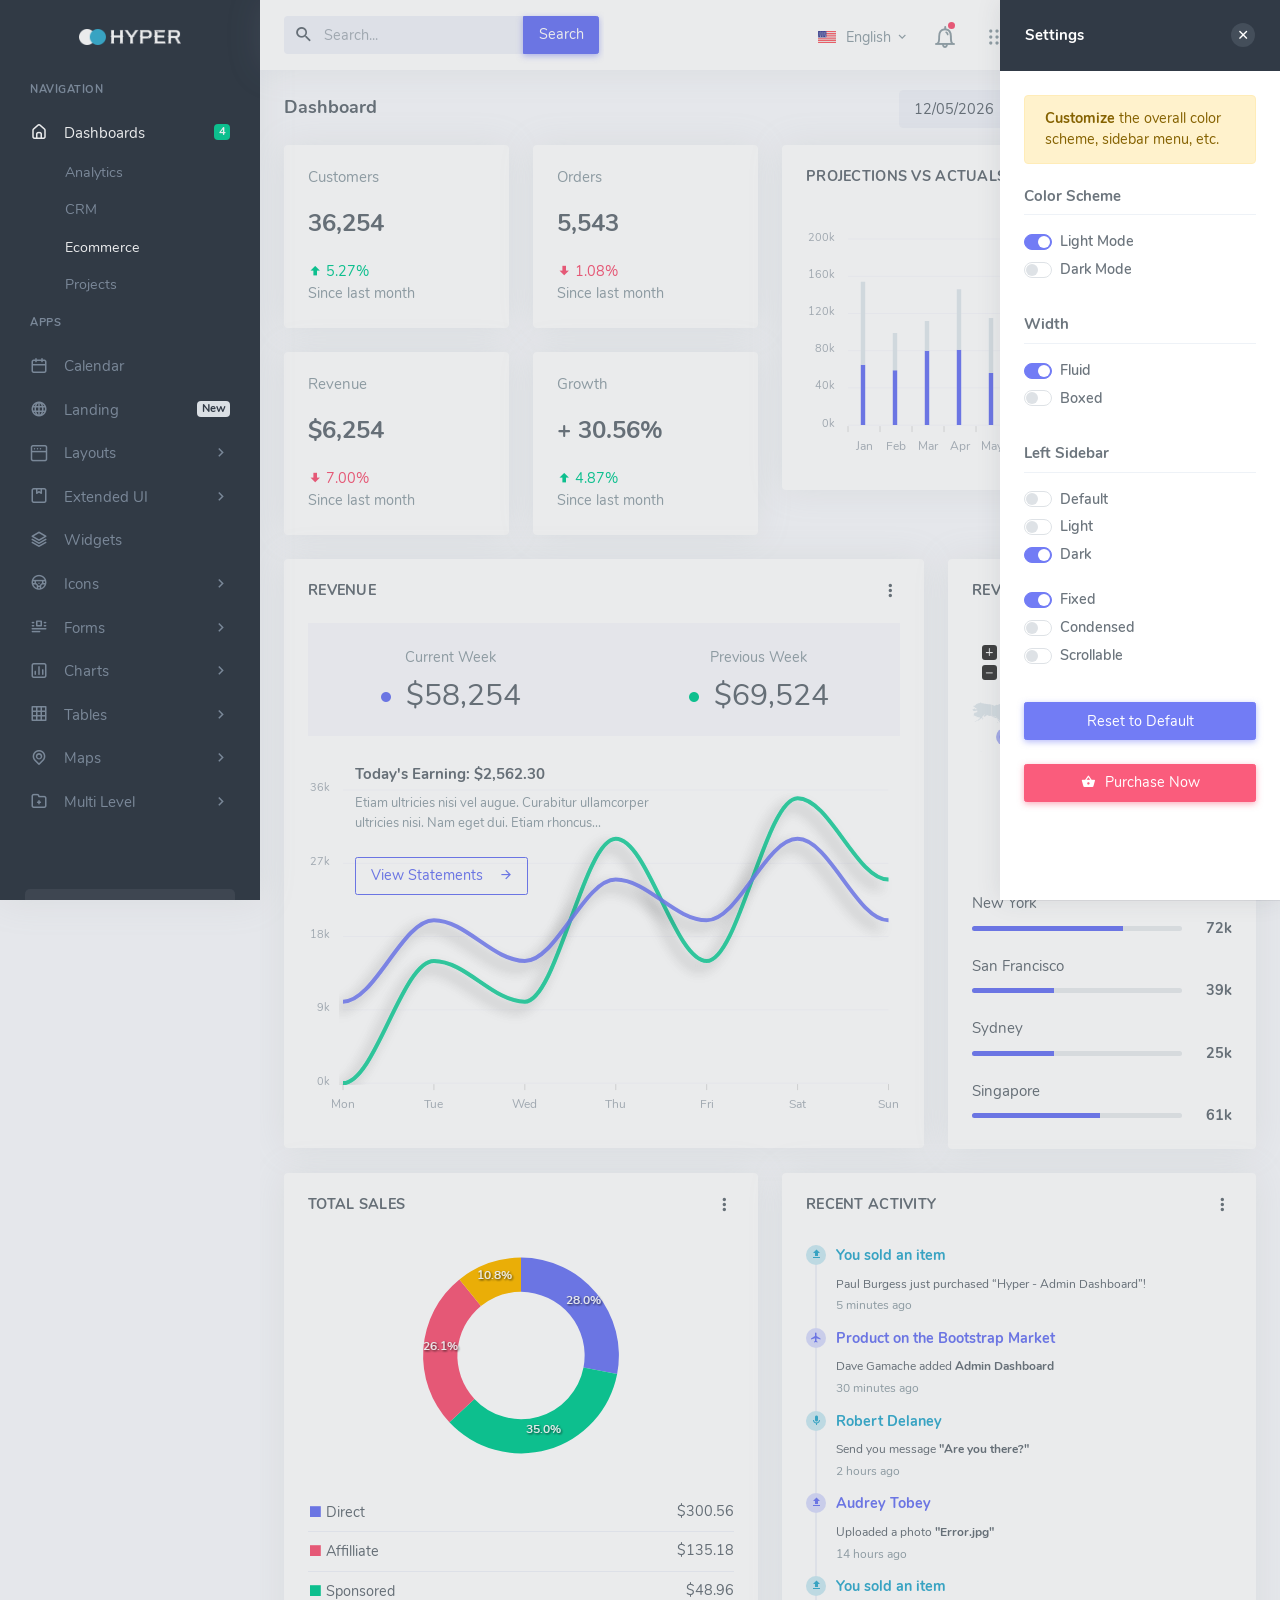
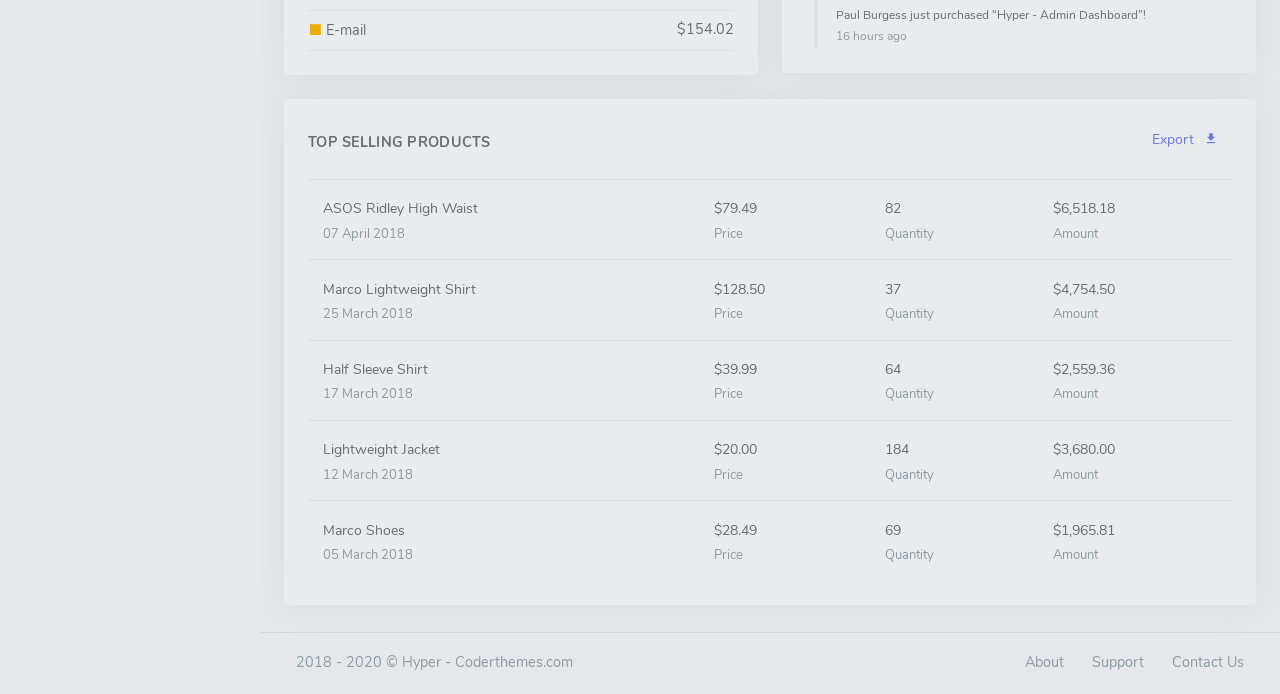
<file: index.html>
<!DOCTYPE html>
    <html lang="en">

    <head>
        <meta charset="utf-8" />
        <title>Hyper - Responsive Bootstrap 4 Admin Dashboard</title>
        <meta name="viewport" content="width=device-width, initial-scale=1.0">
        <meta content="A fully featured admin theme which can be used to build CRM, CMS, etc." name="description" />
        <meta content="Coderthemes" name="author" />
        <!-- App favicon -->
        <link rel="shortcut icon" href="assets/images/favicon.ico">

        <!-- third party css -->
        <link href="assets/css/vendor/jquery-jvectormap-1.2.2.css" rel="stylesheet" type="text/css" />
        <!-- third party css end -->

        <!-- App css -->
        <link href="assets/css/icons.min.css" rel="stylesheet" type="text/css" />
        <link href="assets/css/app.min.css" rel="stylesheet" type="text/css" id="light-style" />
        <link href="assets/css/app-dark.min.css" rel="stylesheet" type="text/css" id="dark-style" />

    </head>

    <body class="loading" data-layout-config='{"leftSideBarTheme":"dark","layoutBoxed":false, "leftSidebarCondensed":false, "leftSidebarScrollable":false,"darkMode":false, "showRightSidebarOnStart": true}'>
        <!-- Begin page -->
        <div class="wrapper">
            <!-- ========== Left Sidebar Start ========== -->
            <div class="left-side-menu">
    
                <!-- LOGO -->
                <a href="index.html" class="logo text-center logo-light">
                    <span class="logo-lg">
                        <img src="assets/images/logo.png" alt="" height="16">
                    </span>
                    <span class="logo-sm">
                        <img src="assets/images/logo_sm.png" alt="" height="16">
                    </span>
                </a>

                <!-- LOGO -->
                <a href="index.html" class="logo text-center logo-dark">
                    <span class="logo-lg">
                        <img src="assets/images/logo-dark.png" alt="" height="16">
                    </span>
                    <span class="logo-sm">
                        <img src="assets/images/logo_sm_dark.png" alt="" height="16">
                    </span>
                </a>
    
                <div class="h-100" id="left-side-menu-container" data-simplebar>

                    <!--- Sidemenu -->
                    <ul class="metismenu side-nav">

                        <li class="side-nav-title side-nav-item">Navigation</li>

                        <li class="side-nav-item">
                            <a href="javascript: void(0);" class="side-nav-link">
                                <i class="uil-home-alt"></i>
                                <span class="badge badge-success float-right">4</span>
                                <span> Dashboards </span>
                            </a>
                            <ul class="side-nav-second-level" aria-expanded="false">
                                <li>
                                    <a href="dashboard-analytics.html">Analytics</a>
                                </li>
                                <li>
                                    <a href="dashboard-crm.html">CRM</a>
                                </li>
                                <li>
                                    <a href="index.html">Ecommerce</a>
                                </li>
                                <li>
                                    <a href="dashboard-projects.html">Projects</a>
                                </li>
                            </ul>
                        </li>

                        <li class="side-nav-title side-nav-item">Apps</li>

                        <li class="side-nav-item">
                            <a href="apps-calendar.html" class="side-nav-link">
                                <i class="uil-calender"></i>
                                <span> Calendar </span>
                            </a>
                        </li>

                        <li class="side-nav-item">
                            <a href="landing.html" target="_blank" class="side-nav-link">
                                <i class="uil-globe"></i>
                                <span class="badge badge-light float-right">New</span>
                                <span> Landing </span>
                            </a>
                        </li>

                        <li class="side-nav-item">
                            <a href="javascript: void(0);" class="side-nav-link">
                                <i class="uil-window"></i>
                                <span> Layouts </span>
                                <span class="menu-arrow"></span>
                            </a>
                            <ul class="side-nav-second-level" aria-expanded="false">
                                <li>
                                    <a href="layouts-horizontal.html">Horizontal</a>
                                </li>
                                <li>
                                    <a href="layouts-detached.html">Detached</a>
                                </li>
                            </ul>
                        </li>
             
            
                        <li class="side-nav-item">
                            <a href="javascript: void(0);" class="side-nav-link">
                                <i class="uil-package"></i>
                                <span> Extended UI </span>
                                <span class="menu-arrow"></span>
                            </a>
                            <ul class="side-nav-second-level" aria-expanded="false">
                                <li>
                                    <a href="extended-dragula.html">Dragula</a>
                                </li>
                                <li>
                                    <a href="extended-range-slider.html">Range Slider</a>
                                </li>
                                <li>
                                    <a href="extended-ratings.html">Ratings</a>
                                </li>
                                <li>
                                    <a href="extended-scrollbar.html">Scrollbar</a>
                                </li>
                                <li>
                                    <a href="extended-scrollspy.html">Scrollspy</a>
                                </li>
                            </ul>
                        </li>

                        <li class="side-nav-item">
                            <a href="widgets.html" class="side-nav-link">
                                <i class="uil-layer-group"></i>
                                <span> Widgets </span>
                            </a>
                        </li>

                        <li class="side-nav-item">
                            <a href="javascript: void(0);" class="side-nav-link">
                                <i class="uil-streering"></i>
                                <span> Icons </span>
                                <span class="menu-arrow"></span>
                            </a>
                            <ul class="side-nav-second-level" aria-expanded="false">
                                <li>
                                    <a href="icons-dripicons.html">Dripicons</a>
                                </li>
                                <li>
                                    <a href="icons-mdi.html">Material Design</a>
                                </li>
                                <li>
                                    <a href="icons-unicons.html">Unicons</a>
                                </li>
                            </ul>
                        </li>

                        <li class="side-nav-item">
                            <a href="javascript: void(0);" class="side-nav-link">
                                <i class="uil-document-layout-center"></i>
                                <span> Forms </span>
                                <span class="menu-arrow"></span>
                            </a>
                            <ul class="side-nav-second-level" aria-expanded="false">
                                <li>
                                    <a href="form-elements.html">Basic Elements</a>
                                </li>
                                <li>
                                    <a href="form-advanced.html">Form Advanced</a>
                                </li>
                                <li>
                                    <a href="form-validation.html">Validation</a>
                                </li>
                                <li>
                                    <a href="form-wizard.html">Wizard</a>
                                </li>
                                <li>
                                    <a href="form-fileuploads.html">File Uploads</a>
                                </li>
                                <li>
                                    <a href="form-editors.html">Editors</a>
                                </li>
                            </ul>
                        </li>

                        <li class="side-nav-item">
                            <a href="javascript: void(0);" class="side-nav-link">
                                <i class="uil-chart"></i>
                                <span> Charts </span>
                                <span class="menu-arrow"></span>
                            </a>
                            <ul class="side-nav-second-level" aria-expanded="false">
                                <li class="side-nav-item">
                                    <a href="javascript: void(0);" aria-expanded="false">Apex Charts
                                        <span class="menu-arrow"></span>
                                    </a>
                                    <ul class="side-nav-third-level" aria-expanded="false">
                                        <li>
                                            <a href="charts-apex-area.html">Area</a>
                                        </li>
                                        <li>
                                            <a href="charts-apex-bar.html">Bar</a>
                                        </li>
                                        <li>
                                            <a href="charts-apex-bubble.html">Bubble</a>
                                        </li>
                                        <li>
                                            <a href="charts-apex-candlestick.html">Candlestick</a>
                                        </li>
                                        <li>
                                            <a href="charts-apex-column.html">Column</a>
                                        </li>
                                        <li>
                                            <a href="charts-apex-heatmap.html">Heatmap</a>
                                        </li>
                                        <li>
                                            <a href="charts-apex-line.html">Line</a>
                                        </li>
                                        <li>
                                            <a href="charts-apex-mixed.html">Mixed</a>
                                        </li>
                                        <li>
                                            <a href="charts-apex-pie.html">Pie</a>
                                        </li>
                                        <li>
                                            <a href="charts-apex-radar.html">Radar</a>
                                        </li>
                                        <li>
                                            <a href="charts-apex-radialbar.html">RadialBar</a>
                                        </li>
                                        <li>
                                            <a href="charts-apex-scatter.html">Scatter</a>
                                        </li>
                                        <li>
                                            <a href="charts-apex-sparklines.html">Sparklines</a>
                                        </li>
                            
                                    </ul>
                                </li>
                                <li>
                                    <a href="charts-brite.html">Britecharts</a>
                                </li>
                                <li>
                                    <a href="charts-chartjs.html">Chartjs</a>
                                </li>
                                <li>
                                    <a href="charts-sparkline.html">Sparklines</a>
                                </li>
                            </ul>
                        </li>

                        <li class="side-nav-item">
                            <a href="javascript: void(0);" class="side-nav-link">
                                <i class="uil-table"></i>
                                <span> Tables </span>
                                <span class="menu-arrow"></span>
                            </a>
                            <ul class="side-nav-second-level" aria-expanded="false">
                                <li>
                                    <a href="tables-basic.html">Basic Tables</a>
                                </li>
                                <li>
                                    <a href="tables-datatable.html">Data Tables</a>
                                </li>
                            </ul>
                        </li>

                        <li class="side-nav-item">
                            <a href="javascript: void(0);" class="side-nav-link">
                                <i class="uil-location-point"></i>
                                <span> Maps </span>
                                <span class="menu-arrow"></span>
                            </a>
                            <ul class="side-nav-second-level" aria-expanded="false">
                                <li>
                                    <a href="maps-google.html">Google Maps</a>
                                </li>
                                <li>
                                    <a href="maps-vector.html">Vector Maps</a>
                                </li>
                            </ul>
                        </li>

                        <li class="side-nav-item">
                            <a href="javascript: void(0);" class="side-nav-link">
                                <i class="uil-folder-plus"></i>
                                <span> Multi Level </span>
                                <span class="menu-arrow"></span>
                            </a>
                            <ul class="side-nav-second-level" aria-expanded="false">
                                <li class="side-nav-item">
                                    <a href="javascript: void(0);" aria-expanded="false">Second Level
                                        <span class="menu-arrow"></span>
                                    </a>
                                    <ul class="side-nav-third-level" aria-expanded="false">
                                        <li>
                                            <a href="javascript: void(0);">Item 1</a>
                                        </li>
                                        <li>
                                            <a href="javascript: void(0);">Item 2</a>
                                        </li>
                                    </ul>
                                </li>
                                <li class="side-nav-item">
                                    <a href="javascript: void(0);" aria-expanded="false">Third Level
                                        <span class="menu-arrow"></span>
                                    </a>
                                    <ul class="side-nav-third-level" aria-expanded="false">
                                        <li>
                                            <a href="javascript: void(0);">Item 1</a>
                                        </li>
                                        <li class="side-nav-item">
                                            <a href="javascript: void(0);" aria-expanded="false">Item 2
                                                <span class="menu-arrow"></span>
                                            </a>
                                            <ul class="side-nav-forth-level" aria-expanded="false">
                                                <li>
                                                    <a href="javascript: void(0);">Item 2.1</a>
                                                </li>
                                                <li>
                                                    <a href="javascript: void(0);">Item 2.2</a>
                                                </li>
                                            </ul>
                                        </li>
                                    </ul>
                                </li>
                            </ul>
                        </li>
            
                    </ul>

                    <!-- Help Box -->
                    <div class="help-box text-white text-center">
                        <a href="javascript: void(0);" class="float-right close-btn text-white">
                            <i class="mdi mdi-close"></i>
                        </a>
                        <img src="assets/images/help-icon.svg" height="90" alt="Helper Icon Image" />
                        <h5 class="mt-3">Unlimited Access</h5>
                        <p class="mb-3">Upgrade to plan to get access to unlimited reports</p>
                        <a href="javascript: void(0);" class="btn btn-outline-light btn-sm">Upgrade</a>
                    </div>
                    <!-- end Help Box -->
                    <!-- End Sidebar -->

                    <div class="clearfix"></div>

                </div>
                <!-- Sidebar -left -->

            </div>
            <!-- Left Sidebar End -->

            <!-- ============================================================== -->
            <!-- Start Page Content here -->
            <!-- ============================================================== -->

            <div class="content-page">
                <div class="content">
                    <!-- Topbar Start -->
                    <div class="navbar-custom">
                        <ul class="list-unstyled topbar-right-menu float-right mb-0">
                            <li class="dropdown notification-list d-lg-none">
                                <a class="nav-link dropdown-toggle arrow-none" data-toggle="dropdown" href="#" role="button" aria-haspopup="false" aria-expanded="false">
                                    <i class="dripicons-search noti-icon"></i>
                                </a>
                                <div class="dropdown-menu dropdown-menu-animated dropdown-lg p-0">
                                    <form class="p-3">
                                        <input type="text" class="form-control" placeholder="Search ..." aria-label="Recipient's username">
                                    </form>
                                </div>
                            </li>
                            <li class="dropdown notification-list topbar-dropdown">
                                <a class="nav-link dropdown-toggle arrow-none" data-toggle="dropdown" href="#" role="button" aria-haspopup="false" aria-expanded="false">
                                    <img src="assets/images/flags/us.jpg" alt="user-image" class="mr-0 mr-sm-1" height="12"> 
                                    <span class="align-middle d-none d-sm-inline-block">English</span> <i class="mdi mdi-chevron-down d-none d-sm-inline-block align-middle"></i>
                                </a>
                                <div class="dropdown-menu dropdown-menu-right dropdown-menu-animated topbar-dropdown-menu">

                                    <!-- item-->
                                    <a href="javascript:void(0);" class="dropdown-item notify-item">
                                        <img src="assets/images/flags/germany.jpg" alt="user-image" class="mr-1" height="12"> <span class="align-middle">German</span>
                                    </a>

                                    <!-- item-->
                                    <a href="javascript:void(0);" class="dropdown-item notify-item">
                                        <img src="assets/images/flags/italy.jpg" alt="user-image" class="mr-1" height="12"> <span class="align-middle">Italian</span>
                                    </a>
                
                                    <!-- item-->
                                    <a href="javascript:void(0);" class="dropdown-item notify-item">
                                        <img src="assets/images/flags/spain.jpg" alt="user-image" class="mr-1" height="12"> <span class="align-middle">Spanish</span>
                                    </a>

                                    <!-- item-->
                                    <a href="javascript:void(0);" class="dropdown-item notify-item">
                                        <img src="assets/images/flags/russia.jpg" alt="user-image" class="mr-1" height="12"> <span class="align-middle">Russian</span>
                                    </a>

                                </div>
                            </li>

                            <li class="dropdown notification-list">
                                <a class="nav-link dropdown-toggle arrow-none" data-toggle="dropdown" href="#" role="button" aria-haspopup="false" aria-expanded="false">
                                    <i class="dripicons-bell noti-icon"></i>
                                    <span class="noti-icon-badge"></span>
                                </a>
                                <div class="dropdown-menu dropdown-menu-right dropdown-menu-animated dropdown-lg">

                                    <!-- item-->
                                    <div class="dropdown-item noti-title">
                                        <h5 class="m-0">
                                            <span class="float-right">
                                                <a href="javascript: void(0);" class="text-dark">
                                                    <small>Clear All</small>
                                                </a>
                                            </span>Notification
                                        </h5>
                                    </div>

                                    <div style="max-height: 230px;" data-simplebar>
                                        <!-- item-->
                                        <a href="javascript:void(0);" class="dropdown-item notify-item">
                                            <div class="notify-icon bg-primary">
                                                <i class="mdi mdi-comment-account-outline"></i>
                                            </div>
                                            <p class="notify-details">Caleb Flakelar commented on Admin
                                                <small class="text-muted">1 min ago</small>
                                            </p>
                                        </a>

                                        <!-- item-->
                                        <a href="javascript:void(0);" class="dropdown-item notify-item">
                                            <div class="notify-icon bg-info">
                                                <i class="mdi mdi-account-plus"></i>
                                            </div>
                                            <p class="notify-details">New user registered.
                                                <small class="text-muted">5 hours ago</small>
                                            </p>
                                        </a>

                                        <!-- item-->
                                        <a href="javascript:void(0);" class="dropdown-item notify-item">
                                            <div class="notify-icon">
                                                <img src="assets/images/users/avatar-2.jpg" class="img-fluid rounded-circle" alt="" /> </div>
                                            <p class="notify-details">Cristina Pride</p>
                                            <p class="text-muted mb-0 user-msg">
                                                <small>Hi, How are you? What about our next meeting</small>
                                            </p>
                                        </a>

                                        <!-- item-->
                                        <a href="javascript:void(0);" class="dropdown-item notify-item">
                                            <div class="notify-icon bg-primary">
                                                <i class="mdi mdi-comment-account-outline"></i>
                                            </div>
                                            <p class="notify-details">Caleb Flakelar commented on Admin
                                                <small class="text-muted">4 days ago</small>
                                            </p>
                                        </a>

                                        <!-- item-->
                                        <a href="javascript:void(0);" class="dropdown-item notify-item">
                                            <div class="notify-icon">
                                                <img src="assets/images/users/avatar-4.jpg" class="img-fluid rounded-circle" alt="" /> </div>
                                            <p class="notify-details">Karen Robinson</p>
                                            <p class="text-muted mb-0 user-msg">
                                                <small>Wow ! this admin looks good and awesome design</small>
                                            </p>
                                        </a>

                                        <!-- item-->
                                        <a href="javascript:void(0);" class="dropdown-item notify-item">
                                            <div class="notify-icon bg-info">
                                                <i class="mdi mdi-heart"></i>
                                            </div>
                                            <p class="notify-details">Carlos Crouch liked
                                                <b>Admin</b>
                                                <small class="text-muted">13 days ago</small>
                                            </p>
                                        </a>
                                    </div>

                                    <!-- All-->
                                    <a href="javascript:void(0);" class="dropdown-item text-center text-primary notify-item notify-all">
                                        View All
                                    </a>

                                </div>
                            </li>

                            <li class="dropdown notification-list d-none d-sm-inline-block">
                                <a class="nav-link dropdown-toggle arrow-none" data-toggle="dropdown" href="#" role="button" aria-haspopup="false" aria-expanded="false">
                                    <i class="dripicons-view-apps noti-icon"></i>
                                </a>
                                <div class="dropdown-menu dropdown-menu-right dropdown-menu-animated dropdown-lg p-0">

                                    <div class="p-2">
                                        <div class="row no-gutters">
                                            <div class="col">
                                                <a class="dropdown-icon-item" href="#">
                                                    <img src="assets/images/brands/slack.png" alt="slack">
                                                    <span>Slack</span>
                                                </a>
                                            </div>
                                            <div class="col">
                                                <a class="dropdown-icon-item" href="#">
                                                    <img src="assets/images/brands/github.png" alt="Github">
                                                    <span>GitHub</span>
                                                </a>
                                            </div>
                                            <div class="col">
                                                <a class="dropdown-icon-item" href="#">
                                                    <img src="assets/images/brands/dribbble.png" alt="dribbble">
                                                    <span>Dribbble</span>
                                                </a>
                                            </div>
                                        </div>

                                        <div class="row no-gutters">
                                            <div class="col">
                                                <a class="dropdown-icon-item" href="#">
                                                    <img src="assets/images/brands/bitbucket.png" alt="bitbucket">
                                                    <span>Bitbucket</span>
                                                </a>
                                            </div>
                                            <div class="col">
                                                <a class="dropdown-icon-item" href="#">
                                                    <img src="assets/images/brands/dropbox.png" alt="dropbox">
                                                    <span>Dropbox</span>
                                                </a>
                                            </div>
                                            <div class="col">
                                                <a class="dropdown-icon-item" href="#">
                                                    <img src="assets/images/brands/g-suite.png" alt="G Suite">
                                                    <span>G Suite</span>
                                                </a>
                                            </div>
            
                                        </div>
                                    </div>

                                </div>
                            </li>

                            <li class="notification-list">
                                <a class="nav-link right-bar-toggle" href="javascript: void(0);">
                                    <i class="dripicons-gear noti-icon"></i>
                                </a>
                            </li>

                            <li class="dropdown notification-list">
                                <a class="nav-link dropdown-toggle nav-user arrow-none mr-0" data-toggle="dropdown" href="#" role="button" aria-haspopup="false"
                                    aria-expanded="false">
                                    <span class="account-user-avatar"> 
                                        <img src="assets/images/users/avatar-1.jpg" alt="user-image" class="rounded-circle">
                                    </span>
                                    <span>
                                        <span class="account-user-name">Dominic Keller</span>
                                        <span class="account-position">Founder</span>
                                    </span>
                                </a>
                                <div class="dropdown-menu dropdown-menu-right dropdown-menu-animated topbar-dropdown-menu profile-dropdown">
                                    <!-- item-->
                                    <div class=" dropdown-header noti-title">
                                        <h6 class="text-overflow m-0">Welcome !</h6>
                                    </div>

                                    <!-- item-->
                                    <a href="javascript:void(0);" class="dropdown-item notify-item">
                                        <i class="mdi mdi-account-circle mr-1"></i>
                                        <span>My Account</span>
                                    </a>

                                    <!-- item-->
                                    <a href="javascript:void(0);" class="dropdown-item notify-item">
                                        <i class="mdi mdi-account-edit mr-1"></i>
                                        <span>Settings</span>
                                    </a>

                                    <!-- item-->
                                    <a href="javascript:void(0);" class="dropdown-item notify-item">
                                        <i class="mdi mdi-lifebuoy mr-1"></i>
                                        <span>Support</span>
                                    </a>

                                    <!-- item-->
                                    <a href="javascript:void(0);" class="dropdown-item notify-item">
                                        <i class="mdi mdi-lock-outline mr-1"></i>
                                        <span>Lock Screen</span>
                                    </a>

                                    <!-- item-->
                                    <a href="javascript:void(0);" class="dropdown-item notify-item">
                                        <i class="mdi mdi-logout mr-1"></i>
                                        <span>Logout</span>
                                    </a>

                                </div>
                            </li>

                        </ul>
                        <button class="button-menu-mobile open-left disable-btn">
                            <i class="mdi mdi-menu"></i>
                        </button>
                        <div class="app-search dropdown d-none d-lg-block">
                            <form>
                                <div class="input-group">
                                    <input type="text" class="form-control dropdown-toggle" placeholder="Search..." id="top-search">
                                    <span class="mdi mdi-magnify search-icon"></span>
                                    <div class="input-group-append">
                                        <button class="btn btn-primary" type="submit">Search</button>
                                    </div>
                                </div>
             
                            </form>

                            <div class="dropdown-menu dropdown-menu-animated dropdown-lg" id="search-dropdown">
                                <!-- item-->
                                <div class="dropdown-header noti-title">
                                    <h5 class="text-overflow mb-2">Found <span class="text-danger">17</span> results</h5>
                                </div>

                                <!-- item-->
                                <a href="javascript:void(0);" class="dropdown-item notify-item">
                                    <i class="uil-notes font-16 mr-1"></i>
                                    <span>Analytics Report</span>
                                </a>

                                <!-- item-->
                                <a href="javascript:void(0);" class="dropdown-item notify-item">
                                    <i class="uil-life-ring font-16 mr-1"></i>
                                    <span>How can I help you?</span>
                                </a>

                                <!-- item-->
                                <a href="javascript:void(0);" class="dropdown-item notify-item">
                                    <i class="uil-cog font-16 mr-1"></i>
                                    <span>User profile settings</span>
                                </a>

                                <!-- item-->
                                <div class="dropdown-header noti-title">
                                    <h6 class="text-overflow mb-2 text-uppercase">Users</h6>
                                </div>

                                <div class="notification-list">
                                    <!-- item-->
                                    <a href="javascript:void(0);" class="dropdown-item notify-item">
                                        <div class="media">
                                            <img class="d-flex mr-2 rounded-circle" src="assets/images/users/avatar-2.jpg" alt="Generic placeholder image" height="32">
                                            <div class="media-body">
                                                <h5 class="m-0 font-14">Erwin Brown</h5>
                                                <span class="font-12 mb-0">UI Designer</span>
                                            </div>
                                        </div>
                                    </a>

                                    <!-- item-->
                                    <a href="javascript:void(0);" class="dropdown-item notify-item">
                                        <div class="media">
                                            <img class="d-flex mr-2 rounded-circle" src="assets/images/users/avatar-5.jpg" alt="Generic placeholder image" height="32">
                                            <div class="media-body">
                                                <h5 class="m-0 font-14">Jacob Deo</h5>
                                                <span class="font-12 mb-0">Developer</span>
                                            </div>
                                        </div>
                                    </a>
                                </div>
                            </div>
                        </div>
                    </div>
                    <!-- end Topbar -->
                    
                    <!-- Start Content-->
                    <div class="container-fluid">

                        <!-- start page title -->
                        <div class="row">
                            <div class="col-12">
                                <div class="page-title-box">
                                    <div class="page-title-right">
                                        <form class="form-inline">
                                            <div class="form-group">
                                                <div class="input-group">
                                                    <input type="text" class="form-control form-control-light" id="dash-daterange">
                                                    <div class="input-group-append">
                                                        <span class="input-group-text bg-primary border-primary text-white">
                                                            <i class="mdi mdi-calendar-range font-13"></i>
                                                        </span>
                                                    </div>
                                                </div>
                                            </div>
                                            <a href="javascript: void(0);" class="btn btn-primary ml-2">
                                                <i class="mdi mdi-autorenew"></i>
                                            </a>
                                            <a href="javascript: void(0);" class="btn btn-primary ml-1">
                                                <i class="mdi mdi-filter-variant"></i>
                                            </a>
                                        </form>
                                    </div>
                                    <h4 class="page-title">Dashboard</h4>
                                </div>
                            </div>
                        </div>
                        <!-- end page title -->

                        <div class="row">
                            <div class="col-xl-5 col-lg-6">

                                <div class="row">
                                    <div class="col-lg-6">
                                        <div class="card widget-flat">
                                            <div class="card-body">
                                                <div class="float-right">
                                                    <i class="mdi mdi-account-multiple widget-icon"></i>
                                                </div>
                                                <h5 class="text-muted font-weight-normal mt-0" title="Number of Customers">Customers</h5>
                                                <h3 class="mt-3 mb-3">36,254</h3>
                                                <p class="mb-0 text-muted">
                                                    <span class="text-success mr-2"><i class="mdi mdi-arrow-up-bold"></i> 5.27%</span>
                                                    <span class="text-nowrap">Since last month</span>  
                                                </p>
                                            </div> <!-- end card-body-->
                                        </div> <!-- end card-->
                                    </div> <!-- end col-->

                                    <div class="col-lg-6">
                                        <div class="card widget-flat">
                                            <div class="card-body">
                                                <div class="float-right">
                                                    <i class="mdi mdi-cart-plus widget-icon"></i>
                                                </div>
                                                <h5 class="text-muted font-weight-normal mt-0" title="Number of Orders">Orders</h5>
                                                <h3 class="mt-3 mb-3">5,543</h3>
                                                <p class="mb-0 text-muted">
                                                    <span class="text-danger mr-2"><i class="mdi mdi-arrow-down-bold"></i> 1.08%</span>
                                                    <span class="text-nowrap">Since last month</span>
                                                </p>
                                            </div> <!-- end card-body-->
                                        </div> <!-- end card-->
                                    </div> <!-- end col-->
                                </div> <!-- end row -->

                                <div class="row">
                                    <div class="col-lg-6">
                                        <div class="card widget-flat">
                                            <div class="card-body">
                                                <div class="float-right">
                                                    <i class="mdi mdi-currency-usd widget-icon"></i>
                                                </div>
                                                <h5 class="text-muted font-weight-normal mt-0" title="Average Revenue">Revenue</h5>
                                                <h3 class="mt-3 mb-3">$6,254</h3>
                                                <p class="mb-0 text-muted">
                                                    <span class="text-danger mr-2"><i class="mdi mdi-arrow-down-bold"></i> 7.00%</span>
                                                    <span class="text-nowrap">Since last month</span>
                                                </p>
                                            </div> <!-- end card-body-->
                                        </div> <!-- end card-->
                                    </div> <!-- end col-->

                                    <div class="col-lg-6">
                                        <div class="card widget-flat">
                                            <div class="card-body">
                                                <div class="float-right">
                                                    <i class="mdi mdi-pulse widget-icon"></i>
                                                </div>
                                                <h5 class="text-muted font-weight-normal mt-0" title="Growth">Growth</h5>
                                                <h3 class="mt-3 mb-3">+ 30.56%</h3>
                                                <p class="mb-0 text-muted">
                                                    <span class="text-success mr-2"><i class="mdi mdi-arrow-up-bold"></i> 4.87%</span>
                                                    <span class="text-nowrap">Since last month</span>
                                                </p>
                                            </div> <!-- end card-body-->
                                        </div> <!-- end card-->
                                    </div> <!-- end col-->
                                </div> <!-- end row -->

                            </div> <!-- end col -->

                            <div class="col-xl-7  col-lg-6">
                                <div class="card">
                                    <div class="card-body">
                                        <div class="dropdown float-right">
                                            <a href="#" class="dropdown-toggle arrow-none card-drop" data-toggle="dropdown" aria-expanded="false">
                                                <i class="mdi mdi-dots-vertical"></i>
                                            </a>
                                            <div class="dropdown-menu dropdown-menu-right">
                                                <!-- item-->
                                                <a href="javascript:void(0);" class="dropdown-item">Sales Report</a>
                                                <!-- item-->
                                                <a href="javascript:void(0);" class="dropdown-item">Export Report</a>
                                                <!-- item-->
                                                <a href="javascript:void(0);" class="dropdown-item">Profit</a>
                                                <!-- item-->
                                                <a href="javascript:void(0);" class="dropdown-item">Action</a>
                                            </div>
                                        </div>
                                        <h4 class="header-title mb-3">Projections Vs Actuals</h4>

                                        <div id="high-performing-product" class="apex-charts"
                                            data-colors="#727cf5,#e3eaef"></div>
                                            
                                    </div> <!-- end card-body-->
                                </div> <!-- end card-->

                            </div> <!-- end col -->
                        </div>
                        <!-- end row -->

                        <div class="row">
                            <div class="col-lg-8">
                                <div class="card">
                                    <div class="card-body">
                                        <div class="dropdown float-right">
                                            <a href="#" class="dropdown-toggle arrow-none card-drop" data-toggle="dropdown" aria-expanded="false">
                                                <i class="mdi mdi-dots-vertical"></i>
                                            </a>
                                            <div class="dropdown-menu dropdown-menu-right">
                                                <!-- item-->
                                                <a href="javascript:void(0);" class="dropdown-item">Sales Report</a>
                                                <!-- item-->
                                                <a href="javascript:void(0);" class="dropdown-item">Export Report</a>
                                                <!-- item-->
                                                <a href="javascript:void(0);" class="dropdown-item">Profit</a>
                                                <!-- item-->
                                                <a href="javascript:void(0);" class="dropdown-item">Action</a>
                                            </div>
                                        </div>
                                        <h4 class="header-title mb-3">Revenue</h4>

                                        <div class="chart-content-bg">
                                            <div class="row text-center">
                                                <div class="col-md-6">
                                                    <p class="text-muted mb-0 mt-3">Current Week</p>
                                                    <h2 class="font-weight-normal mb-3">
                                                        <small class="mdi mdi-checkbox-blank-circle text-primary align-middle mr-1"></small>
                                                        <span>$58,254</span>
                                                    </h2>
                                                </div>
                                                <div class="col-md-6">
                                                    <p class="text-muted mb-0 mt-3">Previous Week</p>
                                                    <h2 class="font-weight-normal mb-3">
                                                        <small class="mdi mdi-checkbox-blank-circle text-success align-middle mr-1"></small>
                                                        <span>$69,524</span>
                                                    </h2>
                                                </div>
                                            </div>
                                        </div>

                                        <div class="dash-item-overlay d-none d-md-block">
                                            <h5>Today's Earning: $2,562.30</h5>
                                            <p class="text-muted font-13 mb-3 mt-2">Etiam ultricies nisi vel augue. Curabitur ullamcorper ultricies nisi. Nam eget dui.
                                                Etiam rhoncus...</p>
                                            <a href="javascript: void(0);" class="btn btn-outline-primary">View Statements
                                                <i class="mdi mdi-arrow-right ml-2"></i>
                                            </a>
                                        </div>

                                        <div id="revenue-chart" class="apex-charts mt-3" 
                                            data-colors="#727cf5,#0acf97"></div>
                                    </div> <!-- end card-body-->
                                </div> <!-- end card-->
                            </div> <!-- end col-->

                            <div class="col-lg-4">
                                <div class="card">
                                    <div class="card-body">
                                        <div class="dropdown float-right">
                                            <a href="#" class="dropdown-toggle arrow-none card-drop" data-toggle="dropdown" aria-expanded="false">
                                                <i class="mdi mdi-dots-vertical"></i>
                                            </a>
                                            <div class="dropdown-menu dropdown-menu-right">
                                                <!-- item-->
                                                <a href="javascript:void(0);" class="dropdown-item">Sales Report</a>
                                                <!-- item-->
                                                <a href="javascript:void(0);" class="dropdown-item">Export Report</a>
                                                <!-- item-->
                                                <a href="javascript:void(0);" class="dropdown-item">Profit</a>
                                                <!-- item-->
                                                <a href="javascript:void(0);" class="dropdown-item">Action</a>
                                            </div>
                                        </div>
                                        <h4 class="header-title">Revenue By Location</h4>
                                        <div class="mb-4 mt-4">
                                            <div id="world-map-markers" style="height: 224px"></div>
                                        </div>

                                        <h5 class="mb-1 mt-0 font-weight-normal">New York</h5>
                                        <div class="progress-w-percent">
                                            <span class="progress-value font-weight-bold">72k </span>
                                            <div class="progress progress-sm">
                                                <div class="progress-bar" role="progressbar" style="width: 72%;" aria-valuenow="72" aria-valuemin="0" aria-valuemax="100"></div>
                                            </div>
                                        </div>

                                        <h5 class="mb-1 mt-0 font-weight-normal">San Francisco</h5>
                                        <div class="progress-w-percent">
                                            <span class="progress-value font-weight-bold">39k </span>
                                            <div class="progress progress-sm">
                                                <div class="progress-bar" role="progressbar" style="width: 39%;" aria-valuenow="39" aria-valuemin="0" aria-valuemax="100"></div>
                                            </div>
                                        </div>

                                        <h5 class="mb-1 mt-0 font-weight-normal">Sydney</h5>
                                        <div class="progress-w-percent">
                                            <span class="progress-value font-weight-bold">25k </span>
                                            <div class="progress progress-sm">
                                                <div class="progress-bar" role="progressbar" style="width: 39%;" aria-valuenow="39" aria-valuemin="0" aria-valuemax="100"></div>
                                            </div>
                                        </div>

                                        <h5 class="mb-1 mt-0 font-weight-normal">Singapore</h5>
                                        <div class="progress-w-percent mb-0">
                                            <span class="progress-value font-weight-bold">61k </span>
                                            <div class="progress progress-sm">
                                                <div class="progress-bar" role="progressbar" style="width: 61%;" aria-valuenow="61" aria-valuemin="0" aria-valuemax="100"></div>
                                            </div>
                                        </div>
                                    </div> <!-- end card-body-->
                                </div> <!-- end card-->
                            </div> <!-- end col-->
                        </div>
                        <!-- end row -->


                        <div class="row">
                            <div class="col-xl-6 col-lg-12 order-lg-2 order-xl-1">
                                <div class="card">
                                    <div class="card-body">
                                        <a href="" class="btn btn-sm btn-link float-right mb-3">Export
                                            <i class="mdi mdi-download ml-1"></i>
                                        </a>
                                        <h4 class="header-title mt-2">Top Selling Products</h4>

                                        <div class="table-responsive">
                                            <table class="table table-centered table-nowrap table-hover mb-0">
                                                <tbody>
                                                    <tr>
                                                        <td>
                                                            <h5 class="font-14 my-1 font-weight-normal">ASOS Ridley High Waist</h5>
                                                            <span class="text-muted font-13">07 April 2018</span>
                                                        </td>
                                                        <td>
                                                            <h5 class="font-14 my-1 font-weight-normal">$79.49</h5>
                                                            <span class="text-muted font-13">Price</span>
                                                        </td>
                                                        <td>
                                                            <h5 class="font-14 my-1 font-weight-normal">82</h5>
                                                            <span class="text-muted font-13">Quantity</span>
                                                        </td>
                                                        <td>
                                                            <h5 class="font-14 my-1 font-weight-normal">$6,518.18</h5>
                                                            <span class="text-muted font-13">Amount</span>
                                                        </td>
                                                    </tr>
                                                    <tr>
                                                        <td>
                                                            <h5 class="font-14 my-1 font-weight-normal">Marco Lightweight Shirt</h5>
                                                            <span class="text-muted font-13">25 March 2018</span>
                                                        </td>
                                                        <td>
                                                            <h5 class="font-14 my-1 font-weight-normal">$128.50</h5>
                                                            <span class="text-muted font-13">Price</span>
                                                        </td>
                                                        <td>
                                                            <h5 class="font-14 my-1 font-weight-normal">37</h5>
                                                            <span class="text-muted font-13">Quantity</span>
                                                        </td>
                                                        <td>
                                                            <h5 class="font-14 my-1 font-weight-normal">$4,754.50</h5>
                                                            <span class="text-muted font-13">Amount</span>
                                                        </td>
                                                    </tr>
                                                    <tr>
                                                        <td>
                                                            <h5 class="font-14 my-1 font-weight-normal">Half Sleeve Shirt</h5>
                                                            <span class="text-muted font-13">17 March 2018</span>
                                                        </td>
                                                        <td>
                                                            <h5 class="font-14 my-1 font-weight-normal">$39.99</h5>
                                                            <span class="text-muted font-13">Price</span>
                                                        </td>
                                                        <td>
                                                            <h5 class="font-14 my-1 font-weight-normal">64</h5>
                                                            <span class="text-muted font-13">Quantity</span>
                                                        </td>
                                                        <td>
                                                            <h5 class="font-14 my-1 font-weight-normal">$2,559.36</h5>
                                                            <span class="text-muted font-13">Amount</span>
                                                        </td>
                                                    </tr>
                                                    <tr>
                                                        <td>
                                                            <h5 class="font-14 my-1 font-weight-normal">Lightweight Jacket</h5>
                                                            <span class="text-muted font-13">12 March 2018</span>
                                                        </td>
                                                        <td>
                                                            <h5 class="font-14 my-1 font-weight-normal">$20.00</h5>
                                                            <span class="text-muted font-13">Price</span>
                                                        </td>
                                                        <td>
                                                            <h5 class="font-14 my-1 font-weight-normal">184</h5>
                                                            <span class="text-muted font-13">Quantity</span>
                                                        </td>
                                                        <td>
                                                            <h5 class="font-14 my-1 font-weight-normal">$3,680.00</h5>
                                                            <span class="text-muted font-13">Amount</span>
                                                        </td>
                                                    </tr>
                                                    <tr>
                                                        <td>
                                                            <h5 class="font-14 my-1 font-weight-normal">Marco Shoes</h5>
                                                            <span class="text-muted font-13">05 March 2018</span>
                                                        </td>
                                                        <td>
                                                            <h5 class="font-14 my-1 font-weight-normal">$28.49</h5>
                                                            <span class="text-muted font-13">Price</span>
                                                        </td>
                                                        <td>
                                                            <h5 class="font-14 my-1 font-weight-normal">69</h5>
                                                            <span class="text-muted font-13">Quantity</span>
                                                        </td>
                                                        <td>
                                                            <h5 class="font-14 my-1 font-weight-normal">$1,965.81</h5>
                                                            <span class="text-muted font-13">Amount</span>
                                                        </td>
                                                    </tr>

                                                </tbody>
                                            </table>
                                        </div> <!-- end table-responsive-->
                                    </div> <!-- end card-body-->
                                </div> <!-- end card-->
                            </div> <!-- end col-->

                            <div class="col-xl-3 col-lg-6 order-lg-1">
                                <div class="card">
                                    <div class="card-body">
                                        <div class="dropdown float-right">
                                            <a href="#" class="dropdown-toggle arrow-none card-drop" data-toggle="dropdown" aria-expanded="false">
                                                <i class="mdi mdi-dots-vertical"></i>
                                            </a>
                                            <div class="dropdown-menu dropdown-menu-right">
                                                <!-- item-->
                                                <a href="javascript:void(0);" class="dropdown-item">Sales Report</a>
                                                <!-- item-->
                                                <a href="javascript:void(0);" class="dropdown-item">Export Report</a>
                                                <!-- item-->
                                                <a href="javascript:void(0);" class="dropdown-item">Profit</a>
                                                <!-- item-->
                                                <a href="javascript:void(0);" class="dropdown-item">Action</a>
                                            </div>
                                        </div>
                                        <h4 class="header-title">Total Sales</h4>

                                        <div id="average-sales" class="apex-charts mb-4 mt-4"
                                            data-colors="#727cf5,#0acf97,#fa5c7c,#ffbc00"></div>
                                       

                                        <div class="chart-widget-list">
                                            <p>
                                                <i class="mdi mdi-square text-primary"></i> Direct
                                                <span class="float-right">$300.56</span>
                                            </p>
                                            <p>
                                                <i class="mdi mdi-square text-danger"></i> Affilliate
                                                <span class="float-right">$135.18</span>
                                            </p>
                                            <p>
                                                <i class="mdi mdi-square text-success"></i> Sponsored
                                                <span class="float-right">$48.96</span>
                                            </p>
                                            <p class="mb-0">
                                                <i class="mdi mdi-square text-warning"></i> E-mail
                                                <span class="float-right">$154.02</span>
                                            </p>
                                        </div>
                                    </div> <!-- end card-body-->
                                </div> <!-- end card-->
                            </div> <!-- end col-->

                            <div class="col-xl-3 col-lg-6 order-lg-1">
                                <div class="card">
                                    <div class="card-body">
                                        <div class="dropdown float-right">
                                            <a href="#" class="dropdown-toggle arrow-none card-drop" data-toggle="dropdown" aria-expanded="false">
                                                <i class="mdi mdi-dots-vertical"></i>
                                            </a>
                                            <div class="dropdown-menu dropdown-menu-right">
                                                <!-- item-->
                                                <a href="javascript:void(0);" class="dropdown-item">Sales Report</a>
                                                <!-- item-->
                                                <a href="javascript:void(0);" class="dropdown-item">Export Report</a>
                                                <!-- item-->
                                                <a href="javascript:void(0);" class="dropdown-item">Profit</a>
                                                <!-- item-->
                                                <a href="javascript:void(0);" class="dropdown-item">Action</a>
                                            </div>
                                        </div>
                                        <h4 class="header-title mb-2">Recent Activity</h4>

                                        <div data-simplebar style="max-height: 424px;">
                                            <div class="timeline-alt pb-0">
                                                <div class="timeline-item">
                                                    <i class="mdi mdi-upload bg-info-lighten text-info timeline-icon"></i>
                                                    <div class="timeline-item-info">
                                                        <a href="#" class="text-info font-weight-bold mb-1 d-block">You sold an item</a>
                                                        <small>Paul Burgess just purchased “Hyper - Admin Dashboard”!</small>
                                                        <p class="mb-0 pb-2">
                                                            <small class="text-muted">5 minutes ago</small>
                                                        </p>
                                                    </div>
                                                </div>

                                                <div class="timeline-item">
                                                    <i class="mdi mdi-airplane bg-primary-lighten text-primary timeline-icon"></i>
                                                    <div class="timeline-item-info">
                                                        <a href="#" class="text-primary font-weight-bold mb-1 d-block">Product on the Bootstrap Market</a>
                                                        <small>Dave Gamache added
                                                            <span class="font-weight-bold">Admin Dashboard</span>
                                                        </small>
                                                        <p class="mb-0 pb-2">
                                                            <small class="text-muted">30 minutes ago</small>
                                                        </p>
                                                    </div>
                                                </div>

                                                <div class="timeline-item">
                                                    <i class="mdi mdi-microphone bg-info-lighten text-info timeline-icon"></i>
                                                    <div class="timeline-item-info">
                                                        <a href="#" class="text-info font-weight-bold mb-1 d-block">Robert Delaney</a>
                                                        <small>Send you message
                                                            <span class="font-weight-bold">"Are you there?"</span>
                                                        </small>
                                                        <p class="mb-0 pb-2">
                                                            <small class="text-muted">2 hours ago</small>
                                                        </p>
                                                    </div>
                                                </div>

                                                <div class="timeline-item">
                                                    <i class="mdi mdi-upload bg-primary-lighten text-primary timeline-icon"></i>
                                                    <div class="timeline-item-info">
                                                        <a href="#" class="text-primary font-weight-bold mb-1 d-block">Audrey Tobey</a>
                                                        <small>Uploaded a photo
                                                            <span class="font-weight-bold">"Error.jpg"</span>
                                                        </small>
                                                        <p class="mb-0 pb-2">
                                                            <small class="text-muted">14 hours ago</small>
                                                        </p>
                                                    </div>
                                                </div>

                                                <div class="timeline-item">
                                                    <i class="mdi mdi-upload bg-info-lighten text-info timeline-icon"></i>
                                                    <div class="timeline-item-info">
                                                        <a href="#" class="text-info font-weight-bold mb-1 d-block">You sold an item</a>
                                                        <small>Paul Burgess just purchased “Hyper - Admin Dashboard”!</small>
                                                        <p class="mb-0 pb-2">
                                                            <small class="text-muted">16 hours ago</small>
                                                        </p>
                                                    </div>
                                                </div>

                                                <div class="timeline-item">
                                                    <i class="mdi mdi-airplane bg-primary-lighten text-primary timeline-icon"></i>
                                                    <div class="timeline-item-info">
                                                        <a href="#" class="text-primary font-weight-bold mb-1 d-block">Product on the Bootstrap Market</a>
                                                        <small>Dave Gamache added
                                                            <span class="font-weight-bold">Admin Dashboard</span>
                                                        </small>
                                                        <p class="mb-0 pb-2">
                                                            <small class="text-muted">22 hours ago</small>
                                                        </p>
                                                    </div>
                                                </div>

                                                <div class="timeline-item">
                                                    <i class="mdi mdi-microphone bg-info-lighten text-info timeline-icon"></i>
                                                    <div class="timeline-item-info">
                                                        <a href="#" class="text-info font-weight-bold mb-1 d-block">Robert Delaney</a>
                                                        <small>Send you message
                                                            <span class="font-weight-bold">"Are you there?"</span>
                                                        </small>
                                                        <p class="mb-0 pb-2">
                                                            <small class="text-muted">2 days ago</small>
                                                        </p>
                                                    </div>
                                                </div>
                                            </div>
                                            <!-- end timeline -->
                                        </div> <!-- end slimscroll -->
                                    </div>
                                    <!-- end card-body -->
                                </div>
                                <!-- end card-->
                            </div>
                            <!-- end col -->

                        </div>
                        <!-- end row -->

                    </div>
                    <!-- container -->

                </div>
                <!-- content -->

                <!-- Footer Start -->
                <footer class="footer">
                    <div class="container-fluid">
                        <div class="row">
                            <div class="col-md-6">
                                2018 - 2020 © Hyper - Coderthemes.com
                            </div>
                            <div class="col-md-6">
                                <div class="text-md-right footer-links d-none d-md-block">
                                    <a href="javascript: void(0);">About</a>
                                    <a href="javascript: void(0);">Support</a>
                                    <a href="javascript: void(0);">Contact Us</a>
                                </div>
                            </div>
                        </div>
                    </div>
                </footer>
                <!-- end Footer -->

            </div>

            <!-- ============================================================== -->
            <!-- End Page content -->
            <!-- ============================================================== -->


        </div>
        <!-- END wrapper -->

        <!-- Right Sidebar -->
        <div class="right-bar">

            <div class="rightbar-title">
                <a href="javascript:void(0);" class="right-bar-toggle float-right">
                    <i class="dripicons-cross noti-icon"></i>
                </a>
                <h5 class="m-0">Settings</h5>
            </div>

            <div class="rightbar-content h-100" data-simplebar>

                <div class="p-3">
                    <div class="alert alert-warning" role="alert">
                        <strong>Customize </strong> the overall color scheme, sidebar menu, etc.
                    </div>

                    <!-- Settings -->
                    <h5 class="mt-3">Color Scheme</h5>
                    <hr class="mt-1" />

                    <div class="custom-control custom-switch mb-1">
                        <input type="radio" class="custom-control-input" name="color-scheme-mode" value="light"
                            id="light-mode-check" checked />
                        <label class="custom-control-label" for="light-mode-check">Light Mode</label>
                    </div>

                    <div class="custom-control custom-switch mb-1">
                        <input type="radio" class="custom-control-input" name="color-scheme-mode" value="dark"
                            id="dark-mode-check" />
                        <label class="custom-control-label" for="dark-mode-check">Dark Mode</label>
                    </div>

                    <!-- Width -->
                    <h5 class="mt-4">Width</h5>
                    <hr class="mt-1" />
                    <div class="custom-control custom-switch mb-1">
                        <input type="radio" class="custom-control-input" name="width" value="fluid" id="fluid-check" checked />
                        <label class="custom-control-label" for="fluid-check">Fluid</label>
                    </div>
                    <div class="custom-control custom-switch mb-1">
                        <input type="radio" class="custom-control-input" name="width" value="boxed" id="boxed-check" />
                        <label class="custom-control-label" for="boxed-check">Boxed</label>
                    </div>

                    <!-- Left Sidebar-->
                    <h5 class="mt-4">Left Sidebar</h5>
                    <hr class="mt-1" />
                    <div class="custom-control custom-switch mb-1">
                        <input type="radio" class="custom-control-input" name="theme" value="default" id="default-check"
                            checked />
                        <label class="custom-control-label" for="default-check">Default</label>
                    </div>

                    <div class="custom-control custom-switch mb-1">
                        <input type="radio" class="custom-control-input" name="theme" value="light" id="light-check" />
                        <label class="custom-control-label" for="light-check">Light</label>
                    </div>

                    <div class="custom-control custom-switch mb-3">
                        <input type="radio" class="custom-control-input" name="theme" value="dark" id="dark-check" />
                        <label class="custom-control-label" for="dark-check">Dark</label>
                    </div>

                    <div class="custom-control custom-switch mb-1">
                        <input type="radio" class="custom-control-input" name="compact" value="fixed" id="fixed-check"
                            checked />
                        <label class="custom-control-label" for="fixed-check">Fixed</label>
                    </div>

                    <div class="custom-control custom-switch mb-1">
                        <input type="radio" class="custom-control-input" name="compact" value="condensed"
                            id="condensed-check" />
                        <label class="custom-control-label" for="condensed-check">Condensed</label>
                    </div>

                    <div class="custom-control custom-switch mb-1">
                        <input type="radio" class="custom-control-input" name="compact" value="scrollable"
                            id="scrollable-check" />
                        <label class="custom-control-label" for="scrollable-check">Scrollable</label>
                    </div>

                    <button class="btn btn-primary btn-block mt-4" id="resetBtn">Reset to Default</button>

                    <a href="https://themes.getbootstrap.com/product/hyper-responsive-admin-dashboard-template/"
                        class="btn btn-danger btn-block mt-3" target="_blank"><i class="mdi mdi-basket mr-1"></i> Purchase Now</a>
                </div> <!-- end padding-->

            </div>
        </div>

        <div class="rightbar-overlay"></div>
        <!-- /Right-bar -->

        <!-- bundle -->
        <script src="assets/js/vendor.min.js"></script>
        <script src="assets/js/app.min.js"></script>

        <!-- third party js -->
        <script src="assets/js/vendor/apexcharts.min.js"></script>
        <script src="assets/js/vendor/jquery-jvectormap-1.2.2.min.js"></script>
        <script src="assets/js/vendor/jquery-jvectormap-world-mill-en.js"></script>
        <!-- third party js ends -->

        <!-- demo app -->
        <script src="assets/js/pages/demo.dashboard.js"></script>
        <!-- end demo js-->
    </body>
</html>
</file>
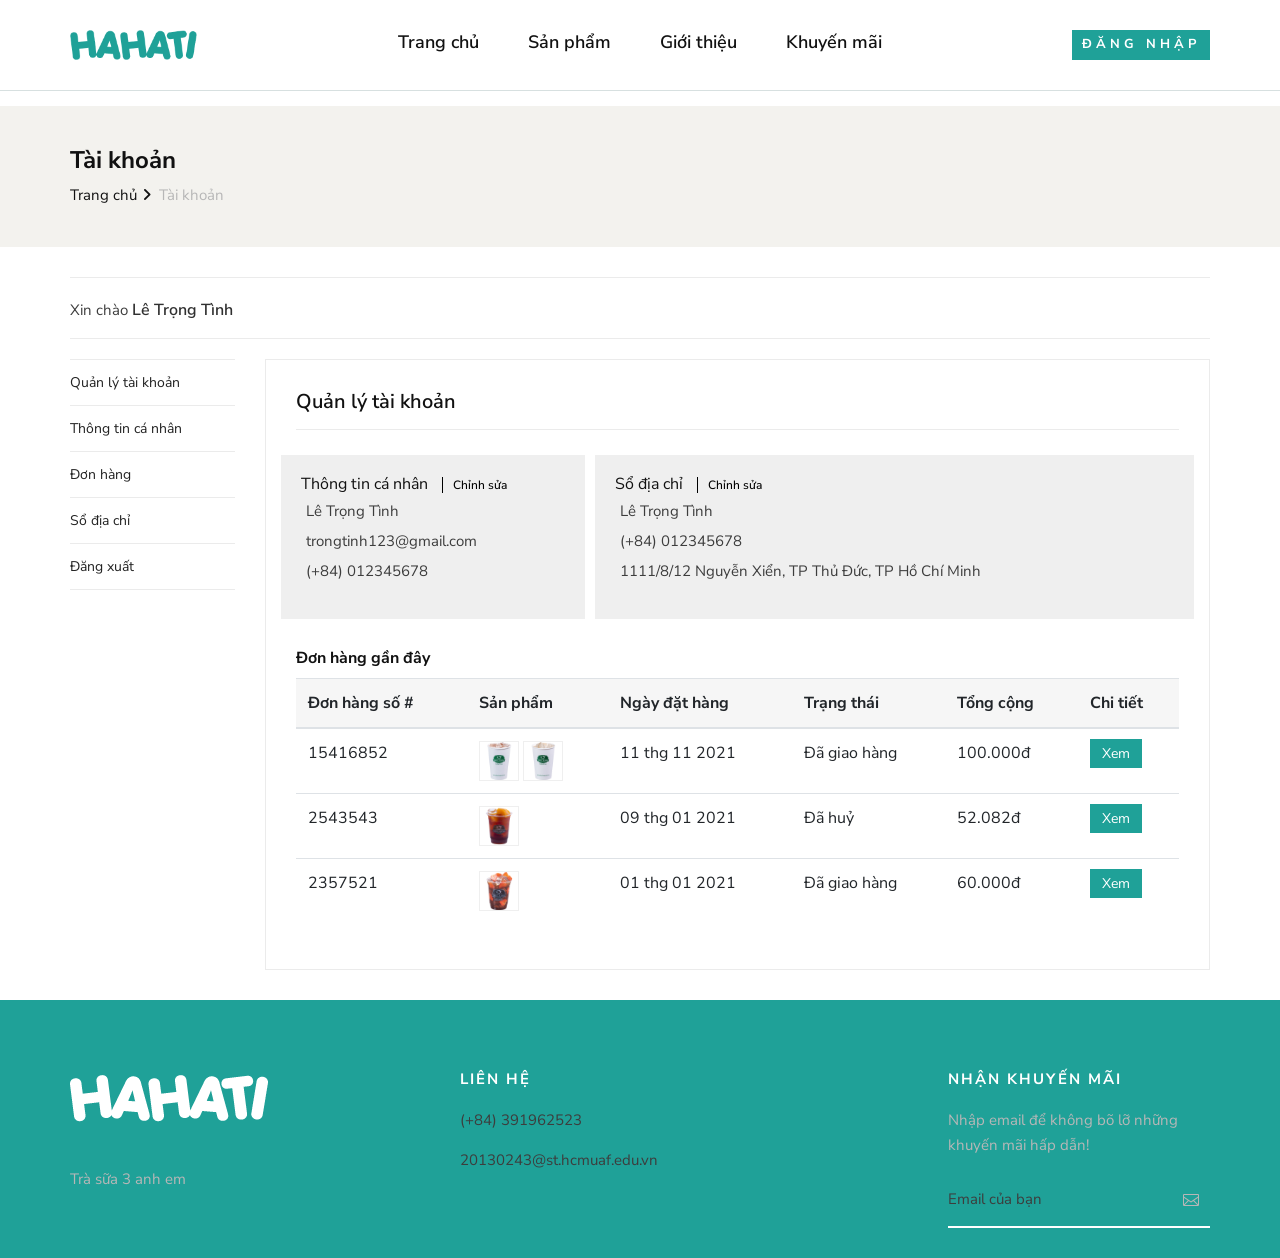
<file: account.html>
<!DOCTYPE html>
<html lang="zxx">
  <head>
    <meta charset="UTF-8" />
    <meta name="description" content="Male_Fashion Template" />
    <meta name="keywords" content="Male_Fashion, unica, creative, html" />
    <meta name="viewport" content="width=device-width, initial-scale=1.0" />
    <meta http-equiv="X-UA-Compatible" content="ie=edge" />
    <title>HAHATI | Tài khoản</title>

    <!-- Google Font -->
    <link
      href="https://fonts.googleapis.com/css2?family=Nunito+Sans:wght@300;400;600;700;800;900&display=swap"
      rel="stylesheet"
    />

    <!-- Css Styles -->
    <link rel="stylesheet" href="css/bootstrap.min.css" type="text/css" />
    <link rel="stylesheet" href="css/font-awesome.min.css" type="text/css" />
    <link
      rel="stylesheet"
      href="https://cdnjs.cloudflare.com/ajax/libs/font-awesome/6.2.0/css/all.min.css"
      integrity="sha512-xh6O/CkQoPOWDdYTDqeRdPCVd1SpvCA9XXcUnZS2FmJNp1coAFzvtCN9BmamE+4aHK8yyUHUSCcJHgXloTyT2A=="
      crossorigin="anonymous"
      referrerpolicy="no-referrer"
    />
    <link rel="stylesheet" href="css/elegant-icons.css" type="text/css" />
    <link rel="stylesheet" href="css/magnific-popup.css" type="text/css" />
    <link rel="stylesheet" href="css/nice-select.css" type="text/css" />
    <link rel="stylesheet" href="css/owl.carousel.min.css" type="text/css" />
    <link rel="stylesheet" href="css/slicknav.min.css" type="text/css" />
    <link rel="stylesheet" href="css/style.css" type="text/css" />
    <link rel="stylesheet" href="css/account.css" type="text/css" />
  </head>

  <body>
    <!-- Page Preloder -->
    <div id="preloder">
      <div class="loader"></div>
    </div>

    <!-- Offcanvas Menu Begin -->
    <div class="offcanvas-menu-overlay"></div>
    <div class="offcanvas-menu-wrapper">
      <div class="offcanvas__option">
        <div class="offcanvas__links">
          <a href="#">Sign in</a>
        </div>
      </div>
      <div class="offcanvas__nav__option">
        <a href="#" class="search-switch"
          ><img src="img/icon/search.png" alt=""
        /></a>
        <a href="#"><img src="img/icon/heart.png" alt="" /></a>
        <a href="#"><img src="img/icon/cart.png" alt="" /> <span>0</span></a>
        <div class="price">$0.00</div>
      </div>
      <div id="mobile-menu-wrap"></div>
    </div>
    <!-- Offcanvas Menu End -->

    <!-- Header Section Begin -->
    <header class="header">
      <div class="container">
        <div class="row">
          <div class="col-lg-3 col-md-3">
            <div class="header__logo">
              <a href="./index.html"
                ><img class="logo-small" src="img/logo.png" alt=""
              /></a>
            </div>
          </div>
          <div class="col-lg-6 col-md-6">
            <nav class="header__menu mobile-menu">
              <ul>
                <li><a href="./index.html">Trang chủ</a></li>
                <li class=""><a href="./shop.html">Sản phẩm</a></li>
                <li class=""><a href="#">Giới thiệu</a></li>
                <li class=""><a href="./blog.html">Khuyến mãi</a></li>
              </ul>
            </nav>
          </div>
          <div class="col-lg-3 col-md-3">
            <div class="header__nav__option">
              <a href="login-register.html" class="primary-btn login-btn"
                >Đăng nhập</a
              >
            </div>
          </div>
        </div>
        <div class="canvas__open"><i class="fa fa-bars"></i></div>
      </div>
    </header>
    <!-- Header Section End -->

    <!-- Breadcrumb Section Begin -->
    <section class="breadcrumb-option">
      <div class="container">
        <div class="row">
          <div class="col-lg-12">
            <div class="breadcrumb__text">
              <h4>Tài khoản</h4>
              <div class="breadcrumb__links">
                <a href="./index.html">Trang chủ</a>
                <span>Tài khoản</span>
              </div>
            </div>
          </div>
        </div>
      </div>
    </section>
    <!-- Breadcrumb Section End -->

    <!-- Shopping Cart Section Begin -->
    <section class="account">
      <div class="main-wrapper">
        <div
          class="main-content-wrap section-ptb my-account-page"
          style="padding: 30px 0"
        >
          <div class="container">
            <div class="row">
              <div class="col-12">
                <div class="account-dashboard">
                  <div class="dashboard-upper-info">
                    <div class="row align-items-center no-gutters">
                      <div class="col-lg-3 col-md-12">
                        <div
                          class="d-single-info"
                          style="height: 60px; padding: 20px 0 20px"
                        >
                          <p class="user-name">
                            Xin chào <span>Lê Trọng Tình</span>
                          </p>
                        </div>
                      </div>
                    </div>
                  </div>
                  <div class="row">
                    <div class="col-md-12 col-lg-2">
                      <ul role="tablist" class="nav flex-column dashboard-list">
                        <li>
                          <a
                            href="#dashboard"
                            data-bs-toggle="tab"
                            class="nav-link active"
                            >Quản lý tài khoản</a
                          >
                        </li>
                        <li>
                          <a
                            href="#account-details"
                            data-bs-toggle="tab"
                            class="nav-link"
                            >Thông tin cá nhân</a
                          >
                        </li>
                        <li>
                          <a
                            href="#orders"
                            data-bs-toggle="tab"
                            class="nav-link"
                            >Đơn hàng</a
                          >
                        </li>
                        <li>
                          <a
                            href="#address"
                            data-bs-toggle="tab"
                            class="nav-link"
                            >Sổ địa chỉ</a
                          >
                        </li>
                        <li>
                          <a href="#" class="nav-link">Đăng xuất</a>
                        </li>
                      </ul>
                    </div>
                    <div class="col-md-12 col-lg-10">
                      <!-- Tab panes -->
                      <div class="tab-content dashboard-content">
                        <!-- quản lí tài khoản -->
                        <div class="tab-pane active" id="dashboard">
                          <h3>Quản lý tài khoản</h3>
                          <div class="row">
                            <div class="d111 col-md-4">
                              <h6>
                                Thông tin cá nhân
                                <span class="sp111"
                                  ><a class="btn__edit" href="#"
                                    >Chỉnh sửa</a
                                  ></span
                                >
                              </h6>
                              <p>Lê Trọng Tình</p>
                              <p>trongtinh123@gmail.com</p>
                              <p>(+84) 012345678</p>
                            </div>
                            <div
                              class="d111 col-md-8"
                              style="border-left: rgb(255, 255, 255) 10px solid"
                            >
                              <h6>
                                Sổ địa chỉ
                                <span class="sp111"
                                  ><a class="btn__edit" href="#"
                                    >Chỉnh sửa</a
                                  ></span
                                >
                              </h6>
                              <p>Lê Trọng Tình</p>
                              <p>(+84) 012345678</p>
                              <p>
                                1111/8/12 Nguyễn Xiển, TP Thủ Đức, TP Hồ Chí
                                Minh
                              </p>
                            </div>
                          </div>
                          <div class="table-responsive d222">
                            <h5>Đơn hàng gần đây</h5>
                            <table class="table">
                              <thead>
                                <tr>
                                  <th>Đơn hàng số #</th>
                                  <th>Sản phẩm</th>
                                  <th>Ngày đặt hàng</th>
                                  <th>Trạng thái</th>
                                  <th>Tổng cộng</th>
                                  <th>Chi tiết</th>
                                </tr>
                              </thead>
                              <tbody>
                                <tr>
                                  <td>15416852</td>
                                  <td>
                                    <img
                                      class="img111"
                                      src="img/product/product-detail/product1.png"
                                      alt=""
                                    />
                                    <img
                                      class="img111"
                                      src="img/product/product-detail/product2.png"
                                      alt=""
                                    />
                                  </td>
                                  <td>11 thg 11 2021</td>
                                  <td>Đã giao hàng</td>
                                  <td>100.000đ</td>
                                  <td>
                                    <a href="#" class="view">Xem</a>
                                  </td>
                                </tr>
                                <tr>
                                  <td>2543543</td>
                                  <td>
                                    <img
                                      class="img111"
                                      src="img/product/product-detail/product3.png"
                                      alt=""
                                    />
                                  </td>
                                  <td>09 thg 01 2021</td>
                                  <td>Đã huỷ</td>
                                  <td>52.082đ</td>
                                  <td>
                                    <a href="#" class="view">Xem</a>
                                  </td>
                                </tr>
                                <tr>
                                  <td>2357521</td>
                                  <td>
                                    <img
                                      class="img111"
                                      src="img/product/product-detail/product4.png"
                                      alt=""
                                    />
                                  </td>
                                  <td>01 thg 01 2021</td>
                                  <td>Đã giao hàng</td>
                                  <td>60.000đ</td>
                                  <td>
                                    <a href="#" class="view">Xem</a>
                                  </td>
                                </tr>
                              </tbody>
                            </table>
                          </div>
                        </div>
                        <!-- thông tin cá nhân -->
                        <div class="tab-pane fade" id="account-details">
                          <h3>Thông tin cá nhân</h3>
                          <div
                            class="login"
                            id="edit_111"
                            style="display: none"
                          >
                            <div class="login-form-container">
                              <div class="account-login-form">
                                <form action="#">
                                  <div class="account-input-box">
                                    <label>Họ và tên</label>
                                    <input
                                      type="text"
                                      name="first-name"
                                      value="Lê Trọng Tình"
                                    />
                                    <label>Email</label>
                                    <input
                                      type="text"
                                      name="email-name"
                                      value="trongtinh123@gmail.com"
                                    />
                                    <label>Số điện thoại</label>
                                    <input
                                      type="text"
                                      name="user-number"
                                      value="012345678"
                                    />
                                    <label>Giới tính</label>
                                    <div>
                                      <label style="display: inline">Nam</label>
                                      <input
                                        type="radio"
                                        value="Nam"
                                        name="id_gender"
                                        style="width: 5%"
                                        checked
                                      />
                                      <label style="display: inline">Nữ</label>
                                      <input
                                        type="radio"
                                        value="Nữ"
                                        name="id_gender"
                                        style="width: 5%"
                                      />
                                    </div>
                                    <label>Ngày sinh</label>
                                    <input
                                      type="date"
                                      placeholder="MM/DD/YYYY"
                                      value="2002-07-27"
                                      name="birthday"
                                    />
                                  </div>
                                  <div class="example">(Vd: 31/05/1970)</div>
                                  <div class="button-box">
                                    <button
                                      class="btn default-btn"
                                      type="submit"
                                      id="submit_111"
                                    >
                                      lưu thông tin
                                    </button>
                                  </div>
                                </form>
                              </div>
                            </div>
                          </div>
                          <div id="save_111">
                            <div class="row">
                              <div class="col-3">
                                <p class="p441">Họ và tên</p>
                                <p>Lê Trọng Tình</p>
                              </div>
                              <div class="col-3">
                                <p class="p441">Email</p>
                                <p>trongtinh123@gmail.com</p>
                              </div>
                              <div class="col">
                                <p class="p441">Số điện thoại</p>
                                <p>(+84) 01245678</p>
                              </div>
                            </div>
                            <div class="row">
                              <div class="col-3">
                                <p class="p441">Giới tính</p>
                                <p>Nam</p>
                              </div>
                              <div class="col-3">
                                <p class="p441">Ngày sinh</p>
                                <p>27/07/2002</p>
                              </div>
                            </div>
                            <div class="button-box" style="padding-top: 20px">
                              <button class="btn default-btn" id="btn_edit_111">
                                Chỉnh sửa
                              </button>
                            </div>
                          </div>
                        </div>
                        <!-- đơn hàng -->
                        <div class="tab-pane fade" id="orders">
                          <h3>Đơn hàng</h3>
                          <div class="table-responsive">
                            <table class="table">
                              <thead>
                                <tr>
                                  <th>Đơn hàng số #</th>
                                  <th>Sản phẩm</th>
                                  <th>Ngày đặt hàng</th>
                                  <th>Trạng thái</th>
                                  <th>Tổng cộng</th>
                                  <th>Chi tiết</th>
                                </tr>
                              </thead>
                              <tbody>
                                <tr>
                                  <td>15416852</td>
                                  <td>
                                    <img
                                      class="img111"
                                      src="img/product/product-detail/product1.png"
                                      alt=""
                                    />
                                    <img
                                      class="img111"
                                      src="img/product/product-detail/product5.png"
                                      alt=""
                                    />
                                  </td>
                                  <td>11 thg 11 2021</td>
                                  <td>Đã giao hàng</td>
                                  <td>60.000đ</td>
                                  <td>
                                    <a href="#" class="view">Xem</a>
                                  </td>
                                </tr>
                                <tr>
                                  <td>2543543</td>
                                  <td>
                                    <img
                                      class="img111"
                                      src="img/product/product-detail/product3.png"
                                      alt=""
                                    />
                                  </td>
                                  <td>09 thg 01 2021</td>
                                  <td>Đã huỷ</td>
                                  <td>2.552.082đ</td>
                                  <td>
                                    <a href="#" class="view">Xem</a>
                                  </td>
                                </tr>
                                <tr>
                                  <td>2357521</td>
                                  <td>
                                    <img
                                      class="img111"
                                      src="img/product/product-detail/product5.png"
                                      alt=""
                                    />
                                  </td>
                                  <td>01 thg 01 2021</td>
                                  <td>Đã giao hàng</td>
                                  <td>60.000đ</td>
                                  <td>
                                    <a href="#" class="view">Xem</a>
                                  </td>
                                </tr>
                                <tr>
                                  <td>1358277</td>
                                  <td>
                                    <img
                                      class="img111"
                                      src="img/product/product-detail/product2.png"
                                      alt=""
                                    />
                                    <img
                                      class="img111"
                                      src="img/product/product-detail/product3.png"
                                      alt=""
                                    />
                                  </td>
                                  <td>10 thg 12 2020</td>
                                  <td>Đã huỷ</td>
                                  <td>70.000đ</td>
                                  <td>
                                    <a href="#" class="view">Xem</a>
                                  </td>
                                </tr>
                                <tr>
                                  <td>1541682</td>
                                  <td>
                                    <img
                                      class="img111"
                                      src="img/product/product-detail/product1.png"
                                      alt=""
                                    />
                                    <img
                                      class="img111"
                                      src="img/product/product-detail/product2.png"
                                      alt=""
                                    />
                                  </td>
                                  <td>31 thg 08 2019</td>
                                  <td>Đã giao hàng</td>
                                  <td>90.000đ</td>
                                  <td>
                                    <a href="#" class="view">Xem</a>
                                  </td>
                                </tr>
                              </tbody>
                            </table>
                          </div>
                        </div>
                        <!-- địa chỉ -->
                        <div class="tab-pane" id="address">
                          <h3>Sổ địa chỉ</h3>
                          <div
                            class="login"
                            id="edit_address"
                            style="display: block"
                          >
                            <div class="login-form-container" id="edit_address__form" style="display: none">
                              <div class="account-login-form">
                                <form action="#">
                                  <div class="account-input-box">
                                    <label>Họ và tên</label>
                                    <input
                                      type="text"
                                      name="first-name"
                                      value="Lê Trọng Tình"
                                    />
                                    <label>Số điện thoại</label>
                                    <input
                                      type="text"
                                      name="user-number"
                                      value="012345678"
                                    />
                                    <label>Địa chỉ</label>
                                    <input
                                      type="text"
                                      name="email-name"
                                      value="1111/8/12 Nguyễn Xiển, TP Thủ Đức, TP Hồ Chí Minh"
                                    />
                                  <div class="button-box">
                                    <button
                                      class="btn default-btn"
                                      type="submit"
                                      id="submit_save__adress"
                                    >
                                      lưu địa chỉ
                                    </button>
                                  </div>
                                </form>
                              </div>
                            </div>
                          </div>
                          <div id="address-save">
                            <div class="d331">
                              <div class="row">
                                <div class="col-2">
                                  <div class="row d332 text-end">
                                    <p>Họ và tên</p>
                                  </div>
                                  <div class="row d332 text-end">
                                    <p>Số điện thoại</p>
                                  </div>
                                  <div class="row d332 text-end">
                                    <p>Địa chỉ</p>
                                  </div>
                                </div>
                                <div class="col-8">
                                  <div class="row d333">
                                    <p>
                                      Lê Trọng Tình
                                      <span class="sp333">Mặc định</span>
                                    </p>
                                  </div>
                                  <div class="row d333">
                                    <p>(+84) 012345678</p>
                                  </div>
                                  <div class="row d333">
                                    <p>
                                      1111/8/12 Nguyễn Xiển, TP Thủ Đức, TP Hồ
                                      Chí Minh
                                    </p>
                                  </div>
                                </div>
                                <div class="col-2">
                                  <div class="row">
                                    <div class="container address">
                                      <button
                                        class="view b333"
                                        style="border: none"
                                        id="save-address"
                                      >
                                        Chỉnh sửa
                                      </button>
                                      <a href="#" class="view b333">Xoá</a>
                                    </div>
                                  </div>
                                </div>
                              </div>
                            </div>
                          </div>
                        </div>
                      </div>
                    </div>
                  </div>
                </div>
              </div>
            </div>
          </div>
        </div>
      </div>
    </section>
    <footer class="footer">
      <div class="container">
        <div class="row">
          <div class="col-lg-3 col-md-6 col-sm-6">
            <div class="footer__about">
              <div class="footer__logo">
                <a href="#"><img src="img/footer-logo.png" alt="" /></a>
              </div>
              <p>Trà sữa 3 anh em</p>
            </div>
          </div>
          <div class="col-lg-2 offset-lg-1 col-md-3 col-sm-6">
            <div class="footer__widget">
              <h6>Liên hệ</h6>
              <ul>
                <li>
                  <p>(+84) 391962523</p>
                </li>
                <li>
                  <p>20130243@st.hcmuaf.edu.vn</p>
                </li>
              </ul>
            </div>
          </div>
          <div class="col-lg-2 col-md-3 col-sm-6">
            <div class="footer__widget"></div>
          </div>
          <div class="col-lg-3 offset-lg-1 col-md-6 col-sm-6">
            <div class="footer__widget">
              <h6>Nhận khuyến mãi</h6>
              <div class="footer__newslatter">
                <p>Nhập email để không bõ lỡ những khuyến mãi hấp dẫn!</p>
                <form action="#">
                  <input type="text" placeholder="Email của bạn" />
                  <button type="submit">
                    <span class="icon_mail_alt"></span>
                  </button>
                </form>
              </div>
            </div>
          </div>
        </div>
      </div>
    </footer>
    <!-- Footer Section End -->

    <!-- Search Begin -->
    <div class="search-model">
      <div class="h-100 d-flex align-items-center justify-content-center">
        <div class="search-close-switch">+</div>
        <form class="search-model-form">
          <input type="text" id="search-input" placeholder="Search here....." />
        </form>
      </div>
    </div>
    <!-- Search End -->

    <!-- Js Plugins -->
    <script src="js/jquery-3.3.1.min.js"></script>
    <script src="js/jquery.nice-select.min.js"></script>
    <script src="js/jquery.nicescroll.min.js"></script>
    <script src="js/jquery.magnific-popup.min.js"></script>
    <script src="js/jquery.countdown.min.js"></script>
    <script src="js/jquery.slicknav.js"></script>
    <script src="js/mixitup.min.js"></script>
    <script src="js/owl.carousel.min.js"></script>
    <script src="js/main.js"></script>
    <script src="js/account/bootstrap.min.js"></script>
    <script src="assets/js/vendor/jquery-3.5.1.min.js"></script>

    <script src="assets/js/vendor/account/js/vendor/jquery-3.5.1.min.js"></script>
    <script src="assets/js/vendor/account/js/vendor/modernizr-3.6.0.min.js"></script>
    <script src="assets/js/vendor/account/js/vendor/popper.min.js"></script>
    <script src="assets/js/vendor/account/js/vendor/jquery-migrate-3.3.0.min.js"></script>
    <script src="assets/js/vendor/account/js/vendor/bootstrap.min.js"></script>
    <script src="assets/js/vendor/account/js/plugins/slick.min.js"></script>
    <script src="assets/js/vendor/account/js/plugins/jquery.nice-select.min.js"></script>

    <script src="assets/js/vendor/account/js/plugins/countdown.min.js"></script>
    <script src="assets/js/vendor/account/js/plugins/image-zoom.min.js"></script>
    <script src="assets/js/vendor/account/js/plugins/fancybox.js"></script>
    <script src="assets/js/vendor/account/js/plugins/scrollup.min.js"></script>
    <script src="assets/js/vendor/account/js/plugins/jqueryui.min.js"></script>
    <script src="assets/js/vendor/account/js/plugins/ajax-contact.js"></script>
    <script src="assets/js/vendor/account/js/main.js"></script>
  </body>
</html>
</file>
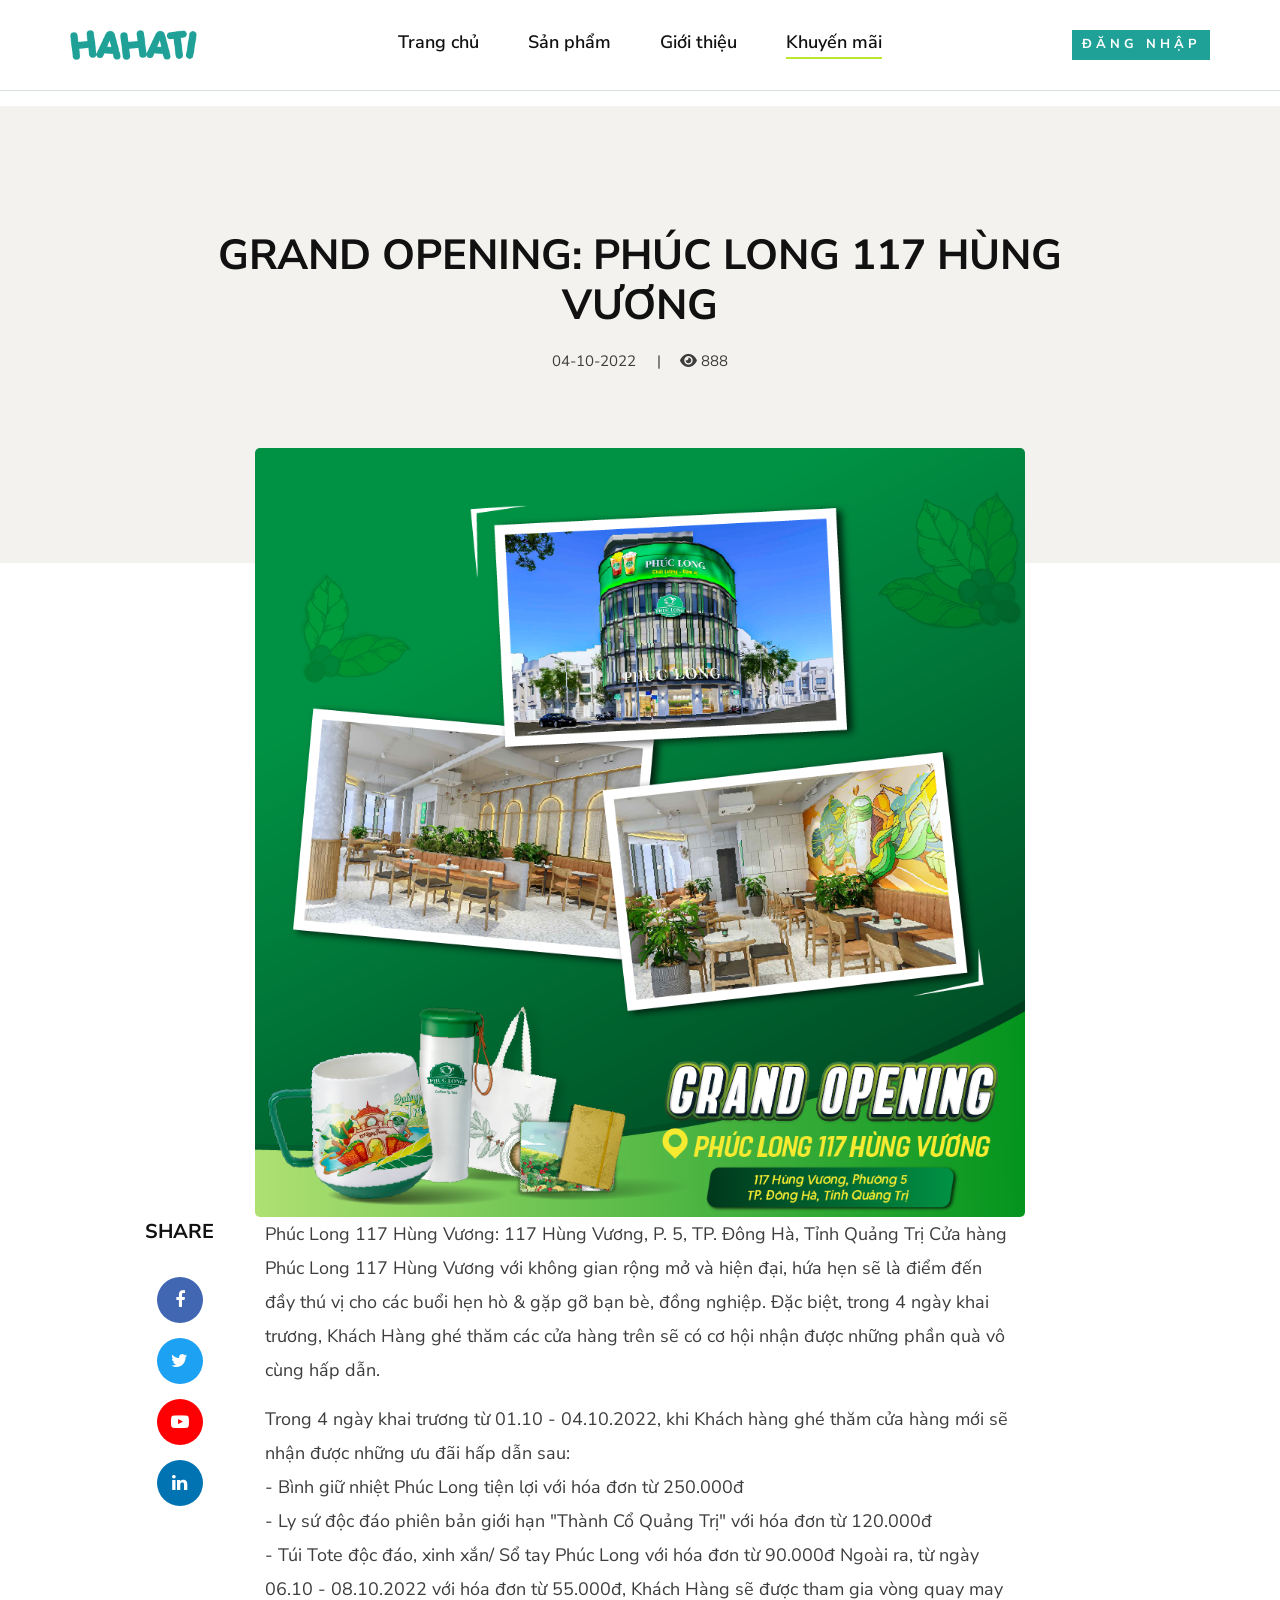
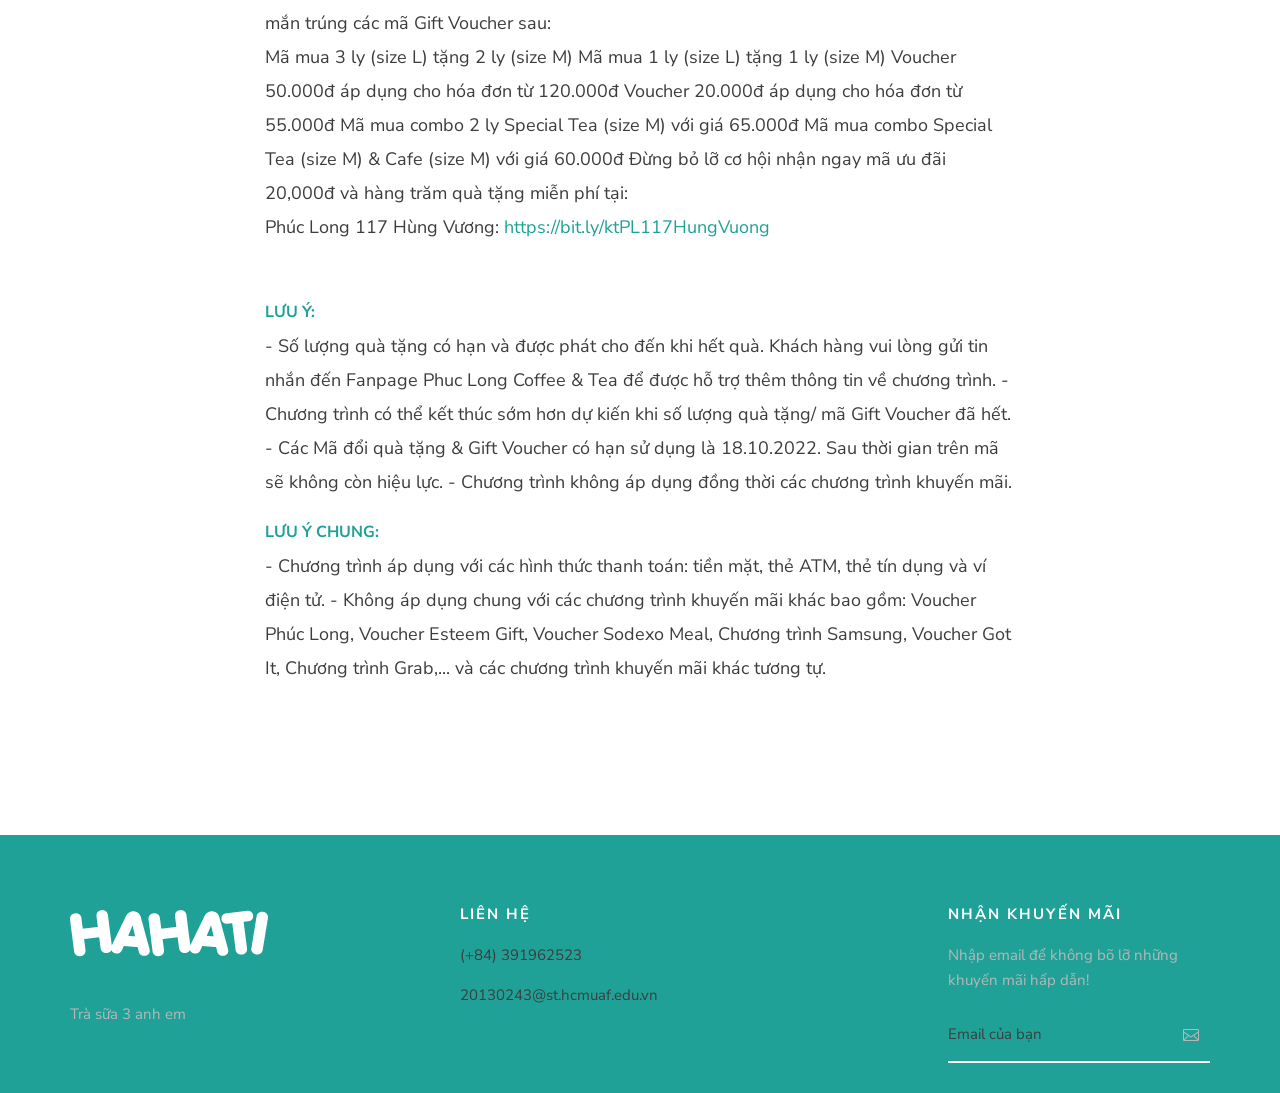
<file: blog-details.html>
<!DOCTYPE html>
<html lang="zxx">
  <head>
    <meta charset="UTF-8" />
    <meta name="description" content="Male_Fashion Template" />
    <meta name="keywords" content="Male_Fashion, unica, creative, html" />
    <meta name="viewport" content="width=device-width, initial-scale=1.0" />
    <meta http-equiv="X-UA-Compatible" content="ie=edge" />
    <title>Male-Fashion | Template</title>

    <!-- Google Font -->
    <link
      href="https://fonts.googleapis.com/css2?family=Nunito+Sans:wght@300;400;600;700;800;900&display=swap"
      rel="stylesheet"
    />

    <!-- Css Styles -->
    <link rel="stylesheet" href="css/bootstrap.min.css" type="text/css" />
    <link
      rel="stylesheet"
      href="https://cdnjs.cloudflare.com/ajax/libs/font-awesome/6.2.0/css/all.min.css"
      integrity="sha512-xh6O/CkQoPOWDdYTDqeRdPCVd1SpvCA9XXcUnZS2FmJNp1coAFzvtCN9BmamE+4aHK8yyUHUSCcJHgXloTyT2A=="
      crossorigin="anonymous"
      referrerpolicy="no-referrer"
    />
    <link rel="stylesheet" href="css/font-awesome.min.css" type="text/css" />
    <link rel="stylesheet" href="css/elegant-icons.css" type="text/css" />
    <link rel="stylesheet" href="css/magnific-popup.css" type="text/css" />
    <link rel="stylesheet" href="css/nice-select.css" type="text/css" />
    <link rel="stylesheet" href="css/owl.carousel.min.css" type="text/css" />
    <link rel="stylesheet" href="css/slicknav.min.css" type="text/css" />
    <link rel="stylesheet" href="css/style.css" type="text/css" />
    <link rel="stylesheet" href="css/blog-details.css" type="text/css" />
  </head>

  <body>
    <!-- Page Preloder -->
    <div id="preloder">
      <div class="loader"></div>
    </div>

    <!-- Offcanvas Menu Begin -->
    <div class="offcanvas-menu-overlay"></div>
    <div class="offcanvas-menu-wrapper">
      <div class="offcanvas__option">
        <div class="offcanvas__links">
          <a href="#">Sign in</a>
          <a href="#">FAQs</a>
        </div>
        <div class="offcanvas__top__hover">
          <span>Usd <i class="arrow_carrot-down"></i></span>
          <ul>
            <li>USD</li>
            <li>EUR</li>
            <li>USD</li>
          </ul>
        </div>
      </div>
      <div class="offcanvas__nav__option">
        <a href="#" class="search-switch"
          ><img src="img/icon/search.png" alt=""
        /></a>
        <a href="#"><img src="img/icon/heart.png" alt="" /></a>
        <a href="#"><img src="img/icon/cart.png" alt="" /> <span>0</span></a>
        <div class="price">$0.00</div>
      </div>
      <div id="mobile-menu-wrap"></div>
      <div class="offcanvas__text">
        <p>Free shipping, 30-day return or refund guarantee.</p>
      </div>
    </div>
    <!-- Offcanvas Menu End -->

    <!-- Header Section Begin -->
    <header class="header">
      <div class="container">
        <div class="row">
          <div class="col-lg-3 col-md-3">
            <div class="header__logo">
              <a href="./index.html"
                ><img class="logo-small" src="img/logo.png" alt=""
              /></a>
            </div>
          </div>
          <div class="col-lg-6 col-md-6">
            <nav class="header__menu mobile-menu">
              <ul>
                <li><a href="./index.html">Trang chủ</a></li>
                <li class=""><a href="./shop.html">Sản phẩm</a></li>
                <li class=""><a href="#">Giới thiệu</a></li>
                <li class="active"><a href="./blog.html">Khuyến mãi</a></li>
              </ul>
            </nav>
          </div>
          <div class="col-lg-3 col-md-3">
            <div class="header__nav__option">
              <a href="#" class="primary-btn login-btn">Đăng nhập</a>
            </div>
          </div>
        </div>
        <div class="canvas__open"><i class="fa fa-bars"></i></div>
      </div>
    </header>
    <!-- Header Section End -->

    <!-- Blog Details Hero Begin -->
    <section class="blog-hero spad">
      <div class="container">
        <div class="row d-flex justify-content-center">
          <div class="col-lg-9 text-center">
            <div class="blog__hero__text">
              <h2>GRAND OPENING: PHÚC LONG 117 HÙNG VƯƠNG</h2>
              <ul>
                <li>04-10-2022</li>
                <li><i class="fa-solid fa-eye"></i> 888</li>
              </ul>
            </div>
          </div>
        </div>
      </div>
    </section>
    <!-- Blog Details Hero End -->

    <!-- Blog Details Section Begin -->
    <section class="blog-details spad">
      <div class="container">
        <div class="row d-flex justify-content-center">
          <div class="col-lg-12">
            <div class="blog__details__pic">
              <img src="img/blog/blog-1.jpg" alt="" />
            </div>
          </div>
          <div class="col-lg-8">
            <div class="blog__details__content">
              <div class="blog__details__share">
                <span>share</span>
                <ul>
                  <li>
                    <a href="#"><i class="fa fa-facebook"></i></a>
                  </li>
                  <li>
                    <a href="#" class="twitter"
                      ><i class="fa fa-twitter"></i
                    ></a>
                  </li>
                  <li>
                    <a href="#" class="youtube"
                      ><i class="fa fa-youtube-play"></i
                    ></a>
                  </li>
                  <li>
                    <a href="#" class="linkedin"
                      ><i class="fa fa-linkedin"></i
                    ></a>
                  </li>
                </ul>
              </div>
              <div class="blog__details__text">
                <p>
                  Phúc Long 117 Hùng Vương: 117 Hùng Vương, P. 5, TP. Đông Hà,
                  Tỉnh Quảng Trị Cửa hàng Phúc Long 117 Hùng Vương với không
                  gian rộng mở và hiện đại, hứa hẹn sẽ là điểm đến đầy thú vị
                  cho các buổi hẹn hò & gặp gỡ bạn bè, đồng nghiệp. Đặc biệt,
                  trong 4 ngày khai trương, Khách Hàng ghé thăm các cửa hàng
                  trên sẽ có cơ hội nhận được những phần quà vô cùng hấp dẫn.
                  <br />
                </p>
                <p>
                  Trong 4 ngày khai trương từ 01.10 - 04.10.2022, khi Khách hàng
                  ghé thăm cửa hàng mới sẽ nhận được những ưu đãi hấp dẫn sau:
                  <br />
                  - Bình giữ nhiệt Phúc Long tiện lợi với hóa đơn từ 250.000đ
                  <br />
                  - Ly sứ độc đáo phiên bản giới hạn "Thành Cổ Quảng Trị" với
                  hóa đơn từ 120.000đ <br />
                  - Túi Tote độc đáo, xinh xắn/ Sổ tay Phúc Long với hóa đơn từ
                  90.000đ Ngoài ra, từ ngày 06.10 - 08.10.2022 với hóa đơn từ
                  55.000đ, Khách Hàng sẽ được tham gia vòng quay may mắn trúng
                  các mã Gift Voucher sau: <br />
                  Mã mua 3 ly (size L) tặng 2 ly (size M) Mã mua 1 ly (size L)
                  tặng 1 ly (size M) Voucher 50.000đ áp dụng cho hóa đơn từ
                  120.000đ Voucher 20.000đ áp dụng cho hóa đơn từ 55.000đ Mã mua
                  combo 2 ly Special Tea (size M) với giá 65.000đ Mã mua combo
                  Special Tea (size M) & Cafe (size M) với giá 60.000đ Đừng bỏ
                  lỡ cơ hội nhận ngay mã ưu đãi 20,000đ và hàng trăm quà tặng
                  miễn phí tại: <br />
                  Phúc Long 117 Hùng Vương:
                  <a href="#" class="blog-link"
                    >https://bit.ly/ktPL117HungVuong</a
                  >
                </p>
              </div>
              <div class="blog__details__text">
                <p>
                  <span
                    style="color: #1fa198; font-size: 16px; font-weight: bold"
                  >
                    LƯU Ý: <br
                  /></span>
                  - Số lượng quà tặng có hạn và được phát cho đến khi hết quà.
                  Khách hàng vui lòng gửi tin nhắn đến Fanpage Phuc Long Coffee
                  & Tea để được hỗ trợ thêm thông tin về chương trình. - Chương
                  trình có thể kết thúc sớm hơn dự kiến khi số lượng quà tặng/
                  mã Gift Voucher đã hết. - Các Mã đổi quà tặng & Gift Voucher
                  có hạn sử dụng là 18.10.2022. Sau thời gian trên mã sẽ không
                  còn hiệu lực. - Chương trình không áp dụng đồng thời các
                  chương trình khuyến mãi.
                </p>
                <p>
                  <span
                    style="color: #1fa198; font-size: 16px; font-weight: bold"
                  >
                    LƯU Ý CHUNG: <br /></span
                  >- Chương trình áp dụng với các hình thức thanh toán: tiền
                  mặt, thẻ ATM, thẻ tín dụng và ví điện tử. - Không áp dụng
                  chung với các chương trình khuyến mãi khác bao gồm: Voucher
                  Phúc Long, Voucher Esteem Gift, Voucher Sodexo Meal, Chương
                  trình Samsung, Voucher Got It, Chương trình Grab,... và các
                  chương trình khuyến mãi khác tương tự.
                </p>
              </div>
            </div>
          </div>
        </div>
      </div>
    </section>
    <!-- Blog Details Section End -->

    <!-- Footer Section Begin -->
    <footer class="footer">
      <div class="container">
        <div class="row">
          <div class="col-lg-3 col-md-6 col-sm-6">
            <div class="footer__about">
              <div class="footer__logo">
                <a href="#"><img src="img/footer-logo.png" alt="" /></a>
              </div>
              <p>Trà sữa 3 anh em</p>
            </div>
          </div>
          <div class="col-lg-2 offset-lg-1 col-md-3 col-sm-6">
            <div class="footer__widget">
              <h6>Liên hệ</h6>
              <ul>
                <li>
                  <p>(+84) 391962523</p>
                </li>
                <li>
                  <p>20130243@st.hcmuaf.edu.vn</p>
                </li>
              </ul>
            </div>
          </div>
          <div class="col-lg-2 col-md-3 col-sm-6">
            <div class="footer__widget"></div>
          </div>
          <div class="col-lg-3 offset-lg-1 col-md-6 col-sm-6">
            <div class="footer__widget">
              <h6>Nhận khuyến mãi</h6>
              <div class="footer__newslatter">
                <p>Nhập email để không bõ lỡ những khuyến mãi hấp dẫn!</p>
                <form action="#">
                  <input type="text" placeholder="Email của bạn" />
                  <button type="submit">
                    <span class="icon_mail_alt"></span>
                  </button>
                </form>
              </div>
            </div>
          </div>
        </div>
      </div>
    </footer>
    <!-- Footer Section End -->

    <!-- Search Begin -->
    <div class="search-model">
      <div class="h-100 d-flex align-items-center justify-content-center">
        <div class="search-close-switch">+</div>
        <form class="search-model-form">
          <input type="text" id="search-input" placeholder="Search here....." />
        </form>
      </div>
    </div>
    <!-- Search End -->

    <!-- Js Plugins -->
    <script src="js/jquery-3.3.1.min.js"></script>
    <script src="js/bootstrap.min.js"></script>
    <script src="js/jquery.nice-select.min.js"></script>
    <script src="js/jquery.nicescroll.min.js"></script>
    <script src="js/jquery.magnific-popup.min.js"></script>
    <script src="js/jquery.countdown.min.js"></script>
    <script src="js/jquery.slicknav.js"></script>
    <script src="js/mixitup.min.js"></script>
    <script src="js/owl.carousel.min.js"></script>
    <script src="js/main.js"></script>
  </body>
</html>
</file>
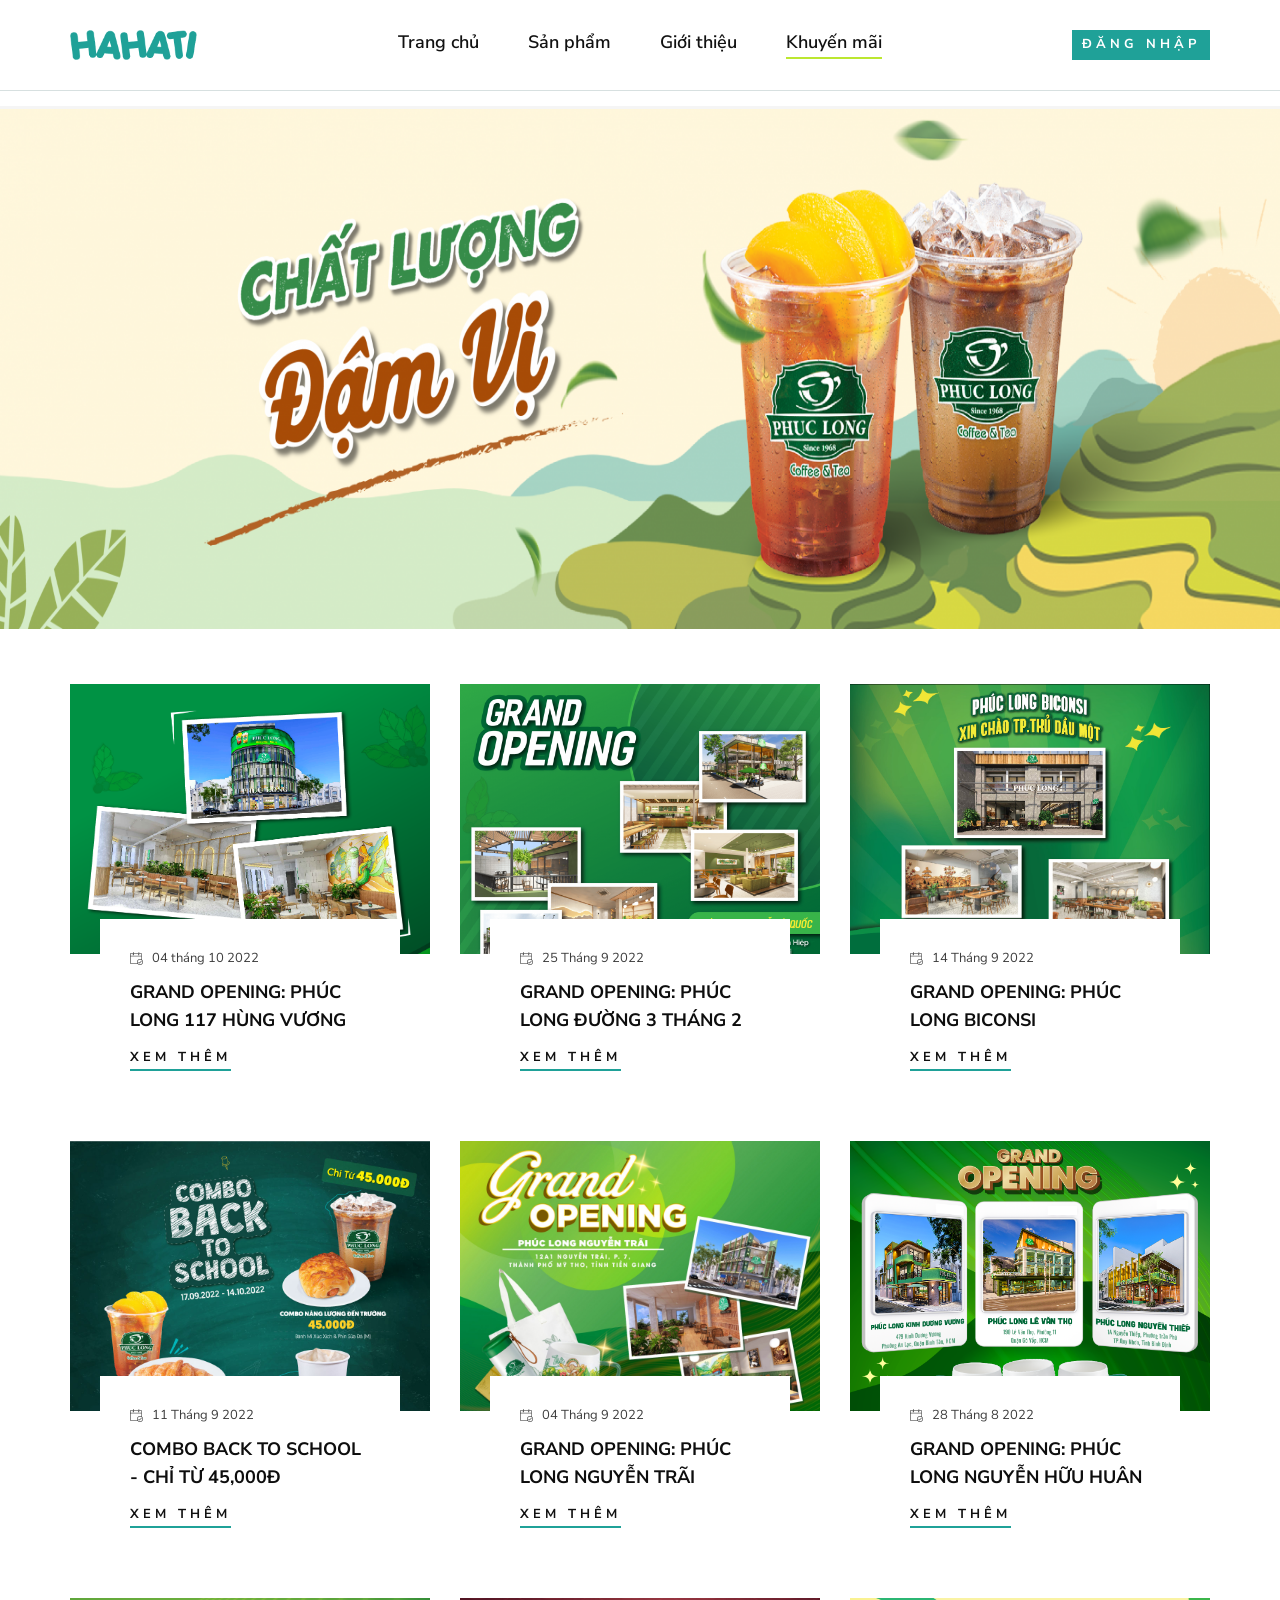
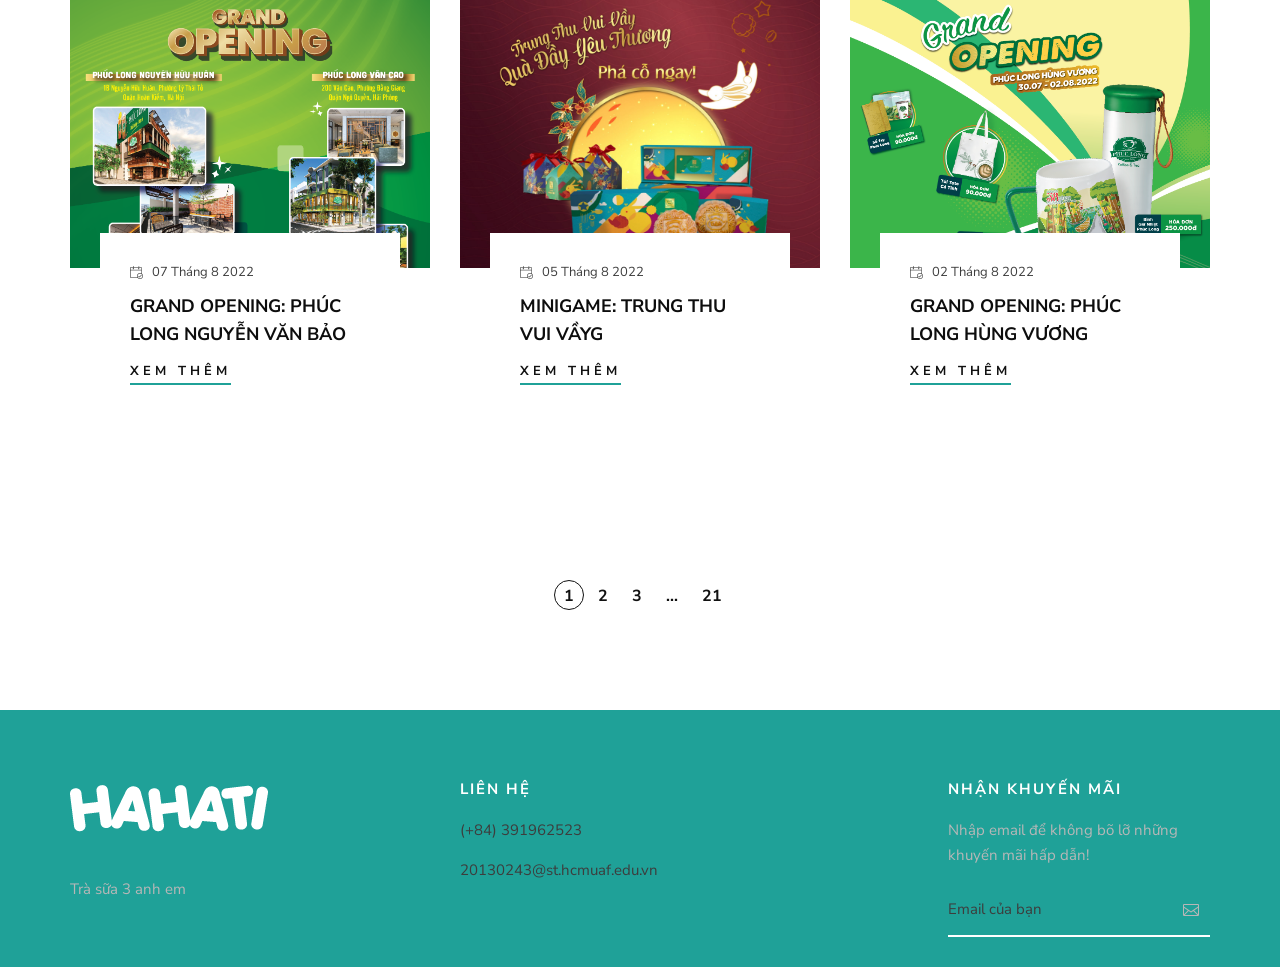
<file: blog.html>
<!DOCTYPE html>
<html lang="zxx">
  <head>
    <meta charset="UTF-8" />
    <meta name="description" content="Male_Fashion Template" />
    <meta name="keywords" content="Male_Fashion, unica, creative, html" />
    <meta name="viewport" content="width=device-width, initial-scale=1.0" />
    <meta http-equiv="X-UA-Compatible" content="ie=edge" />
    <title>HAHATI | Khuyến mãi</title>

    <!-- Google Font -->
    <link
      href="https://fonts.googleapis.com/css2?family=Nunito+Sans:wght@300;400;600;700;800;900&display=swap"
      rel="stylesheet"
    />

    <!-- Css Styles -->
    <link rel="stylesheet" href="css/bootstrap.min.css" type="text/css" />
    <link rel="stylesheet" href="css/font-awesome.min.css" type="text/css" />
    <link
      rel="stylesheet"
      href="https://cdnjs.cloudflare.com/ajax/libs/font-awesome/6.2.0/css/all.min.css"
      integrity="sha512-xh6O/CkQoPOWDdYTDqeRdPCVd1SpvCA9XXcUnZS2FmJNp1coAFzvtCN9BmamE+4aHK8yyUHUSCcJHgXloTyT2A=="
      crossorigin="anonymous"
      referrerpolicy="no-referrer"
    />
    <link rel="stylesheet" href="css/elegant-icons.css" type="text/css" />
    <link rel="stylesheet" href="css/magnific-popup.css" type="text/css" />
    <link rel="stylesheet" href="css/nice-select.css" type="text/css" />
    <link rel="stylesheet" href="css/owl.carousel.min.css" type="text/css" />
    <link rel="stylesheet" href="css/slicknav.min.css" type="text/css" />
    <link rel="stylesheet" href="css/style.css" type="text/css" />
    <link rel="stylesheet" href="css/blog.css">
  </head>

  <body>
    <!-- Page Preloder -->
    <div id="preloder">
      <div class="loader"></div>
    </div>

    <!-- Offcanvas Menu Begin -->
    <div class="offcanvas-menu-overlay"></div>
    <div class="offcanvas-menu-wrapper">
      <div class="offcanvas__option">
        <div class="offcanvas__links">
          <a href="#">Sign in</a>
        </div>
      </div>
      <div class="offcanvas__nav__option">
        <a href="#" class="search-switch"
          ><img src="img/icon/search.png" alt=""
        /></a>
        <a href="#"><img src="img/icon/heart.png" alt="" /></a>
        <a href="#"><img src="img/icon/cart.png" alt="" /> <span>0</span></a>
        <div class="price">$0.00</div>
      </div>
      <div id="mobile-menu-wrap"></div>
    </div>
    <!-- Offcanvas Menu End -->

    <!-- Header Section Begin -->
    <header class="header">
      <div class="container">
        <div class="row">
          <div class="col-lg-3 col-md-3">
            <div class="header__logo">
              <a href="./index.html"
                ><img class="logo-small" src="img/logo.png" alt=""
              /></a>
            </div>
          </div>
          <div class="col-lg-6 col-md-6">
            <nav class="header__menu mobile-menu">
              <ul>
                <li><a href="./index.html">Trang chủ</a></li>
                <li class=""><a href="./shop.html">Sản phẩm</a></li>
                <li class=""><a href="#">Giới thiệu</a></li>
                <li class="active"><a href="./blog.html">Khuyến mãi</a></li>
              </ul>
            </nav>
          </div>
          <div class="col-lg-3 col-md-3">
            <div class="header__nav__option">
              <a href="#" class="primary-btn login-btn">Đăng nhập</a>
            </div>
          </div>
        </div>
        <div class="canvas__open"><i class="fa fa-bars"></i></div>
      </div>
    </header>
    <!-- Header Section End -->

    <!-- Breadcrumb Section Begin -->
    <!-- <section class="breadcrumb-option">
      <div class="container">
        <div class="row">
          <div class="col-lg-12">
            <div class="breadcrumb__text">
              <h4>Khuyến mãi</h4>
              <div class="breadcrumb__links">
                <a href="./index.html">Trang chủ</a>
                <span>Khuyến mãi</span>
              </div>
            </div>
          </div>
        </div>
      </div>
    </section> -->
    <!-- <section class="breadcrumb-blog set-bg" data-setbg="img/banner-matcha.jpg">
      <div class="container">
          <div class="row">
              <div class="col-lg-12">
                  <h2>Our Blog</h2>
              </div>
          </div>
      </div>
  </section> -->
    <!-- Breadcrumb Section End -->
  <div class="thumbCover">
    <img src="./img/banner-matcha.jpg" alt="">
  </div>
    <!-- Shopping Cart Section Begin -->
    <section class="blog">
      <div class="container">
        <div class="row">
            <div class="col-lg-4 col-md-6 col-sm-6">
                <div class="blog__item">
                    <div class="blog__item__pic set-bg" data-setbg="img/blog/blog-1.jpg"></div>
                    <div class="blog__item__text">
                        <span><img src="img/icon/calendar.png" alt=""> 04 tháng 10 2022</span>
                        <h5>GRAND OPENING: PHÚC LONG 117 HÙNG VƯƠNG</h5>
                        <a href="./blog-details.html">Xem Thêm<main></main></a>
                    </div>
                </div>
            </div>
            <div class="col-lg-4 col-md-6 col-sm-6">
                <div class="blog__item">
                    <div class="blog__item__pic set-bg" data-setbg="img/blog/blog-2.jpg"></div>
                    <div class="blog__item__text">
                        <span><img src="img/icon/calendar.png" alt=""> 25 Tháng 9 2022</span>
                        <h5>GRAND OPENING: PHÚC LONG ĐƯỜNG 3 THÁNG 2</h5>
                        <a href="./blog-details.html">Xem Thêm<main></main></a>
                    </div>
                </div>
            </div>
            <div class="col-lg-4 col-md-6 col-sm-6">
                <div class="blog__item">
                    <div class="blog__item__pic set-bg" data-setbg="img/blog/blog-3.jpg"></div>
                    <div class="blog__item__text">
                        <span><img src="img/icon/calendar.png" alt=""> 14 Tháng 9 2022</span>
                        <h5>GRAND OPENING: PHÚC LONG BICONSI</h5>
                        <a href="./blog-details.html">Xem Thêm<main></main></a>
                    </div>
                </div>
            </div>
            <div class="col-lg-4 col-md-6 col-sm-6">
                <div class="blog__item">
                    <div class="blog__item__pic set-bg" data-setbg="img/blog/blog-4.jpg"></div>
                    <div class="blog__item__text">
                        <span><img src="img/icon/calendar.png" alt=""> 11 Tháng 9 2022</span>
                        <h5>COMBO BACK TO SCHOOL - CHỈ TỪ 45,000Đ</h5>
                        <a href="./blog-details.html">Xem Thêm<main></main></a>
                    </div>
                </div>
            </div>
            <div class="col-lg-4 col-md-6 col-sm-6">
                <div class="blog__item">
                    <div class="blog__item__pic set-bg" data-setbg="img/blog/blog-5.jpg"></div>
                    <div class="blog__item__text">
                        <span><img src="img/icon/calendar.png" alt=""> 04 Tháng 9 2022</span>
                        <h5>GRAND OPENING: PHÚC LONG NGUYỄN TRÃI</h5>
                        <a href="./blog-details.html">Xem Thêm<main></main></a>
                    </div>
                </div>
            </div>
            <div class="col-lg-4 col-md-6 col-sm-6">
                <div class="blog__item">
                    <div class="blog__item__pic set-bg" data-setbg="img/blog/blog-6.jpg"></div>
                    <div class="blog__item__text">
                        <span><img src="img/icon/calendar.png" alt=""> 28 Tháng 8 2022</span>
                        <h5>GRAND OPENING: PHÚC LONG NGUYỄN HỮU HUÂN</h5>
                        <a href="./blog-details.html">Xem Thêm<main></main></a>
                    </div>
                </div>
            </div>
            <div class="col-lg-4 col-md-6 col-sm-6">
                <div class="blog__item">
                    <div class="blog__item__pic set-bg" data-setbg="img/blog/blog-7.jpg"></div>
                    <div class="blog__item__text">
                        <span><img src="img/icon/calendar.png" alt=""> 07 Tháng 8 2022</span>
                        <h5>GRAND OPENING: PHÚC LONG NGUYỄN VĂN BẢO</h5>
                        <a href="./blog-details.html">Xem Thêm<main></main></a>
                    </div>
                </div>
            </div>
            <div class="col-lg-4 col-md-6 col-sm-6">
                <div class="blog__item">
                    <div class="blog__item__pic set-bg" data-setbg="img/blog/blog-8.jpg"></div>
                    <div class="blog__item__text">
                        <span><img src="img/icon/calendar.png" alt=""> 05 Tháng 8 2022</span>
                        <h5>MINIGAME: TRUNG THU VUI VẦYG</h5>
                        <a href="./blog-details.html">Xem Thêm<main></main></a>
                    </div>
                </div>
            </div>
            <div class="col-lg-4 col-md-6 col-sm-6">
                <div class="blog__item">
                    <div class="blog__item__pic set-bg" data-setbg="img/blog/blog-9.jpg"></div>
                    <div class="blog__item__text">
                        <span><img src="img/icon/calendar.png" alt=""> 02 Tháng 8 2022</span>
                        <h5>GRAND OPENING: PHÚC LONG HÙNG VƯƠNG</h5>
                        <a href="./blog-details.html">Xem Thêm<main></main></a>
                    </div>
                </div>
            </div>
        </div>
        <div class="row spad">
          <div class="col-lg-12">
              <div class="product__pagination">
                  <a class="active" href="#">1</a>
                  <a href="#">2</a>
                  <a href="#">3</a>
                  <span>...</span>
                  <a href="#">21</a>
              </div>
          </div>
      </div>
    </div>
    </section>
    <footer class="footer">
      <div class="container">
        <div class="row">
          <div class="col-lg-3 col-md-6 col-sm-6">
            <div class="footer__about">
              <div class="footer__logo">
                <a href="#"><img src="img/footer-logo.png" alt="" /></a>
              </div>
              <p>Trà sữa 3 anh em</p>
            </div>
          </div>
          <div class="col-lg-2 offset-lg-1 col-md-3 col-sm-6">
            <div class="footer__widget">
              <h6>Liên hệ</h6>
              <ul>
                <li>
                  <p>(+84) 391962523</p>
                </li>
                <li>
                  <p>20130243@st.hcmuaf.edu.vn</p>
                </li>
              </ul>
            </div>
          </div>
          <div class="col-lg-2 col-md-3 col-sm-6">
            <div class="footer__widget"></div>
          </div>
          <div class="col-lg-3 offset-lg-1 col-md-6 col-sm-6">
            <div class="footer__widget">
              <h6>Nhận khuyến mãi</h6>
              <div class="footer__newslatter">
                <p>Nhập email để không bõ lỡ những khuyến mãi hấp dẫn!</p>
                <form action="#">
                  <input type="text" placeholder="Email của bạn" />
                  <button type="submit">
                    <span class="icon_mail_alt"></span>
                  </button>
                </form>
              </div>
            </div>
          </div>
          
        </div>
      </div>
    </footer>
    <!-- Footer Section End -->

    <!-- Search Begin -->
    <div class="search-model">
      <div class="h-100 d-flex align-items-center justify-content-center">
        <div class="search-close-switch">+</div>
        <form class="search-model-form">
          <input type="text" id="search-input" placeholder="Search here....." />
        </form>
      </div>
    </div>
    <!-- Search End -->

    <!-- Js Plugins -->
    <script src="js/jquery-3.3.1.min.js"></script>
    <script src="js/jquery.nice-select.min.js"></script>
    <script src="js/jquery.nicescroll.min.js"></script>
    <script src="js/jquery.magnific-popup.min.js"></script>
    <script src="js/jquery.countdown.min.js"></script>
    <script src="js/jquery.slicknav.js"></script>
    <script src="js/mixitup.min.js"></script>
    <script src="js/owl.carousel.min.js"></script>
    <script src="js/main.js"></script>
    <script src="js/account/bootstrap.min.js"></script>
    <script src="assets/js/vendor/jquery-3.5.1.min.js"></script>

  </body>
</html>
</file>
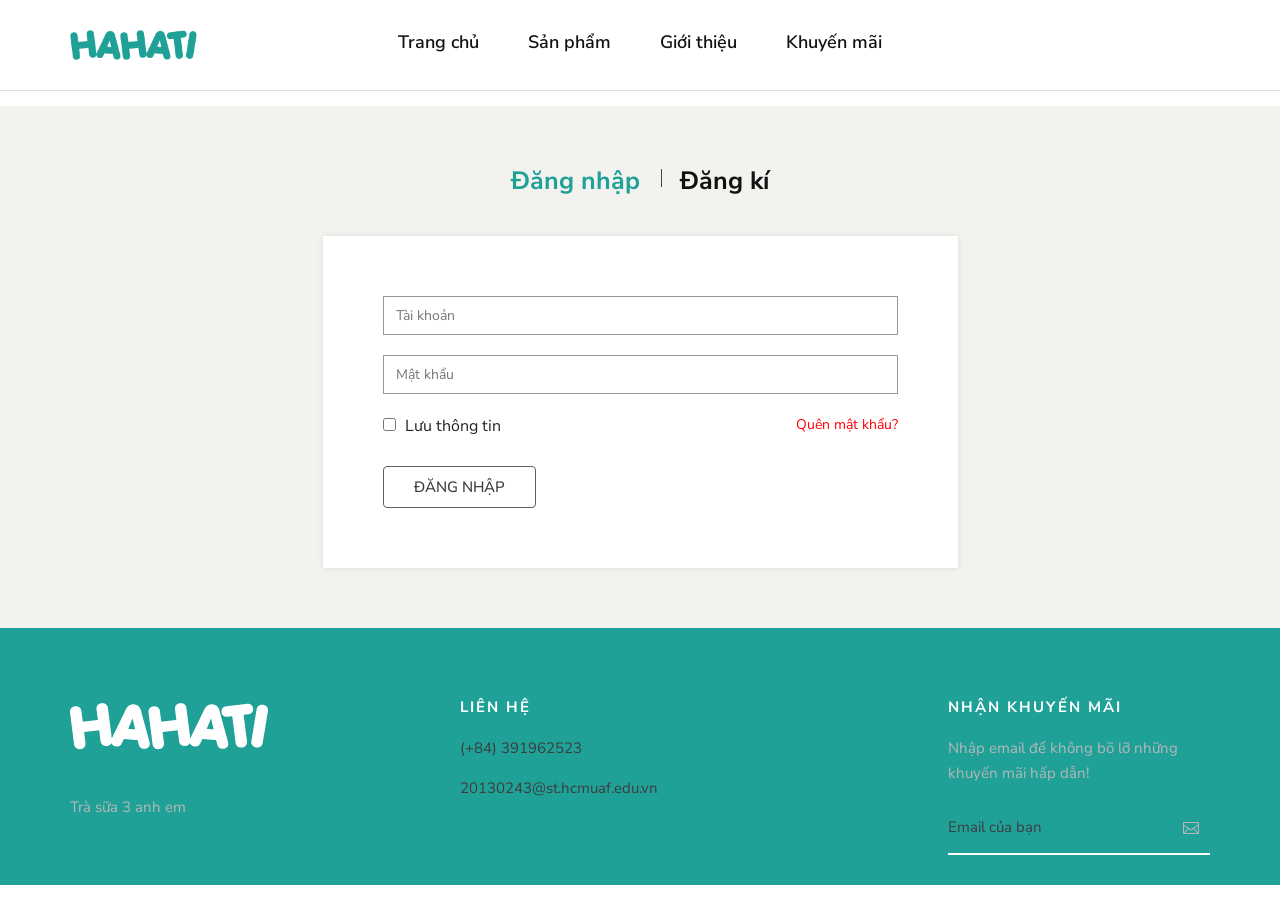
<file: login-register.html>
<!DOCTYPE html>
<html lang="zxx">
  <head>
    <meta charset="UTF-8" />
    <meta name="description" content="Male_Fashion Template" />
    <meta name="keywords" content="Male_Fashion, unica, creative, html" />
    <meta name="viewport" content="width=device-width, initial-scale=1.0" />
    <meta http-equiv="X-UA-Compatible" content="ie=edge" />
    <title>HAHATI | Tài khoản</title>

    <!-- Google Font -->
    <link
      href="https://fonts.googleapis.com/css2?family=Nunito+Sans:wght@300;400;600;700;800;900&display=swap"
      rel="stylesheet"
    />

    <!-- Css Styles -->
    <link rel="stylesheet" href="css/bootstrap.min.css" type="text/css" />
    <link rel="stylesheet" href="css/font-awesome.min.css" type="text/css" />
    <link
      rel="stylesheet"
      href="https://cdnjs.cloudflare.com/ajax/libs/font-awesome/6.2.0/css/all.min.css"
      integrity="sha512-xh6O/CkQoPOWDdYTDqeRdPCVd1SpvCA9XXcUnZS2FmJNp1coAFzvtCN9BmamE+4aHK8yyUHUSCcJHgXloTyT2A=="
      crossorigin="anonymous"
      referrerpolicy="no-referrer"
    />
    <link rel="stylesheet" href="css/elegant-icons.css" type="text/css" />
    <link rel="stylesheet" href="css/magnific-popup.css" type="text/css" />
    <link rel="stylesheet" href="css/nice-select.css" type="text/css" />
    <link rel="stylesheet" href="css/owl.carousel.min.css" type="text/css" />
    <link rel="stylesheet" href="css/slicknav.min.css" type="text/css" />
    <link rel="stylesheet" href="css/style.css" type="text/css" />
    <link rel="stylesheet" href="css/account.css" type="text/css" />
  </head>

  <body>
    <!-- Page Preloder -->
    <div id="preloder">
      <div class="loader"></div>
    </div>

    <!-- Offcanvas Menu Begin -->
    <div class="offcanvas-menu-overlay"></div>
    <div class="offcanvas-menu-wrapper">
      <div class="offcanvas__option">
        <div class="offcanvas__links">
          <a href="#">Sign in</a>
        </div>
      </div>
      <div class="offcanvas__nav__option">
        <a href="#" class="search-switch"
          ><img src="img/icon/search.png" alt=""
        /></a>
        <a href="#"><img src="img/icon/heart.png" alt="" /></a>
        <a href="#"><img src="img/icon/cart.png" alt="" /> <span>0</span></a>
        <div class="price">$0.00</div>
      </div>
      <div id="mobile-menu-wrap"></div>
    </div>
    <!-- Offcanvas Menu End -->

    <!-- Header Section Begin -->
    <header class="header">
      <div class="container">
        <div class="row">
          <div class="col-lg-3 col-md-3">
            <div class="header__logo">
              <a href="./index.html"
                ><img class="logo-small" src="img/logo.png" alt=""
              /></a>
            </div>
          </div>
          <div class="col-lg-6 col-md-6">
            <nav class="header__menu mobile-menu">
              <ul>
                <li><a href="./index.html">Trang chủ</a></li>
                <li class=""><a href="./shop.html">Sản phẩm</a></li>
                <li class=""><a href="#">Giới thiệu</a></li>
                <li class=""><a href="./blog.html">Khuyến mãi</a></li>
              </ul>
            </nav>
          </div>
        </div>
        <div class="canvas__open"><i class="fa fa-bars"></i></div>
      </div>
    </header>
    <!-- Header Section End -->

    <!-- Shopping Cart Section Begin -->
    <section class="login-register">
      <div class="container">
        <div class="main-content-wrap section-ptb lagin-and-register-page">
          <div class="container">
            <div class="row">
              <div class="col-lg-7 col-md-12 m-auto">
                <div class="login-register-wrapper">
                  <!-- login-register-tab-list start -->
                  <div class="login-register-tab-list nav">
                    <a class="active" data-bs-toggle="tab" href="#lg1">
                      <h4>Đăng nhập</h4>
                    </a>
                    <a data-bs-toggle="tab" href="#lg2">
                      <h4>Đăng kí</h4>
                    </a>
                  </div>
                  <!-- login-register-tab-list end -->
                  <div class="tab-content">
                    <div id="lg1" class="tab-pane active">
                      <div class="login-form-container">
                        <div class="login-register-form">
                          <form action="#" method="post">
                            <div class="login-input-box">
                              <input
                                type="text"
                                name="user-name"
                                placeholder="Tài khoản"
                              />
                              <input
                                type="password"
                                name="user-password"
                                placeholder="Mật khẩu"
                              />
                            </div>
                            <div class="button-box">
                              <div class="login-toggle-btn">
                                <input type="checkbox" />
                                <label>Lưu thông tin</label>
                                <a href="forgotPass.html">Quên mật khẩu?</a>
                              </div>
                              <div class="button-box">
                                <button class="login-btn btn" type="submit">
                                  <span>Đăng nhập</span>
                                </button>
                              </div>
                            </div>
                          </form>
                        </div>
                      </div>
                    </div>
                    <div id="lg2" class="tab-pane">
                      <div class="login-form-container">
                        <div class="login-register-form">
                          <form action="#" method="post">
                            <div class="login-input-box">
                              <input
                                type="text"
                                name="user-name"
                                placeholder="Tài khoản"
                              />
                              <input
                                name="user-email"
                                placeholder="Email"
                                type="email"
                              />
                              <input
                                type="password"
                                name="user-password"
                                placeholder="Mật nhẩu "
                              />
                              <input
                                type="password"
                                name="user-password"
                                placeholder="Nhập lại mật nhẩu "
                              />
                            </div>
                            <div class="login-toggle-btn">
                              <input type="checkbox" />
                              <label
                                >Đồng ý với các
                                <span
                                  ><a
                                    href="#"
                                    style="
                                      float: none;
                                      color: blue;
                                      text-decoration: underline;
                                    "
                                  >
                                    điều khoản</a
                                  ></span
                                >
                                của chúng tôi.</label
                              >
                            </div>
                            <div class="button-box">
                              <button class="register-btn btn" type="submit">
                                <span>Đăng kí</span>
                              </button>
                            </div>
                          </form>
                        </div>
                      </div>
                    </div>
                  </div>
                </div>
              </div>
            </div>
          </div>
        </div>
      </div>
    </section>

    <footer class="footer">
      <div class="container">
        <div class="row">
          <div class="col-lg-3 col-md-6 col-sm-6">
            <div class="footer__about">
              <div class="footer__logo">
                <a href="#"><img src="img/footer-logo.png" alt="" /></a>
              </div>
              <p>Trà sữa 3 anh em</p>
            </div>
          </div>
          <div class="col-lg-2 offset-lg-1 col-md-3 col-sm-6">
            <div class="footer__widget">
              <h6>Liên hệ</h6>
              <ul>
                <li>
                  <p>(+84) 391962523</p>
                </li>
                <li>
                  <p>20130243@st.hcmuaf.edu.vn</p>
                </li>
              </ul>
            </div>
          </div>
          <div class="col-lg-2 col-md-3 col-sm-6">
            <div class="footer__widget"></div>
          </div>
          <div class="col-lg-3 offset-lg-1 col-md-6 col-sm-6">
            <div class="footer__widget">
              <h6>Nhận khuyến mãi</h6>
              <div class="footer__newslatter">
                <p>Nhập email để không bõ lỡ những khuyến mãi hấp dẫn!</p>
                <form action="#">
                  <input type="text" placeholder="Email của bạn" />
                  <button type="submit">
                    <span class="icon_mail_alt"></span>
                  </button>
                </form>
              </div>
            </div>
          </div>
        </div>
      </div>
    </footer>
    <!-- Footer Section End -->

    <!-- Search Begin -->
    <div class="search-model">
      <div class="h-100 d-flex align-items-center justify-content-center">
        <div class="search-close-switch">+</div>
        <form class="search-model-form">
          <input type="text" id="search-input" placeholder="Search here....." />
        </form>
      </div>
    </div>
    <!-- Search End -->

    <!-- Js Plugins -->
    <script src="js/jquery-3.3.1.min.js"></script>
    <script src="js/jquery.nice-select.min.js"></script>
    <script src="js/jquery.nicescroll.min.js"></script>
    <script src="js/jquery.magnific-popup.min.js"></script>
    <script src="js/jquery.countdown.min.js"></script>
    <script src="js/jquery.slicknav.js"></script>
    <script src="js/mixitup.min.js"></script>
    <script src="js/owl.carousel.min.js"></script>
    <script src="js/main.js"></script>
    <script src="js/account/bootstrap.min.js"></script>
    <script src="assets/js/vendor/jquery-3.5.1.min.js"></script>

    <script src="assets/js/vendor/account/js/vendor/jquery-3.5.1.min.js"></script>
    <script src="assets/js/vendor/account/js/vendor/modernizr-3.6.0.min.js"></script>
    <script src="assets/js/vendor/account/js/vendor/popper.min.js"></script>
    <script src="assets/js/vendor/account/js/vendor/jquery-migrate-3.3.0.min.js"></script>
    <script src="assets/js/vendor/account/js/vendor/bootstrap.min.js"></script>
    <script src="assets/js/vendor/account/js/plugins/slick.min.js"></script>
    <script src="assets/js/vendor/account/js/plugins/jquery.nice-select.min.js"></script>

    <script src="assets/js/vendor/account/js/plugins/countdown.min.js"></script>
    <script src="assets/js/vendor/account/js/plugins/image-zoom.min.js"></script>
    <script src="assets/js/vendor/account/js/plugins/fancybox.js"></script>
    <script src="assets/js/vendor/account/js/plugins/scrollup.min.js"></script>
    <script src="assets/js/vendor/account/js/plugins/jqueryui.min.js"></script>
    <script src="assets/js/vendor/account/js/plugins/ajax-contact.js"></script>
    <script src="assets/js/vendor/account/js/main.js"></script>
  </body>
</html>
</file>
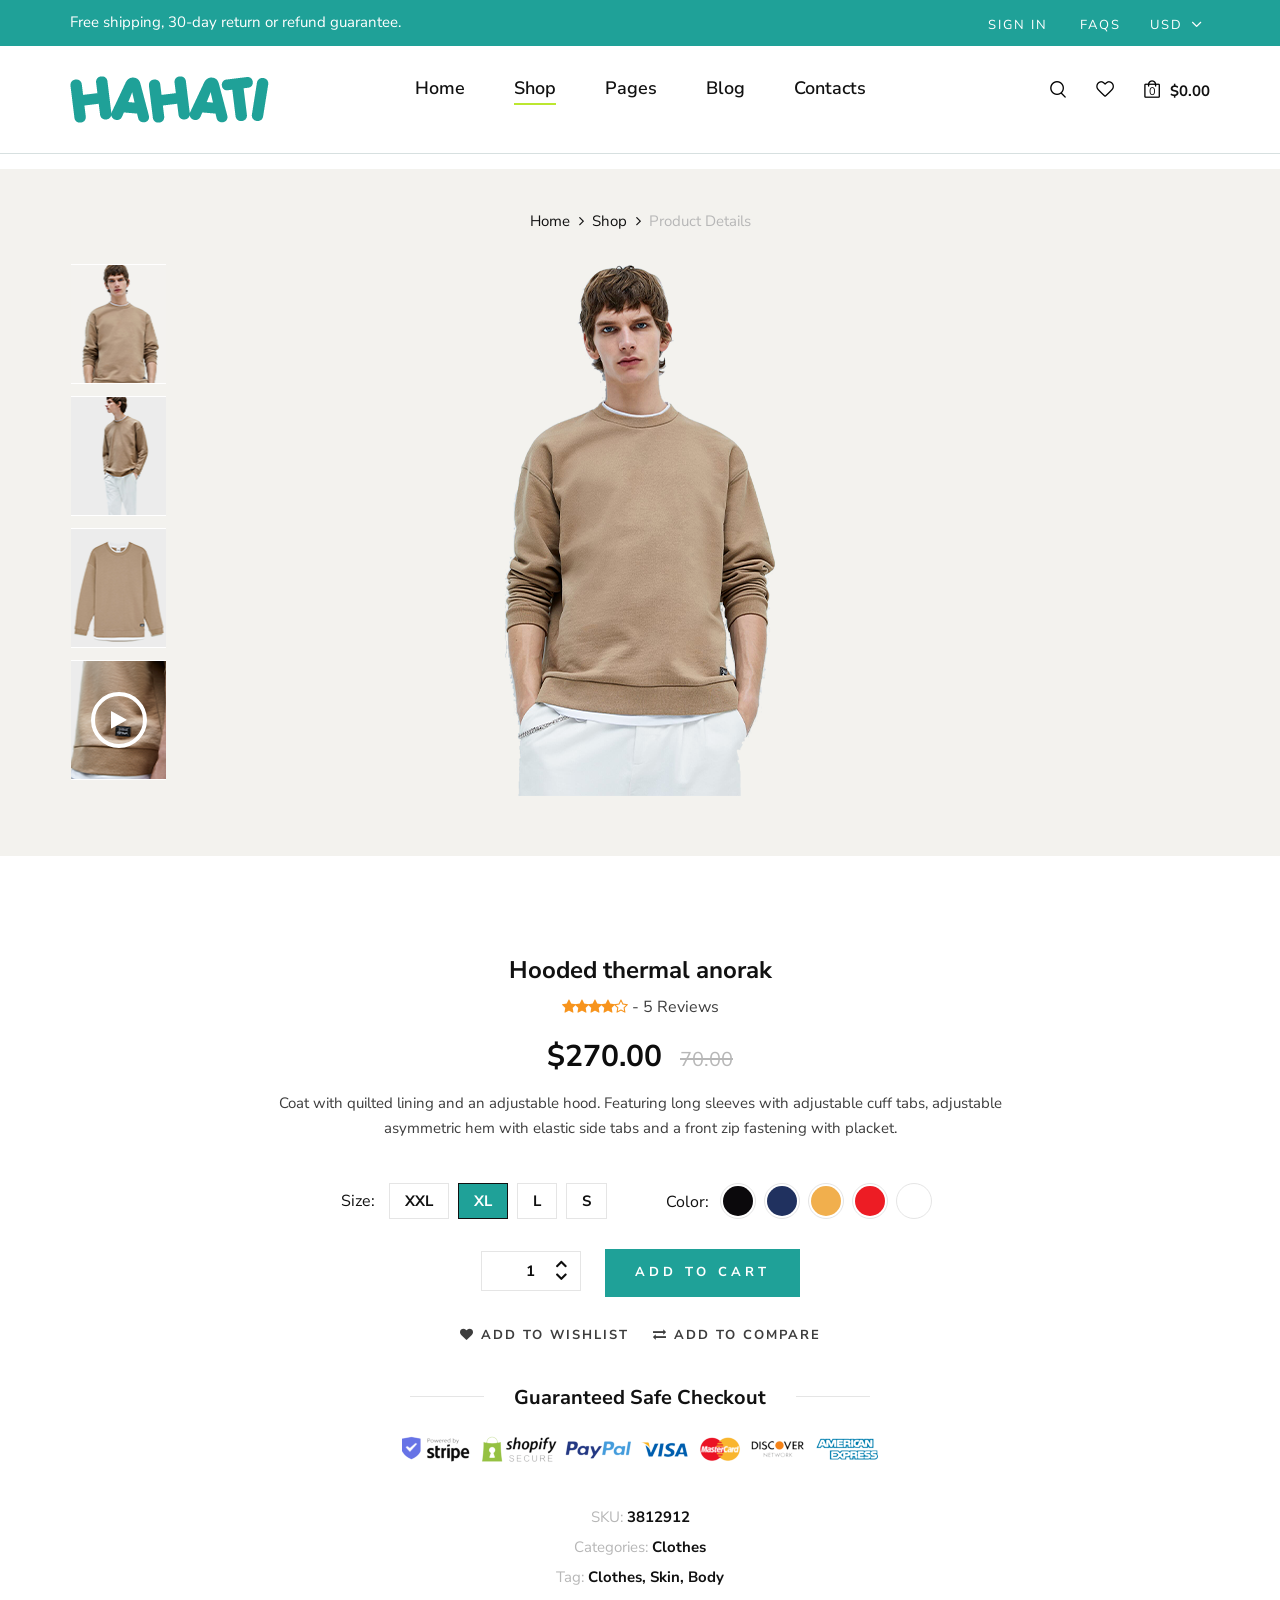
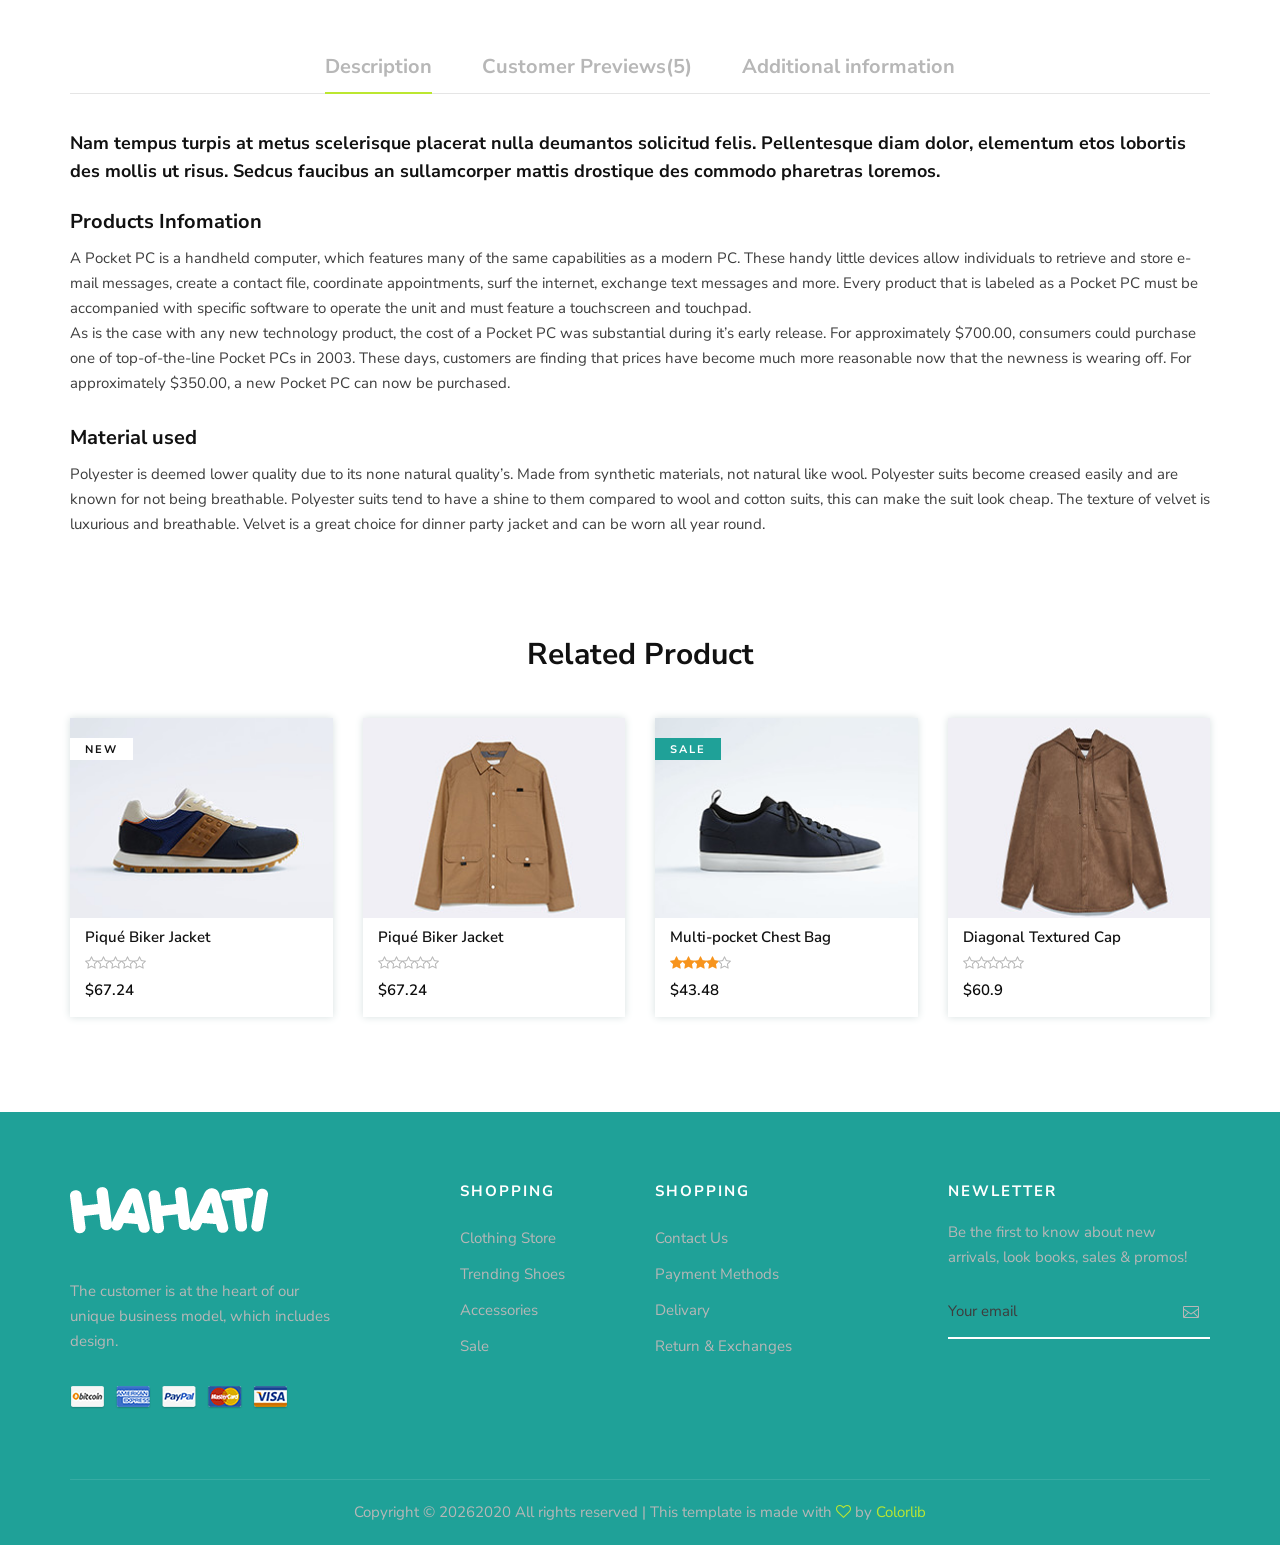
<file: shop-details.html>
<!DOCTYPE html>
<html lang="zxx">

<head>
    <meta charset="UTF-8">
    <meta name="description" content="Male_Fashion Template">
    <meta name="keywords" content="Male_Fashion, unica, creative, html">
    <meta name="viewport" content="width=device-width, initial-scale=1.0">
    <meta http-equiv="X-UA-Compatible" content="ie=edge">
    <title>Male-Fashion | Template</title>

    <!-- Google Font -->
    <link href="https://fonts.googleapis.com/css2?family=Nunito+Sans:wght@300;400;600;700;800;900&display=swap"
    rel="stylesheet">

    <!-- Css Styles -->
    <link rel="stylesheet" href="css/bootstrap.min.css" type="text/css">
    <link rel="stylesheet" href="css/font-awesome.min.css" type="text/css">
    <link rel="stylesheet" href="css/elegant-icons.css" type="text/css">
    <link rel="stylesheet" href="css/magnific-popup.css" type="text/css">
    <link rel="stylesheet" href="css/nice-select.css" type="text/css">
    <link rel="stylesheet" href="css/owl.carousel.min.css" type="text/css">
    <link rel="stylesheet" href="css/slicknav.min.css" type="text/css">
    <link rel="stylesheet" href="css/style.css" type="text/css">
</head>

<body>
    <!-- Page Preloder -->
    <div id="preloder">
        <div class="loader"></div>
    </div>

    <!-- Offcanvas Menu Begin -->
    <div class="offcanvas-menu-overlay"></div>
    <div class="offcanvas-menu-wrapper">
        <div class="offcanvas__option">
            <div class="offcanvas__links">
                <a href="#">Sign in</a>
                <a href="#">FAQs</a>
            </div>
            <div class="offcanvas__top__hover">
                <span>Usd <i class="arrow_carrot-down"></i></span>
                <ul>
                    <li>USD</li>
                    <li>EUR</li>
                    <li>USD</li>
                </ul>
            </div>
        </div>
        <div class="offcanvas__nav__option">
            <a href="#" class="search-switch"><img src="img/icon/search.png" alt=""></a>
            <a href="#"><img src="img/icon/heart.png" alt=""></a>
            <a href="#"><img src="img/icon/cart.png" alt=""> <span>0</span></a>
            <div class="price">$0.00</div>
        </div>
        <div id="mobile-menu-wrap"></div>
        <div class="offcanvas__text">
            <p>Free shipping, 30-day return or refund guarantee.</p>
        </div>
    </div>
    <!-- Offcanvas Menu End -->

    <!-- Header Section Begin -->
    <header class="header">
        <div class="header__top">
            <div class="container">
                <div class="row">
                    <div class="col-lg-6 col-md-7">
                        <div class="header__top__left">
                            <p>Free shipping, 30-day return or refund guarantee.</p>
                        </div>
                    </div>
                    <div class="col-lg-6 col-md-5">
                        <div class="header__top__right">
                            <div class="header__top__links">
                                <a href="#">Sign in</a>
                                <a href="#">FAQs</a>
                            </div>
                            <div class="header__top__hover">
                                <span>Usd <i class="arrow_carrot-down"></i></span>
                                <ul>
                                    <li>USD</li>
                                    <li>EUR</li>
                                    <li>USD</li>
                                </ul>
                            </div>
                        </div>
                    </div>
                </div>
            </div>
        </div>
        <div class="container">
            <div class="row">
                <div class="col-lg-3 col-md-3">
                    <div class="header__logo">
                        <a href="./inex.html"><img src="img/logo.png" alt=""></a>
                    </div>
                </div>
                <div class="col-lg-6 col-md-6">
                    <nav class="header__menu mobile-menu">
                        <ul>
                            <li><a href="./inex.html">Home</a></li>
                            <li class="active"><a href="./shop.html">Shop</a></li>
                            <li><a href="#">Pages</a>
                                <ul class="dropdown">
                                    <li><a href="./about.html">About Us</a></li>
                                    <li><a href="./shop-details.html">Shop Details</a></li>
                                    <li><a href="./shopping-cart.html">Shopping Cart</a></li>
                                    <li><a href="./checkout.html">Check Out</a></li>
                                    <li><a href="./blog-details.html">Blog Details</a></li>
                                </ul>
                            </li>
                            <li><a href="./blog.html">Blog</a></li>
                            <li><a href="./contact.html">Contacts</a></li>
                        </ul>
                    </nav>
                </div>
                <div class="col-lg-3 col-md-3">
                    <div class="header__nav__option">
                        <a href="#" class="search-switch"><img src="img/icon/search.png" alt=""></a>
                        <a href="#"><img src="img/icon/heart.png" alt=""></a>
                        <a href="#"><img src="img/icon/cart.png" alt=""> <span>0</span></a>
                        <div class="price">$0.00</div>
                    </div>
                </div>
            </div>
            <div class="canvas__open"><i class="fa fa-bars"></i></div>
        </div>
    </header>
    <!-- Header Section End -->

    <!-- Shop Details Section Begin -->
    <section class="shop-details">
        <div class="product__details__pic">
            <div class="container">
                <div class="row">
                    <div class="col-lg-12">
                        <div class="product__details__breadcrumb">
                            <a href="./index.html">Home</a>
                            <a href="./shop.html">Shop</a>
                            <span>Product Details</span>
                        </div>
                    </div>
                </div>
                <div class="row">
                    <div class="col-lg-3 col-md-3">
                        <ul class="nav nav-tabs" role="tablist">
                            <li class="nav-item">
                                <a class="nav-link active" data-toggle="tab" href="#tabs-1" role="tab">
                                    <div class="product__thumb__pic set-bg" data-setbg="img/shop-details/thumb-1.png">
                                    </div>
                                </a>
                            </li>
                            <li class="nav-item">
                                <a class="nav-link" data-toggle="tab" href="#tabs-2" role="tab">
                                    <div class="product__thumb__pic set-bg" data-setbg="img/shop-details/thumb-2.png">
                                    </div>
                                </a>
                            </li>
                            <li class="nav-item">
                                <a class="nav-link" data-toggle="tab" href="#tabs-3" role="tab">
                                    <div class="product__thumb__pic set-bg" data-setbg="img/shop-details/thumb-3.png">
                                    </div>
                                </a>
                            </li>
                            <li class="nav-item">
                                <a class="nav-link" data-toggle="tab" href="#tabs-4" role="tab">
                                    <div class="product__thumb__pic set-bg" data-setbg="img/shop-details/thumb-4.png">
                                        <i class="fa fa-play"></i>
                                    </div>
                                </a>
                            </li>
                        </ul>
                    </div>
                    <div class="col-lg-6 col-md-9">
                        <div class="tab-content">
                            <div class="tab-pane active" id="tabs-1" role="tabpanel">
                                <div class="product__details__pic__item">
                                    <img src="img/shop-details/product-big-2.png" alt="">
                                </div>
                            </div>
                            <div class="tab-pane" id="tabs-2" role="tabpanel">
                                <div class="product__details__pic__item">
                                    <img src="img/shop-details/product-big-3.png" alt="">
                                </div>
                            </div>
                            <div class="tab-pane" id="tabs-3" role="tabpanel">
                                <div class="product__details__pic__item">
                                    <img src="img/shop-details/product-big.png" alt="">
                                </div>
                            </div>
                            <div class="tab-pane" id="tabs-4" role="tabpanel">
                                <div class="product__details__pic__item">
                                    <img src="img/shop-details/product-big-4.png" alt="">
                                    <a href="https://www.youtube.com/watch?v=8PJ3_p7VqHw&list=RD8PJ3_p7VqHw&start_radio=1" class="video-popup"><i class="fa fa-play"></i></a>
                                </div>
                            </div>
                        </div>
                    </div>
                </div>
            </div>
        </div>
        <div class="product__details__content">
            <div class="container">
                <div class="row d-flex justify-content-center">
                    <div class="col-lg-8">
                        <div class="product__details__text">
                            <h4>Hooded thermal anorak</h4>
                            <div class="rating">
                                <i class="fa fa-star"></i>
                                <i class="fa fa-star"></i>
                                <i class="fa fa-star"></i>
                                <i class="fa fa-star"></i>
                                <i class="fa fa-star-o"></i>
                                <span> - 5 Reviews</span>
                            </div>
                            <h3>$270.00 <span>70.00</span></h3>
                            <p>Coat with quilted lining and an adjustable hood. Featuring long sleeves with adjustable
                                cuff tabs, adjustable asymmetric hem with elastic side tabs and a front zip fastening
                            with placket.</p>
                            <div class="product__details__option">
                                <div class="product__details__option__size">
                                    <span>Size:</span>
                                    <label for="xxl">xxl
                                        <input type="radio" id="xxl">
                                    </label>
                                    <label class="active" for="xl">xl
                                        <input type="radio" id="xl">
                                    </label>
                                    <label for="l">l
                                        <input type="radio" id="l">
                                    </label>
                                    <label for="sm">s
                                        <input type="radio" id="sm">
                                    </label>
                                </div>
                                <div class="product__details__option__color">
                                    <span>Color:</span>
                                    <label class="c-1" for="sp-1">
                                        <input type="radio" id="sp-1">
                                    </label>
                                    <label class="c-2" for="sp-2">
                                        <input type="radio" id="sp-2">
                                    </label>
                                    <label class="c-3" for="sp-3">
                                        <input type="radio" id="sp-3">
                                    </label>
                                    <label class="c-4" for="sp-4">
                                        <input type="radio" id="sp-4">
                                    </label>
                                    <label class="c-9" for="sp-9">
                                        <input type="radio" id="sp-9">
                                    </label>
                                </div>
                            </div>
                            <div class="product__details__cart__option">
                                <div class="quantity">
                                    <div class="pro-qty">
                                        <input type="text" value="1">
                                    </div>
                                </div>
                                <a href="#" class="primary-btn">add to cart</a>
                            </div>
                            <div class="product__details__btns__option">
                                <a href="#"><i class="fa fa-heart"></i> add to wishlist</a>
                                <a href="#"><i class="fa fa-exchange"></i> Add To Compare</a>
                            </div>
                            <div class="product__details__last__option">
                                <h5><span>Guaranteed Safe Checkout</span></h5>
                                <img src="img/shop-details/details-payment.png" alt="">
                                <ul>
                                    <li><span>SKU:</span> 3812912</li>
                                    <li><span>Categories:</span> Clothes</li>
                                    <li><span>Tag:</span> Clothes, Skin, Body</li>
                                </ul>
                            </div>
                        </div>
                    </div>
                </div>
                <div class="row">
                    <div class="col-lg-12">
                        <div class="product__details__tab">
                            <ul class="nav nav-tabs" role="tablist">
                                <li class="nav-item">
                                    <a class="nav-link active" data-toggle="tab" href="#tabs-5"
                                    role="tab">Description</a>
                                </li>
                                <li class="nav-item">
                                    <a class="nav-link" data-toggle="tab" href="#tabs-6" role="tab">Customer
                                    Previews(5)</a>
                                </li>
                                <li class="nav-item">
                                    <a class="nav-link" data-toggle="tab" href="#tabs-7" role="tab">Additional
                                    information</a>
                                </li>
                            </ul>
                            <div class="tab-content">
                                <div class="tab-pane active" id="tabs-5" role="tabpanel">
                                    <div class="product__details__tab__content">
                                        <p class="note">Nam tempus turpis at metus scelerisque placerat nulla deumantos
                                            solicitud felis. Pellentesque diam dolor, elementum etos lobortis des mollis
                                            ut risus. Sedcus faucibus an sullamcorper mattis drostique des commodo
                                        pharetras loremos.</p>
                                        <div class="product__details__tab__content__item">
                                            <h5>Products Infomation</h5>
                                            <p>A Pocket PC is a handheld computer, which features many of the same
                                                capabilities as a modern PC. These handy little devices allow
                                                individuals to retrieve and store e-mail messages, create a contact
                                                file, coordinate appointments, surf the internet, exchange text messages
                                                and more. Every product that is labeled as a Pocket PC must be
                                                accompanied with specific software to operate the unit and must feature
                                            a touchscreen and touchpad.</p>
                                            <p>As is the case with any new technology product, the cost of a Pocket PC
                                                was substantial during it’s early release. For approximately $700.00,
                                                consumers could purchase one of top-of-the-line Pocket PCs in 2003.
                                                These days, customers are finding that prices have become much more
                                                reasonable now that the newness is wearing off. For approximately
                                            $350.00, a new Pocket PC can now be purchased.</p>
                                        </div>
                                        <div class="product__details__tab__content__item">
                                            <h5>Material used</h5>
                                            <p>Polyester is deemed lower quality due to its none natural quality’s. Made
                                                from synthetic materials, not natural like wool. Polyester suits become
                                                creased easily and are known for not being breathable. Polyester suits
                                                tend to have a shine to them compared to wool and cotton suits, this can
                                                make the suit look cheap. The texture of velvet is luxurious and
                                                breathable. Velvet is a great choice for dinner party jacket and can be
                                            worn all year round.</p>
                                        </div>
                                    </div>
                                </div>
                                <div class="tab-pane" id="tabs-6" role="tabpanel">
                                    <div class="product__details__tab__content">
                                        <div class="product__details__tab__content__item">
                                            <h5>Products Infomation</h5>
                                            <p>A Pocket PC is a handheld computer, which features many of the same
                                                capabilities as a modern PC. These handy little devices allow
                                                individuals to retrieve and store e-mail messages, create a contact
                                                file, coordinate appointments, surf the internet, exchange text messages
                                                and more. Every product that is labeled as a Pocket PC must be
                                                accompanied with specific software to operate the unit and must feature
                                            a touchscreen and touchpad.</p>
                                            <p>As is the case with any new technology product, the cost of a Pocket PC
                                                was substantial during it’s early release. For approximately $700.00,
                                                consumers could purchase one of top-of-the-line Pocket PCs in 2003.
                                                These days, customers are finding that prices have become much more
                                                reasonable now that the newness is wearing off. For approximately
                                            $350.00, a new Pocket PC can now be purchased.</p>
                                        </div>
                                        <div class="product__details__tab__content__item">
                                            <h5>Material used</h5>
                                            <p>Polyester is deemed lower quality due to its none natural quality’s. Made
                                                from synthetic materials, not natural like wool. Polyester suits become
                                                creased easily and are known for not being breathable. Polyester suits
                                                tend to have a shine to them compared to wool and cotton suits, this can
                                                make the suit look cheap. The texture of velvet is luxurious and
                                                breathable. Velvet is a great choice for dinner party jacket and can be
                                            worn all year round.</p>
                                        </div>
                                    </div>
                                </div>
                                <div class="tab-pane" id="tabs-7" role="tabpanel">
                                    <div class="product__details__tab__content">
                                        <p class="note">Nam tempus turpis at metus scelerisque placerat nulla deumantos
                                            solicitud felis. Pellentesque diam dolor, elementum etos lobortis des mollis
                                            ut risus. Sedcus faucibus an sullamcorper mattis drostique des commodo
                                        pharetras loremos.</p>
                                        <div class="product__details__tab__content__item">
                                            <h5>Products Infomation</h5>
                                            <p>A Pocket PC is a handheld computer, which features many of the same
                                                capabilities as a modern PC. These handy little devices allow
                                                individuals to retrieve and store e-mail messages, create a contact
                                                file, coordinate appointments, surf the internet, exchange text messages
                                                and more. Every product that is labeled as a Pocket PC must be
                                                accompanied with specific software to operate the unit and must feature
                                            a touchscreen and touchpad.</p>
                                            <p>As is the case with any new technology product, the cost of a Pocket PC
                                                was substantial during it’s early release. For approximately $700.00,
                                                consumers could purchase one of top-of-the-line Pocket PCs in 2003.
                                                These days, customers are finding that prices have become much more
                                                reasonable now that the newness is wearing off. For approximately
                                            $350.00, a new Pocket PC can now be purchased.</p>
                                        </div>
                                        <div class="product__details__tab__content__item">
                                            <h5>Material used</h5>
                                            <p>Polyester is deemed lower quality due to its none natural quality’s. Made
                                                from synthetic materials, not natural like wool. Polyester suits become
                                                creased easily and are known for not being breathable. Polyester suits
                                                tend to have a shine to them compared to wool and cotton suits, this can
                                                make the suit look cheap. The texture of velvet is luxurious and
                                                breathable. Velvet is a great choice for dinner party jacket and can be
                                            worn all year round.</p>
                                        </div>
                                    </div>
                                </div>
                            </div>
                        </div>
                    </div>
                </div>
            </div>
        </div>
    </section>
    <!-- Shop Details Section End -->

    <!-- Related Section Begin -->
    <section class="related spad">
        <div class="container">
            <div class="row">
                <div class="col-lg-12">
                    <h3 class="related-title">Related Product</h3>
                </div>
            </div>
            <div class="row">
                <div class="col-lg-3 col-md-6 col-sm-6 col-sm-6">
                    <div class="product__item">
                        <div class="product__item__pic set-bg" data-setbg="img/product/product-1.jpg">
                            <span class="label">New</span>
                            <ul class="product__hover">
                                <li><a href="#"><img src="img/icon/heart.png" alt=""></a></li>
                                <li><a href="#"><img src="img/icon/compare.png" alt=""> <span>Compare</span></a></li>
                                <li><a href="#"><img src="img/icon/search.png" alt=""></a></li>
                            </ul>
                        </div>
                        <div class="product__item__text">
                            <h6>Piqué Biker Jacket</h6>
                            <a href="#" class="add-cart">+ Add To Cart</a>
                            <div class="rating">
                                <i class="fa fa-star-o"></i>
                                <i class="fa fa-star-o"></i>
                                <i class="fa fa-star-o"></i>
                                <i class="fa fa-star-o"></i>
                                <i class="fa fa-star-o"></i>
                            </div>
                            <h5>$67.24</h5>
                            <div class="product__color__select">
                                <label for="pc-1">
                                    <input type="radio" id="pc-1">
                                </label>
                                <label class="active black" for="pc-2">
                                    <input type="radio" id="pc-2">
                                </label>
                                <label class="grey" for="pc-3">
                                    <input type="radio" id="pc-3">
                                </label>
                            </div>
                        </div>
                    </div>
                </div>
                <div class="col-lg-3 col-md-6 col-sm-6 col-sm-6">
                    <div class="product__item">
                        <div class="product__item__pic set-bg" data-setbg="img/product/product-2.jpg">
                            <ul class="product__hover">
                                <li><a href="#"><img src="img/icon/heart.png" alt=""></a></li>
                                <li><a href="#"><img src="img/icon/compare.png" alt=""> <span>Compare</span></a></li>
                                <li><a href="#"><img src="img/icon/search.png" alt=""></a></li>
                            </ul>
                        </div>
                        <div class="product__item__text">
                            <h6>Piqué Biker Jacket</h6>
                            <a href="#" class="add-cart">+ Add To Cart</a>
                            <div class="rating">
                                <i class="fa fa-star-o"></i>
                                <i class="fa fa-star-o"></i>
                                <i class="fa fa-star-o"></i>
                                <i class="fa fa-star-o"></i>
                                <i class="fa fa-star-o"></i>
                            </div>
                            <h5>$67.24</h5>
                            <div class="product__color__select">
                                <label for="pc-4">
                                    <input type="radio" id="pc-4">
                                </label>
                                <label class="active black" for="pc-5">
                                    <input type="radio" id="pc-5">
                                </label>
                                <label class="grey" for="pc-6">
                                    <input type="radio" id="pc-6">
                                </label>
                            </div>
                        </div>
                    </div>
                </div>
                <div class="col-lg-3 col-md-6 col-sm-6 col-sm-6">
                    <div class="product__item sale">
                        <div class="product__item__pic set-bg" data-setbg="img/product/product-3.jpg">
                            <span class="label">Sale</span>
                            <ul class="product__hover">
                                <li><a href="#"><img src="img/icon/heart.png" alt=""></a></li>
                                <li><a href="#"><img src="img/icon/compare.png" alt=""> <span>Compare</span></a></li>
                                <li><a href="#"><img src="img/icon/search.png" alt=""></a></li>
                            </ul>
                        </div>
                        <div class="product__item__text">
                            <h6>Multi-pocket Chest Bag</h6>
                            <a href="#" class="add-cart">+ Add To Cart</a>
                            <div class="rating">
                                <i class="fa fa-star"></i>
                                <i class="fa fa-star"></i>
                                <i class="fa fa-star"></i>
                                <i class="fa fa-star"></i>
                                <i class="fa fa-star-o"></i>
                            </div>
                            <h5>$43.48</h5>
                            <div class="product__color__select">
                                <label for="pc-7">
                                    <input type="radio" id="pc-7">
                                </label>
                                <label class="active black" for="pc-8">
                                    <input type="radio" id="pc-8">
                                </label>
                                <label class="grey" for="pc-9">
                                    <input type="radio" id="pc-9">
                                </label>
                            </div>
                        </div>
                    </div>
                </div>
                <div class="col-lg-3 col-md-6 col-sm-6 col-sm-6">
                    <div class="product__item">
                        <div class="product__item__pic set-bg" data-setbg="img/product/product-4.jpg">
                            <ul class="product__hover">
                                <li><a href="#"><img src="img/icon/heart.png" alt=""></a></li>
                                <li><a href="#"><img src="img/icon/compare.png" alt=""> <span>Compare</span></a></li>
                                <li><a href="#"><img src="img/icon/search.png" alt=""></a></li>
                            </ul>
                        </div>
                        <div class="product__item__text">
                            <h6>Diagonal Textured Cap</h6>
                            <a href="#" class="add-cart">+ Add To Cart</a>
                            <div class="rating">
                                <i class="fa fa-star-o"></i>
                                <i class="fa fa-star-o"></i>
                                <i class="fa fa-star-o"></i>
                                <i class="fa fa-star-o"></i>
                                <i class="fa fa-star-o"></i>
                            </div>
                            <h5>$60.9</h5>
                            <div class="product__color__select">
                                <label for="pc-10">
                                    <input type="radio" id="pc-10">
                                </label>
                                <label class="active black" for="pc-11">
                                    <input type="radio" id="pc-11">
                                </label>
                                <label class="grey" for="pc-12">
                                    <input type="radio" id="pc-12">
                                </label>
                            </div>
                        </div>
                    </div>
                </div>
            </div>
        </div>
    </section>
    <!-- Related Section End -->

    <!-- Footer Section Begin -->
    <footer class="footer">
        <div class="container">
            <div class="row">
                <div class="col-lg-3 col-md-6 col-sm-6">
                    <div class="footer__about">
                        <div class="footer__logo">
                            <a href="#"><img src="img/footer-logo.png" alt=""></a>
                        </div>
                        <p>The customer is at the heart of our unique business model, which includes design.</p>
                        <a href="#"><img src="img/payment.png" alt=""></a>
                    </div>
                </div>
                <div class="col-lg-2 offset-lg-1 col-md-3 col-sm-6">
                    <div class="footer__widget">
                        <h6>Shopping</h6>
                        <ul>
                            <li><a href="#">Clothing Store</a></li>
                            <li><a href="#">Trending Shoes</a></li>
                            <li><a href="#">Accessories</a></li>
                            <li><a href="#">Sale</a></li>
                        </ul>
                    </div>
                </div>
                <div class="col-lg-2 col-md-3 col-sm-6">
                    <div class="footer__widget">
                        <h6>Shopping</h6>
                        <ul>
                            <li><a href="#">Contact Us</a></li>
                            <li><a href="#">Payment Methods</a></li>
                            <li><a href="#">Delivary</a></li>
                            <li><a href="#">Return & Exchanges</a></li>
                        </ul>
                    </div>
                </div>
                <div class="col-lg-3 offset-lg-1 col-md-6 col-sm-6">
                    <div class="footer__widget">
                        <h6>NewLetter</h6>
                        <div class="footer__newslatter">
                            <p>Be the first to know about new arrivals, look books, sales & promos!</p>
                            <form action="#">
                                <input type="text" placeholder="Your email">
                                <button type="submit"><span class="icon_mail_alt"></span></button>
                            </form>
                        </div>
                    </div>
                </div>
            </div>
            <div class="row">
                <div class="col-lg-12 text-center">
                    <div class="footer__copyright__text">
                        <!-- Link back to Colorlib can't be removed. Template is licensed under CC BY 3.0. -->
                        <p>Copyright ©
                            <script>
                                document.write(new Date().getFullYear());
                            </script>2020
                            All rights reserved | This template is made with <i class="fa fa-heart-o"
                            aria-hidden="true"></i> by <a href="https://colorlib.com" target="_blank">Colorlib</a>
                        </p>
                        <!-- Link back to Colorlib can't be removed. Template is licensed under CC BY 3.0. -->
                    </div>
                </div>
            </div>
        </div>
    </footer>
    <!-- Footer Section End -->

    <!-- Search Begin -->
    <div class="search-model">
        <div class="h-100 d-flex align-items-center justify-content-center">
            <div class="search-close-switch">+</div>
            <form class="search-model-form">
                <input type="text" id="search-input" placeholder="Search here.....">
            </form>
        </div>
    </div>
    <!-- Search End -->

    <!-- Js Plugins -->
    <script src="js/jquery-3.3.1.min.js"></script>
    <script src="js/bootstrap.min.js"></script>
    <script src="js/jquery.nice-select.min.js"></script>
    <script src="js/jquery.nicescroll.min.js"></script>
    <script src="js/jquery.magnific-popup.min.js"></script>
    <script src="js/jquery.countdown.min.js"></script>
    <script src="js/jquery.slicknav.js"></script>
    <script src="js/mixitup.min.js"></script>
    <script src="js/owl.carousel.min.js"></script>
    <script src="js/main.js"></script>
</body>

</html>
</file>
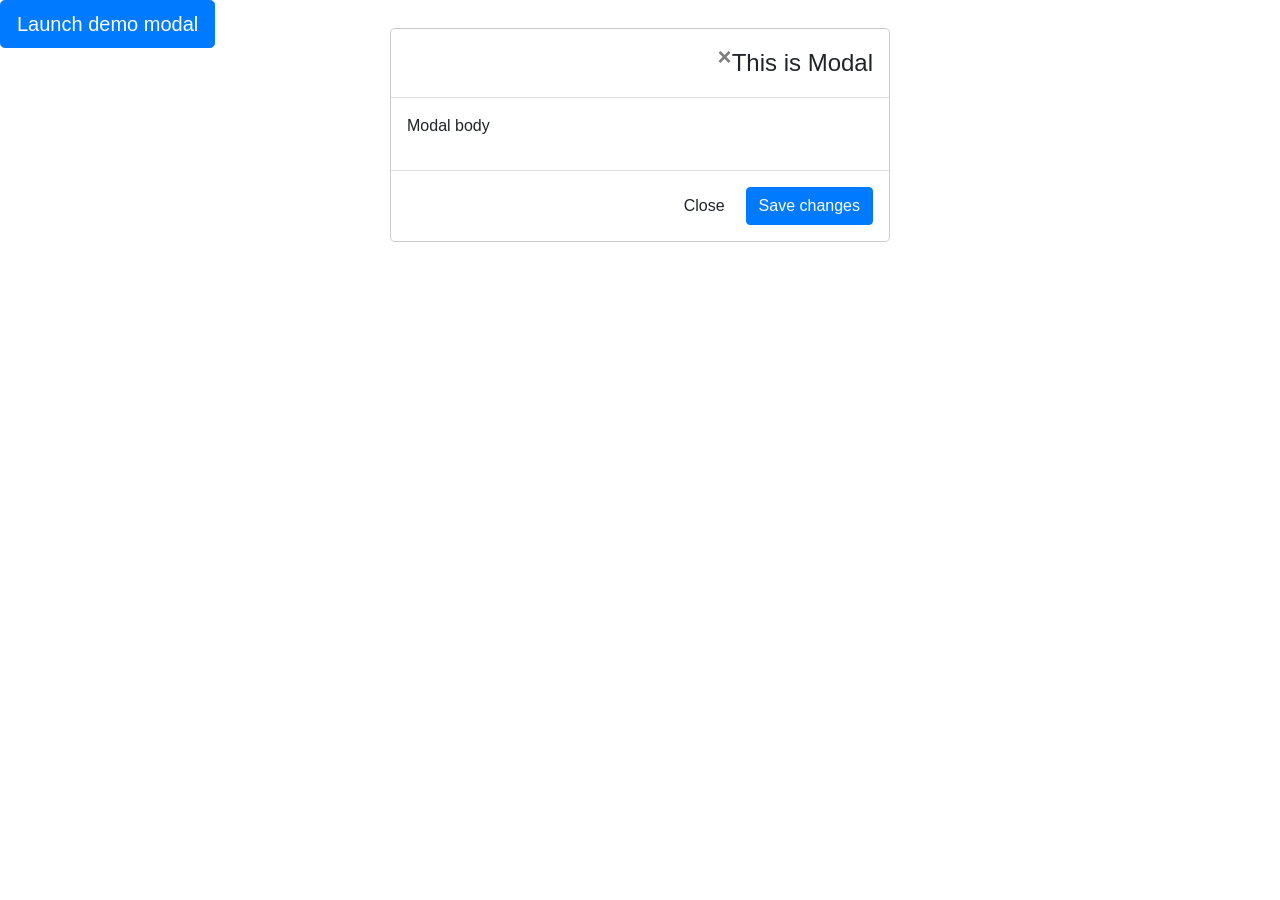
<file: test.html>
<!DOCTYPE html>
<html lang="en">

<head>
  <meta charset="UTF-8">
  <meta http-equiv="X-UA-Compatible" content="IE=edge">
  <meta name="viewport" content="width=device-width, initial-scale=1.0">
  <title>Document</title>
  <link rel="stylesheet" href="https://cdn.jsdelivr.net/npm/bootstrap@4.3.1/dist/css/bootstrap.min.css"
    integrity="sha384-ggOyR0iXCbMQv3Xipma34MD+dH/1fQ784/j6cY/iJTQUOhcWr7x9JvoRxT2MZw1T" crossorigin="anonymous">
</head>

<body>
  <button type="button" class="btn btn-primary btn-lg" data-toggle="modal" data-target="#myModal">
    Launch demo modal
  </button>

  <div id="myModal" class="modal" tabindex="-1" role="dialog" style="display: block;">
    <div class="modal-dialog" role="document">
      <div class="modal-content">
        <div class="modal-header">
          <button type="button" class="close" data-dismiss="modal" aria-label="Close"><span
              aria-hidden="true">×</span></button>
          <h4 class="modal-title">This is Modal</h4>
        </div>
        <div class="modal-body">
          <p>Modal body</p>
        </div>
        <div class="modal-footer">
          <button type="button" class="btn btn-default" data-dismiss="modal">Close</button>
          <button type="button" class="btn btn-primary">Save changes</button>
        </div>
      </div><!-- /.modal-content -->
    </div><!-- /.modal-dialog -->
  </div><!-- /.modal -->

</body>

<script src="https://code.jquery.com/jquery-3.3.1.slim.min.js"
  integrity="sha384-q8i/X+965DzO0rT7abK41JStQIAqVgRVzpbzo5smXKp4YfRvH+8abtTE1Pi6jizo" crossorigin="anonymous">
</script>
<script src="https://cdn.jsdelivr.net/npm/popper.js@1.14.7/dist/umd/popper.min.js"
  integrity="sha384-UO2eT0CpHqdSJQ6hJty5KVphtPhzWj9WO1clHTMGa3JDZwrnQq4sF86dIHNDz0W1" crossorigin="anonymous">
</script>
<script src="https://cdn.jsdelivr.net/npm/bootstrap@4.3.1/dist/js/bootstrap.min.js"
  integrity="sha384-JjSmVgyd0p3pXB1rRibZUAYoIIy6OrQ6VrjIEaFf/nJGzIxFDsf4x0xIM+B07jRM" crossorigin="anonymous">
</script>

</html>
</file>
<file: css/elegant-icons.css>
@font-face {
	font-family: 'ElegantIcons';
	src:url('../fonts/ElegantIcons.eot');
	src:url('../fonts/ElegantIcons.eot?#iefix') format('embedded-opentype'),
		url('../fonts/ElegantIcons.woff') format('woff'),
		url('../fonts/ElegantIcons.ttf') format('truetype'),
		url('../fonts/ElegantIcons.svg#ElegantIcons') format('svg');
	font-weight: normal;
	font-style: normal;
}

/* Use the following CSS code if you want to use data attributes for inserting your icons */
[data-icon]:before {
	font-family: 'ElegantIcons';
	content: attr(data-icon);
	speak: none;
	font-weight: normal;
	font-variant: normal;
	text-transform: none;
	line-height: 1;
	-webkit-font-smoothing: antialiased;
	-moz-osx-font-smoothing: grayscale;
}

/* Use the following CSS code if you want to have a class per icon */
/*
Instead of a list of all class selectors,
you can use the generic selector below, but it's slower:
[class*="your-class-prefix"] {
*/
.arrow_up, .arrow_down, .arrow_left, .arrow_right, .arrow_left-up, .arrow_right-up, .arrow_right-down, .arrow_left-down, .arrow-up-down, .arrow_up-down_alt, .arrow_left-right_alt, .arrow_left-right, .arrow_expand_alt2, .arrow_expand_alt, .arrow_condense, .arrow_expand, .arrow_move, .arrow_carrot-up, .arrow_carrot-down, .arrow_carrot-left, .arrow_carrot-right, .arrow_carrot-2up, .arrow_carrot-2down, .arrow_carrot-2left, .arrow_carrot-2right, .arrow_carrot-up_alt2, .arrow_carrot-down_alt2, .arrow_carrot-left_alt2, .arrow_carrot-right_alt2, .arrow_carrot-2up_alt2, .arrow_carrot-2down_alt2, .arrow_carrot-2left_alt2, .arrow_carrot-2right_alt2, .arrow_triangle-up, .arrow_triangle-down, .arrow_triangle-left, .arrow_triangle-right, .arrow_triangle-up_alt2, .arrow_triangle-down_alt2, .arrow_triangle-left_alt2, .arrow_triangle-right_alt2, .arrow_back, .icon_minus-06, .icon_plus, .icon_close, .icon_check, .icon_minus_alt2, .icon_plus_alt2, .icon_close_alt2, .icon_check_alt2, .icon_zoom-out_alt, .icon_zoom-in_alt, .icon_search, .icon_box-empty, .icon_box-selected, .icon_minus-box, .icon_plus-box, .icon_box-checked, .icon_circle-empty, .icon_circle-slelected, .icon_stop_alt2, .icon_stop, .icon_pause_alt2, .icon_pause, .icon_menu, .icon_menu-square_alt2, .icon_menu-circle_alt2, .icon_ul, .icon_ol, .icon_adjust-horiz, .icon_adjust-vert, .icon_document_alt, .icon_documents_alt, .icon_pencil, .icon_pencil-edit_alt, .icon_pencil-edit, .icon_folder-alt, .icon_folder-open_alt, .icon_folder-add_alt, .icon_info_alt, .icon_error-oct_alt, .icon_error-circle_alt, .icon_error-triangle_alt, .icon_question_alt2, .icon_question, .icon_comment_alt, .icon_chat_alt, .icon_vol-mute_alt, .icon_volume-low_alt, .icon_volume-high_alt, .icon_quotations, .icon_quotations_alt2, .icon_clock_alt, .icon_lock_alt, .icon_lock-open_alt, .icon_key_alt, .icon_cloud_alt, .icon_cloud-upload_alt, .icon_cloud-download_alt, .icon_image, .icon_images, .icon_lightbulb_alt, .icon_gift_alt, .icon_house_alt, .icon_genius, .icon_mobile, .icon_tablet, .icon_laptop, .icon_desktop, .icon_camera_alt, .icon_mail_alt, .icon_cone_alt, .icon_ribbon_alt, .icon_bag_alt, .icon_creditcard, .icon_cart_alt, .icon_paperclip, .icon_tag_alt, .icon_tags_alt, .icon_trash_alt, .icon_cursor_alt, .icon_mic_alt, .icon_compass_alt, .icon_pin_alt, .icon_pushpin_alt, .icon_map_alt, .icon_drawer_alt, .icon_toolbox_alt, .icon_book_alt, .icon_calendar, .icon_film, .icon_table, .icon_contacts_alt, .icon_headphones, .icon_lifesaver, .icon_piechart, .icon_refresh, .icon_link_alt, .icon_link, .icon_loading, .icon_blocked, .icon_archive_alt, .icon_heart_alt, .icon_star_alt, .icon_star-half_alt, .icon_star, .icon_star-half, .icon_tools, .icon_tool, .icon_cog, .icon_cogs, .arrow_up_alt, .arrow_down_alt, .arrow_left_alt, .arrow_right_alt, .arrow_left-up_alt, .arrow_right-up_alt, .arrow_right-down_alt, .arrow_left-down_alt, .arrow_condense_alt, .arrow_expand_alt3, .arrow_carrot_up_alt, .arrow_carrot-down_alt, .arrow_carrot-left_alt, .arrow_carrot-right_alt, .arrow_carrot-2up_alt, .arrow_carrot-2dwnn_alt, .arrow_carrot-2left_alt, .arrow_carrot-2right_alt, .arrow_triangle-up_alt, .arrow_triangle-down_alt, .arrow_triangle-left_alt, .arrow_triangle-right_alt, .icon_minus_alt, .icon_plus_alt, .icon_close_alt, .icon_check_alt, .icon_zoom-out, .icon_zoom-in, .icon_stop_alt, .icon_menu-square_alt, .icon_menu-circle_alt, .icon_document, .icon_documents, .icon_pencil_alt, .icon_folder, .icon_folder-open, .icon_folder-add, .icon_folder_upload, .icon_folder_download, .icon_info, .icon_error-circle, .icon_error-oct, .icon_error-triangle, .icon_question_alt, .icon_comment, .icon_chat, .icon_vol-mute, .icon_volume-low, .icon_volume-high, .icon_quotations_alt, .icon_clock, .icon_lock, .icon_lock-open, .icon_key, .icon_cloud, .icon_cloud-upload, .icon_cloud-download, .icon_lightbulb, .icon_gift, .icon_house, .icon_camera, .icon_mail, .icon_cone, .icon_ribbon, .icon_bag, .icon_cart, .icon_tag, .icon_tags, .icon_trash, .icon_cursor, .icon_mic, .icon_compass, .icon_pin, .icon_pushpin, .icon_map, .icon_drawer, .icon_toolbox, .icon_book, .icon_contacts, .icon_archive, .icon_heart, .icon_profile, .icon_group, .icon_grid-2x2, .icon_grid-3x3, .icon_music, .icon_pause_alt, .icon_phone, .icon_upload, .icon_download, .social_facebook, .social_twitter, .social_pinterest, .social_googleplus, .social_tumblr, .social_tumbleupon, .social_wordpress, .social_instagram, .social_dribbble, .social_vimeo, .social_linkedin, .social_rss, .social_deviantart, .social_share, .social_myspace, .social_skype, .social_youtube, .social_picassa, .social_googledrive, .social_flickr, .social_blogger, .social_spotify, .social_delicious, .social_facebook_circle, .social_twitter_circle, .social_pinterest_circle, .social_googleplus_circle, .social_tumblr_circle, .social_stumbleupon_circle, .social_wordpress_circle, .social_instagram_circle, .social_dribbble_circle, .social_vimeo_circle, .social_linkedin_circle, .social_rss_circle, .social_deviantart_circle, .social_share_circle, .social_myspace_circle, .social_skype_circle, .social_youtube_circle, .social_picassa_circle, .social_googledrive_alt2, .social_flickr_circle, .social_blogger_circle, .social_spotify_circle, .social_delicious_circle, .social_facebook_square, .social_twitter_square, .social_pinterest_square, .social_googleplus_square, .social_tumblr_square, .social_stumbleupon_square, .social_wordpress_square, .social_instagram_square, .social_dribbble_square, .social_vimeo_square, .social_linkedin_square, .social_rss_square, .social_deviantart_square, .social_share_square, .social_myspace_square, .social_skype_square, .social_youtube_square, .social_picassa_square, .social_googledrive_square, .social_flickr_square, .social_blogger_square, .social_spotify_square, .social_delicious_square, .icon_printer, .icon_calulator, .icon_building, .icon_floppy, .icon_drive, .icon_search-2, .icon_id, .icon_id-2, .icon_puzzle, .icon_like, .icon_dislike, .icon_mug, .icon_currency, .icon_wallet, .icon_pens, .icon_easel, .icon_flowchart, .icon_datareport, .icon_briefcase, .icon_shield, .icon_percent, .icon_globe, .icon_globe-2, .icon_target, .icon_hourglass, .icon_balance, .icon_rook, .icon_printer-alt, .icon_calculator_alt, .icon_building_alt, .icon_floppy_alt, .icon_drive_alt, .icon_search_alt, .icon_id_alt, .icon_id-2_alt, .icon_puzzle_alt, .icon_like_alt, .icon_dislike_alt, .icon_mug_alt, .icon_currency_alt, .icon_wallet_alt, .icon_pens_alt, .icon_easel_alt, .icon_flowchart_alt, .icon_datareport_alt, .icon_briefcase_alt, .icon_shield_alt, .icon_percent_alt, .icon_globe_alt, .icon_clipboard {
	font-family: 'ElegantIcons';
	speak: none;
	font-style: normal;
	font-weight: normal;
	font-variant: normal;
	text-transform: none;
	line-height: 1;
	-webkit-font-smoothing: antialiased;
}
.arrow_up:before {
	content: "\21";
}
.arrow_down:before {
	content: "\22";
}
.arrow_left:before {
	content: "\23";
}
.arrow_right:before {
	content: "\24";
}
.arrow_left-up:before {
	content: "\25";
}
.arrow_right-up:before {
	content: "\26";
}
.arrow_right-down:before {
	content: "\27";
}
.arrow_left-down:before {
	content: "\28";
}
.arrow-up-down:before {
	content: "\29";
}
.arrow_up-down_alt:before {
	content: "\2a";
}
.arrow_left-right_alt:before {
	content: "\2b";
}
.arrow_left-right:before {
	content: "\2c";
}
.arrow_expand_alt2:before {
	content: "\2d";
}
.arrow_expand_alt:before {
	content: "\2e";
}
.arrow_condense:before {
	content: "\2f";
}
.arrow_expand:before {
	content: "\30";
}
.arrow_move:before {
	content: "\31";
}
.arrow_carrot-up:before {
	content: "\32";
}
.arrow_carrot-down:before {
	content: "\33";
}
.arrow_carrot-left:before {
	content: "\34";
}
.arrow_carrot-right:before {
	content: "\35";
}
.arrow_carrot-2up:before {
	content: "\36";
}
.arrow_carrot-2down:before {
	content: "\37";
}
.arrow_carrot-2left:before {
	content: "\38";
}
.arrow_carrot-2right:before {
	content: "\39";
}
.arrow_carrot-up_alt2:before {
	content: "\3a";
}
.arrow_carrot-down_alt2:before {
	content: "\3b";
}
.arrow_carrot-left_alt2:before {
	content: "\3c";
}
.arrow_carrot-right_alt2:before {
	content: "\3d";
}
.arrow_carrot-2up_alt2:before {
	content: "\3e";
}
.arrow_carrot-2down_alt2:before {
	content: "\3f";
}
.arrow_carrot-2left_alt2:before {
	content: "\40";
}
.arrow_carrot-2right_alt2:before {
	content: "\41";
}
.arrow_triangle-up:before {
	content: "\42";
}
.arrow_triangle-down:before {
	content: "\43";
}
.arrow_triangle-left:before {
	content: "\44";
}
.arrow_triangle-right:before {
	content: "\45";
}
.arrow_triangle-up_alt2:before {
	content: "\46";
}
.arrow_triangle-down_alt2:before {
	content: "\47";
}
.arrow_triangle-left_alt2:before {
	content: "\48";
}
.arrow_triangle-right_alt2:before {
	content: "\49";
}
.arrow_back:before {
	content: "\4a";
}
.icon_minus-06:before {
	content: "\4b";
}
.icon_plus:before {
	content: "\4c";
}
.icon_close:before {
	content: "\4d";
}
.icon_check:before {
	content: "\4e";
}
.icon_minus_alt2:before {
	content: "\4f";
}
.icon_plus_alt2:before {
	content: "\50";
}
.icon_close_alt2:before {
	content: "\51";
}
.icon_check_alt2:before {
	content: "\52";
}
.icon_zoom-out_alt:before {
	content: "\53";
}
.icon_zoom-in_alt:before {
	content: "\54";
}
.icon_search:before {
	content: "\55";
}
.icon_box-empty:before {
	content: "\56";
}
.icon_box-selected:before {
	content: "\57";
}
.icon_minus-box:before {
	content: "\58";
}
.icon_plus-box:before {
	content: "\59";
}
.icon_box-checked:before {
	content: "\5a";
}
.icon_circle-empty:before {
	content: "\5b";
}
.icon_circle-slelected:before {
	content: "\5c";
}
.icon_stop_alt2:before {
	content: "\5d";
}
.icon_stop:before {
	content: "\5e";
}
.icon_pause_alt2:before {
	content: "\5f";
}
.icon_pause:before {
	content: "\60";
}
.icon_menu:before {
	content: "\61";
}
.icon_menu-square_alt2:before {
	content: "\62";
}
.icon_menu-circle_alt2:before {
	content: "\63";
}
.icon_ul:before {
	content: "\64";
}
.icon_ol:before {
	content: "\65";
}
.icon_adjust-horiz:before {
	content: "\66";
}
.icon_adjust-vert:before {
	content: "\67";
}
.icon_document_alt:before {
	content: "\68";
}
.icon_documents_alt:before {
	content: "\69";
}
.icon_pencil:before {
	content: "\6a";
}
.icon_pencil-edit_alt:before {
	content: "\6b";
}
.icon_pencil-edit:before {
	content: "\6c";
}
.icon_folder-alt:before {
	content: "\6d";
}
.icon_folder-open_alt:before {
	content: "\6e";
}
.icon_folder-add_alt:before {
	content: "\6f";
}
.icon_info_alt:before {
	content: "\70";
}
.icon_error-oct_alt:before {
	content: "\71";
}
.icon_error-circle_alt:before {
	content: "\72";
}
.icon_error-triangle_alt:before {
	content: "\73";
}
.icon_question_alt2:before {
	content: "\74";
}
.icon_question:before {
	content: "\75";
}
.icon_comment_alt:before {
	content: "\76";
}
.icon_chat_alt:before {
	content: "\77";
}
.icon_vol-mute_alt:before {
	content: "\78";
}
.icon_volume-low_alt:before {
	content: "\79";
}
.icon_volume-high_alt:before {
	content: "\7a";
}
.icon_quotations:before {
	content: "\7b";
}
.icon_quotations_alt2:before {
	content: "\7c";
}
.icon_clock_alt:before {
	content: "\7d";
}
.icon_lock_alt:before {
	content: "\7e";
}
.icon_lock-open_alt:before {
	content: "\e000";
}
.icon_key_alt:before {
	content: "\e001";
}
.icon_cloud_alt:before {
	content: "\e002";
}
.icon_cloud-upload_alt:before {
	content: "\e003";
}
.icon_cloud-download_alt:before {
	content: "\e004";
}
.icon_image:before {
	content: "\e005";
}
.icon_images:before {
	content: "\e006";
}
.icon_lightbulb_alt:before {
	content: "\e007";
}
.icon_gift_alt:before {
	content: "\e008";
}
.icon_house_alt:before {
	content: "\e009";
}
.icon_genius:before {
	content: "\e00a";
}
.icon_mobile:before {
	content: "\e00b";
}
.icon_tablet:before {
	content: "\e00c";
}
.icon_laptop:before {
	content: "\e00d";
}
.icon_desktop:before {
	content: "\e00e";
}
.icon_camera_alt:before {
	content: "\e00f";
}
.icon_mail_alt:before {
	content: "\e010";
}
.icon_cone_alt:before {
	content: "\e011";
}
.icon_ribbon_alt:before {
	content: "\e012";
}
.icon_bag_alt:before {
	content: "\e013";
}
.icon_creditcard:before {
	content: "\e014";
}
.icon_cart_alt:before {
	content: "\e015";
}
.icon_paperclip:before {
	content: "\e016";
}
.icon_tag_alt:before {
	content: "\e017";
}
.icon_tags_alt:before {
	content: "\e018";
}
.icon_trash_alt:before {
	content: "\e019";
}
.icon_cursor_alt:before {
	content: "\e01a";
}
.icon_mic_alt:before {
	content: "\e01b";
}
.icon_compass_alt:before {
	content: "\e01c";
}
.icon_pin_alt:before {
	content: "\e01d";
}
.icon_pushpin_alt:before {
	content: "\e01e";
}
.icon_map_alt:before {
	content: "\e01f";
}
.icon_drawer_alt:before {
	content: "\e020";
}
.icon_toolbox_alt:before {
	content: "\e021";
}
.icon_book_alt:before {
	content: "\e022";
}
.icon_calendar:before {
	content: "\e023";
}
.icon_film:before {
	content: "\e024";
}
.icon_table:before {
	content: "\e025";
}
.icon_contacts_alt:before {
	content: "\e026";
}
.icon_headphones:before {
	content: "\e027";
}
.icon_lifesaver:before {
	content: "\e028";
}
.icon_piechart:before {
	content: "\e029";
}
.icon_refresh:before {
	content: "\e02a";
}
.icon_link_alt:before {
	content: "\e02b";
}
.icon_link:before {
	content: "\e02c";
}
.icon_loading:before {
	content: "\e02d";
}
.icon_blocked:before {
	content: "\e02e";
}
.icon_archive_alt:before {
	content: "\e02f";
}
.icon_heart_alt:before {
	content: "\e030";
}
.icon_star_alt:before {
	content: "\e031";
}
.icon_star-half_alt:before {
	content: "\e032";
}
.icon_star:before {
	content: "\e033";
}
.icon_star-half:before {
	content: "\e034";
}
.icon_tools:before {
	content: "\e035";
}
.icon_tool:before {
	content: "\e036";
}
.icon_cog:before {
	content: "\e037";
}
.icon_cogs:before {
	content: "\e038";
}
.arrow_up_alt:before {
	content: "\e039";
}
.arrow_down_alt:before {
	content: "\e03a";
}
.arrow_left_alt:before {
	content: "\e03b";
}
.arrow_right_alt:before {
	content: "\e03c";
}
.arrow_left-up_alt:before {
	content: "\e03d";
}
.arrow_right-up_alt:before {
	content: "\e03e";
}
.arrow_right-down_alt:before {
	content: "\e03f";
}
.arrow_left-down_alt:before {
	content: "\e040";
}
.arrow_condense_alt:before {
	content: "\e041";
}
.arrow_expand_alt3:before {
	content: "\e042";
}
.arrow_carrot_up_alt:before {
	content: "\e043";
}
.arrow_carrot-down_alt:before {
	content: "\e044";
}
.arrow_carrot-left_alt:before {
	content: "\e045";
}
.arrow_carrot-right_alt:before {
	content: "\e046";
}
.arrow_carrot-2up_alt:before {
	content: "\e047";
}
.arrow_carrot-2dwnn_alt:before {
	content: "\e048";
}
.arrow_carrot-2left_alt:before {
	content: "\e049";
}
.arrow_carrot-2right_alt:before {
	content: "\e04a";
}
.arrow_triangle-up_alt:before {
	content: "\e04b";
}
.arrow_triangle-down_alt:before {
	content: "\e04c";
}
.arrow_triangle-left_alt:before {
	content: "\e04d";
}
.arrow_triangle-right_alt:before {
	content: "\e04e";
}
.icon_minus_alt:before {
	content: "\e04f";
}
.icon_plus_alt:before {
	content: "\e050";
}
.icon_close_alt:before {
	content: "\e051";
}
.icon_check_alt:before {
	content: "\e052";
}
.icon_zoom-out:before {
	content: "\e053";
}
.icon_zoom-in:before {
	content: "\e054";
}
.icon_stop_alt:before {
	content: "\e055";
}
.icon_menu-square_alt:before {
	content: "\e056";
}
.icon_menu-circle_alt:before {
	content: "\e057";
}
.icon_document:before {
	content: "\e058";
}
.icon_documents:before {
	content: "\e059";
}
.icon_pencil_alt:before {
	content: "\e05a";
}
.icon_folder:before {
	content: "\e05b";
}
.icon_folder-open:before {
	content: "\e05c";
}
.icon_folder-add:before {
	content: "\e05d";
}
.icon_folder_upload:before {
	content: "\e05e";
}
.icon_folder_download:before {
	content: "\e05f";
}
.icon_info:before {
	content: "\e060";
}
.icon_error-circle:before {
	content: "\e061";
}
.icon_error-oct:before {
	content: "\e062";
}
.icon_error-triangle:before {
	content: "\e063";
}
.icon_question_alt:before {
	content: "\e064";
}
.icon_comment:before {
	content: "\e065";
}
.icon_chat:before {
	content: "\e066";
}
.icon_vol-mute:before {
	content: "\e067";
}
.icon_volume-low:before {
	content: "\e068";
}
.icon_volume-high:before {
	content: "\e069";
}
.icon_quotations_alt:before {
	content: "\e06a";
}
.icon_clock:before {
	content: "\e06b";
}
.icon_lock:before {
	content: "\e06c";
}
.icon_lock-open:before {
	content: "\e06d";
}
.icon_key:before {
	content: "\e06e";
}
.icon_cloud:before {
	content: "\e06f";
}
.icon_cloud-upload:before {
	content: "\e070";
}
.icon_cloud-download:before {
	content: "\e071";
}
.icon_lightbulb:before {
	content: "\e072";
}
.icon_gift:before {
	content: "\e073";
}
.icon_house:before {
	content: "\e074";
}
.icon_camera:before {
	content: "\e075";
}
.icon_mail:before {
	content: "\e076";
}
.icon_cone:before {
	content: "\e077";
}
.icon_ribbon:before {
	content: "\e078";
}
.icon_bag:before {
	content: "\e079";
}
.icon_cart:before {
	content: "\e07a";
}
.icon_tag:before {
	content: "\e07b";
}
.icon_tags:before {
	content: "\e07c";
}
.icon_trash:before {
	content: "\e07d";
}
.icon_cursor:before {
	content: "\e07e";
}
.icon_mic:before {
	content: "\e07f";
}
.icon_compass:before {
	content: "\e080";
}
.icon_pin:before {
	content: "\e081";
}
.icon_pushpin:before {
	content: "\e082";
}
.icon_map:before {
	content: "\e083";
}
.icon_drawer:before {
	content: "\e084";
}
.icon_toolbox:before {
	content: "\e085";
}
.icon_book:before {
	content: "\e086";
}
.icon_contacts:before {
	content: "\e087";
}
.icon_archive:before {
	content: "\e088";
}
.icon_heart:before {
	content: "\e089";
}
.icon_profile:before {
	content: "\e08a";
}
.icon_group:before {
	content: "\e08b";
}
.icon_grid-2x2:before {
	content: "\e08c";
}
.icon_grid-3x3:before {
	content: "\e08d";
}
.icon_music:before {
	content: "\e08e";
}
.icon_pause_alt:before {
	content: "\e08f";
}
.icon_phone:before {
	content: "\e090";
}
.icon_upload:before {
	content: "\e091";
}
.icon_download:before {
	content: "\e092";
}
.social_facebook:before {
	content: "\e093";
}
.social_twitter:before {
	content: "\e094";
}
.social_pinterest:before {
	content: "\e095";
}
.social_googleplus:before {
	content: "\e096";
}
.social_tumblr:before {
	content: "\e097";
}
.social_tumbleupon:before {
	content: "\e098";
}
.social_wordpress:before {
	content: "\e099";
}
.social_instagram:before {
	content: "\e09a";
}
.social_dribbble:before {
	content: "\e09b";
}
.social_vimeo:before {
	content: "\e09c";
}
.social_linkedin:before {
	content: "\e09d";
}
.social_rss:before {
	content: "\e09e";
}
.social_deviantart:before {
	content: "\e09f";
}
.social_share:before {
	content: "\e0a0";
}
.social_myspace:before {
	content: "\e0a1";
}
.social_skype:before {
	content: "\e0a2";
}
.social_youtube:before {
	content: "\e0a3";
}
.social_picassa:before {
	content: "\e0a4";
}
.social_googledrive:before {
	content: "\e0a5";
}
.social_flickr:before {
	content: "\e0a6";
}
.social_blogger:before {
	content: "\e0a7";
}
.social_spotify:before {
	content: "\e0a8";
}
.social_delicious:before {
	content: "\e0a9";
}
.social_facebook_circle:before {
	content: "\e0aa";
}
.social_twitter_circle:before {
	content: "\e0ab";
}
.social_pinterest_circle:before {
	content: "\e0ac";
}
.social_googleplus_circle:before {
	content: "\e0ad";
}
.social_tumblr_circle:before {
	content: "\e0ae";
}
.social_stumbleupon_circle:before {
	content: "\e0af";
}
.social_wordpress_circle:before {
	content: "\e0b0";
}
.social_instagram_circle:before {
	content: "\e0b1";
}
.social_dribbble_circle:before {
	content: "\e0b2";
}
.social_vimeo_circle:before {
	content: "\e0b3";
}
.social_linkedin_circle:before {
	content: "\e0b4";
}
.social_rss_circle:before {
	content: "\e0b5";
}
.social_deviantart_circle:before {
	content: "\e0b6";
}
.social_share_circle:before {
	content: "\e0b7";
}
.social_myspace_circle:before {
	content: "\e0b8";
}
.social_skype_circle:before {
	content: "\e0b9";
}
.social_youtube_circle:before {
	content: "\e0ba";
}
.social_picassa_circle:before {
	content: "\e0bb";
}
.social_googledrive_alt2:before {
	content: "\e0bc";
}
.social_flickr_circle:before {
	content: "\e0bd";
}
.social_blogger_circle:before {
	content: "\e0be";
}
.social_spotify_circle:before {
	content: "\e0bf";
}
.social_delicious_circle:before {
	content: "\e0c0";
}
.social_facebook_square:before {
	content: "\e0c1";
}
.social_twitter_square:before {
	content: "\e0c2";
}
.social_pinterest_square:before {
	content: "\e0c3";
}
.social_googleplus_square:before {
	content: "\e0c4";
}
.social_tumblr_square:before {
	content: "\e0c5";
}
.social_stumbleupon_square:before {
	content: "\e0c6";
}
.social_wordpress_square:before {
	content: "\e0c7";
}
.social_instagram_square:before {
	content: "\e0c8";
}
.social_dribbble_square:before {
	content: "\e0c9";
}
.social_vimeo_square:before {
	content: "\e0ca";
}
.social_linkedin_square:before {
	content: "\e0cb";
}
.social_rss_square:before {
	content: "\e0cc";
}
.social_deviantart_square:before {
	content: "\e0cd";
}
.social_share_square:before {
	content: "\e0ce";
}
.social_myspace_square:before {
	content: "\e0cf";
}
.social_skype_square:before {
	content: "\e0d0";
}
.social_youtube_square:before {
	content: "\e0d1";
}
.social_picassa_square:before {
	content: "\e0d2";
}
.social_googledrive_square:before {
	content: "\e0d3";
}
.social_flickr_square:before {
	content: "\e0d4";
}
.social_blogger_square:before {
	content: "\e0d5";
}
.social_spotify_square:before {
	content: "\e0d6";
}
.social_delicious_square:before {
	content: "\e0d7";
}
.icon_printer:before {
	content: "\e103";
}
.icon_calulator:before {
	content: "\e0ee";
}
.icon_building:before {
	content: "\e0ef";
}
.icon_floppy:before {
	content: "\e0e8";
}
.icon_drive:before {
	content: "\e0ea";
}
.icon_search-2:before {
	content: "\e101";
}
.icon_id:before {
	content: "\e107";
}
.icon_id-2:before {
	content: "\e108";
}
.icon_puzzle:before {
	content: "\e102";
}
.icon_like:before {
	content: "\e106";
}
.icon_dislike:before {
	content: "\e0eb";
}
.icon_mug:before {
	content: "\e105";
}
.icon_currency:before {
	content: "\e0ed";
}
.icon_wallet:before {
	content: "\e100";
}
.icon_pens:before {
	content: "\e104";
}
.icon_easel:before {
	content: "\e0e9";
}
.icon_flowchart:before {
	content: "\e109";
}
.icon_datareport:before {
	content: "\e0ec";
}
.icon_briefcase:before {
	content: "\e0fe";
}
.icon_shield:before {
	content: "\e0f6";
}
.icon_percent:before {
	content: "\e0fb";
}
.icon_globe:before {
	content: "\e0e2";
}
.icon_globe-2:before {
	content: "\e0e3";
}
.icon_target:before {
	content: "\e0f5";
}
.icon_hourglass:before {
	content: "\e0e1";
}
.icon_balance:before {
	content: "\e0ff";
}
.icon_rook:before {
	content: "\e0f8";
}
.icon_printer-alt:before {
	content: "\e0fa";
}
.icon_calculator_alt:before {
	content: "\e0e7";
}
.icon_building_alt:before {
	content: "\e0fd";
}
.icon_floppy_alt:before {
	content: "\e0e4";
}
.icon_drive_alt:before {
	content: "\e0e5";
}
.icon_search_alt:before {
	content: "\e0f7";
}
.icon_id_alt:before {
	content: "\e0e0";
}
.icon_id-2_alt:before {
	content: "\e0fc";
}
.icon_puzzle_alt:before {
	content: "\e0f9";
}
.icon_like_alt:before {
	content: "\e0dd";
}
.icon_dislike_alt:before {
	content: "\e0f1";
}
.icon_mug_alt:before {
	content: "\e0dc";
}
.icon_currency_alt:before {
	content: "\e0f3";
}
.icon_wallet_alt:before {
	content: "\e0d8";
}
.icon_pens_alt:before {
	content: "\e0db";
}
.icon_easel_alt:before {
	content: "\e0f0";
}
.icon_flowchart_alt:before {
	content: "\e0df";
}
.icon_datareport_alt:before {
	content: "\e0f2";
}
.icon_briefcase_alt:before {
	content: "\e0f4";
}
.icon_shield_alt:before {
	content: "\e0d9";
}
.icon_percent_alt:before {
	content: "\e0da";
}
.icon_globe_alt:before {
	content: "\e0de";
}
.icon_clipboard:before {
	content: "\e0e6";
}


	.glyph {
		float: left;
		text-align: center;
		padding: .75em;
		margin: .4em 1.5em .75em 0;
		width: 6em;
text-shadow: none;
	}
        .glyph_big {
        font-size: 128px;
        color: #59c5dc;
        float: left;
        margin-right: 20px;
        }

        .glyph div { padding-bottom: 10px;}

	.glyph input {
		font-family: consolas, monospace;
		font-size: 12px;
		width: 100%;
		text-align: center;
		border: 0;
		box-shadow: 0 0 0 1px #ccc;
		padding: .2em;
                -moz-border-radius: 5px;
                -webkit-border-radius: 5px;
	}
	.centered {
		margin-left: auto;
		margin-right: auto;
	}
	.glyph .fs1 {
		font-size: 2em;
	}
</file>
<file: css/nice-select.css>
.nice-select {
  -webkit-tap-highlight-color: transparent;
  background-color: #fff;
  border-radius: 5px;
  border: solid 1px #e8e8e8;
  box-sizing: border-box;
  clear: both;
  cursor: pointer;
  display: block;
  float: left;
  font-family: inherit;
  font-size: 14px;
  font-weight: normal;
  height: 42px;
  line-height: 40px;
  outline: none;
  padding-left: 18px;
  padding-right: 30px;
  position: relative;
  text-align: left !important;
  -webkit-transition: all 0.2s ease-in-out;
  transition: all 0.2s ease-in-out;
  -webkit-user-select: none;
     -moz-user-select: none;
      -ms-user-select: none;
          user-select: none;
  white-space: nowrap;
  width: auto; }
  .nice-select:hover {
    border-color: #dbdbdb; }
  .nice-select:active, .nice-select.open, .nice-select:focus {
    border-color: #999; }
  .nice-select:after {
    border-bottom: 2px solid #999;
    border-right: 2px solid #999;
    content: '';
    display: block;
    height: 5px;
    margin-top: -4px;
    pointer-events: none;
    position: absolute;
    right: 12px;
    top: 50%;
    -webkit-transform-origin: 66% 66%;
        -ms-transform-origin: 66% 66%;
            transform-origin: 66% 66%;
    -webkit-transform: rotate(45deg);
        -ms-transform: rotate(45deg);
            transform: rotate(45deg);
    -webkit-transition: all 0.15s ease-in-out;
    transition: all 0.15s ease-in-out;
    width: 5px; }
  .nice-select.open:after {
    -webkit-transform: rotate(-135deg);
        -ms-transform: rotate(-135deg);
            transform: rotate(-135deg); }
  .nice-select.open .list {
    opacity: 1;
    pointer-events: auto;
    -webkit-transform: scale(1) translateY(0);
        -ms-transform: scale(1) translateY(0);
            transform: scale(1) translateY(0); }
  .nice-select.disabled {
    border-color: #ededed;
    color: #999;
    pointer-events: none; }
    .nice-select.disabled:after {
      border-color: #cccccc; }
  .nice-select.wide {
    width: 100%; }
    .nice-select.wide .list {
      left: 0 !important;
      right: 0 !important; }
  .nice-select.right {
    float: right; }
    .nice-select.right .list {
      left: auto;
      right: 0; }
  .nice-select.small {
    font-size: 12px;
    height: 36px;
    line-height: 34px; }
    .nice-select.small:after {
      height: 4px;
      width: 4px; }
    .nice-select.small .option {
      line-height: 34px;
      min-height: 34px; }
  .nice-select .list {
    background-color: #fff;
    border-radius: 5px;
    box-shadow: 0 0 0 1px rgba(68, 68, 68, 0.11);
    box-sizing: border-box;
    margin-top: 4px;
    opacity: 0;
    overflow: hidden;
    padding: 0;
    pointer-events: none;
    position: absolute;
    top: 100%;
    left: 0;
    -webkit-transform-origin: 50% 0;
        -ms-transform-origin: 50% 0;
            transform-origin: 50% 0;
    -webkit-transform: scale(0.75) translateY(-21px);
        -ms-transform: scale(0.75) translateY(-21px);
            transform: scale(0.75) translateY(-21px);
    -webkit-transition: all 0.2s cubic-bezier(0.5, 0, 0, 1.25), opacity 0.15s ease-out;
    transition: all 0.2s cubic-bezier(0.5, 0, 0, 1.25), opacity 0.15s ease-out;
    z-index: 9; }
    .nice-select .list:hover .option:not(:hover) {
      background-color: transparent !important; }
  .nice-select .option {
    cursor: pointer;
    font-weight: 400;
    line-height: 40px;
    list-style: none;
    min-height: 40px;
    outline: none;
    padding-left: 18px;
    padding-right: 29px;
    text-align: left;
    -webkit-transition: all 0.2s;
    transition: all 0.2s; }
    .nice-select .option:hover, .nice-select .option.focus, .nice-select .option.selected.focus {
      background-color: #f6f6f6; }
    .nice-select .option.selected {
      font-weight: bold; }
    .nice-select .option.disabled {
      background-color: transparent;
      color: #999;
      cursor: default; }

.no-csspointerevents .nice-select .list {
  display: none; }

.no-csspointerevents .nice-select.open .list {
  display: block; }
</file>
<file: css/style.css>
/******************************************************************
  Template Name: Male Fashion
  Description: Male Fashion - ecommerce teplate
  Author: Colorib
  Author URI: https://www.colorib.com/
  Version: 1.0
  Created: Colorib 
******************************************************************/

/*------------------------------------------------------------------
[Table of contents]

1.  Template default CSS
	1.1	Variables
	1.2	Mixins
	1.3	Flexbox
	1.4	Reset
2.  Helper Css
3.  Header Section
4.  Hero Section
5.  Banner Section
6.  Product Section
7.  Intagram Section
8.  Latest Section
9.  Contact
10.  Footer Style
-------------------------------------------------------------------*/

/*----------------------------------------*/
/* Template default CSS
/*----------------------------------------*/

html,
body {
	height: 100%;
	font-family: "Nunito Sans", sans-serif;
	-webkit-font-smoothing: antialiased;
}

h1,
h2,
h3,
h4,
h5,
h6 {
	margin: 0;
	color: #111111;
	font-weight: 400;
	font-family: "Nunito Sans", sans-serif;
}

h1 {
	font-size: 70px;
}

h2 {
	font-size: 36px;
}

h3 {
	font-size: 30px;
}

h4 {
	font-size: 24px;
}

h5 {
	font-size: 18px;
}

h6 {
	font-size: 16px;
}

p {
	font-size: 15px;
	font-family: "Nunito Sans", sans-serif;
	color: #3d3d3d;
	font-weight: 400;
	line-height: 25px;
	margin: 0 0 15px 0;
}

img {
	max-width: 100%;
}

.logo-small {
	max-height: 30px;
}

input:focus,
select:focus,
button:focus,
textarea:focus {
	outline: none;
}

a:hover,
a:focus {
	text-decoration: none;
	outline: none;
	color: #ffffff;
}

ul,
ol {
	padding: 0;
	margin: 0;
}

/*---------------------
  Helper CSS
-----------------------*/

.section-title {
	margin-bottom: 45px;
	text-align: center;
}

.section-title span {
	color: #bce730;
	font-size: 14px;
	font-weight: 700;
	text-transform: uppercase;
	letter-spacing: 2px;
	margin-bottom: 15px;
	display: block;
}

.section-title h2 {
	color: #111111;
	font-weight: 700;
	line-height: 46px;
}

.set-bg {
	background-repeat: no-repeat;
	background-size: cover;
	background-position: top center;
}

.spad {
	padding-top: 100px;
	padding-bottom: 100px;
}

.text-white h1,
.text-white h2,
.text-white h3,
.text-white h4,
.text-white h5,
.text-white h6,
.text-white p,
.text-white span,
.text-white li,
.text-white a {
	color: #fff;
}

/* buttons */

.primary-btn {
	display: inline-block;
	font-size: 13px;
	font-weight: 700;
	text-transform: uppercase;
	padding: 14px 30px;
	color: #ffffff;
	background: #1fa198;
	letter-spacing: 4px;
}

.login-btn {
	padding: 5px 10px;
}

.site-btn {
	font-size: 14px;
	color: #ffffff;
	background: #1fa198;
	font-weight: 700;
	border: none;
	text-transform: uppercase;
	display: inline-block;
	padding: 14px 30px;
}

/* Preloder */

#preloder {
	position: fixed;
	width: 100%;
	height: 100%;
	top: 0;
	left: 0;
	z-index: 999999;
	background: #000;
}

.loader {
	width: 40px;
	height: 40px;
	position: absolute;
	top: 50%;
	left: 50%;
	margin-top: -13px;
	margin-left: -13px;
	border-radius: 60px;
	animation: loader 0.8s linear infinite;
	-webkit-animation: loader 0.8s linear infinite;
}

@keyframes loader {
	0% {
		-webkit-transform: rotate(0deg);
		transform: rotate(0deg);
		border: 4px solid #f44336;
		border-left-color: transparent;
	}

	50% {
		-webkit-transform: rotate(180deg);
		transform: rotate(180deg);
		border: 4px solid #673ab7;
		border-left-color: transparent;
	}

	100% {
		-webkit-transform: rotate(360deg);
		transform: rotate(360deg);
		border: 4px solid #f44336;
		border-left-color: transparent;
	}
}

@-webkit-keyframes loader {
	0% {
		-webkit-transform: rotate(0deg);
		border: 4px solid #f44336;
		border-left-color: transparent;
	}

	50% {
		-webkit-transform: rotate(180deg);
		border: 4px solid #673ab7;
		border-left-color: transparent;
	}

	100% {
		-webkit-transform: rotate(360deg);
		border: 4px solid #f44336;
		border-left-color: transparent;
	}
}

.spacial-controls {
	position: fixed;
	width: 111px;
	height: 91px;
	top: 0;
	right: 0;
	z-index: 999;
}

.spacial-controls .search-switch {
	display: block;
	height: 100%;
	padding-top: 30px;
	background: #323232;
	text-align: center;
	cursor: pointer;
}

.search-model {
	display: none;
	position: fixed;
	width: 100%;
	height: 100%;
	left: 0;
	top: 0;
	background: #000;
	z-index: 99999;
}

.search-model-form {
	padding: 0 15px;
}

.search-model-form input {
	width: 500px;
	font-size: 40px;
	border: none;
	border-bottom: 2px solid #333;
	background: 0 0;
	color: #999;
}

.search-close-switch {
	position: absolute;
	width: 50px;
	height: 50px;
	background: #333;
	color: #fff;
	text-align: center;
	border-radius: 50%;
	font-size: 28px;
	line-height: 28px;
	top: 30px;
	cursor: pointer;
	-webkit-transform: rotate(45deg);
	-ms-transform: rotate(45deg);
	transform: rotate(45deg);
	display: -webkit-box;
	display: -ms-flexbox;
	display: flex;
	-webkit-box-align: center;
	-ms-flex-align: center;
	align-items: center;
	-webkit-box-pack: center;
	-ms-flex-pack: center;
	justify-content: center;
}

/*---------------------
  Header
-----------------------*/

.header {
	background: #ffffff;
	border-bottom: #d7e0e0 solid 1px;
	margin-bottom: 15px;
}

.header__top {
	background: #1fa198;
	padding: 10px 0;
}

.header__top__left p {
	color: #ffffff;
	margin-bottom: 0;
}

.header__top__right {
	text-align: right;
}

.header__top__links {
	display: inline-block;
	margin-right: 25px;
}

.header__top__links a {
	color: #ffffff;
	font-size: 13px;
	text-transform: uppercase;
	letter-spacing: 2px;
	margin-right: 28px;
	display: inline-block;
}

.header__top__links a:last-child {
	margin-right: 0;
}

.header__top__hover {
	display: inline-block;
	position: relative;
}

.header__top__hover:hover ul {
	top: 24px;
	opacity: 1;
	visibility: visible;
}

.header__top__hover span {
	color: #ffffff;
	font-size: 13px;
	text-transform: uppercase;
	letter-spacing: 2px;
	display: inline-block;
	cursor: pointer;
}

.header__top__hover span i {
	font-size: 20px;
	position: relative;
	top: 3px;
	right: 2px;
}

.header__top__hover ul {
	background: #ffffff;
	display: inline-block;
	padding: 2px 0;
	position: absolute;
	left: 0;
	top: 44px;
	opacity: 0;
	visibility: hidden;
	z-index: 3;
	-webkit-box-shadow: 0 10px 20px rgba(0, 0, 0, 0.1);
	box-shadow: 0 10px 20px rgba(0, 0, 0, 0.1);
	-webkit-transition: all, 0.3s;
	-o-transition: all, 0.3s;
	transition: all, 0.3s;
}

.header__top__hover ul li {
	list-style: none;
	font-size: 13px;
	color: #111111;
	padding: 2px 15px;
	cursor: pointer;
}

.header__logo {
	padding: 30px 0;
}

.header__logo a {
	display: inline-block;
}

.header__menu {
	text-align: center;
	padding: 26px 0 25px;
}

.header__menu ul li {
	list-style: none;
	display: inline-block;
	margin-right: 45px;
	position: relative;
}

.header__menu ul li.active a:after {
	-webkit-transform: scale(1);
	-ms-transform: scale(1);
	transform: scale(1);
}

.header__menu ul li:hover a:after {
	-webkit-transform: scale(1);
	-ms-transform: scale(1);
	transform: scale(1);
}

.header__menu ul li:hover .dropdown {
	top: 32px;
	opacity: 1;
	visibility: visible;
}

.header__menu ul li:last-child {
	margin-right: 0;
}

.header__menu ul li .dropdown {
	position: absolute;
	left: 0;
	top: 56px;
	width: 150px;
	background: #1fa198;
	text-align: left;
	padding: 5px 0;
	z-index: 9;
	opacity: 0;
	visibility: hidden;
	-webkit-transition: all, 0.3s;
	-o-transition: all, 0.3s;
	transition: all, 0.3s;
}

.header__menu ul li .dropdown li {
	display: block;
	margin-right: 0;
}

.header__menu ul li .dropdown li a {
	font-size: 14px;
	color: #ffffff;
	font-weight: 400;
	padding: 5px 20px;
	text-transform: capitalize;
}

.header__menu ul li .dropdown li a:after {
	display: none;
}

.header__menu ul li a {
	font-size: 18px;
	color: #111111;
	display: block;
	font-weight: 600;
	position: relative;
	padding: 3px 0;
}

.header__menu ul li a:after {
	position: absolute;
	left: 0;
	bottom: 0;
	width: 100%;
	height: 2px;
	background: #bce730;
	content: "";
	-webkit-transition: all, 0.5s;
	-o-transition: all, 0.5s;
	transition: all, 0.5s;
	-webkit-transform: scale(0);
	-ms-transform: scale(0);
	transform: scale(0);
}

.header__nav__option {
	text-align: right;
	padding: 30px 0;
}

.header__nav__option a {
	display: inline-block;
	margin-right: 26px;
	position: relative;
}

.header__nav__option a span {
	color: #0d0d0d;
	font-size: 11px;
	position: absolute;
	left: 5px;
	top: 8px;
}

.header__nav__option a:last-child {
	margin-right: 0;
}

.header__nav__option .price {
	font-size: 15px;
	color: #111111;
	font-weight: 700;
	display: inline-block;
	margin-left: -20px;
	position: relative;
	top: 3px;
}

.offcanvas-menu-wrapper {
	display: none;
}

.canvas__open {
	display: none;
}

/*---------------------
  Hero
-----------------------*/

.hero__slider.owl-carousel .owl-item.active .hero__text h6 {
	top: 0;
	opacity: 1;
}

.hero__slider.owl-carousel .owl-item.active .hero__text h2 {
	top: 0;
	opacity: 1;
}

.hero__slider.owl-carousel .owl-item.active .hero__text p {
	top: 0;
	opacity: 1;
}

.hero__slider.owl-carousel .owl-item.active .hero__text .primary-btn {
	top: 0;
	opacity: 1;
}

.hero__slider.owl-carousel .owl-nav button {
	font-size: 36px;
	color: #333333;
	position: absolute;
	left: 75px;
	top: 50%;
	margin-top: -18px;
	line-height: 29px;
}

.hero__slider.owl-carousel .owl-nav button.owl-next {
	left: auto;
	right: 75px;
}

.hero__items {
	height: 800px;
	padding-top: 230px;
}

.hero__text h6 {
	color: #bce730;
	font-size: 14px;
	font-weight: 700;
	text-transform: uppercase;
	letter-spacing: 2px;
	margin-bottom: 28px;
	position: relative;
	top: 100px;
	opacity: 0;
	-webkit-transition: all, 0.3s;
	-o-transition: all, 0.3s;
	transition: all, 0.3s;
}

.hero__text h2 {
	color: #111111;
	font-size: 48px;
	font-weight: 700;
	line-height: 58px;
	margin-bottom: 30px;
	position: relative;
	top: 100px;
	opacity: 0;
	-webkit-transition: all, 0.6s;
	-o-transition: all, 0.6s;
	transition: all, 0.6s;
}

.hero__text p {
	font-size: 16px;
	line-height: 28px;
	margin-bottom: 35px;
	position: relative;
	top: 100px;
	opacity: 0;
	-webkit-transition: all, 0.9s;
	-o-transition: all, 0.9s;
	transition: all, 0.9s;
}

.hero__text .primary-btn {
	position: relative;
	top: 100px;
	opacity: 0;
	-webkit-transition: all, 1.1s;
	-o-transition: all, 1.1s;
	transition: all, 1.1s;
}

.hero__text .primary-btn span {
	font-size: 20px;
	position: relative;
	top: 4px;
	font-weight: 700;
}

.hero__social {
	margin-top: 190px;
}

.hero__social a {
	font-size: 16px;
	color: #3d3d3d;
	display: inline-block;
	margin-right: 32px;
}

.hero__social a:last-child {
	margin-right: 0;
}

/*---------------------
  Banner
-----------------------*/

.blog {
	padding-bottom: 55px;
}

.banner__item {
	position: relative;
	overflow: hidden;
}

.banner__item:hover .banner__item__text a:after {
	width: 40px;
	background: #bce730;
}

.banner__item.banner__item--middle {
	margin-top: -75px;
}

.banner__item.banner__item--middle .banner__item__pic {
	float: none;
}

.banner__item.banner__item--middle .banner__item__text {
	position: relative;
	top: 0;
	left: 0;
	max-width: 100%;
	padding-top: 22px;
}

.banner__item.banner__item--last {
	margin-top: 100px;
}

.banner__item__pic {
	float: right;
}

.banner__item__text {
	max-width: 300px;
	position: absolute;
	left: 0;
	top: 140px;
}

.banner__item__text h2 {
	color: #111111;
	font-weight: 700;
	line-height: 46px;
	margin-bottom: 10px;
}

.banner__item__text a {
	display: inline-block;
	color: #111111;
	font-size: 13px;
	font-weight: 700;
	letter-spacing: 4px;
	text-transform: uppercase;
	padding: 3px 0;
	position: relative;
}

.banner__item__text a:after {
	position: absolute;
	left: 0;
	bottom: 0;
	width: 100%;
	height: 2px;
	background: #1fa198;
	content: "";
	-webkit-transition: all, 0.3s;
	-o-transition: all, 0.3s;
	transition: all, 0.3s;
}

/*---------------------
  Categories
-----------------------*/

.categories {
	background: #f3f2ee;
	overflow: hidden;
	padding-top: 150px;
	padding-bottom: 125px;
}

.categories__text {
	padding-top: 40px;
	position: relative;
	z-index: 1;
}

.categories__text:before {
	position: absolute;
	left: -485px;
	top: 0;
	height: 300px;
	width: 600px;
	background: #ffffff;
	z-index: -1;
	content: "";
}

.categories__text h2 {
	color: #b7b7b7;
	line-height: 72px;
	font-size: 34px;
}

.categories__text h2 span {
	font-weight: 700;
	color: #111111;
}

.categories__hot__deal {
	position: relative;
	z-index: 5;
}

.categories__hot__deal img {
	min-width: 100%;
}

.hot__deal__sticker {
	height: 100px;
	width: 100px;
	background: #1fa198;
	border-radius: 50%;
	padding-top: 22px;
	text-align: center;
	position: absolute;
	right: 0;
	top: -36px;
}

.hot__deal__sticker span {
	display: block;
	font-size: 15px;
	color: #ffffff;
	margin-bottom: 4px;
}

.hot__deal__sticker h5 {
	color: #ffffff;
	font-size: 20px;
	font-weight: 700;
}

.categories__deal__countdown span {
	color: #bce730;
	font-size: 14px;
	font-weight: 700;
	text-transform: uppercase;
	letter-spacing: 2px;
	margin-bottom: 15px;
	display: block;
}

.categories__deal__countdown h2 {
	color: #111111;
	font-weight: 700;
	line-height: 46px;
	margin-bottom: 25px;
}

.categories__deal__countdown .categories__deal__countdown__timer {
	margin-bottom: 20px;
	overflow: hidden;
	margin-left: -30px;
}

.categories__deal__countdown .categories__deal__countdown__timer .cd-item {
	width: 25%;
	float: left;
	margin-bottom: 25px;
	text-align: center;
	position: relative;
}

.categories__deal__countdown .categories__deal__countdown__timer .cd-item:after {
	position: absolute;
	right: 0;
	top: 7px;
	content: ":";
	font-size: 24px;
	font-weight: 700;
	color: #3d3d3d;
}

.categories__deal__countdown .categories__deal__countdown__timer .cd-item:last-child:after {
	display: none;
}

.categories__deal__countdown .categories__deal__countdown__timer .cd-item span {
	color: #111111;
	font-weight: 700;
	display: block;
	font-size: 36px;
}

.categories__deal__countdown .categories__deal__countdown__timer .cd-item p {
	margin-bottom: 0;
}

/*---------------------
  Instagram
-----------------------*/

.instagram {
	padding-bottom: 0;
}

.instagram__pic__item {
	width: 33.33%;
	float: left;
	height: 261px;
	background-position: center center;
}

.instagram__text {
	padding-top: 130px;
}

.instagram__text h2 {
	color: #111111;
	font-weight: 700;
	margin-bottom: 30px;
}

.instagram__text p {
	margin-bottom: 65px;
}

.instagram__text h3 {
	color: #bce730;
	font-weight: 700;
}

/*---------------------
  Product
-----------------------*/

.product {
	padding-top: 0;
	padding-bottom: 60px;
}

.filter__controls {
	text-align: center;
	margin-bottom: 45px;
}

.filter__controls li {
	color: #b7b7b7;
	font-size: 24px;
	font-weight: 700;
	list-style: none;
	display: inline-block;
	margin-right: 88px;
	cursor: pointer;
}

.filter__controls li:last-child {
	margin-right: 0;
}

.filter__controls li.active {
	color: #111111;
}

.product__item {
	overflow: hidden;
	margin-bottom: 40px;
	box-shadow: 0 0 8px #d7e0e0;
	min-height: 285px;
	cursor: pointer;
}

.product__item.sale .product__item__pic .label {
	color: #ffffff;
	background: #1fa198;
}

.product__item.sale .product__item__text .rating i {
	color: #f7941d;
}

.product__item.sale .product__item__text .rating i:nth-last-child(1) {
	color: #b7b7b7;
}

/* 
.product__item:hover .product__item__pic .product__hover {
	right: 20px;
	opacity: 1;
}

.product__item:hover .product__item__text a {
	top: 22px;
	opacity: 1;
	visibility: visible;
}

.product__item:hover .product__item__text h6 {
	opacity: 0;
}

.product__item:hover .product__item__text .product__color__select {
	opacity: 1;
} */

.product__item__pic {
	height: 200px;
	position: relative;
	background-position: center center;
}

.product__item__pic .label {
	color: #111111;
	font-size: 11px;
	font-weight: 700;
	letter-spacing: 2px;
	text-transform: uppercase;
	display: inline-block;
	padding: 4px 15px 2px;
	background: #ffffff;
	position: absolute;
	left: 0;
	top: 20px;
}

.product__item__pic .product__hover {
	position: absolute;
	right: -200px;
	top: 20px;
	-webkit-transition: all, 0.8s;
	-o-transition: all, 0.8s;
	transition: all, 0.8s;
}

.product__item__pic .product__hover li {
	list-style: none;
	margin-bottom: 10px;
	position: relative;
}

.product__item__pic .product__hover li:hover span {
	opacity: 1;
	visibility: visible;
}

.product__item__pic .product__hover li span {
	color: #ffffff;
	background: #1fa198;
	display: inline-block;
	padding: 4px 10px;
	font-size: 12px;
	position: absolute;
	left: -78px;
	top: 5px;
	z-index: 1;
	opacity: 0;
	visibility: hidden;
	-webkit-transition: all, 0.3s;
	-o-transition: all, 0.3s;
	transition: all, 0.3s;
}

.product__item__pic .product__hover li span:after {
	position: absolute;
	right: -2px;
	top: 5px;
	height: 15px;
	width: 15px;
	background: #1fa198;
	content: "";
	-webkit-transform: rotate(45deg);
	-ms-transform: rotate(45deg);
	transform: rotate(45deg);
	z-index: -1;
}

.product__item__pic .product__hover li img {
	background: #ffffff;
	padding: 10px;
	display: inline-block;
}

.product__item__text {
	padding: 10px 15px;
	position: relative;
}

.product__item__text a {
	font-size: 15px;
	color: #bce730;
	font-weight: 700;
	position: absolute;
	left: 0;
	top: 0;
	opacity: 0;
	visibility: hidden;
	-webkit-transition: all, 0.3s;
	-o-transition: all, 0.3s;
	transition: all, 0.3s;
}

.product__item__text h6 {
	color: #111111;
	font-size: 15px;
	font-weight: 600;
	margin-bottom: 5px;
	-webkit-transition: all, 0.3s;
	-o-transition: all, 0.3s;
	transition: all, 0.3s;
}

.product__item__text .rating {
	margin-bottom: 6px;
}

.product__item__text .rating i {
	font-size: 14px;
	color: #b7b7b7;
	margin-right: -5px;
}

.product__item__text h5 {
	color: #0d0d0d;
	font-size: 15px;
	font-weight: 600;
	margin-bottom: 0.5rem;
}

.product__item__text .product__color__select {
	position: absolute;
	right: 0;
	bottom: 0;
	opacity: 0;
	-webkit-transition: all, 0.5s;
	-o-transition: all, 0.5s;
	transition: all, 0.5s;
}

.product__item__text .product__color__select label {
	display: inline-block;
	height: 12px;
	width: 12px;
	background: #5e64d1;
	border-radius: 50%;
	margin-bottom: 0;
	margin-right: 5px;
	position: relative;
	cursor: pointer;
}

.product__item__text .product__color__select label.black {
	background: #404a47;
}

.product__item__text .product__color__select label.grey {
	background: #d5a667;
}

.product__item__text .product__color__select label.active:after {
	opacity: 1;
}

.product__item__text .product__color__select label:after {
	position: absolute;
	left: -3px;
	top: -3px;
	height: 18px;
	width: 18px;
	border: 1px solid #b9b9b9;
	content: "";
	border-radius: 50%;
	opacity: 0;
}

.product__item__text .product__color__select label input {
	position: absolute;
	visibility: hidden;
}

/*---------------------
  Shop
-----------------------*/

.shop__sidebar {
	padding-right: 20px;
}

.shop__sidebar__search {
	margin-bottom: 45px;
}

.shop__sidebar__search form {
	position: relative;
}

.shop__sidebar__search form input {
	width: 100%;
	font-size: 15px;
	color: #b7b7b7;
	padding-left: 20px;
	border: 1px solid #e5e5e5;
	height: 42px;
}

.shop__sidebar__search form input::-webkit-input-placeholder {
	color: #b7b7b7;
}

.shop__sidebar__search form input::-moz-placeholder {
	color: #b7b7b7;
}

.shop__sidebar__search form input:-ms-input-placeholder {
	color: #b7b7b7;
}

.shop__sidebar__search form input::-ms-input-placeholder {
	color: #b7b7b7;
}

.shop__sidebar__search form input::placeholder {
	color: #b7b7b7;
}

.shop__sidebar__search form button {
	color: #b7b7b7;
	font-size: 15px;
	border: none;
	background: transparent;
	position: absolute;
	right: 0;
	padding: 0 15px;
	top: 0;
	height: 100%;
}

.shop__sidebar__accordion .card {
	border: none;
	border-radius: 0;
	margin-bottom: 25px;
}

.shop__sidebar__accordion .card:last-child {
	margin-bottom: 0;
}

.shop__sidebar__accordion .card:last-child .card-body {
	padding-bottom: 0;
	border-bottom: none;
}

.shop__sidebar__accordion .card-body {
	padding: 0;
	padding-top: 10px;
	padding-bottom: 20px;
	border-bottom: 1px solid #e5e5e5;
}

.shop__sidebar__accordion .card-heading {
	cursor: pointer;
}

.shop__sidebar__accordion .card-heading a {
	color: #111111;
	font-size: 16px;
	font-weight: 700;
	text-transform: uppercase;
	display: block;
}

.shop__sidebar__categories ul,
.shop__sidebar__price ul,
.shop__sidebar__brand ul {
	height: 225px;
}

.shop__sidebar__categories ul li,
.shop__sidebar__price ul li,
.shop__sidebar__brand ul li {
	list-style: none;
}

.shop__sidebar__categories ul li a,
.shop__sidebar__price ul li a,
.shop__sidebar__brand ul li a {
	color: #b7b7b7;
	font-size: 15px;
	line-height: 32px;
	-webkit-transition: all, 0.3s;
	-o-transition: all, 0.3s;
	transition: all, 0.3s;
}

.shop__sidebar__categories ul li a:hover,
.shop__sidebar__price ul li a:hover,
.shop__sidebar__brand ul li a:hover {
	color: #111111;
}

.shop__sidebar__brand ul {
	height: auto;
}

.shop__sidebar__price ul {
	height: auto;
}

.shop__sidebar__size {
	padding-top: 15px;
}

.shop__sidebar__size label {
	color: #111111;
	font-size: 15px;
	font-weight: 700;
	text-transform: uppercase;
	display: inline-block;
	border: 1px solid #e5e5e5;
	padding: 6px 25px;
	margin-bottom: 10px;
	margin-right: 5px;
	cursor: pointer;
}

.shop__sidebar__size label.active {
	background: #1fa198;
	color: #ffffff;
	border-color: #111111;
}

.shop__sidebar__size label input {
	position: absolute;
	visibility: hidden;
}

.shop__sidebar__color {
	padding-top: 15px;
}

.shop__sidebar__color label {
	height: 30px;
	width: 30px;
	border-radius: 50%;
	position: relative;
	margin-right: 10px;
	display: inline-block;
	margin-bottom: 10px;
	cursor: pointer;
}

.shop__sidebar__color label.c-1 {
	background: #0b090c;
}

.shop__sidebar__color label.c-2 {
	background: #20315f;
}

.shop__sidebar__color label.c-3 {
	background: #f1af4d;
}

.shop__sidebar__color label.c-4 {
	background: #636068;
}

.shop__sidebar__color label.c-5 {
	background: #57594d;
}

.shop__sidebar__color label.c-6 {
	background: #e8bac4;
}

.shop__sidebar__color label.c-7 {
	background: #d6c1d7;
}

.shop__sidebar__color label.c-8 {
	background: #ed1c24;
}

.shop__sidebar__color label.c-9 {
	background: #ffffff;
}

.shop__sidebar__color label:after {
	position: absolute;
	left: -3px;
	top: -3px;
	height: 36px;
	width: 36px;
	border: 1px solid #e5e5e5;
	content: "";
	border-radius: 50%;
}

.shop__sidebar__color label input {
	position: absolute;
	visibility: hidden;
}

.shop__sidebar__tags {
	padding-top: 15px;
}

.shop__sidebar__tags a {
	color: #404040;
	font-size: 13px;
	font-weight: 700;
	background: #f1f5f8;
	padding: 5px 18px;
	display: inline-block;
	text-transform: uppercase;
	margin-right: 6px;
	margin-bottom: 10px;
	-webkit-transition: all, 0.3s;
	-o-transition: all, 0.3s;
	transition: all, 0.3s;
}

.shop__sidebar__tags a:hover {
	background: #1fa198;
	color: #ffffff;
}

.shop__sidebar__accordion .card-heading a:after,
.shop__sidebar__accordion .card-heading>a.active[aria-expanded=false]:after {
	content: "";
	font-family: "FontAwesome";
	font-size: 24px;
	font-weight: 700;
	color: #111111;
	position: absolute;
	right: 0;
	top: 2px;
	line-height: 20px;
}

.shop__sidebar__accordion .card-heading.active a:after {
	content: "";
	font-family: "FontAwesome";
	font-size: 24px;
	font-weight: 700;
	color: #111111;
	position: absolute;
	right: 0;
	top: 2px;
	line-height: 20px;
}

.shop__product__option {
	margin-bottom: 45px;
}

.shop__product__option p {
	color: #111111;
	margin-bottom: 0;
}

.shop__product__option__right {
	text-align: right;
}

.shop__product__option__right p {
	display: inline-block;
	margin-bottom: 0;
}

.shop__product__option__right .nice-select {
	float: none;
	display: inline-block;
	padding: 0;
	line-height: 26px;
	height: auto;
	border: none;
	padding-right: 28px;
}

.shop__product__option__right .nice-select:after {
	border-bottom: 1.5px solid #111111;
	border-right: 1.5px solid #111111;
	height: 8px;
	right: 12px;
	width: 8px;
}

.shop__product__option__right .nice-select span {
	color: #111111;
	font-size: 15px;
	font-weight: 700;
}

.shop__product__option__right .nice-select .list {
	border-radius: 0;
}

.product__pagination {
	padding-top: 25px;
	text-align: center;
}

.product__pagination a {
	display: inline-block;
	font-size: 16px;
	font-weight: 700;
	color: #111111;
	height: 30px;
	width: 30px;
	border: 1px solid transparent;
	border-radius: 50%;
	line-height: 30px;
	text-align: center;
}

.product__pagination a.active {
	border-color: #111111;
}

.product__pagination a:hover {
	border-color: #111111;
}

.product__pagination span {
	display: inline-block;
	font-size: 16px;
	font-weight: 700;
	color: #111111;
	padding-left: 10px;
	padding-right: 15px;
}

/*---------------------
  Shop
-----------------------*/

.product__details__pic {
	text-align: center;
	background: #f3f2ee;
	padding: 40px 0 60px;
	margin-bottom: 100px;
}

.product__details__pic .nav-tabs {
	border-bottom: none;
	width: 105px;
}

.product__details__pic .nav-tabs .nav-item {
	margin-bottom: 10px;
}

.product__details__pic .nav-tabs .nav-item:last-child {
	margin-bottom: 0;
}

.product__details__pic .nav-tabs .nav-item .nav-link {
	padding: 0;
	display: block;
}

.product__details__pic .nav-tabs .nav-item .nav-link .product__thumb__pic {
	height: 120px;
	width: 95px;
	display: -webkit-box;
	display: -ms-flexbox;
	display: flex;
	-webkit-box-align: center;
	-ms-flex-align: center;
	align-items: center;
	-webkit-box-pack: center;
	-ms-flex-pack: center;
	justify-content: center;
}

.product__details__pic .nav-tabs .nav-item .nav-link .product__thumb__pic i {
	height: 56px;
	width: 56px;
	border: 4px solid #ffffff;
	border-radius: 50%;
	font-size: 20px;
	color: #ffffff;
	line-height: 48px;
	display: inline-block;
	text-align: center;
}

.product__details__pic .nav-tabs .nav-item.show .nav-link,
.product__details__pic .nav-tabs .nav-link.active {
	background-color: transparent;
	border-color: transparent;
}

.product__details__breadcrumb {
	margin-bottom: 30px;
}

.product__details__breadcrumb a {
	font-size: 15px;
	color: #111111;
	margin-right: 18px;
	display: inline-block;
	position: relative;
}

.product__details__breadcrumb a:after {
	position: absolute;
	right: -14px;
	top: 0;
	content: "";
	font-family: "FontAwesome";
}

.product__details__breadcrumb span {
	font-size: 15px;
	color: #b7b7b7;
	display: inline-block;
}

.product__details__pic__item {
	position: relative;
}

.product__details__pic__item a {
	height: 56px;
	width: 56px;
	border: 4px solid #ffffff;
	border-radius: 50%;
	font-size: 20px;
	color: #ffffff;
	line-height: 48px;
	text-align: center;
	display: inline-block;
	position: absolute;
	left: 50%;
	top: 50%;
	margin-top: -28px;
	margin-left: -28px;
}

.product__details__text {
	text-align: center;
}

.product__details__text h4 {
	color: #111111;
	font-weight: 700;
	margin-bottom: 10px;
}

.product__details__text .rating {
	margin-bottom: 20px;
}

.product__details__text .rating i {
	font-size: 15px;
	color: #f7941d;
	display: inline-block;
	margin-right: -5px;
}

.product__details__text .rating span {
	display: inline-block;
	color: #3d3d3d;
	margin-left: 5px;
}

.product__details__text h3 {
	color: #0d0d0d;
	font-weight: 700;
	margin-bottom: 16px;
}

.product__details__text h3 span {
	color: #b7b7b7;
	font-size: 20px;
	font-weight: 400;
	margin-left: 10px;
	text-decoration: line-through;
}

.product__details__text p {
	margin-bottom: 35px;
}

.product__details__option {
	margin-bottom: 30px;
}

.product__details__option__size {
	display: inline-block;
	margin-right: 50px;
}

.product__details__option__size span {
	color: #111111;
	display: inline-block;
	margin-right: 10px;
}

.product__details__option__size label {
	color: #111111;
	font-size: 15px;
	font-weight: 700;
	text-transform: uppercase;
	display: inline-block;
	border: 1px solid #e5e5e5;
	padding: 6px 15px;
	margin-bottom: 0;
	margin-right: 5px;
	cursor: pointer;
}

.product__details__option__size label.active {
	background: #1fa198;
	color: #ffffff;
	border-color: #111111;
}

.product__details__option__size label input {
	position: absolute;
	visibility: hidden;
}

.product__details__option__color {
	display: inline-block;
	position: relative;
	top: 10px;
}

.product__details__option__color span {
	color: #111111;
	display: inline-block;
	margin-right: 10px;
	position: relative;
	top: -9px;
}

.product__details__option__color label {
	height: 30px;
	width: 30px;
	border-radius: 50%;
	position: relative;
	margin-right: 10px;
	margin-bottom: 0;
	display: inline-block;
	cursor: pointer;
}

.product__details__option__color label.c-1 {
	background: #0b090c;
}

.product__details__option__color label.c-2 {
	background: #20315f;
}

.product__details__option__color label.c-3 {
	background: #f1af4d;
}

.product__details__option__color label.c-4 {
	background: #ed1c24;
}

.product__details__option__color label.c-9 {
	background: #ffffff;
}

.product__details__option__color label:after {
	position: absolute;
	left: -3px;
	top: -3px;
	height: 36px;
	width: 36px;
	border: 1px solid #e5e5e5;
	content: "";
	border-radius: 50%;
}

.product__details__option__color label input {
	position: absolute;
	visibility: hidden;
}

.product__details__cart__option {
	margin-bottom: 25px;
}

.product__details__cart__option .quantity {
	display: inline-block;
	margin-right: 20px;
}

.product__details__cart__option .quantity .pro-qty {
	width: 100px;
	height: 40px;
	border: 1px solid #e5e5e5;
	position: relative;
}

.product__details__cart__option .quantity .pro-qty input {
	color: #0d0d0d;
	font-size: 15px;
	font-weight: 700;
	width: 70px;
	height: 100%;
	text-align: center;
	border: none;
}

.product__details__cart__option .quantity .pro-qty .qtybtn {
	font-size: 18px;
	color: #0d0d0d;
	position: absolute;
	right: 15px;
	top: 3px;
	height: 10px;
	width: 10px;
	cursor: pointer;
	font-weight: 600;
}

.product__details__cart__option .quantity .pro-qty .qtybtn.inc {
	top: 16px;
}

.product__details__btns__option {
	margin-bottom: 40px;
}

.product__details__btns__option a {
	display: inline-block;
	font-size: 13px;
	color: #3d3d3d;
	letter-spacing: 2px;
	text-transform: uppercase;
	font-weight: 700;
	margin-right: 20px;
}

.product__details__btns__option a:last-child {
	margin-right: 0;
}

.product__details__last__option h5 {
	color: #111111;
	font-weight: 700;
	font-size: 20px;
	position: relative;
	margin-bottom: 26px;
}

.product__details__last__option h5 span {
	background: #ffffff;
	padding: 0 30px;
}

.product__details__last__option h5:before {
	position: absolute;
	left: 0;
	right: 0;
	top: 10px;
	height: 1px;
	width: 460px;
	background: #e5e5e5;
	content: "";
	z-index: -1;
	margin: 0 auto;
}

.product__details__last__option ul {
	padding-top: 40px;
}

.product__details__last__option ul li {
	list-style: none;
	font-size: 15px;
	color: #111111;
	font-weight: 700;
	line-height: 30px;
}

.product__details__last__option ul li span {
	font-weight: 400;
	color: #b7b7b7;
}

.product__details__tab {
	padding-top: 60px;
}

.product__details__tab .nav-tabs {
	border-bottom: 1px solid #e5e5e5;
	-webkit-box-pack: center;
	-ms-flex-pack: center;
	justify-content: center;
}

.product__details__tab .nav-tabs .nav-item {
	margin-right: 50px;
}

.product__details__tab .nav-tabs .nav-item:last-child {
	margin-right: 0;
}

.product__details__tab .nav-tabs .nav-item .nav-link {
	font-size: 20px;
	color: #b7b7b7;
	padding: 0;
	border: none;
	font-weight: 700;
	padding-bottom: 10px;
	border-bottom: 2px solid transparent;
}

.product__details__tab .nav-tabs .nav-item .nav-link.active {
	border-bottom: 2px solid #bce730;
}

.product__details__tab__content {
	padding-top: 35px;
}

.note {
	color: #111111;
	font-size: 18px;
	font-weight: 700;
	line-height: 28px;
	margin-bottom: 25px;
}

.product__details__tab__content__item {
	margin-bottom: 30px;
}

.product__details__tab__content__item:last-child {
	margin-bottom: 0;
}

.product__details__tab__content__item h5 {
	color: #111111;
	font-size: 20px;
	font-weight: 700;
	margin-bottom: 12px;
}

.product__details__tab__content__item p {
	margin-bottom: 0;
}

/*---------------------
  Related
-----------------------*/

.related {
	padding-bottom: 55px;
}

.related-title {
	color: #111111;
	font-weight: 700;
	margin-bottom: 45px;
	text-align: center;
}

/*---------------------
  Footer
-----------------------*/

.footer {
	background: #1fa198;
	padding-top: 70px;
}

.footer__about {
	margin-bottom: 30px;
}

.footer__about .footer__logo {
	margin-bottom: 30px;
}

.footer__about .footer__logo a {
	display: inline-block;
}

.footer__about p {
	color: #b7b7b7;
	margin-bottom: 30px;
}

.footer__widget {
	margin-bottom: 30px;
}

.footer__widget h6 {
	color: #ffffff;
	font-size: 15px;
	font-weight: 700;
	text-transform: uppercase;
	letter-spacing: 2px;
	margin-bottom: 20px;
}

.footer__widget ul li {
	line-height: 36px;
	list-style: none;
}

.footer__widget ul li a {
	color: #b7b7b7;
	font-size: 15px;
}

.footer__widget .footer__newslatter p {
	color: #b7b7b7;
}

.footer__widget .footer__newslatter form {
	position: relative;
}

.footer__widget .footer__newslatter form input {
	width: 100%;
	font-size: 15px;
	color: #3d3d3d;
	background: transparent;
	border: none;
	padding: 15px 0;
	border-bottom: 2px solid #ffffff;
}

.footer__widget .footer__newslatter form input::-webkit-input-placeholder {
	color: #3d3d3d;
}

.footer__widget .footer__newslatter form input::-moz-placeholder {
	color: #3d3d3d;
}

.footer__widget .footer__newslatter form input:-ms-input-placeholder {
	color: #3d3d3d;
}

.footer__widget .footer__newslatter form input::-ms-input-placeholder {
	color: #3d3d3d;
}

.footer__widget .footer__newslatter form input::placeholder {
	color: #3d3d3d;
}

.footer__widget .footer__newslatter form button {
	color: #b7b7b7;
	font-size: 16px;
	position: absolute;
	right: 5px;
	top: 0;
	height: 100%;
	background: transparent;
	border: none;
}

.footer__copyright__text {
	border-top: 1px solid rgba(255, 255, 255, 0.1);
	padding: 20px 0;
	margin-top: 40px;
}

.footer__copyright__text p {
	color: #b7b7b7;
	margin-bottom: 0;
}

.footer__copyright__text p i {
	color: #bce730;
}

.footer__copyright__text p a {
	color: #bce730;
}

/*---------------------
  Breadcrumb
-----------------------*/

.breadcrumb-option {
	background: #f3f2ee;
	padding: 40px 0;
}

.breadcrumb__text h4 {
	color: #111111;
	font-weight: 700;
	margin-bottom: 8px;
}

.breadcrumb__links a {
	font-size: 15px;
	color: #111111;
	margin-right: 18px;
	display: inline-block;
	position: relative;
}

.breadcrumb__links a:after {
	position: absolute;
	right: -14px;
	top: 0;
	content: "";
	font-family: "FontAwesome";
}

.breadcrumb__links span {
	font-size: 15px;
	color: #b7b7b7;
	display: inline-block;
}

/*---------------------
  Breadcrumb Blog
-----------------------*/

.breadcrumb-blog {
	text-align: center;
	display: -webkit-box;
	display: -ms-flexbox;
	display: flex;
	-webkit-box-align: center;
	-ms-flex-align: center;
	align-items: center;
	-webkit-box-pack: center;
	-ms-flex-pack: center;
	justify-content: center;
	height: 350px;
}

.breadcrumb-blog h2 {
	color: #ffffff;
	font-size: 60px;
	font-weight: 700;
}

/*---------------------
  About
-----------------------*/

.about {
	padding-bottom: 70px;
}

.about__pic {
	margin-bottom: 35px;
}

.about__pic img {
	min-width: 100%;
}

.about__item {
	margin-bottom: 30px;
}

.about__item h4 {
	color: #111111;
	font-weight: 700;
	margin-bottom: 10px;
}

.about__item p {
	margin-bottom: 0;
}

/*---------------------
  Testimonial
-----------------------*/

.testimonial {
	background: #f3f2ee;
}

.testimonial__text {
	text-align: center;
	padding: 130px 150px 175px;
}

.testimonial__text span {
	color: #bce730;
	font-size: 72px;
}

.testimonial__text p {
	color: #111111;
	font-size: 20px;
	font-style: italic;
	line-height: 30px;
	padding-top: 12px;
	margin-bottom: 25px;
}

.testimonial__author {
	display: inline-block;
}

.testimonial__author__pic {
	float: left;
	margin-right: 20px;
}

.testimonial__author__pic img {
	height: 60px;
	width: 60px;
	border-radius: 50%;
}

.testimonial__author__text {
	overflow: hidden;
	padding-top: 3px;
}

.testimonial__author__text h5 {
	color: #111111;
	font-weight: 700;
	margin-bottom: 5px;
}

.testimonial__author__text p {
	color: #b7b7b7;
	margin-bottom: 0 !important;
	padding-top: 0;
}

.testimonial__pic {
	height: 600px;
}

/*---------------------
  Counter
-----------------------*/

.counter {
	padding-bottom: 0;
}

.counter .container {
	border-bottom: 1px solid #e5e5e5;
	padding-bottom: 70px;
}

.counter__item {
	margin-bottom: 30px;
	overflow: hidden;
}

.counter__item .counter__item__number {
	float: left;
	margin-right: 15px;
}

.counter__item .counter__item__number h2 {
	color: #111111;
	font-weight: 700;
	font-size: 60px;
	line-height: 50px;
	display: inline-block;
}

.counter__item .counter__item__number strong {
	color: #111111;
	font-weight: 700;
	font-size: 60px;
	line-height: 50px;
	display: inline-block;
}

.counter__item span {
	display: block;
	color: #3d3d3d;
	font-size: 18px;
	font-weight: 700;
	line-height: 25px;
	overflow: hidden;
}

/*---------------------
  Testimonial
-----------------------*/

.team {
	padding-bottom: 70px;
}

.team__item {
	margin-bottom: 30px;
}

.team__item img {
	min-width: 100%;
	margin-bottom: 25px;
}

.team__item h4 {
	color: #111111;
	font-weight: 700;
	margin-bottom: 8px;
}

.team__item span {
	font-size: 15px;
	display: block;
	color: #b7b7b7;
}

/*---------------------
  Clients
-----------------------*/

.clients {
	padding-top: 0;
	padding-bottom: 25px;
}

.client__item {
	display: block;
	margin-bottom: 75px;
	text-align: center;
}

/*---------------------
  Shopping Cart
-----------------------*/

.shopping__cart__table {
	margin-bottom: 30px;
}

.shopping__cart__table table {
	width: 100%;
}

.shopping__cart__table table thead {
	border-bottom: 1px solid #f2f2f2;
}

.shopping__cart__table table thead tr th {
	color: #111111;
	font-size: 16px;
	font-weight: 700;
	text-transform: uppercase;
	padding-bottom: 25px;
}

.shopping__cart__table table tbody tr {
	border-bottom: 1px solid #f2f2f2;
}

.shopping__cart__table table tbody tr td {
	padding-bottom: 30px;
	padding-top: 30px;
}

.shopping__cart__table table tbody tr td.product__cart__item {
	width: 400px;
}

.shopping__cart__table table tbody tr td.product__cart__item .product__cart__item__pic {
	float: left;
	margin-right: 30px;
}

.shopping__cart__table table tbody tr td.product__cart__item .product__cart__item__text {
	overflow: hidden;
	padding-top: 21px;
}

.shopping__cart__table table tbody tr td.product__cart__item .product__cart__item__text h6 {
	color: #111111;
	font-size: 15px;
	font-weight: 600;
	margin-bottom: 10px;
}

.shopping__cart__table table tbody tr td.product__cart__item .product__cart__item__text h5 {
	color: #0d0d0d;
	font-weight: 700;
}

.shopping__cart__table table tbody tr td.quantity__item {
	width: 175px;
}

.shopping__cart__table table tbody tr td.quantity__item .quantity .pro-qty-2 {
	width: 80px;
}

.shopping__cart__table table tbody tr td.quantity__item .quantity .pro-qty-2 input {
	width: 50px;
	border: none;
	text-align: center;
	color: #111111;
	font-size: 16px;
}

.shopping__cart__table table tbody tr td.quantity__item .quantity .pro-qty-2 .qtybtn {
	font-size: 16px;
	color: #888888;
	width: 10px;
	cursor: pointer;
}

.shopping__cart__table table tbody tr td.cart__price {
	color: #111111;
	font-size: 18px;
	font-weight: 700;
	width: 140px;
}

.shopping__cart__table table tbody tr td.cart__close i {
	font-size: 18px;
	color: #111111;
	height: 40px;
	width: 40px;
	background: #f3f2ee;
	border-radius: 50%;
	line-height: 40px;
	text-align: center;
}

.continue__btn.update__btn {
	text-align: right;
}

.continue__btn.update__btn a {
	color: #ffffff;
	background: #1fa198;
	border-color: #111111;
}

.continue__btn.update__btn a i {
	margin-right: 5px;
}

.continue__btn a {
	color: #111111;
	font-size: 14px;
	font-weight: 700;
	letter-spacing: 2px;
	text-transform: uppercase;
	border: 1px solid #e1e1e1;
	padding: 14px 35px;
	display: inline-block;
}

.cart__discount {
	margin-bottom: 60px;
}

.cart__discount h6 {
	color: #111111;
	font-weight: 700;
	text-transform: uppercase;
	margin-bottom: 35px;
}

.cart__discount form {
	position: relative;
}

.cart__discount form input {
	font-size: 14px;
	color: #b7b7b7;
	height: 50px;
	width: 100%;
	border: 1px solid #e1e1e1;
	padding-left: 20px;
}

.cart__discount form input::-webkit-input-placeholder {
	color: #b7b7b7;
}

.cart__discount form input::-moz-placeholder {
	color: #b7b7b7;
}

.cart__discount form input:-ms-input-placeholder {
	color: #b7b7b7;
}

.cart__discount form input::-ms-input-placeholder {
	color: #b7b7b7;
}

.cart__discount form input::placeholder {
	color: #b7b7b7;
}

.cart__discount form button {
	font-size: 14px;
	color: #ffffff;
	font-weight: 700;
	letter-spacing: 2px;
	text-transform: uppercase;
	background: #1fa198;
	padding: 0 30px;
	border: none;
	position: absolute;
	right: 0;
	top: 0;
	height: 100%;
}

.cart__total {
	background: #f3f2ee;
	padding: 35px 40px 40px;
}

.cart__total h6 {
	color: #111111;
	text-transform: uppercase;
	margin-bottom: 12px;
}

.cart__total ul {
	margin-bottom: 25px;
}

.cart__total ul li {
	list-style: none;
	font-size: 16px;
	color: #444444;
	line-height: 40px;
	overflow: hidden;
}

.cart__total ul li span {
	font-weight: 700;
	color: #bce730;
	float: right;
}

.cart__total .primary-btn {
	display: block;
	padding: 12px 10px;
	text-align: center;
	letter-spacing: 2px;
}

/*---------------------
  Checkout
-----------------------*/

.coupon__code {
	color: #0d0d0d;
	font-size: 14px;
	border-top: 2px solid #77b527;
	background: #f5f5f5;
	padding: 23px 30px 18px;
	margin-bottom: 50px;
}

.coupon__code span {
	margin-right: 15px;
}

.coupon__code a {
	color: #0d0d0d;
}

.checkout__title {
	color: #111111;
	font-weight: 700;
	text-transform: uppercase;
	border-bottom: 1px solid #e1e1e1;
	padding-bottom: 25px;
	margin-bottom: 30px;
}

.checkout__input {
	margin-bottom: 6px;
}

.checkout__input p {
	color: #111111;
	margin-bottom: 12px;
}

.checkout__input p span {
	color: #bce730;
}

.checkout__input input {
	height: 50px;
	width: 100%;
	border: 1px solid #e1e1e1;
	font-size: 14px;
	color: #b7b7b7;
	padding-left: 20px;
	margin-bottom: 20px;
}

.checkout__input input::-webkit-input-placeholder {
	color: #b7b7b7;
}

.checkout__input input::-moz-placeholder {
	color: #b7b7b7;
}

.checkout__input input:-ms-input-placeholder {
	color: #b7b7b7;
}

.checkout__input input::-ms-input-placeholder {
	color: #b7b7b7;
}

.checkout__input input::placeholder {
	color: #b7b7b7;
}

.checkout__input__checkbox label {
	font-size: 15px;
	color: #0d0d0d;
	position: relative;
	padding-left: 30px;
	cursor: pointer;
	margin-bottom: 16px;
	display: block;
}

.checkout__input__checkbox label input {
	position: absolute;
	visibility: hidden;
}

.checkout__input__checkbox label input:checked~.checkmark {
	border-color: #bce730;
}

.checkout__input__checkbox label input:checked~.checkmark:after {
	opacity: 1;
}

.checkout__input__checkbox label .checkmark {
	position: absolute;
	left: 0;
	top: 3px;
	height: 14px;
	width: 14px;
	border: 1.5px solid #d7d7d7;
	content: "";
	border-radius: 2px;
}

.checkout__input__checkbox label .checkmark:after {
	position: absolute;
	left: 1px;
	top: -3px;
	width: 14px;
	height: 7px;
	border: solid #bce730;
	border-width: 1.5px 1.5px 0px 0px;
	-webkit-transform: rotate(127deg);
	-ms-transform: rotate(127deg);
	transform: rotate(127deg);
	content: "";
	opacity: 0;
}

.checkout__input__checkbox p {
	color: #0d0d0d;
	font-size: 14px;
	line-height: 24px;
	margin-bottom: 22px;
}

.checkout__order {
	background: #f3f2ee;
	padding: 30px;
}

.checkout__order .order__title {
	color: #111111;
	font-weight: 700;
	text-transform: uppercase;
	border-bottom: 1px solid #d7d7d7;
	padding-bottom: 25px;
	margin-bottom: 30px;
}

.checkout__order p {
	color: #444444;
	font-size: 16px;
	line-height: 28px;
}

.checkout__order .site-btn {
	width: 100%;
	margin-top: 8px;
}

.checkout__order__products {
	font-size: 16px;
	color: #111111;
	overflow: hidden;
	margin-bottom: 18px;
}

.checkout__order__products span {
	float: right;
}

.checkout__total__products {
	margin-bottom: 20px;
}

.checkout__total__products li {
	font-size: 16px;
	color: #444444;
	list-style: none;
	line-height: 26px;
	overflow: hidden;
	margin-bottom: 15px;
}

.checkout__total__products li:last-child {
	margin-bottom: 0;
}

.checkout__total__products li span {
	color: #111111;
	float: right;
}

.checkout__total__all {
	border-top: 1px solid #d7d7d7;
	border-bottom: 1px solid #d7d7d7;
	padding: 15px 0;
	margin-bottom: 26px;
}

.checkout__total__all li {
	list-style: none;
	font-size: 16px;
	color: #111111;
	line-height: 40px;
	overflow: hidden;
}

.checkout__total__all li span {
	color: #bce730;
	font-weight: 700;
	float: right;
}

/*---------------------
    Blog
-----------------------*/

.blog {
	padding-bottom: 55px;
}

.latest {
	padding-bottom: 55px;
}

.blog__item {
	margin-bottom: 45px;
}

.blog__item:hover a::after {
	width: 40px;
	background: #bce730;
}

.blog__item:hover .blog__item__text {
	-webkit-box-shadow: 0px 15px 60px rgba(67, 69, 70, 0.05);
	box-shadow: 0px 15px 60px rgba(67, 69, 70, 0.05);
}

.blog__item__pic {
	height: 270px;
}

.blog__item__text {
	padding: 30px 30px 25px;
	margin: 0 30px;
	margin-top: -35px;
	background: #ffffff;
	-webkit-transition: all, 0.3s;
	-o-transition: all, 0.3s;
	transition: all, 0.3s;
}

.blog__item__text span {
	color: #3d3d3d;
	font-size: 13px;
	display: block;
	margin-bottom: 10px;
}

.blog__item__text span img {
	margin-right: 6px;
}

.blog__item__text h5 {
	color: #0d0d0d;
	font-weight: 700;
	line-height: 28px;
	margin-bottom: 10px;
}

.blog__item__text a {
	display: inline-block;
	color: #111111;
	font-size: 13px;
	font-weight: 700;
	letter-spacing: 4px;
	text-transform: uppercase;
	padding: 3px 0;
	position: relative;
}

.blog__item__text a:after {
	position: absolute;
	left: 0;
	bottom: 0;
	width: 100%;
	height: 2px;
	background: #1fa198;
	content: "";
	-webkit-transition: all, 0.3s;
	-o-transition: all, 0.3s;
	transition: all, 0.3s;
}

/*---------------------
  Blog Sidebar
-----------------------*/

.blog__sidebar__item {
	text-align: center;
	margin-bottom: 65px;
}

.blog__sidebar__item:last-child {
	margin-bottom: 0;
}

.blog__sidebar__item form input {
	height: 50px;
	font-size: 15px;
	color: #444444;
	padding-left: 20px;
	border: 1px solid #e1e1e1;
	width: 100%;
	margin-bottom: 20px;
}

.blog__sidebar__item form input::-webkit-input-placeholder {
	color: #444444;
}

.blog__sidebar__item form input::-moz-placeholder {
	color: #444444;
}

.blog__sidebar__item form input:-ms-input-placeholder {
	color: #444444;
}

.blog__sidebar__item form input::-ms-input-placeholder {
	color: #444444;
}

.blog__sidebar__item form input::placeholder {
	color: #444444;
}

.blog__sidebar__title {
	text-align: center;
	margin-bottom: 35px;
}

.blog__sidebar__title h4 {
	color: #111111;
	font-weight: 700;
	position: relative;
	padding-bottom: 20px;
}

.blog__sidebar__title h4::before {
	position: absolute;
	left: 0;
	right: 0;
	bottom: 0;
	height: 5px;
	width: 70px;
	background: #e1e1e1;
	content: "";
	margin: 0 auto;
}

.blog__sidebar__social a {
	display: inline-block;
	font-size: 18px;
	color: #111111;
	width: 50px;
	height: 50px;
	background: #f2f2f2;
	border-radius: 50%;
	line-height: 50px;
	text-align: center;
	margin-right: 6px;
}

.blog__sidebar__social a:last-child {
	margin-right: 6px;
}

.recent__item {
	display: block;
	overflow: hidden;
	margin-bottom: 25px;
	text-align: left;
}

.recent__item__pic {
	float: left;
	margin-right: 25px;
}

.recent__item__text {
	overflow: hidden;
}

.recent__item__text h6 {
	color: #111111;
	line-height: 21px;
	font-weight: 700;
}

.recent__item__text span {
	font-size: 13px;
	color: #888888;
}

/*---------------------
  Blog Hero
-----------------------*/

.blog-hero {
	background: #f3f2ee;
	padding-top: 125px;
	padding-bottom: 190px;
}

.blog__hero__text h2 {
	color: #111111;
	font-size: 42px;
	font-weight: 700;
	line-height: 50px;
	margin-bottom: 18px;
}

.blog__hero__text ul li {
	list-style: none;
	font-size: 15px;
	color: #3d3d3d;
	display: inline-block;
	margin-right: 40px;
	position: relative;
}

.blog__hero__text ul li:after {
	position: absolute;
	right: -25px;
	top: 0;
	content: "|";
}

.blog__hero__text ul li:last-child {
	margin-right: 0;
}

.blog__hero__text ul li:last-child:after {
	display: none;
}

/*---------------------
  Blog Details
-----------------------*/

.blog-details {
	margin-top: -115px;
	padding-top: 0;
}

.blog__details__content {
	position: relative;
}

.blog__details__pic {
	margin-bottom: 60px;
}

.blog__details__pic img {
	min-width: 100%;
	border-radius: 5px;
}

.blog__details__share {
	text-align: center;
	position: absolute;
	left: -120px;
	top: 0;
}

.blog__details__share span {
	color: #111111;
	font-size: 20px;
	text-transform: uppercase;
	font-weight: 700;
	display: block;
	margin-bottom: 30px;
}

.blog__details__share ul li {
	list-style: none;
	margin-bottom: 15px;
}

.blog__details__share ul li a {
	color: #ffffff;
	font-size: 18px;
	height: 46px;
	display: inline-block;
	width: 46px;
	border-radius: 50%;
	line-height: 46px;
	text-align: center;
	background: #4267b2;
}

.blog__details__share ul li a.twitter {
	background: #1da1f2;
}

.blog__details__share ul li a.youtube {
	background: #fe0003;
}

.blog__details__share ul li a.linkedin {
	background: #0173b2;
}

.blog__details__text {
	margin-bottom: 50px;
}

.blog__details__text p {
	font-size: 18px;
	line-height: 34px;
}

.blog__details__text p:last-child {
	margin-bottom: 0;
}

.blog__details__quote {
	background: #f3f2ee;
	padding: 50px 40px 35px;
	border-radius: 5px;
	position: relative;
	margin-bottom: 45px;
}

.blog__details__quote i {
	font-size: 16px;
	color: #ffffff;
	height: 50px;
	width: 50px;
	background: #bce730;
	border-radius: 50%;
	line-height: 50px;
	text-align: center;
	position: absolute;
	left: 40px;
	top: -25px;
}

.blog__details__quote p {
	color: #111111;
	font-size: 18px;
	font-weight: 600;
	font-style: italic;
	margin-bottom: 20px;
}

.blog__details__quote h6 {
	color: #bce730;
	font-size: 15px;
	font-weight: 700;
	text-transform: uppercase;
}

.blog__details__option {
	border-top: 1px solid #e5e5e5;
	padding-top: 15px;
	margin-bottom: 70px;
}

.blog__details__author__pic {
	display: inline-block;
	margin-right: 15px;
}

.blog__details__author__pic img {
	height: 46px;
	width: 46px;
	border-radius: 50%;
}

.blog__details__author__text {
	display: inline-block;
}

.blog__details__author__text h5 {
	color: #111111;
	font-weight: 700;
}

.blog__details__tags {
	text-align: right;
}

.blog__details__tags a {
	display: inline-block;
	color: #111111;
	font-weight: 700;
	margin-right: 10px;
}

.blog__details__tags a:last-child {
	margin-right: 0;
}

.blog__details__btns {
	margin-bottom: 40px;
}

.blog__details__btns__item {
	display: block;
	border: 1px solid #ebebeb;
	padding: 25px 30px 30px;
	margin-bottom: 30px;
}

.blog__details__btns__item.blog__details__btns__item--next {
	text-align: right;
}

.blog__details__btns__item.blog__details__btns__item--next p span {
	margin-right: 0;
	margin-left: 5px;
}

.blog__details__btns__item p {
	color: #b7b7b7;
	margin-bottom: 10px;
}

.blog__details__btns__item p span {
	font-size: 20px;
	position: relative;
	top: 4px;
	margin-right: 5px;
}

.blog__details__btns__item h5 {
	color: #111111;
	font-size: 20px;
	line-height: 30px;
	font-weight: 700;
}

.blog__details__comment h4 {
	color: #333333;
	font-weight: 700;
	margin-bottom: 35px;
	text-align: center;
}

.blog__details__comment form input {
	height: 50px;
	width: 100%;
	border: 1px solid #e1e1e1;
	padding-left: 20px;
	font-size: 15px;
	color: #b7b7b7;
	margin-bottom: 30px;
	-webkit-transition: all, 0.3s;
	-o-transition: all, 0.3s;
	transition: all, 0.3s;
}

.blog__details__comment form input::-webkit-input-placeholder {
	color: #b7b7b7;
}

.blog__details__comment form input::-moz-placeholder {
	color: #b7b7b7;
}

.blog__details__comment form input:-ms-input-placeholder {
	color: #b7b7b7;
}

.blog__details__comment form input::-ms-input-placeholder {
	color: #b7b7b7;
}

.blog__details__comment form input::placeholder {
	color: #b7b7b7;
}

.blog__details__comment form input:focus {
	border-color: #000000;
}

.blog__details__comment form textarea {
	height: 120px;
	width: 100%;
	border: 1px solid #e1e1e1;
	padding-left: 20px;
	padding-top: 12px;
	font-size: 15px;
	color: #b7b7b7;
	margin-bottom: 24px;
	resize: none;
	-webkit-transition: all, 0.3s;
	-o-transition: all, 0.3s;
	transition: all, 0.3s;
}

.blog__details__comment form textarea::-webkit-input-placeholder {
	color: #b7b7b7;
}

.blog__details__comment form textarea::-moz-placeholder {
	color: #b7b7b7;
}

.blog__details__comment form textarea:-ms-input-placeholder {
	color: #b7b7b7;
}

.blog__details__comment form textarea::-ms-input-placeholder {
	color: #b7b7b7;
}

.blog__details__comment form textarea::placeholder {
	color: #b7b7b7;
}

.blog__details__comment form textarea:focus {
	border-color: #000000;
}

.blog__details__comment form button {
	letter-spacing: 4px;
	padding: 14px 35px;
}

/*---------------------
  Map
-----------------------*/

.map {
	height: 500px;
}

.map iframe {
	width: 100%;
}

/*---------------------
  Contact
-----------------------*/

.contact__text .section-title {
	text-align: left;
	margin-bottom: 40px;
}

.contact__text .section-title h2 {
	font-size: 48px;
	margin-bottom: 18px;
}

.contact__text .section-title p {
	color: #707070;
	line-height: 26px;
	margin-bottom: 0;
}

.contact__text ul li {
	list-style: none;
	margin-bottom: 26px;
}

.contact__text ul li:last-child {
	margin-bottom: 0;
}

.contact__text ul li h4 {
	color: #111111;
	font-weight: 700;
	margin-bottom: 8px;
}

.contact__text ul li p {
	line-height: 27px;
	margin-bottom: 0;
}

.contact__form input {
	height: 50px;
	width: 100%;
	border: 1px solid #e1e1e1;
	padding-left: 20px;
	font-size: 15px;
	color: #b7b7b7;
	margin-bottom: 30px;
}

.contact__form input::-webkit-input-placeholder {
	color: #b7b7b7;
}

.contact__form input::-moz-placeholder {
	color: #b7b7b7;
}

.contact__form input:-ms-input-placeholder {
	color: #b7b7b7;
}

.contact__form input::-ms-input-placeholder {
	color: #b7b7b7;
}

.contact__form input::placeholder {
	color: #b7b7b7;
}

.contact__form textarea {
	height: 150px;
	width: 100%;
	border: 1px solid #e1e1e1;
	padding-left: 20px;
	padding-top: 12px;
	font-size: 15px;
	color: #b7b7b7;
	margin-bottom: 24px;
	resize: none;
}

.contact__form textarea::-webkit-input-placeholder {
	color: #b7b7b7;
}

.contact__form textarea::-moz-placeholder {
	color: #b7b7b7;
}

.contact__form textarea:-ms-input-placeholder {
	color: #b7b7b7;
}

.contact__form textarea::-ms-input-placeholder {
	color: #b7b7b7;
}

.contact__form textarea::placeholder {
	color: #b7b7b7;
}

.contact__form button {
	letter-spacing: 4px;
	padding: 14px 35px;
}

/*--------------------------------- Responsive Media Quaries -----------------------------*/

@media only screen and (min-width: 1200px) {
	.container {
		max-width: 1170px;
	}
}

/* Medium Device = 1200px */

@media only screen and (min-width: 992px) and (max-width: 1199px) {
	.categories__text h2 {
		font-size: 26px;
	}

	.header__menu ul li {
		margin-right: 38px;
	}

	.hero__slider.owl-carousel .owl-nav button {
		left: 2px;
	}

	.hero__slider.owl-carousel .owl-nav button.owl-next {
		right: 2px;
	}

	.testimonial__text {
		padding: 130px 45px 175px;
	}
}

/* Tablet Device = 768px */

@media only screen and (min-width: 768px) and (max-width: 991px) {
	.header__menu ul li {
		margin-right: 10px;
	}

	.header__nav__option a {
		margin-right: 10px;
	}

	.header__nav__option .price {
		margin-left: 0;
	}

	.hero__slider.owl-carousel .owl-nav button {
		left: 2px;
	}

	.hero__slider.owl-carousel .owl-nav button.owl-next {
		right: 2px;
	}

	.banner__item.banner__item--middle {
		margin-top: 0;
	}

	.banner__item.banner__item--last {
		margin-top: 0;
	}

	.banner__item {
		margin-bottom: 40px;
	}

	.banner {
		padding-bottom: 60px;
	}

	.categories__text {
		margin-bottom: 40px;
	}

	.categories__hot__deal {
		margin-bottom: 40px;
	}

	.instagram__text {
		padding-top: 70px;
	}

	.shop__sidebar {
		padding-right: 0;
		padding-top: 40px;
	}

	.cart__discount {
		margin-top: 40px;
	}

	.testimonial__text {
		padding: 100px 105px 100px;
	}

	.blog__details__share {
		position: relative;
		left: 0;
		margin-bottom: 18px;
	}

	.blog__details__share span {
		margin-bottom: 14px;
		margin-right: 0;
	}

	.blog__details__share ul li {
		margin-bottom: 15px;
		display: inline-block;
		margin-right: 10px;
	}

	.blog__details__share ul li:last-child {
		margin-right: 0;
	}
}

/* Wide Mobile = 480px */

@media only screen and (max-width: 767px) {
	.canvas__open {
		display: block;
		font-size: 22px;
		color: #111111;
		height: 35px;
		width: 35px;
		line-height: 35px;
		text-align: center;
		border: 1px solid #111111;
		border-radius: 2px;
		cursor: pointer;
		position: absolute;
		right: 15px;
		top: 25px;
	}

	.offcanvas-menu-overlay {
		position: fixed;
		left: 0;
		top: 0;
		height: 100%;
		width: 100%;
		background: rgba(0, 0, 0, 0.7);
		content: "";
		z-index: 98;
		-webkit-transition: all, 0.5s;
		-o-transition: all, 0.5s;
		transition: all, 0.5s;
		visibility: hidden;
	}

	.offcanvas-menu-overlay.active {
		visibility: visible;
	}

	.offcanvas-menu-wrapper {
		position: fixed;
		left: -300px;
		width: 300px;
		height: 100%;
		background: #ffffff;
		padding: 50px 20px 30px 30px;
		display: block;
		z-index: 99;
		overflow-y: auto;
		-webkit-transition: all, 0.5s;
		-o-transition: all, 0.5s;
		transition: all, 0.5s;
		opacity: 0;
	}

	.offcanvas-menu-wrapper.active {
		opacity: 1;
		left: 0;
	}

	.offcanvas__menu {
		display: none;
	}

	.slicknav_btn {
		display: none;
	}

	.slicknav_menu {
		background: transparent;
		padding: 0;
		margin-bottom: 20px;
	}

	.slicknav_nav ul {
		margin: 0;
	}

	.slicknav_nav .slicknav_row,
	.slicknav_nav a {
		padding: 7px 0;
		margin: 0;
		color: #111111;
		font-weight: 600;
	}

	.slicknav_nav .slicknav_arrow {
		color: #111111;
	}

	.slicknav_nav .slicknav_row:hover {
		border-radius: 0;
		background: transparent;
		color: #111111;
	}

	.slicknav_nav a:hover {
		border-radius: 0;
		background: transparent;
		color: #111111;
	}

	.slicknav_nav {
		display: block !important;
	}

	.offcanvas__option {
		text-align: center;
		margin-bottom: 30px;
	}

	.offcanvas__links {
		display: inline-block;
		margin-right: 25px;
	}

	.offcanvas__links a {
		color: #111111;
		font-size: 13px;
		text-transform: uppercase;
		letter-spacing: 2px;
		margin-right: 16px;
		display: inline-block;
		font-weight: 600;
	}

	.offcanvas__links a:last-child {
		margin-right: 0;
	}

	.offcanvas__top__hover {
		display: inline-block;
		position: relative;
	}

	.offcanvas__top__hover:hover ul {
		top: 24px;
		opacity: 1;
		visibility: visible;
	}

	.offcanvas__top__hover span {
		color: #111111;
		font-size: 13px;
		text-transform: uppercase;
		letter-spacing: 2px;
		display: inline-block;
		cursor: pointer;
		font-weight: 600;
	}

	.offcanvas__top__hover span i {
		font-size: 20px;
		position: relative;
		top: 3px;
		right: 2px;
	}

	.offcanvas__top__hover ul {
		background: #1fa198;
		display: inline-block;
		padding: 2px 0;
		position: absolute;
		left: 0;
		top: 44px;
		opacity: 0;
		visibility: hidden;
		z-index: 3;
		-webkit-transition: all, 0.3s;
		-o-transition: all, 0.3s;
		transition: all, 0.3s;
	}

	.offcanvas__top__hover ul li {
		list-style: none;
		font-size: 13px;
		color: #ffffff;
		padding: 2px 15px;
		cursor: pointer;
	}

	.offcanvas__nav__option {
		text-align: center;
		margin-bottom: 25px;
	}

	.offcanvas__nav__option a {
		display: inline-block;
		margin-right: 26px;
		position: relative;
	}

	.offcanvas__nav__option a span {
		color: #0d0d0d;
		font-size: 11px;
		position: absolute;
		left: 5px;
		top: 8px;
	}

	.offcanvas__nav__option a:last-child {
		margin-right: 0;
	}

	.offcanvas__nav__option .price {
		font-size: 15px;
		color: #111111;
		font-weight: 700;
		display: inline-block;
		margin-left: -20px;
		position: relative;
		top: 3px;
	}

	.offcanvas__text p {
		color: #111111;
		margin-bottom: 0;
	}

	.header__top {
		display: none;
	}

	.header .container {
		position: relative;
	}

	.header__menu {
		display: none;
	}

	.header__nav__option {
		display: none;
	}

	.search-model-form input {
		width: 100%;
		font-size: 24px;
	}

	.hero__slider.owl-carousel .owl-nav button {
		left: 15px;
		top: 80%;
	}

	.hero__slider.owl-carousel .owl-nav button.owl-next {
		left: 75px;
		right: 0;
	}

	.banner__item.banner__item--middle {
		margin-top: 0;
	}

	.banner__item.banner__item--last {
		margin-top: 0;
	}

	.banner__item {
		margin-bottom: 40px;
	}

	.banner {
		padding-bottom: 60px;
	}

	.banner__item__pic {
		float: none;
	}

	.banner__item__pic img {
		min-width: 100%;
	}

	.banner__item__text {
		max-width: 100%;
		position: relative;
		top: 0;
		padding-top: 22px;
	}

	.filter__controls li {
		margin-right: 15px;
	}

	.categories__text {
		margin-bottom: 40px;
	}

	.categories__hot__deal {
		margin-bottom: 40px;
	}

	.instagram__text {
		padding-top: 70px;
	}

	.instagram__pic__item {
		width: 50%;
	}

	.shop__product__option__right {
		text-align: left;
		padding-top: 20px;
	}

	.shop__sidebar {
		padding-right: 0;
		margin-bottom: 40px;
	}

	.testimonial__text {
		padding: 100px 40px 100px;
	}

	.product__details__breadcrumb {
		text-align: left;
	}

	.product__details__pic .nav-tabs {
		width: auto;
		margin-bottom: 40px;
	}

	.product__details__pic .nav-tabs .nav-item {
		margin-bottom: 0;
		margin-right: 10px;
	}

	.product__details__option__size {
		display: block;
		margin-right: 0;
		margin-bottom: 25px;
	}

	.product__details__last__option h5:before {
		width: 440px;
	}

	.product__details__tab .nav-tabs .nav-item {
		margin-bottom: 15px;
	}

	.shopping__cart__table {
		overflow-y: auto;
	}

	.shopping__cart__table table tbody tr td.product__cart__item .product__cart__item__pic {
		float: none;
		margin-right: 0;
	}

	.continue__btn {
		text-align: center;
	}

	.continue__btn.update__btn {
		text-align: center;
		margin-top: 20px;
	}

	.cart__discount {
		margin-top: 40px;
	}

	.checkout__order {
		margin-top: 20px;
	}

	.blog__details__share {
		position: relative;
		left: 0;
		margin-bottom: 18px;
	}

	.blog__details__share span {
		margin-bottom: 14px;
		margin-right: 0;
	}

	.blog__details__share ul li {
		margin-bottom: 15px;
		display: inline-block;
		margin-right: 10px;
	}

	.blog__details__share ul li:last-child {
		margin-right: 0;
	}

	.blog__details__author {
		text-align: center;
		margin-bottom: 20px;
	}

	.blog__details__tags {
		text-align: center;
	}

	.contact__text {
		margin-bottom: 40px;
	}

	.hero__social {
		margin-top: 180px;
	}
}

/* Small Device = 320px */

@media only screen and (max-width: 479px) {
	.cart__total {
		padding: 35px 30px 40px;
	}

	.hero__items {
		height: auto;
		padding-top: 130px;
		padding-bottom: 40px;
	}

	.hero__text h2 {
		font-size: 36px;
		line-height: 48px;
	}

	.hero__social {
		margin-top: 145px;
	}

	.categories__deal__countdown .categories__deal__countdown__timer {
		margin-left: 0;
	}

	.instagram__pic__item {
		width: 100%;
	}

	.testimonial__text {
		padding: 60px 40px 60px;
	}

	.product__details__pic .nav-tabs .nav-item .nav-link .product__thumb__pic {
		width: 100%;
	}

	.product__details__pic .nav-tabs .nav-item {
		margin-bottom: 10px;
		width: calc(33.33% - 10px);
	}

	.product__details__last__option h5:before {
		width: 280px;
	}

	.product__details__cart__option .quantity {
		margin-right: 0;
		margin-bottom: 15px;
	}

	.product__details__last__option h5 span {
		font-size: 16px;
	}

	.blog__hero__text h2 {
		font-size: 36px;
	}

	.categories__text h2 {
		font-size: 30px;
		line-height: 55px;
	}

	.categories__text:before {
		height: 250px;
	}
}
</file>
<file: css/account.css>
.section-ptb {
  padding: 60px 0;
}
@media only screen and (min-width: 992px) and (max-width: 1199px) {
  .section-ptb {
    padding: 60px 0;
  }
}
@media only screen and (min-width: 768px) and (max-width: 991px) {
  .section-ptb {
    padding: 60px 0;
  }
}
@media only screen and (max-width: 767px) {
  .section-ptb {
    padding: 60px 0;
  }
}
@media only screen and (max-width: 479px) {
  .section-ptb {
    padding: 60px 0;
  }
}

.dashboard-upper-info [class*="col-"]:not(:last-child) .d-single-info {
  border-right: 1px solid #ebebeb;
  padding: 30px 20px;
}
.dashboard-upper-info [class*="col-"]:not(:last-child) .d-single-info p {
  margin-bottom: 0;
}
@media only screen and (min-width: 768px) and (max-width: 991px) {
  .dashboard-upper-info [class*="col-"]:not(:last-child) .d-single-info {
    border-right: medium none;
    padding: 0 0 20px;
  }
}
@media only screen and (max-width: 767px) {
  .dashboard-upper-info [class*="col-"]:not(:last-child) .d-single-info {
    border-right: medium none;
    padding: 0 20px;
  }
}

.dashboard-upper-info {
  border-bottom: 1px solid #ebebeb;
  border-top: 1px solid #ebebeb;
  margin-bottom: 20px;
}
.dashboard-upper-info a.view-cart {
  background: #1fa198;
  color: #ffffff;
  font-size: 14px;
  padding: 5px 12px;
  /* text-transform: capitalize; */
}
.dashboard-upper-info a.view-cart:hover {
  background: #000000;
}
@media only screen and (min-width: 768px) and (max-width: 991px) {
  .dashboard-upper-info {
    border-bottom: medium none;
    border-top: medium none;
  }
}
@media only screen and (max-width: 767px) {
  .dashboard-upper-info {
    border-bottom: medium none;
    border-top: medium none;
  }
}
.dashboard-upper-info [class*="col-"]:not(:last-child) .d-single-info {
  border-right: 1px solid #ebebeb;
  padding: 30px 20px;
}
.dashboard-upper-info [class*="col-"]:not(:last-child) .d-single-info p {
  margin-bottom: 0;
}
@media only screen and (min-width: 768px) and (max-width: 991px) {
  .dashboard-upper-info [class*="col-"]:not(:last-child) .d-single-info {
    border-right: medium none;
    padding: 0 0 20px;
  }
}
@media only screen and (max-width: 767px) {
  .dashboard-upper-info [class*="col-"]:not(:last-child) .d-single-info {
    border-right: medium none;
    padding: 0 20px;
  }
}

.dashboard-upper-info {
  border-bottom: 1px solid #ebebeb;
  border-top: 1px solid #ebebeb;
  margin-bottom: 20px;
}
.dashboard-upper-info a.view-cart {
  background: #1fa198;
  color: #ffffff;
  font-size: 14px;
  padding: 5px 12px;
  /* text-transform: capitalize; */
}
.dashboard-upper-info a.view-cart:hover {
  background: #000000;
}
@media only screen and (min-width: 768px) and (max-width: 991px) {
  .dashboard-upper-info {
    border-bottom: medium none;
    border-top: medium none;
  }
}
@media only screen and (max-width: 767px) {
  .dashboard-upper-info {
    border-bottom: medium none;
    border-top: medium none;
  }
}

.no-gutters {
  margin-left: 0;
  margin-right: 0;
}
.no-gutters > .col,
.no-gutters > [class*="col-"] {
  padding-right: 0;
  padding-left: 0;
  margin: 0;
}

.user-name span {
  color: #303030;
  font-size: 16px;
  font-weight: 600;
}

.dashboard-list li a {
  border-bottom: 1px solid #ebebeb;
  color: #222222;
  display: block;
  font-size: 14px;
  padding: 12px 0;
  /* text-transform: capitalize; */
}
.dashboard-list li:first-child {
  border-top: 1px solid #ebebeb;
}
.tab-content {
  width: 100%;
}
.tab-content .tab-pane {
  display: block;
  height: 0;
  max-width: 100%;
  visibility: hidden;
  overflow: hidden;
  opacity: 0;
}
.tab-content .tab-pane.active {
  height: auto;
  visibility: visible;
  opacity: 1;
  overflow: visible;
}
.dashboard-content {
  border: 1px solid #ebebeb;
  padding: 30px;
}
.dashboard-content h3 {
  border-bottom: 1px solid #ebebeb;
  font-size: 20px;
  font-weight: 600;
  line-height: 24px;
  margin-bottom: 25px;
  padding-bottom: 15px;
  /* text-transform: capitalize; */
}
.dashboard-content .table thead {
  background: #f6f6f6 none repeat scroll 0 0;
  border-bottom: 1px solid #ebebeb;
}
@media only screen and (min-width: 768px) and (max-width: 991px) {
  .dashboard-content .table td {
    min-width: 260px;
  }
}
@media only screen and (max-width: 767px) {
  .dashboard-content .table td {
    min-width: 260px;
  }
}
.dashboard-content .view {
  background: #1fa198;
  color: #ffffff;
  font-size: 14px;
  padding: 5px 12px;
  /* text-transform: capitalize; */
}
.dashboard-content .view:hover {
  background: #000000;
}
@media only screen and (min-width: 768px) and (max-width: 991px) {
  .dashboard-content {
    margin-top: 80px;
  }
}
@media only screen and (max-width: 767px) {
  .dashboard-content {
    margin-top: 60px;
  }
}
.tab-content {
  width: 100%;
}
.tab-content .tab-pane {
  display: block;
  height: 0;
  max-width: 100%;
  visibility: hidden;
  overflow: hidden;
  opacity: 0;
}
.tab-content .tab-pane.active {
  height: auto;
  visibility: visible;
  opacity: 1;
  overflow: visible;
}
.d111 {
  background-color: #efefef;
  padding: 20px 20px 30px;
  margin: 0 !important;
}
.d111 .sp111 {
  margin-left: 10px;
  color: #00adef;
  font-weight: 300;
  border-left: #000000 1px solid;
  font-size: 12px;
}
.d111 p {
  margin: 5px;
}
.d222 h5 {
  font-weight: 700;
  font-size: 16px;
  padding-bottom: 10px;
}
.d222 {
  margin-top: 30px;
}
.table-content table {
  background: #ffffff none repeat scroll 0 0;
  border-color: #ebebeb;
  border-radius: 0;
  border-style: solid;
  border-width: 1px 0 0 1px;
  margin-bottom: 0;
  text-align: center;
  width: 100%;
  text-align: center;
}
.table-content table td {
  border-top: medium none;
  font-size: 16px;
  padding: 20px 10px;
  vertical-align: middle;
  min-width: 140px;
}
.table-content th,
.table-content td {
  border-bottom: 1px solid #ebebeb;
  border-right: 1px solid #ebebeb;
}
.img111 {
  width: 40px;
  border: #efefef 1px solid;
}
.login-register-tab-list {
  text-align: center;
  display: -webkit-box;
  display: -ms-flexbox;
  display: flex;
  -webkit-box-pack: center;
  -ms-flex-pack: center;
  justify-content: center;
  margin-bottom: 40px;
}
.login-register-tab-list a {
  position: relative;
}
.login-register-tab-list a::before {
  background-color: #454545;
  bottom: 5px;
  content: "";
  height: 18px;
  margin: 0 auto;
  position: absolute;
  right: -2px;
  top: 3px;
  -webkit-transition: all 0.4s ease 0s;
  transition: all 0.4s ease 0s;
  width: 1px;
}
.login-register-tab-list a:last-child:before {
  display: none;
}
.login-register-tab-list a.active h4,
.login-register-tab-list a:hover h4 {
  color: #1fa198;
}
.login-register-tab-list a h4 {
  font-size: 25px;
  font-weight: 700;
  margin: 0 20px;
  /* text-transform: capitalize; */
  -webkit-transition: all 0.3s ease 0s;
  transition: all 0.3s ease 0s;
}

.login-input-box input {
  border: 1px solid #999999;
  color: #666666;
  margin-bottom: 20px;
  padding: 8px 12px;
  width: 100%;
  font-size: 14px;
}

.login-toggle-btn a {
  float: right;
  color: red;
  font-size: 14px;
}
@media only screen and (max-width: 479px) {
  .login-toggle-btn a {
    float: inherit;
  }
}
.login-toggle-btn input {
  margin-right: 5px;
}

.login-form-container {
  background: rgba(0, 0, 0, 0) none repeat scroll 0 0;
  -webkit-box-shadow: 0 0 6px rgba(0, 0, 0, 0.1);
  box-shadow: 0 0 6px rgba(0, 0, 0, 0.1);
  padding: 60px;
  text-align: left;
  background-color: #fff;
}
@media only screen and (max-width: 479px) {
  .login-form-container {
    padding: 30px;
  }
}
.login-form-container .login-btn,
.login-form-container .register-btn {
  margin-top: 20px;
  padding: 8px 30px;
}

.account-login-form .custom-checkbox {
  display: -webkit-box;
  display: -ms-flexbox;
  display: flex;
}
.account-login-form input[type="checkbox"] {
  height: 20px;
  margin: 0 10px 0 0;
  position: relative;
  top: 3px;
  width: auto;
}
.account-login-form .example {
  margin-bottom: 15px;
}
.account-login-form .default-btn {
  margin-top: 15px;
  padding: 6px 28px;
}

.account-input-box label {
  display: block;
  font-size: 15px;
  margin-bottom: 3px;
}
.account-input-box input {
  width: 100%;
  margin-bottom: 12px;
  border: 1px solid #ddd;
  padding: 4px 10px;
  font-size: 15px;
}
.p441 {
  font-weight: 300;
  margin-bottom: 5px;
}
.d331 {
  background-color: #f1f1f1;
  padding: 20px;
  margin-bottom: 10px;
}
.d332 {
  font-weight: 300;
  padding-bottom: 10px;
}
.d333 {
  padding-bottom: 10px;
}
.sp333 {
  border-radius: 3px;
  background-color: #1da1f2;
  color: #fff;
  font-size: 12px;
  padding: 2px 6px;
  margin-left: 10px;
}
.b333 {
  min-width: 100px;
  margin: 5px;
  text-align: center;
}
.btn,
.btn-2 {
  border: 1px solid #626262;
  line-height: 24px;
  padding: 10px 40px;
  font-size: 15px;
  font-weight: 500;
  text-transform: uppercase;
  color: #3a3a3a;
  overflow: hidden;
  position: relative;
  z-index: 1;
  -webkit-transition: all 0.3s ease 0s;
  transition: all 0.3s ease 0s;
}
.btn:focus,
.btn-2:focus {
  outline: none;
}
.btn::before,
.btn-2::before {
  position: absolute;
  left: 50%;
  top: 50%;
  height: 0;
  width: 150%;
  background-color: #1fa198;
  -webkit-transition: all 0.3s ease 0s;
  transition: all 0.3s ease 0s;
  content: "";
  -webkit-transform: translateX(-50%) translateY(-50%) rotate(-30deg);
  transform: translateX(-50%) translateY(-50%) rotate(-30deg);
  opacity: 0;
  z-index: -1;
}
.btn:hover,
.btn-2:hover {
  color: #fff;
}
.btn:hover::before,
.btn-2:hover::before {
  height: 300%;
  opacity: 1;
}
.btn.hover-theme::before,
.btn-2.hover-theme::before {
  background-color: #c89979;
}
.btn.hover-theme:hover,
.btn-2.hover-theme:hover {
  border-color: #c89979;
  color: #3a3a3a;
}
.btn.hover-theme:hover::before,
.btn-2.hover-theme:hover::before {
  height: 300%;
  opacity: 1;
}
.btn.btn-circle,
.btn-2.btn-circle {
  border-radius: 50px;
}
.btn.btn-radius,
.btn-2.btn-radius {
  border-radius: 5px;
}
.btn.btn-square,
.btn-2.btn-square {
  border-radius: 0;
}
.btn.btn-text,
.btn-2.btn-text {
  border-radius: 0;
  padding: 0;
  line-height: 20px;
  border: none;
}
.btn.btn-text::before,
.btn-2.btn-text::before {
  display: none;
}
.btn.btn-text.hover-theme:hover,
.btn-2.btn-text.hover-theme:hover {
  color: #c89979;
}
.btn.btn-underline,
.btn-2.btn-underline {
  text-decoration: underline;
}
.btn.btn-large,
.btn-2.btn-large {
  padding: 15px 40px;
  font-size: 16px;
}
@media only screen and (max-width: 767px) {
  .btn.btn-large,
  .btn-2.btn-large {
    font-size: 12px;
    padding: 7px 25px;
  }
}
@media only screen and (max-width: 479px) {
  .btn.btn-large,
  .btn-2.btn-large {
    font-size: 11px;
    padding: 4px 15px;
    margin-top: 15px;
  }
}
.btn.btn-medium,
.btn-2.btn-medium {
  padding: 7px 20px;
  font-size: 12px;
}
@media only screen and (max-width: 767px) {
  .btn.btn-medium,
  .btn-2.btn-medium {
    font-size: 12px;
    padding: 7px 25px;
  }
}
@media only screen and (max-width: 479px) {
  .btn.btn-medium,
  .btn-2.btn-medium {
    font-size: 11px;
    padding: 4px 15px;
    margin-top: 15px;
  }
}
.btn.btn-small,
.btn-2.btn-small {
  padding: 4px 15px;
  font-size: 11px;
}
@media only screen and (max-width: 767px) {
  .btn,
  .btn-2 {
    font-size: 12px;
    padding: 7px 25px;
  }
}
@media only screen and (max-width: 479px) {
  .btn,
  .btn-2 {
    font-size: 11px;
    padding: 4px 15px;
  }
}

.btn-2 {
  padding: 8px 30px;
}

.btn__edit {
  padding-left: 10px;
  font-weight: 500;
  color: black;
}

.btn__edit:hover {
  color: #1fa198;
}

.b333 {
  min-width: 100px;
  margin: 5px;
  text-align: center;
}
.address {
  display: contents;
}
.login-register {
  background-color: #f3f2ee;
}
</file>
<file: css/blog-details.css>
.blog__details__pic {
  max-width: 770px;
  margin: 0 auto;
}

.blog-link {
  color: #1fa198;
}

.blog-link:hover {
  color: #000;
}
</file>
<file: css/blog.css>
.blog {
    padding:55px 0 0 0 ;
}

.thumbCover {
    width: 100%;
    border-top: 3px solid #F5F5F5;
}

.thumbCover > img {
    width: 100%;
    height: 520px;
}
</file>
<file: assets/css/icons.min.css>
@charset "UTF-8";@font-face{font-family:unicons;src:url(../fonts/unicons.eot?34404611);src:url(../fontsunicons.eot?34404611#iefix) format("embedded-opentype"),url(../fonts/unicons.woff2?34404611) format("woff2"),url(../fonts/unicons.woff?34404611) format("woff"),url(../fonts/unicons.ttf?34404611) format("truetype"),url(../fonts/unicons.svg?34404611#unicons) format("svg");font-weight:400;font-style:normal}[class*=" uil-"]:before,[class^=uil-]:before{font-family:unicons;font-style:normal;font-weight:400;speak:none;display:inline-block;text-decoration:inherit;text-align:center;font-variant:normal;text-transform:none;line-height:1em;-webkit-font-smoothing:antialiased;-moz-osx-font-smoothing:grayscale}.uil-0-plus:before{content:'\e800'}.uil-10-plus:before{content:'\e801'}.uil-12-plus:before{content:'\e802'}.uil-13-plus:before{content:'\e803'}.uil-16-plus:before{content:'\e804'}.uil-17-plus:before{content:'\e805'}.uil-18-plus:before{content:'\e806'}.uil-21-plus:before{content:'\e807'}.uil-3-plus:before{content:'\e808'}.uil-500px:before{content:'\e809'}.uil-6-plus:before{content:'\e80a'}.uil-abacus:before{content:'\e80b'}.uil-accessible-icon-alt:before{content:'\e80c'}.uil-adjust-alt:before{content:'\e80d'}.uil-adjust-circle:before{content:'\e80e'}.uil-adjust-half:before{content:'\e80f'}.uil-adjust:before{content:'\e810'}.uil-adobe:before{content:'\e811'}.uil-airplay:before{content:'\e812'}.uil-align-alt:before{content:'\e813'}.uil-align-center-alt:before{content:'\e814'}.uil-align-center-h:before{content:'\e815'}.uil-align-center-justify:before{content:'\e816'}.uil-align-center-v:before{content:'\e817'}.uil-align-center:before{content:'\e818'}.uil-align-justify:before{content:'\e819'}.uil-align-left-justify:before{content:'\e81a'}.uil-align-left:before{content:'\e81b'}.uil-align-letter-right:before{content:'\e81c'}.uil-align-right-justify:before{content:'\e81d'}.uil-align-right:before{content:'\e81e'}.uil-align:before{content:'\e81f'}.uil-ambulance:before{content:'\e820'}.uil-analysis:before{content:'\e821'}.uil-analytics:before{content:'\e822'}.uil-anchor:before{content:'\e823'}.uil-android-phone-slash:before{content:'\e824'}.uil-angle-double-down:before{content:'\e825'}.uil-angle-double-left:before{content:'\e826'}.uil-angle-double-right:before{content:'\e827'}.uil-angle-double-up:before{content:'\e828'}.uil-angle-down:before{content:'\e829'}.uil-angle-left:before{content:'\e82a'}.uil-angle-right-b:before{content:'\e82b'}.uil-angle-right:before{content:'\e82c'}.uil-angle-up:before{content:'\e82d'}.uil-angry:before{content:'\e82e'}.uil-ankh:before{content:'\e82f'}.uil-annoyed-alt:before{content:'\e830'}.uil-annoyed:before{content:'\e831'}.uil-apple:before{content:'\e832'}.uil-apps:before{content:'\e833'}.uil-archive-alt:before{content:'\e834'}.uil-archive:before{content:'\e835'}.uil-archway:before{content:'\e836'}.uil-arrow-break:before{content:'\e837'}.uil-arrow-circle-down:before{content:'\e838'}.uil-arrow-circle-left:before{content:'\e839'}.uil-arrow-circle-right:before{content:'\e83a'}.uil-arrow-circle-up:before{content:'\e83b'}.uil-arrow-compress-h:before{content:'\e83c'}.uil-arrow-down-left:before{content:'\e83d'}.uil-arrow-down-right:before{content:'\e83e'}.uil-arrow-down:before{content:'\e83f'}.uil-arrow-from-right:before{content:'\e840'}.uil-arrow-from-top:before{content:'\e841'}.uil-arrow-growth:before{content:'\e842'}.uil-arrow-left:before{content:'\e843'}.uil-arrow-random:before{content:'\e844'}.uil-arrow-resize-diagonal:before{content:'\e845'}.uil-arrow-right:before{content:'\e846'}.uil-arrow-to-bottom:before{content:'\e847'}.uil-arrow-to-right:before{content:'\e848'}.uil-arrow-up-left:before{content:'\e849'}.uil-arrow-up-right:before{content:'\e84a'}.uil-arrow-up:before{content:'\e84b'}.uil-arrows-h-alt:before{content:'\e84c'}.uil-arrows-h:before{content:'\e84d'}.uil-arrows-left-down:before{content:'\e84e'}.uil-arrows-maximize:before{content:'\e84f'}.uil-arrows-merge:before{content:'\e850'}.uil-arrows-resize-h:before{content:'\e851'}.uil-arrows-resize-v:before{content:'\e852'}.uil-arrows-resize:before{content:'\e853'}.uil-arrows-right-down:before{content:'\e854'}.uil-arrows-shrink-h:before{content:'\e855'}.uil-arrows-shrink-v:before{content:'\e856'}.uil-arrows-up-right:before{content:'\e857'}.uil-arrows-v-alt:before{content:'\e858'}.uil-arrows-v:before{content:'\e859'}.uil-assistive-listening-systems:before{content:'\e85a'}.uil-asterisk:before{content:'\e85b'}.uil-at:before{content:'\e85c'}.uil-atm-card:before{content:'\e85d'}.uil-atom:before{content:'\e85e'}.uil-auto-flash:before{content:'\e85f'}.uil-award-alt:before{content:'\e860'}.uil-award:before{content:'\e861'}.uil-baby-carriage:before{content:'\e862'}.uil-backpack:before{content:'\e863'}.uil-backspace:before{content:'\e864'}.uil-backward:before{content:'\e865'}.uil-bag-alt:before{content:'\e866'}.uil-bag-slash:before{content:'\e867'}.uil-bag:before{content:'\e868'}.uil-balance-scale:before{content:'\e869'}.uil-ball:before{content:'\e86a'}.uil-ban:before{content:'\e86b'}.uil-bars:before{content:'\e86c'}.uil-basketball-hoop:before{content:'\e86d'}.uil-basketball:before{content:'\e86e'}.uil-battery-bolt:before{content:'\e86f'}.uil-battery-empty:before{content:'\e870'}.uil-bed-double:before{content:'\e871'}.uil-bed:before{content:'\e872'}.uil-behance:before{content:'\e873'}.uil-bell-school:before{content:'\e874'}.uil-bell-slash:before{content:'\e875'}.uil-bell:before{content:'\e876'}.uil-bill:before{content:'\e877'}.uil-bitcoin-circle:before{content:'\e878'}.uil-bitcoin:before{content:'\e879'}.uil-black-berry:before{content:'\e87a'}.uil-bluetooth-b:before{content:'\e87b'}.uil-bold:before{content:'\e87c'}.uil-bolt-alt:before{content:'\e87d'}.uil-bolt-slash:before{content:'\e87e'}.uil-bolt:before{content:'\e87f'}.uil-book-alt:before{content:'\e880'}.uil-book-medical:before{content:'\e881'}.uil-book-open:before{content:'\e882'}.uil-book-reader:before{content:'\e883'}.uil-book:before{content:'\e884'}.uil-bookmark-full:before{content:'\e885'}.uil-bookmark:before{content:'\e886'}.uil-books:before{content:'\e887'}.uil-boombox:before{content:'\e888'}.uil-border-alt:before{content:'\e889'}.uil-border-bottom:before{content:'\e88a'}.uil-border-clear:before{content:'\e88b'}.uil-border-horizontal:before{content:'\e88c'}.uil-border-inner:before{content:'\e88d'}.uil-border-left:before{content:'\e88e'}.uil-border-out:before{content:'\e88f'}.uil-border-right:before{content:'\e890'}.uil-border-top:before{content:'\e891'}.uil-border-vertical:before{content:'\e892'}.uil-box:before{content:'\e893'}.uil-briefcase-alt:before{content:'\e894'}.uil-briefcase:before{content:'\e895'}.uil-bright:before{content:'\e896'}.uil-brightness-empty:before{content:'\e897'}.uil-brightness-half:before{content:'\e898'}.uil-brightness-low:before{content:'\e899'}.uil-brightness-minus:before{content:'\e89a'}.uil-brightness-plus:before{content:'\e89b'}.uil-brightness:before{content:'\e89c'}.uil-bring-bottom:before{content:'\e89d'}.uil-bring-front:before{content:'\e89e'}.uil-brush-alt:before{content:'\e89f'}.uil-bug:before{content:'\e8a0'}.uil-building:before{content:'\e8a1'}.uil-bullseye:before{content:'\e8a2'}.uil-bus-alt:before{content:'\e8a3'}.uil-bus-school:before{content:'\e8a4'}.uil-bus:before{content:'\e8a5'}.uil-calcualtor:before{content:'\e8a6'}.uil-calculator-alt:before{content:'\e8a7'}.uil-calendar-alt:before{content:'\e8a8'}.uil-calendar-slash:before{content:'\e8a9'}.uil-calender:before{content:'\e8aa'}.uil-calling:before{content:'\e8ab'}.uil-camera-change:before{content:'\e8ac'}.uil-camera-plus:before{content:'\e8ad'}.uil-camera-slash:before{content:'\e8ae'}.uil-camera:before{content:'\e8af'}.uil-cancel:before{content:'\e8b0'}.uil-capsule:before{content:'\e8b1'}.uil-capture:before{content:'\e8b2'}.uil-car-sideview:before{content:'\e8b3'}.uil-car-slash:before{content:'\e8b4'}.uil-car-wash:before{content:'\e8b5'}.uil-car:before{content:'\e8b6'}.uil-card-atm:before{content:'\e8b7'}.uil-caret-right:before{content:'\e8b8'}.uil-cart:before{content:'\e8b9'}.uil-cell:before{content:'\e8ba'}.uil-celsius:before{content:'\e8bb'}.uil-chart-bar-alt:before{content:'\e8bc'}.uil-chart-bar:before{content:'\e8bd'}.uil-chart-down:before{content:'\e8be'}.uil-chart-growth-alt:before{content:'\e8bf'}.uil-chart-growth:before{content:'\e8c0'}.uil-chart-line:before{content:'\e8c1'}.uil-chart-pie-alt:before{content:'\e8c2'}.uil-chart-pie:before{content:'\e8c3'}.uil-chart:before{content:'\e8c4'}.uil-chat-bubble-user:before{content:'\e8c5'}.uil-chat-info:before{content:'\e8c6'}.uil-chat:before{content:'\e8c7'}.uil-check-circle:before{content:'\e8c8'}.uil-check-square:before{content:'\e8c9'}.uil-check:before{content:'\e8ca'}.uil-circle-layer:before{content:'\e8cb'}.uil-circle:before{content:'\e8cc'}.uil-circuit:before{content:'\e8cd'}.uil-clapper-board:before{content:'\e8ce'}.uil-clipboard-alt:before{content:'\e8cf'}.uil-clipboard-blank:before{content:'\e8d0'}.uil-clipboard-notes:before{content:'\e8d1'}.uil-clipboard:before{content:'\e8d2'}.uil-clock-eight:before{content:'\e8d3'}.uil-clock-five:before{content:'\e8d4'}.uil-clock-nine:before{content:'\e8d5'}.uil-clock-seven:before{content:'\e8d6'}.uil-clock-ten:before{content:'\e8d7'}.uil-clock-three:before{content:'\e8d8'}.uil-clock-two:before{content:'\e8d9'}.uil-clock:before{content:'\e8da'}.uil-closed-captioning:before{content:'\e8db'}.uil-cloud-block:before{content:'\e8dc'}.uil-cloud-bookmark:before{content:'\e8dd'}.uil-cloud-check:before{content:'\e8de'}.uil-cloud-computing:before{content:'\e8df'}.uil-cloud-data-connection:before{content:'\e8e0'}.uil-cloud-database-tree:before{content:'\e8e1'}.uil-cloud-download:before{content:'\e8e2'}.uil-cloud-drizzle:before{content:'\e8e3'}.uil-cloud-exclamation:before{content:'\e8e4'}.uil-cloud-hail:before{content:'\e8e5'}.uil-cloud-heart:before{content:'\e8e6'}.uil-cloud-info:before{content:'\e8e7'}.uil-cloud-lock:before{content:'\e8e8'}.uil-cloud-meatball:before{content:'\e8e9'}.uil-cloud-moon-hail:before{content:'\e8ea'}.uil-cloud-moon-meatball:before{content:'\e8eb'}.uil-cloud-moon-rain:before{content:'\e8ec'}.uil-cloud-moon-showers:before{content:'\e8ed'}.uil-cloud-moon:before{content:'\e8ee'}.uil-cloud-question:before{content:'\e8ef'}.uil-cloud-rain-sun:before{content:'\e8f0'}.uil-cloud-rain:before{content:'\e8f1'}.uil-cloud-redo:before{content:'\e8f2'}.uil-cloud-set:before{content:'\e8f3'}.uil-cloud-share:before{content:'\e8f4'}.uil-cloud-shield:before{content:'\e8f5'}.uil-cloud-showers-alt:before{content:'\e8f6'}.uil-cloud-showers-heavy:before{content:'\e8f7'}.uil-cloud-showers:before{content:'\e8f8'}.uil-cloud-slash:before{content:'\e8f9'}.uil-cloud-sun-hail:before{content:'\e8fa'}.uil-cloud-sun-meatball:before{content:'\e8fb'}.uil-cloud-sun-rain-alt:before{content:'\e8fc'}.uil-cloud-sun-rain:before{content:'\e8fd'}.uil-cloud-sun-tear:before{content:'\e8fe'}.uil-cloud-sun:before{content:'\e8ff'}.uil-cloud-times:before{content:'\e900'}.uil-cloud-unlock:before{content:'\e901'}.uil-cloud-upload:before{content:'\e902'}.uil-cloud-wifi:before{content:'\e903'}.uil-cloud-wind:before{content:'\e904'}.uil-cloud:before{content:'\e905'}.uil-clouds:before{content:'\e906'}.uil-club:before{content:'\e907'}.uil-code:before{content:'\e908'}.uil-coffee:before{content:'\e909'}.uil-cog:before{content:'\e90a'}.uil-coins:before{content:'\e90b'}.uil-columns:before{content:'\e90c'}.uil-comment-alt-block:before{content:'\e90d'}.uil-comment-alt-chart-lines:before{content:'\e90e'}.uil-comment-alt-check:before{content:'\e90f'}.uil-comment-alt-dots:before{content:'\e910'}.uil-comment-alt-download:before{content:'\e911'}.uil-comment-alt-edit:before{content:'\e912'}.uil-comment-alt-exclamation:before{content:'\e913'}.uil-comment-alt-heart:before{content:'\e914'}.uil-comment-alt-image:before{content:'\e915'}.uil-comment-alt-info:before{content:'\e916'}.uil-comment-alt-lines:before{content:'\e917'}.uil-comment-alt-lock:before{content:'\e918'}.uil-comment-alt-medical:before{content:'\e919'}.uil-comment-alt-message:before{content:'\e91a'}.uil-comment-alt-notes:before{content:'\e91b'}.uil-comment-alt-plus:before{content:'\e91c'}.uil-comment-alt-question:before{content:'\e91d'}.uil-comment-alt-redo:before{content:'\e91e'}.uil-comment-alt-search:before{content:'\e91f'}.uil-comment-alt-share:before{content:'\e920'}.uil-comment-alt-shield:before{content:'\e921'}.uil-comment-alt-slash:before{content:'\e922'}.uil-comment-alt-upload:before{content:'\e923'}.uil-comment-alt-verify:before{content:'\e924'}.uil-comment-alt:before{content:'\e925'}.uil-comment-block:before{content:'\e926'}.uil-comment-chart-line:before{content:'\e927'}.uil-comment-check:before{content:'\e928'}.uil-comment-dots:before{content:'\e929'}.uil-comment-download:before{content:'\e92a'}.uil-comment-edit:before{content:'\e92b'}.uil-comment-exclamation:before{content:'\e92c'}.uil-comment-heart:before{content:'\e92d'}.uil-comment-image:before{content:'\e92e'}.uil-comment-info-alt:before{content:'\e92f'}.uil-comment-info:before{content:'\e930'}.uil-comment-lines:before{content:'\e931'}.uil-comment-lock:before{content:'\e932'}.uil-comment-medical:before{content:'\e933'}.uil-comment-message:before{content:'\e934'}.uil-comment-notes:before{content:'\e935'}.uil-comment-plus:before{content:'\e936'}.uil-comment-question:before{content:'\e937'}.uil-comment-redo:before{content:'\e938'}.uil-comment-search:before{content:'\e939'}.uil-comment-share:before{content:'\e93a'}.uil-comment-shield:before{content:'\e93b'}.uil-comment-slash:before{content:'\e93c'}.uil-comment-upload:before{content:'\e93d'}.uil-comment-verify:before{content:'\e93e'}.uil-comment:before{content:'\e93f'}.uil-comments-alt:before{content:'\e940'}.uil-comments:before{content:'\e941'}.uil-commnet-alt-slash:before{content:'\e942'}.uil-compact-disc:before{content:'\e943'}.uil-compass:before{content:'\e944'}.uil-compress-alt-left:before{content:'\e945'}.uil-compress-alt:before{content:'\e946'}.uil-compress-arrows:before{content:'\e947'}.uil-compress-lines:before{content:'\e948'}.uil-compress-point:before{content:'\e949'}.uil-compress-v:before{content:'\e94a'}.uil-compress:before{content:'\e94b'}.uil-computer-mouse:before{content:'\e94c'}.uil-confused:before{content:'\e94d'}.uil-constructor:before{content:'\e94e'}.uil-copy-alt:before{content:'\e94f'}.uil-copy-landscape:before{content:'\e950'}.uil-copy:before{content:'\e951'}.uil-copyright:before{content:'\e952'}.uil-corner-down-left:before{content:'\e953'}.uil-corner-down-right-alt:before{content:'\e954'}.uil-corner-down-right:before{content:'\e955'}.uil-corner-left-down:before{content:'\e956'}.uil-corner-right-down:before{content:'\e957'}.uil-corner-up-left-alt:before{content:'\e958'}.uil-corner-up-left:before{content:'\e959'}.uil-corner-up-right-alt:before{content:'\e95a'}.uil-corner-up-right:before{content:'\e95b'}.uil-creative-commons-pd-alt:before{content:'\e95c'}.uil-creative-commons-pd:before{content:'\e95d'}.uil-crockery:before{content:'\e95e'}.uil-crop-alt-rotate-left:before{content:'\e95f'}.uil-crop-alt-rotate-right:before{content:'\e960'}.uil-crop-alt:before{content:'\e961'}.uil-crosshair-alt:before{content:'\e962'}.uil-crosshair:before{content:'\e963'}.uil-crosshairs:before{content:'\e964'}.uil-cube:before{content:'\e965'}.uil-dashboard:before{content:'\e966'}.uil-data-sharing:before{content:'\e967'}.uil-database-alt:before{content:'\e968'}.uil-database:before{content:'\e969'}.uil-desert:before{content:'\e96a'}.uil-desktop-alt-slash:before{content:'\e96b'}.uil-desktop-alt:before{content:'\e96c'}.uil-desktop-cloud-alt:before{content:'\e96d'}.uil-desktop-slash:before{content:'\e96e'}.uil-desktop:before{content:'\e96f'}.uil-dialpad-alt:before{content:'\e970'}.uil-dialpad:before{content:'\e971'}.uil-diamond:before{content:'\e972'}.uil-diary-alt:before{content:'\e973'}.uil-diary:before{content:'\e974'}.uil-dice-five:before{content:'\e975'}.uil-dice-four:before{content:'\e976'}.uil-dice-one:before{content:'\e977'}.uil-dice-six:before{content:'\e978'}.uil-dice-three:before{content:'\e979'}.uil-dice-two:before{content:'\e97a'}.uil-direction:before{content:'\e97b'}.uil-directions:before{content:'\e97c'}.uil-dizzy-meh:before{content:'\e97d'}.uil-dna:before{content:'\e97e'}.uil-document-layout-center:before{content:'\e97f'}.uil-document-layout-left:before{content:'\e980'}.uil-document-layout-right:before{content:'\e981'}.uil-document:before{content:'\e982'}.uil-dollar-alt:before{content:'\e983'}.uil-dollar-sign-alt:before{content:'\e984'}.uil-dollar-sign:before{content:'\e985'}.uil-down-arrow:before{content:'\e986'}.uil-download-alt:before{content:'\e987'}.uil-dribbble:before{content:'\e988'}.uil-drill:before{content:'\e989'}.uil-dropbox:before{content:'\e98a'}.uil-dumbbell:before{content:'\e98b'}.uil-ear:before{content:'\e98c'}.uil-edit-alt:before{content:'\e98d'}.uil-edit:before{content:'\e98e'}.uil-ellipsis-h:before{content:'\e98f'}.uil-ellipsis-v:before{content:'\e990'}.uil-emoji:before{content:'\e991'}.uil-enter:before{content:'\e992'}.uil-entry:before{content:'\e993'}.uil-envelope-add:before{content:'\e994'}.uil-envelope-alt:before{content:'\e995'}.uil-envelope-block:before{content:'\e996'}.uil-envelope-bookmark:before{content:'\e997'}.uil-envelope-check:before{content:'\e998'}.uil-envelope-download-alt:before{content:'\e999'}.uil-envelope-download:before{content:'\e99a'}.uil-envelope-edit:before{content:'\e99b'}.uil-envelope-exclamation:before{content:'\e99c'}.uil-envelope-heart:before{content:'\e99d'}.uil-envelope-info:before{content:'\e99e'}.uil-envelope-lock:before{content:'\e99f'}.uil-envelope-minus:before{content:'\e9a0'}.uil-envelope-open:before{content:'\e9a1'}.uil-envelope-question:before{content:'\e9a2'}.uil-envelope-receive:before{content:'\e9a3'}.uil-envelope-redo:before{content:'\e9a4'}.uil-envelope-search:before{content:'\e9a5'}.uil-envelope-send:before{content:'\e9a6'}.uil-envelope-share:before{content:'\e9a7'}.uil-envelope-shield:before{content:'\e9a8'}.uil-envelope-star:before{content:'\e9a9'}.uil-envelope-times:before{content:'\e9aa'}.uil-envelope-upload-alt:before{content:'\e9ab'}.uil-envelope-upload:before{content:'\e9ac'}.uil-envelope:before{content:'\e9ad'}.uil-envelopes:before{content:'\e9ae'}.uil-equal-circle:before{content:'\e9af'}.uil-euro-circle:before{content:'\e9b0'}.uil-euro:before{content:'\e9b1'}.uil-exchange-alt:before{content:'\e9b2'}.uil-exchange:before{content:'\e9b3'}.uil-exclamation-circle:before{content:'\e9b4'}.uil-exclamation-octagon:before{content:'\e9b5'}.uil-exclamation-triangle:before{content:'\e9b6'}.uil-exclude:before{content:'\e9b7'}.uil-exit:before{content:'\e9b8'}.uil-expand-alt:before{content:'\e9b9'}.uil-expand-arrows-alt:before{content:'\e9ba'}.uil-expand-arrows:before{content:'\e9bb'}.uil-expand-from-corner:before{content:'\e9bc'}.uil-expand-left:before{content:'\e9bd'}.uil-expand-right:before{content:'\e9be'}.uil-export:before{content:'\e9bf'}.uil-exposure-alt:before{content:'\e9c0'}.uil-exposure-increase:before{content:'\e9c1'}.uil-external-link-alt:before{content:'\e9c2'}.uil-eye-slash:before{content:'\e9c3'}.uil-eye:before{content:'\e9c4'}.uil-facebook-f:before{content:'\e9c5'}.uil-facebook-messenger:before{content:'\e9c6'}.uil-facebook:before{content:'\e9c7'}.uil-fahrenheit:before{content:'\e9c8'}.uil-fast-mail-alt:before{content:'\e9c9'}.uil-fast-mail:before{content:'\e9ca'}.uil-favorite:before{content:'\e9cb'}.uil-feedback:before{content:'\e9cc'}.uil-file-alt:before{content:'\e9cd'}.uil-file-blank:before{content:'\e9ce'}.uil-file-block-alt:before{content:'\e9cf'}.uil-file-bookmark-alt:before{content:'\e9d0'}.uil-file-check-alt:before{content:'\e9d1'}.uil-file-check:before{content:'\e9d2'}.uil-file-contract-dollar:before{content:'\e9d3'}.uil-file-copy-alt:before{content:'\e9d4'}.uil-file-download-alt:before{content:'\e9d5'}.uil-file-download:before{content:'\e9d6'}.uil-file-edit-alt:before{content:'\e9d7'}.uil-file-exclamation-alt:before{content:'\e9d8'}.uil-file-exclamation:before{content:'\e9d9'}.uil-file-heart:before{content:'\e9da'}.uil-file-info-alt:before{content:'\e9db'}.uil-file-landscape-alt:before{content:'\e9dc'}.uil-file-landscape:before{content:'\e9dd'}.uil-file-lanscape-slash:before{content:'\e9de'}.uil-file-lock-alt:before{content:'\e9df'}.uil-file-medical-alt:before{content:'\e9e0'}.uil-file-medical:before{content:'\e9e1'}.uil-file-minus-alt:before{content:'\e9e2'}.uil-file-minus:before{content:'\e9e3'}.uil-file-network:before{content:'\e9e4'}.uil-file-plus-alt:before{content:'\e9e5'}.uil-file-plus:before{content:'\e9e6'}.uil-file-question-alt:before{content:'\e9e7'}.uil-file-question:before{content:'\e9e8'}.uil-file-redo-alt:before{content:'\e9e9'}.uil-file-search-alt:before{content:'\e9ea'}.uil-file-share-alt:before{content:'\e9eb'}.uil-file-shield-alt:before{content:'\e9ec'}.uil-file-slash:before{content:'\e9ed'}.uil-file-times-alt:before{content:'\e9ee'}.uil-file-times:before{content:'\e9ef'}.uil-file-upload-alt:before{content:'\e9f0'}.uil-file-upload:before{content:'\e9f1'}.uil-file:before{content:'\e9f2'}.uil-files-landscapes-alt:before{content:'\e9f3'}.uil-files-landscapes:before{content:'\e9f4'}.uil-film:before{content:'\e9f5'}.uil-filter-slash:before{content:'\e9f6'}.uil-filter:before{content:'\e9f7'}.uil-flask-potion:before{content:'\e9f8'}.uil-flask:before{content:'\e9f9'}.uil-flip-h-alt:before{content:'\e9fa'}.uil-flip-h:before{content:'\e9fb'}.uil-flip-v-alt:before{content:'\e9fc'}.uil-flip-v:before{content:'\e9fd'}.uil-flower:before{content:'\e9fe'}.uil-focus-add:before{content:'\e9ff'}.uil-focus-target:before{content:'\ea00'}.uil-focus:before{content:'\ea01'}.uil-folder-check:before{content:'\ea02'}.uil-folder-download:before{content:'\ea03'}.uil-folder-exclamation:before{content:'\ea04'}.uil-folder-heart:before{content:'\ea05'}.uil-folder-info:before{content:'\ea06'}.uil-folder-lock:before{content:'\ea07'}.uil-folder-medical:before{content:'\ea08'}.uil-folder-minus:before{content:'\ea09'}.uil-folder-network:before{content:'\ea0a'}.uil-folder-plus:before{content:'\ea0b'}.uil-folder-question:before{content:'\ea0c'}.uil-folder-slash:before{content:'\ea0d'}.uil-folder-times:before{content:'\ea0e'}.uil-folder-upload:before{content:'\ea0f'}.uil-folder:before{content:'\ea10'}.uil-food:before{content:'\ea11'}.uil-football-american:before{content:'\ea12'}.uil-football-ball:before{content:'\ea13'}.uil-football:before{content:'\ea14'}.uil-forecastcloud-moon-tear:before{content:'\ea15'}.uil-forwaded-call:before{content:'\ea16'}.uil-forward:before{content:'\ea17'}.uil-frown:before{content:'\ea18'}.uil-game-structure:before{content:'\ea19'}.uil-game:before{content:'\ea1a'}.uil-gift:before{content:'\ea1b'}.uil-github-alt:before{content:'\ea1c'}.uil-github:before{content:'\ea1d'}.uil-glass-martini-alt-slash:before{content:'\ea1e'}.uil-glass-martini-alt:before{content:'\ea1f'}.uil-glass-martini:before{content:'\ea20'}.uil-glass-tea:before{content:'\ea21'}.uil-glass:before{content:'\ea22'}.uil-globe:before{content:'\ea23'}.uil-gold:before{content:'\ea24'}.uil-google-drive-alt:before{content:'\ea25'}.uil-google-drive:before{content:'\ea26'}.uil-google-hangouts:before{content:'\ea27'}.uil-google-play:before{content:'\ea28'}.uil-google:before{content:'\ea29'}.uil-graduation-hat:before{content:'\ea2a'}.uil-graph-bar:before{content:'\ea2b'}.uil-grid:before{content:'\ea2c'}.uil-grids:before{content:'\ea2d'}.uil-grin-tongue-wink-alt:before{content:'\ea2e'}.uil-grin-tongue-wink:before{content:'\ea2f'}.uil-grin:before{content:'\ea30'}.uil-grip-horizontal-line:before{content:'\ea31'}.uil-hdd:before{content:'\ea32'}.uil-headphones-alt:before{content:'\ea33'}.uil-headphones:before{content:'\ea34'}.uil-heart-alt:before{content:'\ea35'}.uil-heart-medical:before{content:'\ea36'}.uil-heart-rate:before{content:'\ea37'}.uil-heart-sign:before{content:'\ea38'}.uil-heart:before{content:'\ea39'}.uil-heartbeat:before{content:'\ea3a'}.uil-history-alt:before{content:'\ea3b'}.uil-history:before{content:'\ea3c'}.uil-home-alt:before{content:'\ea3d'}.uil-home:before{content:'\ea3e'}.uil-horizontal-align-center:before{content:'\ea3f'}.uil-horizontal-align-left:before{content:'\ea40'}.uil-horizontal-align-right:before{content:'\ea41'}.uil-horizontal-distribution-center:before{content:'\ea42'}.uil-horizontal-distribution-left:before{content:'\ea43'}.uil-horizontal-distribution-right:before{content:'\ea44'}.uil-hunting:before{content:'\ea45'}.uil-image-alt-slash:before{content:'\ea46'}.uil-image-block:before{content:'\ea47'}.uil-image-broken:before{content:'\ea48'}.uil-image-check:before{content:'\ea49'}.uil-image-download:before{content:'\ea4a'}.uil-image-edit:before{content:'\ea4b'}.uil-image-lock:before{content:'\ea4c'}.uil-image-minus:before{content:'\ea4d'}.uil-image-plus:before{content:'\ea4e'}.uil-image-question:before{content:'\ea4f'}.uil-image-redo:before{content:'\ea50'}.uil-image-resize-landscape:before{content:'\ea51'}.uil-image-resize-square:before{content:'\ea52'}.uil-image-search:before{content:'\ea53'}.uil-image-share:before{content:'\ea54'}.uil-image-shield:before{content:'\ea55'}.uil-image-slash:before{content:'\ea56'}.uil-image-times:before{content:'\ea57'}.uil-image-upload:before{content:'\ea58'}.uil-image-v:before{content:'\ea59'}.uil-image:before{content:'\ea5a'}.uil-images:before{content:'\ea5b'}.uil-incoming-call:before{content:'\ea5c'}.uil-info-circle:before{content:'\ea5d'}.uil-instagram-alt:before{content:'\ea5e'}.uil-instagram:before{content:'\ea5f'}.uil-intercom:before{content:'\ea60'}.uil-invoice:before{content:'\ea61'}.uil-italic:before{content:'\ea62'}.uil-jackhammer:before{content:'\ea63'}.uil-java-script:before{content:'\ea64'}.uil-kayak:before{content:'\ea65'}.uil-key-skeleton-alt:before{content:'\ea66'}.uil-key-skeleton:before{content:'\ea67'}.uil-keyboard-alt:before{content:'\ea68'}.uil-keyboard-hide:before{content:'\ea69'}.uil-keyboard-show:before{content:'\ea6a'}.uil-keyboard:before{content:'\ea6b'}.uil-keyhole-circle:before{content:'\ea6c'}.uil-keyhole-square-full:before{content:'\ea6d'}.uil-keyhole-square:before{content:'\ea6e'}.uil-kid:before{content:'\ea6f'}.uil-label-alt:before{content:'\ea70'}.uil-label:before{content:'\ea71'}.uil-lamp:before{content:'\ea72'}.uil-laptop-cloud:before{content:'\ea73'}.uil-laptop:before{content:'\ea74'}.uil-laughing:before{content:'\ea75'}.uil-layer-group-slash:before{content:'\ea76'}.uil-layer-group:before{content:'\ea77'}.uil-layers-alt:before{content:'\ea78'}.uil-layers-slash:before{content:'\ea79'}.uil-layers:before{content:'\ea7a'}.uil-left-arrow-from-left:before{content:'\ea7b'}.uil-left-arrow-to-left:before{content:'\ea7c'}.uil-left-indent-alt:before{content:'\ea7d'}.uil-left-indent:before{content:'\ea7e'}.uil-left-to-right-text-direction:before{content:'\ea7f'}.uil-life-ring:before{content:'\ea80'}.uil-lightbulb-alt:before{content:'\ea81'}.uil-lightbulb:before{content:'\ea82'}.uil-line-alt:before{content:'\ea83'}.uil-line-spacing:before{content:'\ea84'}.uil-line:before{content:'\ea85'}.uil-link-alt:before{content:'\ea86'}.uil-link-broken:before{content:'\ea87'}.uil-link-h:before{content:'\ea88'}.uil-link:before{content:'\ea89'}.uil-linkedin-alt:before{content:'\ea8a'}.uil-linkedin:before{content:'\ea8b'}.uil-list-ui-alt:before{content:'\ea8c'}.uil-list-ul:before{content:'\ea8d'}.uil-location-arrow-alt:before{content:'\ea8e'}.uil-location-arrow:before{content:'\ea8f'}.uil-location-pin-alt:before{content:'\ea90'}.uil-location-point:before{content:'\ea91'}.uil-location:before{content:'\ea92'}.uil-lock-access:before{content:'\ea93'}.uil-lock-alt:before{content:'\ea94'}.uil-lock-open-alt:before{content:'\ea95'}.uil-lock-slash:before{content:'\ea96'}.uil-lock:before{content:'\ea97'}.uil-mailbox-alt:before{content:'\ea98'}.uil-mailbox:before{content:'\ea99'}.uil-map-marker-alt:before{content:'\ea9a'}.uil-map-marker-edit:before{content:'\ea9b'}.uil-map-marker-info:before{content:'\ea9c'}.uil-map-marker-minus:before{content:'\ea9d'}.uil-map-marker-plus:before{content:'\ea9e'}.uil-map-marker-question:before{content:'\ea9f'}.uil-map-marker-shield:before{content:'\eaa0'}.uil-map-marker-slash:before{content:'\eaa1'}.uil-map-marker:before{content:'\eaa2'}.uil-map-pin-alt:before{content:'\eaa3'}.uil-map-pin:before{content:'\eaa4'}.uil-map:before{content:'\eaa5'}.uil-mars:before{content:'\eaa6'}.uil-maximize-left:before{content:'\eaa7'}.uil-medal:before{content:'\eaa8'}.uil-medical-drip:before{content:'\eaa9'}.uil-medical-square-full:before{content:'\eaaa'}.uil-medical-square:before{content:'\eaab'}.uil-medical:before{content:'\eaac'}.uil-medium-m:before{content:'\eaad'}.uil-medkit:before{content:'\eaae'}.uil-meeting-board:before{content:'\eaaf'}.uil-meh-alt:before{content:'\eab0'}.uil-meh-closed-eye:before{content:'\eab1'}.uil-meh:before{content:'\eab2'}.uil-message:before{content:'\eab3'}.uil-microphone-slash:before{content:'\eab4'}.uil-microphone:before{content:'\eab5'}.uil-minus-circle:before{content:'\eab6'}.uil-minus-path:before{content:'\eab7'}.uil-minus-square-full:before{content:'\eab8'}.uil-minus-square:before{content:'\eab9'}.uil-minus:before{content:'\eaba'}.uil-missed-call:before{content:'\eabb'}.uil-mobey-bill-slash:before{content:'\eabc'}.uil-mobile-android-alt:before{content:'\eabd'}.uil-mobile-android:before{content:'\eabe'}.uil-mobile-vibrate:before{content:'\eabf'}.uil-modem:before{content:'\eac0'}.uil-money-bill-stack:before{content:'\eac1'}.uil-money-bill:before{content:'\eac2'}.uil-money-insert:before{content:'\eac3'}.uil-money-stack:before{content:'\eac4'}.uil-money-withdraw:before{content:'\eac5'}.uil-money-withdrawal:before{content:'\eac6'}.uil-moneybag-alt:before{content:'\eac7'}.uil-moneybag:before{content:'\eac8'}.uil-monitor-heart-rate:before{content:'\eac9'}.uil-monitor:before{content:'\eaca'}.uil-moon-eclipse:before{content:'\eacb'}.uil-moon:before{content:'\eacc'}.uil-moonset:before{content:'\eacd'}.uil-mountains-sun:before{content:'\eace'}.uil-mountains:before{content:'\eacf'}.uil-mouse-alt:before{content:'\ead0'}.uil-mouse:before{content:'\ead1'}.uil-multiply:before{content:'\ead2'}.uil-music-note:before{content:'\ead3'}.uil-music-tune-slash:before{content:'\ead4'}.uil-music:before{content:'\ead5'}.uil-n-a:before{content:'\ead6'}.uil-navigator:before{content:'\ead7'}.uil-nerd:before{content:'\ead8'}.uil-newspaper:before{content:'\ead9'}.uil-ninja:before{content:'\eada'}.uil-no-entry:before{content:'\eadb'}.uil-notebooks:before{content:'\eadc'}.uil-notes:before{content:'\eadd'}.uil-object-group:before{content:'\eade'}.uil-object-ungroup:before{content:'\eadf'}.uil-octagon:before{content:'\eae0'}.uil-outgoing-call:before{content:'\eae1'}.uil-package:before{content:'\eae2'}.uil-padlock:before{content:'\eae3'}.uil-paint-tool:before{content:'\eae4'}.uil-palette:before{content:'\eae5'}.uil-panorama-h-alt:before{content:'\eae6'}.uil-panorama-h:before{content:'\eae7'}.uil-panorama-v:before{content:'\eae8'}.uil-paperclip:before{content:'\eae9'}.uil-paragraph:before{content:'\eaea'}.uil-parcel:before{content:'\eaeb'}.uil-parking-square:before{content:'\eaec'}.uil-pathfinder-unite:before{content:'\eaed'}.uil-pathfinder:before{content:'\eaee'}.uil-pause-circle:before{content:'\eaef'}.uil-pause:before{content:'\eaf0'}.uil-paypal:before{content:'\eaf1'}.uil-pen:before{content:'\eaf2'}.uil-pentagon:before{content:'\eaf3'}.uil-phone-alt:before{content:'\eaf4'}.uil-phone-pause:before{content:'\eaf5'}.uil-phone-slash:before{content:'\eaf6'}.uil-phone-times:before{content:'\eaf7'}.uil-phone-volume:before{content:'\eaf8'}.uil-phone:before{content:'\eaf9'}.uil-picture:before{content:'\eafa'}.uil-plane-arrival:before{content:'\eafb'}.uil-plane-departure:before{content:'\eafc'}.uil-plane-fly:before{content:'\eafd'}.uil-plane:before{content:'\eafe'}.uil-play-circle:before{content:'\eaff'}.uil-play:before{content:'\eb00'}.uil-plug:before{content:'\eb01'}.uil-plus-circle:before{content:'\eb02'}.uil-plus-square:before{content:'\eb03'}.uil-plus:before{content:'\eb04'}.uil-podium:before{content:'\eb05'}.uil-polygon:before{content:'\eb06'}.uil-post-stamp:before{content:'\eb07'}.uil-postcard:before{content:'\eb08'}.uil-pound-circle:before{content:'\eb09'}.uil-pound:before{content:'\eb0a'}.uil-power:before{content:'\eb0b'}.uil-prescription-bottle:before{content:'\eb0c'}.uil-presentation-check:before{content:'\eb0d'}.uil-presentation-edit:before{content:'\eb0e'}.uil-presentation-line:before{content:'\eb0f'}.uil-presentation-lines-alt:before{content:'\eb10'}.uil-presentation-minus:before{content:'\eb11'}.uil-presentation-play:before{content:'\eb12'}.uil-presentation-plus:before{content:'\eb13'}.uil-presentation-times:before{content:'\eb14'}.uil-presentation:before{content:'\eb15'}.uil-previous:before{content:'\eb16'}.uil-pricetag-alt:before{content:'\eb17'}.uil-print-slash:before{content:'\eb18'}.uil-print:before{content:'\eb19'}.uil-processor:before{content:'\eb1a'}.uil-pump:before{content:'\eb1b'}.uil-puzzle-piece:before{content:'\eb1c'}.uil-question-circle:before{content:'\eb1d'}.uil-raddit-alien-alt:before{content:'\eb1e'}.uil-rainbow:before{content:'\eb1f'}.uil-raindrops-alt:before{content:'\eb20'}.uil-raindrops:before{content:'\eb21'}.uil-receipt-alt:before{content:'\eb22'}.uil-receipt:before{content:'\eb23'}.uil-record-audio:before{content:'\eb24'}.uil-redo:before{content:'\eb25'}.uil-refresh:before{content:'\eb26'}.uil-registered:before{content:'\eb27'}.uil-repeat:before{content:'\eb28'}.uil-restaurant:before{content:'\eb29'}.uil-right-indent-alt:before{content:'\eb2a'}.uil-right-to-left-text-direction:before{content:'\eb2b'}.uil-robot:before{content:'\eb2c'}.uil-rope-way:before{content:'\eb2d'}.uil-rotate-360:before{content:'\eb2e'}.uil-rss-alt:before{content:'\eb2f'}.uil-rss-interface:before{content:'\eb30'}.uil-rss:before{content:'\eb31'}.uil-ruler-combined:before{content:'\eb32'}.uil-ruler:before{content:'\eb33'}.uil-sad-cry:before{content:'\eb34'}.uil-sad-crying:before{content:'\eb35'}.uil-sad-dizzy:before{content:'\eb36'}.uil-sad-squint:before{content:'\eb37'}.uil-sad:before{content:'\eb38'}.uil-scaling-left:before{content:'\eb39'}.uil-scaling-right:before{content:'\eb3a'}.uil-scenery:before{content:'\eb3b'}.uil-schedule:before{content:'\eb3c'}.uil-science:before{content:'\eb3d'}.uil-screw:before{content:'\eb3e'}.uil-scroll-h:before{content:'\eb3f'}.uil-scroll:before{content:'\eb40'}.uil-search-alt:before{content:'\eb41'}.uil-search-minus:before{content:'\eb42'}.uil-search-plus:before{content:'\eb43'}.uil-search:before{content:'\eb44'}.uil-selfie:before{content:'\eb45'}.uil-server-alt:before{content:'\eb46'}.uil-server-connection:before{content:'\eb47'}.uil-server-network-alt:before{content:'\eb48'}.uil-server-network:before{content:'\eb49'}.uil-server:before{content:'\eb4a'}.uil-servers:before{content:'\eb4b'}.uil-servicemark:before{content:'\eb4c'}.uil-share-alt:before{content:'\eb4d'}.uil-shield-check:before{content:'\eb4e'}.uil-shield-exclamation:before{content:'\eb4f'}.uil-shield-question:before{content:'\eb50'}.uil-shield-slash:before{content:'\eb51'}.uil-shield:before{content:'\eb52'}.uil-ship:before{content:'\eb53'}.uil-shop:before{content:'\eb54'}.uil-shopping-basket:before{content:'\eb55'}.uil-shopping-cart-alt:before{content:'\eb56'}.uil-shopping-trolley:before{content:'\eb57'}.uil-shovel:before{content:'\eb58'}.uil-shrink:before{content:'\eb59'}.uil-shuffle:before{content:'\eb5a'}.uil-shutter-alt:before{content:'\eb5b'}.uil-shutter:before{content:'\eb5c'}.uil-sick:before{content:'\eb5d'}.uil-sigma:before{content:'\eb5e'}.uil-sign-alt:before{content:'\eb5f'}.uil-sign-in-alt:before{content:'\eb60'}.uil-sign-left:before{content:'\eb61'}.uil-sign-out-alt:before{content:'\eb62'}.uil-sign-right:before{content:'\eb63'}.uil-signal-alt-3:before{content:'\eb64'}.uil-signal-alt:before{content:'\eb65'}.uil-signal:before{content:'\eb66'}.uil-silence:before{content:'\eb67'}.uil-silent-squint:before{content:'\eb68'}.uil-sim-card:before{content:'\eb69'}.uil-sitemap:before{content:'\eb6a'}.uil-skip-forward-alt:before{content:'\eb6b'}.uil-skip-forward-circle:before{content:'\eb6c'}.uil-skip-forward:before{content:'\eb6d'}.uil-slack-alt:before{content:'\eb6e'}.uil-slack:before{content:'\eb6f'}.uil-sliders-v-alt:before{content:'\eb70'}.uil-sliders-v:before{content:'\eb71'}.uil-smile-beam:before{content:'\eb72'}.uil-smile-dizzy:before{content:'\eb73'}.uil-smile-squint-wink-alt:before{content:'\eb74'}.uil-smile-squint-wink:before{content:'\eb75'}.uil-smile-wink-alt:before{content:'\eb76'}.uil-smile-wink:before{content:'\eb77'}.uil-smile:before{content:'\eb78'}.uil-snapchat-ghost:before{content:'\eb79'}.uil-snapchat-square:before{content:'\eb7a'}.uil-snow-flake:before{content:'\eb7b'}.uil-snowflake-alt:before{content:'\eb7c'}.uil-snowflake:before{content:'\eb7d'}.uil-sort-amount-down:before{content:'\eb7e'}.uil-sort-amount-up:before{content:'\eb7f'}.uil-sort:before{content:'\eb80'}.uil-sorting:before{content:'\eb81'}.uil-space-key:before{content:'\eb82'}.uil-spade:before{content:'\eb83'}.uil-sperms:before{content:'\eb84'}.uil-spin:before{content:'\eb85'}.uil-sport:before{content:'\eb86'}.uil-square-full:before{content:'\eb87'}.uil-square-shape:before{content:'\eb88'}.uil-square:before{content:'\eb89'}.uil-squint:before{content:'\eb8a'}.uil-star-half-alt:before{content:'\eb8b'}.uil-star:before{content:'\eb8c'}.uil-step-backward-alt:before{content:'\eb8d'}.uil-step-backward-circle:before{content:'\eb8e'}.uil-step-backward:before{content:'\eb8f'}.uil-step-forward:before{content:'\eb90'}.uil-stop-circle:before{content:'\eb91'}.uil-stopwatch-slash:before{content:'\eb92'}.uil-stopwatch:before{content:'\eb93'}.uil-store-alt:before{content:'\eb94'}.uil-store:before{content:'\eb95'}.uil-streering:before{content:'\eb96'}.uil-stretcher:before{content:'\eb97'}.uil-subject:before{content:'\eb98'}.uil-subway-alt:before{content:'\eb99'}.uil-subway:before{content:'\eb9a'}.uil-suitcase-alt:before{content:'\eb9b'}.uil-suitcase:before{content:'\eb9c'}.uil-sun:before{content:'\eb9d'}.uil-sunset:before{content:'\eb9e'}.uil-surprise:before{content:'\eb9f'}.uil-swatchbook:before{content:'\eba0'}.uil-swimmer:before{content:'\eba1'}.uil-symbol:before{content:'\eba2'}.uil-sync-exclamation:before{content:'\eba3'}.uil-sync-slash:before{content:'\eba4'}.uil-sync:before{content:'\eba5'}.uil-syringe:before{content:'\eba6'}.uil-table:before{content:'\eba7'}.uil-tablet:before{content:'\eba8'}.uil-tablets:before{content:'\eba9'}.uil-tachometer-fast:before{content:'\ebaa'}.uil-tag-alt:before{content:'\ebab'}.uil-tag:before{content:'\ebac'}.uil-tape:before{content:'\ebad'}.uil-taxi:before{content:'\ebae'}.uil-tear:before{content:'\ebaf'}.uil-technology:before{content:'\ebb0'}.uil-telescope:before{content:'\ebb1'}.uil-temperature-empty:before{content:'\ebb2'}.uil-temperature-half:before{content:'\ebb3'}.uil-temperature-minus:before{content:'\ebb4'}.uil-temperature-plus:before{content:'\ebb5'}.uil-temperature-quarter:before{content:'\ebb6'}.uil-temperature-three-quarter:before{content:'\ebb7'}.uil-temperature:before{content:'\ebb8'}.uil-text-fields:before{content:'\ebb9'}.uil-text-size:before{content:'\ebba'}.uil-text-strike-through:before{content:'\ebbb'}.uil-text:before{content:'\ebbc'}.uil-th-large:before{content:'\ebbd'}.uil-th-slash:before{content:'\ebbe'}.uil-th:before{content:'\ebbf'}.uil-thermometer:before{content:'\ebc0'}.uil-thumbs-down:before{content:'\ebc1'}.uil-thumbs-up:before{content:'\ebc2'}.uil-thunderstorm-moon:before{content:'\ebc3'}.uil-thunderstorm-sun:before{content:'\ebc4'}.uil-thunderstorm:before{content:'\ebc5'}.uil-ticket:before{content:'\ebc6'}.uil-times-circle:before{content:'\ebc7'}.uil-times-square:before{content:'\ebc8'}.uil-times:before{content:'\ebc9'}.uil-toggle-off:before{content:'\ebca'}.uil-toggle-on:before{content:'\ebcb'}.uil-top-arrow-from-top:before{content:'\ebcc'}.uil-top-arrow-to-top:before{content:'\ebcd'}.uil-tornado:before{content:'\ebce'}.uil-trademark-circle:before{content:'\ebcf'}.uil-trademark:before{content:'\ebd0'}.uil-traffic-barrier:before{content:'\ebd1'}.uil-trash-alt:before{content:'\ebd2'}.uil-trash:before{content:'\ebd3'}.uil-trees:before{content:'\ebd4'}.uil-triangle:before{content:'\ebd5'}.uil-trophy:before{content:'\ebd6'}.uil-trowel:before{content:'\ebd7'}.uil-truck-case:before{content:'\ebd8'}.uil-truck-loading:before{content:'\ebd9'}.uil-truck:before{content:'\ebda'}.uil-tumblr-square:before{content:'\ebdb'}.uil-tumblr:before{content:'\ebdc'}.uil-tv-retro-slash:before{content:'\ebdd'}.uil-tv-retro:before{content:'\ebde'}.uil-twitter:before{content:'\ebdf'}.uil-umbrella:before{content:'\ebe0'}.uil-unamused:before{content:'\ebe1'}.uil-underline:before{content:'\ebe2'}.uil-unlock-alt:before{content:'\ebe3'}.uil-unlock:before{content:'\ebe4'}.uil-upload-alt:before{content:'\ebe5'}.uil-upload:before{content:'\ebe6'}.uil-usd-circle:before{content:'\ebe7'}.uil-usd-square:before{content:'\ebe8'}.uil-user-check:before{content:'\ebe9'}.uil-user-circle:before{content:'\ebea'}.uil-user-exclamation:before{content:'\ebeb'}.uil-user-hard-hat:before{content:'\ebec'}.uil-user-minus:before{content:'\ebed'}.uil-user-plus:before{content:'\ebee'}.uil-user-square:before{content:'\ebef'}.uil-user-times:before{content:'\ebf0'}.uil-user:before{content:'\ebf1'}.uil-users-alt:before{content:'\ebf2'}.uil-utensils-alt:before{content:'\ebf3'}.uil-utensils:before{content:'\ebf4'}.uil-vector-square-alt:before{content:'\ebf5'}.uil-vector-square:before{content:'\ebf6'}.uil-venus:before{content:'\ebf7'}.uil-vertical-align-bottom:before{content:'\ebf8'}.uil-vertical-align-center:before{content:'\ebf9'}.uil-vertical-align-top:before{content:'\ebfa'}.uil-vertical-distribute-bottom:before{content:'\ebfb'}.uil-vertical-distribution-center:before{content:'\ebfc'}.uil-vertical-distribution-top:before{content:'\ebfd'}.uil-video-slash:before{content:'\ebfe'}.uil-video:before{content:'\ebff'}.uil-visual-studio:before{content:'\ec00'}.uil-voicemail-rectangle:before{content:'\ec01'}.uil-voicemail:before{content:'\ec02'}.uil-volleyball:before{content:'\ec03'}.uil-volume-down:before{content:'\ec04'}.uil-volume-mute:before{content:'\ec05'}.uil-volume-off:before{content:'\ec06'}.uil-volume-up:before{content:'\ec07'}.uil-volume:before{content:'\ec08'}.uil-vuejs-alt:before{content:'\ec09'}.uil-vuejs:before{content:'\ec0a'}.uil-wall:before{content:'\ec0b'}.uil-wallet:before{content:'\ec0c'}.uil-watch-alt:before{content:'\ec0d'}.uil-watch:before{content:'\ec0e'}.uil-water-drop-slash:before{content:'\ec0f'}.uil-water-glass:before{content:'\ec10'}.uil-water:before{content:'\ec11'}.uil-web-grid-alt:before{content:'\ec12'}.uil-web-grid:before{content:'\ec13'}.uil-web-section-alt:before{content:'\ec14'}.uil-web-section:before{content:'\ec15'}.uil-webcam:before{content:'\ec16'}.uil-weight:before{content:'\ec17'}.uil-whatsapp:before{content:'\ec18'}.uil-wheel-barrow:before{content:'\ec19'}.uil-wheelchair-alt:before{content:'\ec1a'}.uil-wheelchair:before{content:'\ec1b'}.uil-wifi-router:before{content:'\ec1c'}.uil-wifi-slash:before{content:'\ec1d'}.uil-wifi:before{content:'\ec1e'}.uil-wind:before{content:'\ec1f'}.uil-window-grid:before{content:'\ec20'}.uil-window-maximize:before{content:'\ec21'}.uil-window-restore:before{content:'\ec22'}.uil-window-section:before{content:'\ec23'}.uil-window:before{content:'\ec24'}.uil-windsock:before{content:'\ec25'}.uil-wrap-text:before{content:'\ec26'}.uil-wrench:before{content:'\ec27'}.uil-yellow:before{content:'\ec28'}.uil-yen-circle:before{content:'\ec29'}.uil-yen:before{content:'\ec2a'}.uil-youtube-alt:before{content:'\ec2b'}.uil-youtube:before{content:'\ec2c'}@font-face{font-family:dripicons-v2;src:url(../fonts/dripicons-v2.eot);src:url(../fonts/dripicons-v2.eot?#iefix) format("embedded-opentype"),url(../fonts/dripicons-v2.woff) format("woff"),url(../fonts/dripicons-v2.ttf) format("truetype"),url(../fonts/dripicons-v2.svg#dripicons-v2) format("svg");font-weight:400;font-style:normal}[data-icon]:before{font-family:dripicons-v2!important;content:attr(data-icon);font-style:normal!important;font-weight:400!important;font-variant:normal!important;text-transform:none!important;speak:none;line-height:1;-webkit-font-smoothing:antialiased;-moz-osx-font-smoothing:grayscale}[class*=" dripicons-"]:before,[class^=dripicons-]:before{font-family:dripicons-v2!important;font-style:normal!important;font-weight:400!important;font-variant:normal!important;text-transform:none!important;speak:none;line-height:1;-webkit-font-smoothing:antialiased;-moz-osx-font-smoothing:grayscale;vertical-align:middle}.dripicons-alarm:before{content:"\61"}.dripicons-align-center:before{content:"\62"}.dripicons-align-justify:before{content:"\63"}.dripicons-align-left:before{content:"\64"}.dripicons-align-right:before{content:"\65"}.dripicons-anchor:before{content:"\66"}.dripicons-archive:before{content:"\67"}.dripicons-arrow-down:before{content:"\68"}.dripicons-arrow-left:before{content:"\69"}.dripicons-arrow-right:before{content:"\6a"}.dripicons-arrow-thin-down:before{content:"\6b"}.dripicons-arrow-thin-left:before{content:"\6c"}.dripicons-arrow-thin-right:before{content:"\6d"}.dripicons-arrow-thin-up:before{content:"\6e"}.dripicons-arrow-up:before{content:"\6f"}.dripicons-article:before{content:"\70"}.dripicons-backspace:before{content:"\71"}.dripicons-basket:before{content:"\72"}.dripicons-basketball:before{content:"\73"}.dripicons-battery-empty:before{content:"\74"}.dripicons-battery-full:before{content:"\75"}.dripicons-battery-low:before{content:"\76"}.dripicons-battery-medium:before{content:"\77"}.dripicons-bell:before{content:"\78"}.dripicons-blog:before{content:"\79"}.dripicons-bluetooth:before{content:"\7a"}.dripicons-bold:before{content:"\41"}.dripicons-bookmark:before{content:"\42"}.dripicons-bookmarks:before{content:"\43"}.dripicons-box:before{content:"\44"}.dripicons-briefcase:before{content:"\45"}.dripicons-brightness-low:before{content:"\46"}.dripicons-brightness-max:before{content:"\47"}.dripicons-brightness-medium:before{content:"\48"}.dripicons-broadcast:before{content:"\49"}.dripicons-browser:before{content:"\4a"}.dripicons-browser-upload:before{content:"\4b"}.dripicons-brush:before{content:"\4c"}.dripicons-calendar:before{content:"\4d"}.dripicons-camcorder:before{content:"\4e"}.dripicons-camera:before{content:"\4f"}.dripicons-card:before{content:"\50"}.dripicons-cart:before{content:"\51"}.dripicons-checklist:before{content:"\52"}.dripicons-checkmark:before{content:"\53"}.dripicons-chevron-down:before{content:"\54"}.dripicons-chevron-left:before{content:"\55"}.dripicons-chevron-right:before{content:"\56"}.dripicons-chevron-up:before{content:"\57"}.dripicons-clipboard:before{content:"\58"}.dripicons-clock:before{content:"\59"}.dripicons-clockwise:before{content:"\5a"}.dripicons-cloud:before{content:"\30"}.dripicons-cloud-download:before{content:"\31"}.dripicons-cloud-upload:before{content:"\32"}.dripicons-code:before{content:"\33"}.dripicons-contract:before{content:"\34"}.dripicons-contract-2:before{content:"\35"}.dripicons-conversation:before{content:"\36"}.dripicons-copy:before{content:"\37"}.dripicons-crop:before{content:"\38"}.dripicons-cross:before{content:"\39"}.dripicons-crosshair:before{content:"\21"}.dripicons-cutlery:before{content:"\22"}.dripicons-device-desktop:before{content:"\23"}.dripicons-device-mobile:before{content:"\24"}.dripicons-device-tablet:before{content:"\25"}.dripicons-direction:before{content:"\26"}.dripicons-disc:before{content:"\27"}.dripicons-document:before{content:"\28"}.dripicons-document-delete:before{content:"\29"}.dripicons-document-edit:before{content:"\2a"}.dripicons-document-new:before{content:"\2b"}.dripicons-document-remove:before{content:"\2c"}.dripicons-dot:before{content:"\2d"}.dripicons-dots-2:before{content:"\2e"}.dripicons-dots-3:before{content:"\2f"}.dripicons-download:before{content:"\3a"}.dripicons-duplicate:before{content:"\3b"}.dripicons-enter:before{content:"\3c"}.dripicons-exit:before{content:"\3d"}.dripicons-expand:before{content:"\3e"}.dripicons-expand-2:before{content:"\3f"}.dripicons-experiment:before{content:"\40"}.dripicons-export:before{content:"\5b"}.dripicons-feed:before{content:"\5d"}.dripicons-flag:before{content:"\5e"}.dripicons-flashlight:before{content:"\5f"}.dripicons-folder:before{content:"\60"}.dripicons-folder-open:before{content:"\7b"}.dripicons-forward:before{content:"\7c"}.dripicons-gaming:before{content:"\7d"}.dripicons-gear:before{content:"\7e"}.dripicons-graduation:before{content:"\5c"}.dripicons-graph-bar:before{content:"\e000"}.dripicons-graph-line:before{content:"\e001"}.dripicons-graph-pie:before{content:"\e002"}.dripicons-headset:before{content:"\e003"}.dripicons-heart:before{content:"\e004"}.dripicons-help:before{content:"\e005"}.dripicons-home:before{content:"\e006"}.dripicons-hourglass:before{content:"\e007"}.dripicons-inbox:before{content:"\e008"}.dripicons-information:before{content:"\e009"}.dripicons-italic:before{content:"\e00a"}.dripicons-jewel:before{content:"\e00b"}.dripicons-lifting:before{content:"\e00c"}.dripicons-lightbulb:before{content:"\e00d"}.dripicons-link:before{content:"\e00e"}.dripicons-link-broken:before{content:"\e00f"}.dripicons-list:before{content:"\e010"}.dripicons-loading:before{content:"\e011"}.dripicons-location:before{content:"\e012"}.dripicons-lock:before{content:"\e013"}.dripicons-lock-open:before{content:"\e014"}.dripicons-mail:before{content:"\e015"}.dripicons-map:before{content:"\e016"}.dripicons-media-loop:before{content:"\e017"}.dripicons-media-next:before{content:"\e018"}.dripicons-media-pause:before{content:"\e019"}.dripicons-media-play:before{content:"\e01a"}.dripicons-media-previous:before{content:"\e01b"}.dripicons-media-record:before{content:"\e01c"}.dripicons-media-shuffle:before{content:"\e01d"}.dripicons-media-stop:before{content:"\e01e"}.dripicons-medical:before{content:"\e01f"}.dripicons-menu:before{content:"\e020"}.dripicons-message:before{content:"\e021"}.dripicons-meter:before{content:"\e022"}.dripicons-microphone:before{content:"\e023"}.dripicons-minus:before{content:"\e024"}.dripicons-monitor:before{content:"\e025"}.dripicons-move:before{content:"\e026"}.dripicons-music:before{content:"\e027"}.dripicons-network-1:before{content:"\e028"}.dripicons-network-2:before{content:"\e029"}.dripicons-network-3:before{content:"\e02a"}.dripicons-network-4:before{content:"\e02b"}.dripicons-network-5:before{content:"\e02c"}.dripicons-pamphlet:before{content:"\e02d"}.dripicons-paperclip:before{content:"\e02e"}.dripicons-pencil:before{content:"\e02f"}.dripicons-phone:before{content:"\e030"}.dripicons-photo:before{content:"\e031"}.dripicons-photo-group:before{content:"\e032"}.dripicons-pill:before{content:"\e033"}.dripicons-pin:before{content:"\e034"}.dripicons-plus:before{content:"\e035"}.dripicons-power:before{content:"\e036"}.dripicons-preview:before{content:"\e037"}.dripicons-print:before{content:"\e038"}.dripicons-pulse:before{content:"\e039"}.dripicons-question:before{content:"\e03a"}.dripicons-reply:before{content:"\e03b"}.dripicons-reply-all:before{content:"\e03c"}.dripicons-return:before{content:"\e03d"}.dripicons-retweet:before{content:"\e03e"}.dripicons-rocket:before{content:"\e03f"}.dripicons-scale:before{content:"\e040"}.dripicons-search:before{content:"\e041"}.dripicons-shopping-bag:before{content:"\e042"}.dripicons-skip:before{content:"\e043"}.dripicons-stack:before{content:"\e044"}.dripicons-star:before{content:"\e045"}.dripicons-stopwatch:before{content:"\e046"}.dripicons-store:before{content:"\e047"}.dripicons-suitcase:before{content:"\e048"}.dripicons-swap:before{content:"\e049"}.dripicons-tag:before{content:"\e04a"}.dripicons-tag-delete:before{content:"\e04b"}.dripicons-tags:before{content:"\e04c"}.dripicons-thumbs-down:before{content:"\e04d"}.dripicons-thumbs-up:before{content:"\e04e"}.dripicons-ticket:before{content:"\e04f"}.dripicons-time-reverse:before{content:"\e050"}.dripicons-to-do:before{content:"\e051"}.dripicons-toggles:before{content:"\e052"}.dripicons-trash:before{content:"\e053"}.dripicons-trophy:before{content:"\e054"}.dripicons-upload:before{content:"\e055"}.dripicons-user:before{content:"\e056"}.dripicons-user-group:before{content:"\e057"}.dripicons-user-id:before{content:"\e058"}.dripicons-vibrate:before{content:"\e059"}.dripicons-view-apps:before{content:"\e05a"}.dripicons-view-list:before{content:"\e05b"}.dripicons-view-list-large:before{content:"\e05c"}.dripicons-view-thumb:before{content:"\e05d"}.dripicons-volume-full:before{content:"\e05e"}.dripicons-volume-low:before{content:"\e05f"}.dripicons-volume-medium:before{content:"\e060"}.dripicons-volume-off:before{content:"\e061"}.dripicons-wallet:before{content:"\e062"}.dripicons-warning:before{content:"\e063"}.dripicons-web:before{content:"\e064"}.dripicons-weight:before{content:"\e065"}.dripicons-wifi:before{content:"\e066"}.dripicons-wrong:before{content:"\e067"}.dripicons-zoom-in:before{content:"\e068"}.dripicons-zoom-out:before{content:"\e069"}@font-face{font-family:"Material Design Icons";src:url(../fonts/materialdesignicons-webfont.eot?v=4.9.95);src:url(../fonts/materialdesignicons-webfont.eot?#iefix&v=4.9.95) format("embedded-opentype"),url(../fonts/materialdesignicons-webfont.woff2?v=4.9.95) format("woff2"),url(../fonts/materialdesignicons-webfont.woff?v=4.9.95) format("woff"),url(../fonts/materialdesignicons-webfont.ttf?v=4.9.95) format("truetype");font-weight:400;font-style:normal}.mdi-set,.mdi:before{display:inline-block;font:normal normal normal 24px/1 "Material Design Icons";font-size:inherit;text-rendering:auto;line-height:inherit;-webkit-font-smoothing:antialiased;-moz-osx-font-smoothing:grayscale}.mdi-ab-testing::before{content:"\F001C"}.mdi-abjad-arabic::before{content:"\F0353"}.mdi-abjad-hebrew::before{content:"\F0354"}.mdi-abugida-devanagari::before{content:"\F0355"}.mdi-abugida-thai::before{content:"\F0356"}.mdi-access-point::before{content:"\F002"}.mdi-access-point-network::before{content:"\F003"}.mdi-access-point-network-off::before{content:"\FBBD"}.mdi-account::before{content:"\F004"}.mdi-account-alert::before{content:"\F005"}.mdi-account-alert-outline::before{content:"\FB2C"}.mdi-account-arrow-left::before{content:"\FB2D"}.mdi-account-arrow-left-outline::before{content:"\FB2E"}.mdi-account-arrow-right::before{content:"\FB2F"}.mdi-account-arrow-right-outline::before{content:"\FB30"}.mdi-account-badge::before{content:"\FD83"}.mdi-account-badge-alert::before{content:"\FD84"}.mdi-account-badge-alert-outline::before{content:"\FD85"}.mdi-account-badge-horizontal::before{content:"\FDF0"}.mdi-account-badge-horizontal-outline::before{content:"\FDF1"}.mdi-account-badge-outline::before{content:"\FD86"}.mdi-account-box::before{content:"\F006"}.mdi-account-box-multiple::before{content:"\F933"}.mdi-account-box-multiple-outline::before{content:"\F002C"}.mdi-account-box-outline::before{content:"\F007"}.mdi-account-cancel::before{content:"\F030A"}.mdi-account-cancel-outline::before{content:"\F030B"}.mdi-account-card-details::before{content:"\F5D2"}.mdi-account-card-details-outline::before{content:"\FD87"}.mdi-account-cash::before{content:"\F00C2"}.mdi-account-cash-outline::before{content:"\F00C3"}.mdi-account-check::before{content:"\F008"}.mdi-account-check-outline::before{content:"\FBBE"}.mdi-account-child::before{content:"\FA88"}.mdi-account-child-circle::before{content:"\FA89"}.mdi-account-child-outline::before{content:"\F00F3"}.mdi-account-circle::before{content:"\F009"}.mdi-account-circle-outline::before{content:"\FB31"}.mdi-account-clock::before{content:"\FB32"}.mdi-account-clock-outline::before{content:"\FB33"}.mdi-account-cog::before{content:"\F039B"}.mdi-account-cog-outline::before{content:"\F039C"}.mdi-account-convert::before{content:"\F00A"}.mdi-account-convert-outline::before{content:"\F032C"}.mdi-account-details::before{content:"\F631"}.mdi-account-details-outline::before{content:"\F039D"}.mdi-account-edit::before{content:"\F6BB"}.mdi-account-edit-outline::before{content:"\F001D"}.mdi-account-group::before{content:"\F848"}.mdi-account-group-outline::before{content:"\FB34"}.mdi-account-heart::before{content:"\F898"}.mdi-account-heart-outline::before{content:"\FBBF"}.mdi-account-key::before{content:"\F00B"}.mdi-account-key-outline::before{content:"\FBC0"}.mdi-account-lock::before{content:"\F0189"}.mdi-account-lock-outline::before{content:"\F018A"}.mdi-account-minus::before{content:"\F00D"}.mdi-account-minus-outline::before{content:"\FAEB"}.mdi-account-multiple::before{content:"\F00E"}.mdi-account-multiple-check::before{content:"\F8C4"}.mdi-account-multiple-check-outline::before{content:"\F0229"}.mdi-account-multiple-minus::before{content:"\F5D3"}.mdi-account-multiple-minus-outline::before{content:"\FBC1"}.mdi-account-multiple-outline::before{content:"\F00F"}.mdi-account-multiple-plus::before{content:"\F010"}.mdi-account-multiple-plus-outline::before{content:"\F7FF"}.mdi-account-multiple-remove::before{content:"\F0235"}.mdi-account-multiple-remove-outline::before{content:"\F0236"}.mdi-account-network::before{content:"\F011"}.mdi-account-network-outline::before{content:"\FBC2"}.mdi-account-off::before{content:"\F012"}.mdi-account-off-outline::before{content:"\FBC3"}.mdi-account-outline::before{content:"\F013"}.mdi-account-plus::before{content:"\F014"}.mdi-account-plus-outline::before{content:"\F800"}.mdi-account-question::before{content:"\FB35"}.mdi-account-question-outline::before{content:"\FB36"}.mdi-account-remove::before{content:"\F015"}.mdi-account-remove-outline::before{content:"\FAEC"}.mdi-account-search::before{content:"\F016"}.mdi-account-search-outline::before{content:"\F934"}.mdi-account-settings::before{content:"\F630"}.mdi-account-settings-outline::before{content:"\F00F4"}.mdi-account-star::before{content:"\F017"}.mdi-account-star-outline::before{content:"\FBC4"}.mdi-account-supervisor::before{content:"\FA8A"}.mdi-account-supervisor-circle::before{content:"\FA8B"}.mdi-account-supervisor-outline::before{content:"\F0158"}.mdi-account-switch::before{content:"\F019"}.mdi-account-tie::before{content:"\FCBF"}.mdi-account-tie-outline::before{content:"\F00F5"}.mdi-account-tie-voice::before{content:"\F0333"}.mdi-account-tie-voice-off::before{content:"\F0335"}.mdi-account-tie-voice-off-outline::before{content:"\F0336"}.mdi-account-tie-voice-outline::before{content:"\F0334"}.mdi-accusoft::before{content:"\F849"}.mdi-adjust::before{content:"\F01A"}.mdi-adobe::before{content:"\F935"}.mdi-adobe-acrobat::before{content:"\FFBD"}.mdi-air-conditioner::before{content:"\F01B"}.mdi-air-filter::before{content:"\FD1F"}.mdi-air-horn::before{content:"\FD88"}.mdi-air-humidifier::before{content:"\F00C4"}.mdi-air-purifier::before{content:"\FD20"}.mdi-airbag::before{content:"\FBC5"}.mdi-airballoon::before{content:"\F01C"}.mdi-airballoon-outline::before{content:"\F002D"}.mdi-airplane::before{content:"\F01D"}.mdi-airplane-landing::before{content:"\F5D4"}.mdi-airplane-off::before{content:"\F01E"}.mdi-airplane-takeoff::before{content:"\F5D5"}.mdi-airplay::before{content:"\F01F"}.mdi-airport::before{content:"\F84A"}.mdi-alarm::before{content:"\F020"}.mdi-alarm-bell::before{content:"\F78D"}.mdi-alarm-check::before{content:"\F021"}.mdi-alarm-light::before{content:"\F78E"}.mdi-alarm-light-outline::before{content:"\FBC6"}.mdi-alarm-multiple::before{content:"\F022"}.mdi-alarm-note::before{content:"\FE8E"}.mdi-alarm-note-off::before{content:"\FE8F"}.mdi-alarm-off::before{content:"\F023"}.mdi-alarm-plus::before{content:"\F024"}.mdi-alarm-snooze::before{content:"\F68D"}.mdi-album::before{content:"\F025"}.mdi-alert::before{content:"\F026"}.mdi-alert-box::before{content:"\F027"}.mdi-alert-box-outline::before{content:"\FCC0"}.mdi-alert-circle::before{content:"\F028"}.mdi-alert-circle-check::before{content:"\F0218"}.mdi-alert-circle-check-outline::before{content:"\F0219"}.mdi-alert-circle-outline::before{content:"\F5D6"}.mdi-alert-decagram::before{content:"\F6BC"}.mdi-alert-decagram-outline::before{content:"\FCC1"}.mdi-alert-octagon::before{content:"\F029"}.mdi-alert-octagon-outline::before{content:"\FCC2"}.mdi-alert-octagram::before{content:"\F766"}.mdi-alert-octagram-outline::before{content:"\FCC3"}.mdi-alert-outline::before{content:"\F02A"}.mdi-alert-rhombus::before{content:"\F01F9"}.mdi-alert-rhombus-outline::before{content:"\F01FA"}.mdi-alien::before{content:"\F899"}.mdi-alien-outline::before{content:"\F00F6"}.mdi-align-horizontal-center::before{content:"\F01EE"}.mdi-align-horizontal-left::before{content:"\F01ED"}.mdi-align-horizontal-right::before{content:"\F01EF"}.mdi-align-vertical-bottom::before{content:"\F01F0"}.mdi-align-vertical-center::before{content:"\F01F1"}.mdi-align-vertical-top::before{content:"\F01F2"}.mdi-all-inclusive::before{content:"\F6BD"}.mdi-allergy::before{content:"\F0283"}.mdi-alpha::before{content:"\F02B"}.mdi-alpha-a::before{content:"\41"}.mdi-alpha-a-box::before{content:"\FAED"}.mdi-alpha-a-box-outline::before{content:"\FBC7"}.mdi-alpha-a-circle::before{content:"\FBC8"}.mdi-alpha-a-circle-outline::before{content:"\FBC9"}.mdi-alpha-b::before{content:"\42"}.mdi-alpha-b-box::before{content:"\FAEE"}.mdi-alpha-b-box-outline::before{content:"\FBCA"}.mdi-alpha-b-circle::before{content:"\FBCB"}.mdi-alpha-b-circle-outline::before{content:"\FBCC"}.mdi-alpha-c::before{content:"\43"}.mdi-alpha-c-box::before{content:"\FAEF"}.mdi-alpha-c-box-outline::before{content:"\FBCD"}.mdi-alpha-c-circle::before{content:"\FBCE"}.mdi-alpha-c-circle-outline::before{content:"\FBCF"}.mdi-alpha-d::before{content:"\44"}.mdi-alpha-d-box::before{content:"\FAF0"}.mdi-alpha-d-box-outline::before{content:"\FBD0"}.mdi-alpha-d-circle::before{content:"\FBD1"}.mdi-alpha-d-circle-outline::before{content:"\FBD2"}.mdi-alpha-e::before{content:"\45"}.mdi-alpha-e-box::before{content:"\FAF1"}.mdi-alpha-e-box-outline::before{content:"\FBD3"}.mdi-alpha-e-circle::before{content:"\FBD4"}.mdi-alpha-e-circle-outline::before{content:"\FBD5"}.mdi-alpha-f::before{content:"\46"}.mdi-alpha-f-box::before{content:"\FAF2"}.mdi-alpha-f-box-outline::before{content:"\FBD6"}.mdi-alpha-f-circle::before{content:"\FBD7"}.mdi-alpha-f-circle-outline::before{content:"\FBD8"}.mdi-alpha-g::before{content:"\47"}.mdi-alpha-g-box::before{content:"\FAF3"}.mdi-alpha-g-box-outline::before{content:"\FBD9"}.mdi-alpha-g-circle::before{content:"\FBDA"}.mdi-alpha-g-circle-outline::before{content:"\FBDB"}.mdi-alpha-h::before{content:"\48"}.mdi-alpha-h-box::before{content:"\FAF4"}.mdi-alpha-h-box-outline::before{content:"\FBDC"}.mdi-alpha-h-circle::before{content:"\FBDD"}.mdi-alpha-h-circle-outline::before{content:"\FBDE"}.mdi-alpha-i::before{content:"\49"}.mdi-alpha-i-box::before{content:"\FAF5"}.mdi-alpha-i-box-outline::before{content:"\FBDF"}.mdi-alpha-i-circle::before{content:"\FBE0"}.mdi-alpha-i-circle-outline::before{content:"\FBE1"}.mdi-alpha-j::before{content:"\4A"}.mdi-alpha-j-box::before{content:"\FAF6"}.mdi-alpha-j-box-outline::before{content:"\FBE2"}.mdi-alpha-j-circle::before{content:"\FBE3"}.mdi-alpha-j-circle-outline::before{content:"\FBE4"}.mdi-alpha-k::before{content:"\4B"}.mdi-alpha-k-box::before{content:"\FAF7"}.mdi-alpha-k-box-outline::before{content:"\FBE5"}.mdi-alpha-k-circle::before{content:"\FBE6"}.mdi-alpha-k-circle-outline::before{content:"\FBE7"}.mdi-alpha-l::before{content:"\4C"}.mdi-alpha-l-box::before{content:"\FAF8"}.mdi-alpha-l-box-outline::before{content:"\FBE8"}.mdi-alpha-l-circle::before{content:"\FBE9"}.mdi-alpha-l-circle-outline::before{content:"\FBEA"}.mdi-alpha-m::before{content:"\4D"}.mdi-alpha-m-box::before{content:"\FAF9"}.mdi-alpha-m-box-outline::before{content:"\FBEB"}.mdi-alpha-m-circle::before{content:"\FBEC"}.mdi-alpha-m-circle-outline::before{content:"\FBED"}.mdi-alpha-n::before{content:"\4E"}.mdi-alpha-n-box::before{content:"\FAFA"}.mdi-alpha-n-box-outline::before{content:"\FBEE"}.mdi-alpha-n-circle::before{content:"\FBEF"}.mdi-alpha-n-circle-outline::before{content:"\FBF0"}.mdi-alpha-o::before{content:"\4F"}.mdi-alpha-o-box::before{content:"\FAFB"}.mdi-alpha-o-box-outline::before{content:"\FBF1"}.mdi-alpha-o-circle::before{content:"\FBF2"}.mdi-alpha-o-circle-outline::before{content:"\FBF3"}.mdi-alpha-p::before{content:"\50"}.mdi-alpha-p-box::before{content:"\FAFC"}.mdi-alpha-p-box-outline::before{content:"\FBF4"}.mdi-alpha-p-circle::before{content:"\FBF5"}.mdi-alpha-p-circle-outline::before{content:"\FBF6"}.mdi-alpha-q::before{content:"\51"}.mdi-alpha-q-box::before{content:"\FAFD"}.mdi-alpha-q-box-outline::before{content:"\FBF7"}.mdi-alpha-q-circle::before{content:"\FBF8"}.mdi-alpha-q-circle-outline::before{content:"\FBF9"}.mdi-alpha-r::before{content:"\52"}.mdi-alpha-r-box::before{content:"\FAFE"}.mdi-alpha-r-box-outline::before{content:"\FBFA"}.mdi-alpha-r-circle::before{content:"\FBFB"}.mdi-alpha-r-circle-outline::before{content:"\FBFC"}.mdi-alpha-s::before{content:"\53"}.mdi-alpha-s-box::before{content:"\FAFF"}.mdi-alpha-s-box-outline::before{content:"\FBFD"}.mdi-alpha-s-circle::before{content:"\FBFE"}.mdi-alpha-s-circle-outline::before{content:"\FBFF"}.mdi-alpha-t::before{content:"\54"}.mdi-alpha-t-box::before{content:"\FB00"}.mdi-alpha-t-box-outline::before{content:"\FC00"}.mdi-alpha-t-circle::before{content:"\FC01"}.mdi-alpha-t-circle-outline::before{content:"\FC02"}.mdi-alpha-u::before{content:"\55"}.mdi-alpha-u-box::before{content:"\FB01"}.mdi-alpha-u-box-outline::before{content:"\FC03"}.mdi-alpha-u-circle::before{content:"\FC04"}.mdi-alpha-u-circle-outline::before{content:"\FC05"}.mdi-alpha-v::before{content:"\56"}.mdi-alpha-v-box::before{content:"\FB02"}.mdi-alpha-v-box-outline::before{content:"\FC06"}.mdi-alpha-v-circle::before{content:"\FC07"}.mdi-alpha-v-circle-outline::before{content:"\FC08"}.mdi-alpha-w::before{content:"\57"}.mdi-alpha-w-box::before{content:"\FB03"}.mdi-alpha-w-box-outline::before{content:"\FC09"}.mdi-alpha-w-circle::before{content:"\FC0A"}.mdi-alpha-w-circle-outline::before{content:"\FC0B"}.mdi-alpha-x::before{content:"\58"}.mdi-alpha-x-box::before{content:"\FB04"}.mdi-alpha-x-box-outline::before{content:"\FC0C"}.mdi-alpha-x-circle::before{content:"\FC0D"}.mdi-alpha-x-circle-outline::before{content:"\FC0E"}.mdi-alpha-y::before{content:"\59"}.mdi-alpha-y-box::before{content:"\FB05"}.mdi-alpha-y-box-outline::before{content:"\FC0F"}.mdi-alpha-y-circle::before{content:"\FC10"}.mdi-alpha-y-circle-outline::before{content:"\FC11"}.mdi-alpha-z::before{content:"\5A"}.mdi-alpha-z-box::before{content:"\FB06"}.mdi-alpha-z-box-outline::before{content:"\FC12"}.mdi-alpha-z-circle::before{content:"\FC13"}.mdi-alpha-z-circle-outline::before{content:"\FC14"}.mdi-alphabet-aurebesh::before{content:"\F0357"}.mdi-alphabet-cyrillic::before{content:"\F0358"}.mdi-alphabet-greek::before{content:"\F0359"}.mdi-alphabet-latin::before{content:"\F035A"}.mdi-alphabet-piqad::before{content:"\F035B"}.mdi-alphabet-tengwar::before{content:"\F0362"}.mdi-alphabetical::before{content:"\F02C"}.mdi-alphabetical-off::before{content:"\F002E"}.mdi-alphabetical-variant::before{content:"\F002F"}.mdi-alphabetical-variant-off::before{content:"\F0030"}.mdi-altimeter::before{content:"\F5D7"}.mdi-amazon::before{content:"\F02D"}.mdi-amazon-alexa::before{content:"\F8C5"}.mdi-amazon-drive::before{content:"\F02E"}.mdi-ambulance::before{content:"\F02F"}.mdi-ammunition::before{content:"\FCC4"}.mdi-ampersand::before{content:"\FA8C"}.mdi-amplifier::before{content:"\F030"}.mdi-amplifier-off::before{content:"\F01E0"}.mdi-anchor::before{content:"\F031"}.mdi-android::before{content:"\F032"}.mdi-android-auto::before{content:"\FA8D"}.mdi-android-debug-bridge::before{content:"\F033"}.mdi-android-head::before{content:"\F78F"}.mdi-android-messages::before{content:"\FD21"}.mdi-android-studio::before{content:"\F034"}.mdi-angle-acute::before{content:"\F936"}.mdi-angle-obtuse::before{content:"\F937"}.mdi-angle-right::before{content:"\F938"}.mdi-angular::before{content:"\F6B1"}.mdi-angularjs::before{content:"\F6BE"}.mdi-animation::before{content:"\F5D8"}.mdi-animation-outline::before{content:"\FA8E"}.mdi-animation-play::before{content:"\F939"}.mdi-animation-play-outline::before{content:"\FA8F"}.mdi-ansible::before{content:"\F00C5"}.mdi-antenna::before{content:"\F0144"}.mdi-anvil::before{content:"\F89A"}.mdi-apache-kafka::before{content:"\F0031"}.mdi-api::before{content:"\F00C6"}.mdi-api-off::before{content:"\F0282"}.mdi-apple::before{content:"\F035"}.mdi-apple-finder::before{content:"\F036"}.mdi-apple-icloud::before{content:"\F038"}.mdi-apple-ios::before{content:"\F037"}.mdi-apple-keyboard-caps::before{content:"\F632"}.mdi-apple-keyboard-command::before{content:"\F633"}.mdi-apple-keyboard-control::before{content:"\F634"}.mdi-apple-keyboard-option::before{content:"\F635"}.mdi-apple-keyboard-shift::before{content:"\F636"}.mdi-apple-safari::before{content:"\F039"}.mdi-application::before{content:"\F614"}.mdi-application-export::before{content:"\FD89"}.mdi-application-import::before{content:"\FD8A"}.mdi-approximately-equal::before{content:"\FFBE"}.mdi-approximately-equal-box::before{content:"\FFBF"}.mdi-apps::before{content:"\F03B"}.mdi-apps-box::before{content:"\FD22"}.mdi-arch::before{content:"\F8C6"}.mdi-archive::before{content:"\F03C"}.mdi-archive-arrow-down::before{content:"\F0284"}.mdi-archive-arrow-down-outline::before{content:"\F0285"}.mdi-archive-arrow-up::before{content:"\F0286"}.mdi-archive-arrow-up-outline::before{content:"\F0287"}.mdi-archive-outline::before{content:"\F0239"}.mdi-arm-flex::before{content:"\F008F"}.mdi-arm-flex-outline::before{content:"\F0090"}.mdi-arrange-bring-forward::before{content:"\F03D"}.mdi-arrange-bring-to-front::before{content:"\F03E"}.mdi-arrange-send-backward::before{content:"\F03F"}.mdi-arrange-send-to-back::before{content:"\F040"}.mdi-arrow-all::before{content:"\F041"}.mdi-arrow-bottom-left::before{content:"\F042"}.mdi-arrow-bottom-left-bold-outline::before{content:"\F9B6"}.mdi-arrow-bottom-left-thick::before{content:"\F9B7"}.mdi-arrow-bottom-right::before{content:"\F043"}.mdi-arrow-bottom-right-bold-outline::before{content:"\F9B8"}.mdi-arrow-bottom-right-thick::before{content:"\F9B9"}.mdi-arrow-collapse::before{content:"\F615"}.mdi-arrow-collapse-all::before{content:"\F044"}.mdi-arrow-collapse-down::before{content:"\F791"}.mdi-arrow-collapse-horizontal::before{content:"\F84B"}.mdi-arrow-collapse-left::before{content:"\F792"}.mdi-arrow-collapse-right::before{content:"\F793"}.mdi-arrow-collapse-up::before{content:"\F794"}.mdi-arrow-collapse-vertical::before{content:"\F84C"}.mdi-arrow-decision::before{content:"\F9BA"}.mdi-arrow-decision-auto::before{content:"\F9BB"}.mdi-arrow-decision-auto-outline::before{content:"\F9BC"}.mdi-arrow-decision-outline::before{content:"\F9BD"}.mdi-arrow-down::before{content:"\F045"}.mdi-arrow-down-bold::before{content:"\F72D"}.mdi-arrow-down-bold-box::before{content:"\F72E"}.mdi-arrow-down-bold-box-outline::before{content:"\F72F"}.mdi-arrow-down-bold-circle::before{content:"\F047"}.mdi-arrow-down-bold-circle-outline::before{content:"\F048"}.mdi-arrow-down-bold-hexagon-outline::before{content:"\F049"}.mdi-arrow-down-bold-outline::before{content:"\F9BE"}.mdi-arrow-down-box::before{content:"\F6BF"}.mdi-arrow-down-circle::before{content:"\FCB7"}.mdi-arrow-down-circle-outline::before{content:"\FCB8"}.mdi-arrow-down-drop-circle::before{content:"\F04A"}.mdi-arrow-down-drop-circle-outline::before{content:"\F04B"}.mdi-arrow-down-thick::before{content:"\F046"}.mdi-arrow-expand::before{content:"\F616"}.mdi-arrow-expand-all::before{content:"\F04C"}.mdi-arrow-expand-down::before{content:"\F795"}.mdi-arrow-expand-horizontal::before{content:"\F84D"}.mdi-arrow-expand-left::before{content:"\F796"}.mdi-arrow-expand-right::before{content:"\F797"}.mdi-arrow-expand-up::before{content:"\F798"}.mdi-arrow-expand-vertical::before{content:"\F84E"}.mdi-arrow-horizontal-lock::before{content:"\F0186"}.mdi-arrow-left::before{content:"\F04D"}.mdi-arrow-left-bold::before{content:"\F730"}.mdi-arrow-left-bold-box::before{content:"\F731"}.mdi-arrow-left-bold-box-outline::before{content:"\F732"}.mdi-arrow-left-bold-circle::before{content:"\F04F"}.mdi-arrow-left-bold-circle-outline::before{content:"\F050"}.mdi-arrow-left-bold-hexagon-outline::before{content:"\F051"}.mdi-arrow-left-bold-outline::before{content:"\F9BF"}.mdi-arrow-left-box::before{content:"\F6C0"}.mdi-arrow-left-circle::before{content:"\FCB9"}.mdi-arrow-left-circle-outline::before{content:"\FCBA"}.mdi-arrow-left-drop-circle::before{content:"\F052"}.mdi-arrow-left-drop-circle-outline::before{content:"\F053"}.mdi-arrow-left-right::before{content:"\FE90"}.mdi-arrow-left-right-bold::before{content:"\FE91"}.mdi-arrow-left-right-bold-outline::before{content:"\F9C0"}.mdi-arrow-left-thick::before{content:"\F04E"}.mdi-arrow-right::before{content:"\F054"}.mdi-arrow-right-bold::before{content:"\F733"}.mdi-arrow-right-bold-box::before{content:"\F734"}.mdi-arrow-right-bold-box-outline::before{content:"\F735"}.mdi-arrow-right-bold-circle::before{content:"\F056"}.mdi-arrow-right-bold-circle-outline::before{content:"\F057"}.mdi-arrow-right-bold-hexagon-outline::before{content:"\F058"}.mdi-arrow-right-bold-outline::before{content:"\F9C1"}.mdi-arrow-right-box::before{content:"\F6C1"}.mdi-arrow-right-circle::before{content:"\FCBB"}.mdi-arrow-right-circle-outline::before{content:"\FCBC"}.mdi-arrow-right-drop-circle::before{content:"\F059"}.mdi-arrow-right-drop-circle-outline::before{content:"\F05A"}.mdi-arrow-right-thick::before{content:"\F055"}.mdi-arrow-split-horizontal::before{content:"\F93A"}.mdi-arrow-split-vertical::before{content:"\F93B"}.mdi-arrow-top-left::before{content:"\F05B"}.mdi-arrow-top-left-bold-outline::before{content:"\F9C2"}.mdi-arrow-top-left-bottom-right::before{content:"\FE92"}.mdi-arrow-top-left-bottom-right-bold::before{content:"\FE93"}.mdi-arrow-top-left-thick::before{content:"\F9C3"}.mdi-arrow-top-right::before{content:"\F05C"}.mdi-arrow-top-right-bold-outline::before{content:"\F9C4"}.mdi-arrow-top-right-bottom-left::before{content:"\FE94"}.mdi-arrow-top-right-bottom-left-bold::before{content:"\FE95"}.mdi-arrow-top-right-thick::before{content:"\F9C5"}.mdi-arrow-up::before{content:"\F05D"}.mdi-arrow-up-bold::before{content:"\F736"}.mdi-arrow-up-bold-box::before{content:"\F737"}.mdi-arrow-up-bold-box-outline::before{content:"\F738"}.mdi-arrow-up-bold-circle::before{content:"\F05F"}.mdi-arrow-up-bold-circle-outline::before{content:"\F060"}.mdi-arrow-up-bold-hexagon-outline::before{content:"\F061"}.mdi-arrow-up-bold-outline::before{content:"\F9C6"}.mdi-arrow-up-box::before{content:"\F6C2"}.mdi-arrow-up-circle::before{content:"\FCBD"}.mdi-arrow-up-circle-outline::before{content:"\FCBE"}.mdi-arrow-up-down::before{content:"\FE96"}.mdi-arrow-up-down-bold::before{content:"\FE97"}.mdi-arrow-up-down-bold-outline::before{content:"\F9C7"}.mdi-arrow-up-drop-circle::before{content:"\F062"}.mdi-arrow-up-drop-circle-outline::before{content:"\F063"}.mdi-arrow-up-thick::before{content:"\F05E"}.mdi-arrow-vertical-lock::before{content:"\F0187"}.mdi-artist::before{content:"\F802"}.mdi-artist-outline::before{content:"\FCC5"}.mdi-artstation::before{content:"\FB37"}.mdi-aspect-ratio::before{content:"\FA23"}.mdi-assistant::before{content:"\F064"}.mdi-asterisk::before{content:"\F6C3"}.mdi-at::before{content:"\F065"}.mdi-atlassian::before{content:"\F803"}.mdi-atm::before{content:"\FD23"}.mdi-atom::before{content:"\F767"}.mdi-atom-variant::before{content:"\FE98"}.mdi-attachment::before{content:"\F066"}.mdi-audio-video::before{content:"\F93C"}.mdi-audio-video-off::before{content:"\F01E1"}.mdi-audiobook::before{content:"\F067"}.mdi-augmented-reality::before{content:"\F84F"}.mdi-auto-download::before{content:"\F03A9"}.mdi-auto-fix::before{content:"\F068"}.mdi-auto-upload::before{content:"\F069"}.mdi-autorenew::before{content:"\F06A"}.mdi-av-timer::before{content:"\F06B"}.mdi-aws::before{content:"\FDF2"}.mdi-axe::before{content:"\F8C7"}.mdi-axis::before{content:"\FD24"}.mdi-axis-arrow::before{content:"\FD25"}.mdi-axis-arrow-lock::before{content:"\FD26"}.mdi-axis-lock::before{content:"\FD27"}.mdi-axis-x-arrow::before{content:"\FD28"}.mdi-axis-x-arrow-lock::before{content:"\FD29"}.mdi-axis-x-rotate-clockwise::before{content:"\FD2A"}.mdi-axis-x-rotate-counterclockwise::before{content:"\FD2B"}.mdi-axis-x-y-arrow-lock::before{content:"\FD2C"}.mdi-axis-y-arrow::before{content:"\FD2D"}.mdi-axis-y-arrow-lock::before{content:"\FD2E"}.mdi-axis-y-rotate-clockwise::before{content:"\FD2F"}.mdi-axis-y-rotate-counterclockwise::before{content:"\FD30"}.mdi-axis-z-arrow::before{content:"\FD31"}.mdi-axis-z-arrow-lock::before{content:"\FD32"}.mdi-axis-z-rotate-clockwise::before{content:"\FD33"}.mdi-axis-z-rotate-counterclockwise::before{content:"\FD34"}.mdi-azure::before{content:"\F804"}.mdi-azure-devops::before{content:"\F0091"}.mdi-babel::before{content:"\FA24"}.mdi-baby::before{content:"\F06C"}.mdi-baby-bottle::before{content:"\FF56"}.mdi-baby-bottle-outline::before{content:"\FF57"}.mdi-baby-carriage::before{content:"\F68E"}.mdi-baby-carriage-off::before{content:"\FFC0"}.mdi-baby-face::before{content:"\FE99"}.mdi-baby-face-outline::before{content:"\FE9A"}.mdi-backburger::before{content:"\F06D"}.mdi-backspace::before{content:"\F06E"}.mdi-backspace-outline::before{content:"\FB38"}.mdi-backspace-reverse::before{content:"\FE9B"}.mdi-backspace-reverse-outline::before{content:"\FE9C"}.mdi-backup-restore::before{content:"\F06F"}.mdi-bacteria::before{content:"\FEF2"}.mdi-bacteria-outline::before{content:"\FEF3"}.mdi-badminton::before{content:"\F850"}.mdi-bag-carry-on::before{content:"\FF58"}.mdi-bag-carry-on-check::before{content:"\FD41"}.mdi-bag-carry-on-off::before{content:"\FF59"}.mdi-bag-checked::before{content:"\FF5A"}.mdi-bag-personal::before{content:"\FDF3"}.mdi-bag-personal-off::before{content:"\FDF4"}.mdi-bag-personal-off-outline::before{content:"\FDF5"}.mdi-bag-personal-outline::before{content:"\FDF6"}.mdi-baguette::before{content:"\FF5B"}.mdi-balloon::before{content:"\FA25"}.mdi-ballot::before{content:"\F9C8"}.mdi-ballot-outline::before{content:"\F9C9"}.mdi-ballot-recount::before{content:"\FC15"}.mdi-ballot-recount-outline::before{content:"\FC16"}.mdi-bandage::before{content:"\FD8B"}.mdi-bandcamp::before{content:"\F674"}.mdi-bank::before{content:"\F070"}.mdi-bank-minus::before{content:"\FD8C"}.mdi-bank-outline::before{content:"\FE9D"}.mdi-bank-plus::before{content:"\FD8D"}.mdi-bank-remove::before{content:"\FD8E"}.mdi-bank-transfer::before{content:"\FA26"}.mdi-bank-transfer-in::before{content:"\FA27"}.mdi-bank-transfer-out::before{content:"\FA28"}.mdi-barcode::before{content:"\F071"}.mdi-barcode-off::before{content:"\F0261"}.mdi-barcode-scan::before{content:"\F072"}.mdi-barley::before{content:"\F073"}.mdi-barley-off::before{content:"\FB39"}.mdi-barn::before{content:"\FB3A"}.mdi-barrel::before{content:"\F074"}.mdi-baseball::before{content:"\F851"}.mdi-baseball-bat::before{content:"\F852"}.mdi-basecamp::before{content:"\F075"}.mdi-bash::before{content:"\F01AE"}.mdi-basket::before{content:"\F076"}.mdi-basket-fill::before{content:"\F077"}.mdi-basket-outline::before{content:"\F01AC"}.mdi-basket-unfill::before{content:"\F078"}.mdi-basketball::before{content:"\F805"}.mdi-basketball-hoop::before{content:"\FC17"}.mdi-basketball-hoop-outline::before{content:"\FC18"}.mdi-bat::before{content:"\FB3B"}.mdi-battery::before{content:"\F079"}.mdi-battery-10::before{content:"\F07A"}.mdi-battery-10-bluetooth::before{content:"\F93D"}.mdi-battery-20::before{content:"\F07B"}.mdi-battery-20-bluetooth::before{content:"\F93E"}.mdi-battery-30::before{content:"\F07C"}.mdi-battery-30-bluetooth::before{content:"\F93F"}.mdi-battery-40::before{content:"\F07D"}.mdi-battery-40-bluetooth::before{content:"\F940"}.mdi-battery-50::before{content:"\F07E"}.mdi-battery-50-bluetooth::before{content:"\F941"}.mdi-battery-60::before{content:"\F07F"}.mdi-battery-60-bluetooth::before{content:"\F942"}.mdi-battery-70::before{content:"\F080"}.mdi-battery-70-bluetooth::before{content:"\F943"}.mdi-battery-80::before{content:"\F081"}.mdi-battery-80-bluetooth::before{content:"\F944"}.mdi-battery-90::before{content:"\F082"}.mdi-battery-90-bluetooth::before{content:"\F945"}.mdi-battery-alert::before{content:"\F083"}.mdi-battery-alert-bluetooth::before{content:"\F946"}.mdi-battery-alert-variant::before{content:"\F00F7"}.mdi-battery-alert-variant-outline::before{content:"\F00F8"}.mdi-battery-bluetooth::before{content:"\F947"}.mdi-battery-bluetooth-variant::before{content:"\F948"}.mdi-battery-charging::before{content:"\F084"}.mdi-battery-charging-10::before{content:"\F89B"}.mdi-battery-charging-100::before{content:"\F085"}.mdi-battery-charging-20::before{content:"\F086"}.mdi-battery-charging-30::before{content:"\F087"}.mdi-battery-charging-40::before{content:"\F088"}.mdi-battery-charging-50::before{content:"\F89C"}.mdi-battery-charging-60::before{content:"\F089"}.mdi-battery-charging-70::before{content:"\F89D"}.mdi-battery-charging-80::before{content:"\F08A"}.mdi-battery-charging-90::before{content:"\F08B"}.mdi-battery-charging-high::before{content:"\F02D1"}.mdi-battery-charging-low::before{content:"\F02CF"}.mdi-battery-charging-medium::before{content:"\F02D0"}.mdi-battery-charging-outline::before{content:"\F89E"}.mdi-battery-charging-wireless::before{content:"\F806"}.mdi-battery-charging-wireless-10::before{content:"\F807"}.mdi-battery-charging-wireless-20::before{content:"\F808"}.mdi-battery-charging-wireless-30::before{content:"\F809"}.mdi-battery-charging-wireless-40::before{content:"\F80A"}.mdi-battery-charging-wireless-50::before{content:"\F80B"}.mdi-battery-charging-wireless-60::before{content:"\F80C"}.mdi-battery-charging-wireless-70::before{content:"\F80D"}.mdi-battery-charging-wireless-80::before{content:"\F80E"}.mdi-battery-charging-wireless-90::before{content:"\F80F"}.mdi-battery-charging-wireless-alert::before{content:"\F810"}.mdi-battery-charging-wireless-outline::before{content:"\F811"}.mdi-battery-heart::before{content:"\F023A"}.mdi-battery-heart-outline::before{content:"\F023B"}.mdi-battery-heart-variant::before{content:"\F023C"}.mdi-battery-high::before{content:"\F02CE"}.mdi-battery-low::before{content:"\F02CC"}.mdi-battery-medium::before{content:"\F02CD"}.mdi-battery-minus::before{content:"\F08C"}.mdi-battery-negative::before{content:"\F08D"}.mdi-battery-off::before{content:"\F0288"}.mdi-battery-off-outline::before{content:"\F0289"}.mdi-battery-outline::before{content:"\F08E"}.mdi-battery-plus::before{content:"\F08F"}.mdi-battery-positive::before{content:"\F090"}.mdi-battery-unknown::before{content:"\F091"}.mdi-battery-unknown-bluetooth::before{content:"\F949"}.mdi-battlenet::before{content:"\FB3C"}.mdi-beach::before{content:"\F092"}.mdi-beaker::before{content:"\FCC6"}.mdi-beaker-alert::before{content:"\F0254"}.mdi-beaker-alert-outline::before{content:"\F0255"}.mdi-beaker-check::before{content:"\F0256"}.mdi-beaker-check-outline::before{content:"\F0257"}.mdi-beaker-minus::before{content:"\F0258"}.mdi-beaker-minus-outline::before{content:"\F0259"}.mdi-beaker-outline::before{content:"\F68F"}.mdi-beaker-plus::before{content:"\F025A"}.mdi-beaker-plus-outline::before{content:"\F025B"}.mdi-beaker-question::before{content:"\F025C"}.mdi-beaker-question-outline::before{content:"\F025D"}.mdi-beaker-remove::before{content:"\F025E"}.mdi-beaker-remove-outline::before{content:"\F025F"}.mdi-beats::before{content:"\F097"}.mdi-bed-double::before{content:"\F0092"}.mdi-bed-double-outline::before{content:"\F0093"}.mdi-bed-empty::before{content:"\F89F"}.mdi-bed-king::before{content:"\F0094"}.mdi-bed-king-outline::before{content:"\F0095"}.mdi-bed-queen::before{content:"\F0096"}.mdi-bed-queen-outline::before{content:"\F0097"}.mdi-bed-single::before{content:"\F0098"}.mdi-bed-single-outline::before{content:"\F0099"}.mdi-bee::before{content:"\FFC1"}.mdi-bee-flower::before{content:"\FFC2"}.mdi-beehive-outline::before{content:"\F00F9"}.mdi-beer::before{content:"\F098"}.mdi-beer-outline::before{content:"\F0337"}.mdi-behance::before{content:"\F099"}.mdi-bell::before{content:"\F09A"}.mdi-bell-alert::before{content:"\FD35"}.mdi-bell-alert-outline::before{content:"\FE9E"}.mdi-bell-check::before{content:"\F0210"}.mdi-bell-check-outline::before{content:"\F0211"}.mdi-bell-circle::before{content:"\FD36"}.mdi-bell-circle-outline::before{content:"\FD37"}.mdi-bell-off::before{content:"\F09B"}.mdi-bell-off-outline::before{content:"\FA90"}.mdi-bell-outline::before{content:"\F09C"}.mdi-bell-plus::before{content:"\F09D"}.mdi-bell-plus-outline::before{content:"\FA91"}.mdi-bell-ring::before{content:"\F09E"}.mdi-bell-ring-outline::before{content:"\F09F"}.mdi-bell-sleep::before{content:"\F0A0"}.mdi-bell-sleep-outline::before{content:"\FA92"}.mdi-beta::before{content:"\F0A1"}.mdi-betamax::before{content:"\F9CA"}.mdi-biathlon::before{content:"\FDF7"}.mdi-bible::before{content:"\F0A2"}.mdi-bicycle::before{content:"\F00C7"}.mdi-bicycle-basket::before{content:"\F0260"}.mdi-bike::before{content:"\F0A3"}.mdi-bike-fast::before{content:"\F014A"}.mdi-billboard::before{content:"\F0032"}.mdi-billiards::before{content:"\FB3D"}.mdi-billiards-rack::before{content:"\FB3E"}.mdi-bing::before{content:"\F0A4"}.mdi-binoculars::before{content:"\F0A5"}.mdi-bio::before{content:"\F0A6"}.mdi-biohazard::before{content:"\F0A7"}.mdi-bitbucket::before{content:"\F0A8"}.mdi-bitcoin::before{content:"\F812"}.mdi-black-mesa::before{content:"\F0A9"}.mdi-blackberry::before{content:"\F0AA"}.mdi-blender::before{content:"\FCC7"}.mdi-blender-software::before{content:"\F0AB"}.mdi-blinds::before{content:"\F0AC"}.mdi-blinds-open::before{content:"\F0033"}.mdi-block-helper::before{content:"\F0AD"}.mdi-blogger::before{content:"\F0AE"}.mdi-blood-bag::before{content:"\FCC8"}.mdi-bluetooth::before{content:"\F0AF"}.mdi-bluetooth-audio::before{content:"\F0B0"}.mdi-bluetooth-connect::before{content:"\F0B1"}.mdi-bluetooth-off::before{content:"\F0B2"}.mdi-bluetooth-settings::before{content:"\F0B3"}.mdi-bluetooth-transfer::before{content:"\F0B4"}.mdi-blur::before{content:"\F0B5"}.mdi-blur-linear::before{content:"\F0B6"}.mdi-blur-off::before{content:"\F0B7"}.mdi-blur-radial::before{content:"\F0B8"}.mdi-bolnisi-cross::before{content:"\FCC9"}.mdi-bolt::before{content:"\FD8F"}.mdi-bomb::before{content:"\F690"}.mdi-bomb-off::before{content:"\F6C4"}.mdi-bone::before{content:"\F0B9"}.mdi-book::before{content:"\F0BA"}.mdi-book-information-variant::before{content:"\F009A"}.mdi-book-lock::before{content:"\F799"}.mdi-book-lock-open::before{content:"\F79A"}.mdi-book-minus::before{content:"\F5D9"}.mdi-book-minus-multiple::before{content:"\FA93"}.mdi-book-multiple::before{content:"\F0BB"}.mdi-book-open::before{content:"\F0BD"}.mdi-book-open-outline::before{content:"\FB3F"}.mdi-book-open-page-variant::before{content:"\F5DA"}.mdi-book-open-variant::before{content:"\F0BE"}.mdi-book-outline::before{content:"\FB40"}.mdi-book-play::before{content:"\FE9F"}.mdi-book-play-outline::before{content:"\FEA0"}.mdi-book-plus::before{content:"\F5DB"}.mdi-book-plus-multiple::before{content:"\FA94"}.mdi-book-remove::before{content:"\FA96"}.mdi-book-remove-multiple::before{content:"\FA95"}.mdi-book-search::before{content:"\FEA1"}.mdi-book-search-outline::before{content:"\FEA2"}.mdi-book-variant::before{content:"\F0BF"}.mdi-book-variant-multiple::before{content:"\F0BC"}.mdi-bookmark::before{content:"\F0C0"}.mdi-bookmark-check::before{content:"\F0C1"}.mdi-bookmark-check-outline::before{content:"\F03A6"}.mdi-bookmark-minus::before{content:"\F9CB"}.mdi-bookmark-minus-outline::before{content:"\F9CC"}.mdi-bookmark-multiple::before{content:"\FDF8"}.mdi-bookmark-multiple-outline::before{content:"\FDF9"}.mdi-bookmark-music::before{content:"\F0C2"}.mdi-bookmark-music-outline::before{content:"\F03A4"}.mdi-bookmark-off::before{content:"\F9CD"}.mdi-bookmark-off-outline::before{content:"\F9CE"}.mdi-bookmark-outline::before{content:"\F0C3"}.mdi-bookmark-plus::before{content:"\F0C5"}.mdi-bookmark-plus-outline::before{content:"\F0C4"}.mdi-bookmark-remove::before{content:"\F0C6"}.mdi-bookmark-remove-outline::before{content:"\F03A5"}.mdi-bookshelf::before{content:"\F028A"}.mdi-boom-gate::before{content:"\FEA3"}.mdi-boom-gate-alert::before{content:"\FEA4"}.mdi-boom-gate-alert-outline::before{content:"\FEA5"}.mdi-boom-gate-down::before{content:"\FEA6"}.mdi-boom-gate-down-outline::before{content:"\FEA7"}.mdi-boom-gate-outline::before{content:"\FEA8"}.mdi-boom-gate-up::before{content:"\FEA9"}.mdi-boom-gate-up-outline::before{content:"\FEAA"}.mdi-boombox::before{content:"\F5DC"}.mdi-boomerang::before{content:"\F00FA"}.mdi-bootstrap::before{content:"\F6C5"}.mdi-border-all::before{content:"\F0C7"}.mdi-border-all-variant::before{content:"\F8A0"}.mdi-border-bottom::before{content:"\F0C8"}.mdi-border-bottom-variant::before{content:"\F8A1"}.mdi-border-color::before{content:"\F0C9"}.mdi-border-horizontal::before{content:"\F0CA"}.mdi-border-inside::before{content:"\F0CB"}.mdi-border-left::before{content:"\F0CC"}.mdi-border-left-variant::before{content:"\F8A2"}.mdi-border-none::before{content:"\F0CD"}.mdi-border-none-variant::before{content:"\F8A3"}.mdi-border-outside::before{content:"\F0CE"}.mdi-border-right::before{content:"\F0CF"}.mdi-border-right-variant::before{content:"\F8A4"}.mdi-border-style::before{content:"\F0D0"}.mdi-border-top::before{content:"\F0D1"}.mdi-border-top-variant::before{content:"\F8A5"}.mdi-border-vertical::before{content:"\F0D2"}.mdi-bottle-soda::before{content:"\F009B"}.mdi-bottle-soda-classic::before{content:"\F009C"}.mdi-bottle-soda-classic-outline::before{content:"\F038E"}.mdi-bottle-soda-outline::before{content:"\F009D"}.mdi-bottle-tonic::before{content:"\F0159"}.mdi-bottle-tonic-outline::before{content:"\F015A"}.mdi-bottle-tonic-plus::before{content:"\F015B"}.mdi-bottle-tonic-plus-outline::before{content:"\F015C"}.mdi-bottle-tonic-skull::before{content:"\F015D"}.mdi-bottle-tonic-skull-outline::before{content:"\F015E"}.mdi-bottle-wine::before{content:"\F853"}.mdi-bottle-wine-outline::before{content:"\F033B"}.mdi-bow-tie::before{content:"\F677"}.mdi-bowl::before{content:"\F617"}.mdi-bowling::before{content:"\F0D3"}.mdi-box::before{content:"\F0D4"}.mdi-box-cutter::before{content:"\F0D5"}.mdi-box-shadow::before{content:"\F637"}.mdi-boxing-glove::before{content:"\FB41"}.mdi-braille::before{content:"\F9CF"}.mdi-brain::before{content:"\F9D0"}.mdi-bread-slice::before{content:"\FCCA"}.mdi-bread-slice-outline::before{content:"\FCCB"}.mdi-bridge::before{content:"\F618"}.mdi-briefcase::before{content:"\F0D6"}.mdi-briefcase-account::before{content:"\FCCC"}.mdi-briefcase-account-outline::before{content:"\FCCD"}.mdi-briefcase-check::before{content:"\F0D7"}.mdi-briefcase-check-outline::before{content:"\F0349"}.mdi-briefcase-clock::before{content:"\F00FB"}.mdi-briefcase-clock-outline::before{content:"\F00FC"}.mdi-briefcase-download::before{content:"\F0D8"}.mdi-briefcase-download-outline::before{content:"\FC19"}.mdi-briefcase-edit::before{content:"\FA97"}.mdi-briefcase-edit-outline::before{content:"\FC1A"}.mdi-briefcase-minus::before{content:"\FA29"}.mdi-briefcase-minus-outline::before{content:"\FC1B"}.mdi-briefcase-outline::before{content:"\F813"}.mdi-briefcase-plus::before{content:"\FA2A"}.mdi-briefcase-plus-outline::before{content:"\FC1C"}.mdi-briefcase-remove::before{content:"\FA2B"}.mdi-briefcase-remove-outline::before{content:"\FC1D"}.mdi-briefcase-search::before{content:"\FA2C"}.mdi-briefcase-search-outline::before{content:"\FC1E"}.mdi-briefcase-upload::before{content:"\F0D9"}.mdi-briefcase-upload-outline::before{content:"\FC1F"}.mdi-brightness-1::before{content:"\F0DA"}.mdi-brightness-2::before{content:"\F0DB"}.mdi-brightness-3::before{content:"\F0DC"}.mdi-brightness-4::before{content:"\F0DD"}.mdi-brightness-5::before{content:"\F0DE"}.mdi-brightness-6::before{content:"\F0DF"}.mdi-brightness-7::before{content:"\F0E0"}.mdi-brightness-auto::before{content:"\F0E1"}.mdi-brightness-percent::before{content:"\FCCE"}.mdi-broom::before{content:"\F0E2"}.mdi-brush::before{content:"\F0E3"}.mdi-buddhism::before{content:"\F94A"}.mdi-buffer::before{content:"\F619"}.mdi-bug::before{content:"\F0E4"}.mdi-bug-check::before{content:"\FA2D"}.mdi-bug-check-outline::before{content:"\FA2E"}.mdi-bug-outline::before{content:"\FA2F"}.mdi-bugle::before{content:"\FD90"}.mdi-bulldozer::before{content:"\FB07"}.mdi-bullet::before{content:"\FCCF"}.mdi-bulletin-board::before{content:"\F0E5"}.mdi-bullhorn::before{content:"\F0E6"}.mdi-bullhorn-outline::before{content:"\FB08"}.mdi-bullseye::before{content:"\F5DD"}.mdi-bullseye-arrow::before{content:"\F8C8"}.mdi-bulma::before{content:"\F0312"}.mdi-bunk-bed::before{content:"\F032D"}.mdi-bus::before{content:"\F0E7"}.mdi-bus-alert::before{content:"\FA98"}.mdi-bus-articulated-end::before{content:"\F79B"}.mdi-bus-articulated-front::before{content:"\F79C"}.mdi-bus-clock::before{content:"\F8C9"}.mdi-bus-double-decker::before{content:"\F79D"}.mdi-bus-marker::before{content:"\F023D"}.mdi-bus-multiple::before{content:"\FF5C"}.mdi-bus-school::before{content:"\F79E"}.mdi-bus-side::before{content:"\F79F"}.mdi-bus-stop::before{content:"\F0034"}.mdi-bus-stop-covered::before{content:"\F0035"}.mdi-bus-stop-uncovered::before{content:"\F0036"}.mdi-cached::before{content:"\F0E8"}.mdi-cactus::before{content:"\FD91"}.mdi-cake::before{content:"\F0E9"}.mdi-cake-layered::before{content:"\F0EA"}.mdi-cake-variant::before{content:"\F0EB"}.mdi-calculator::before{content:"\F0EC"}.mdi-calculator-variant::before{content:"\FA99"}.mdi-calendar::before{content:"\F0ED"}.mdi-calendar-account::before{content:"\FEF4"}.mdi-calendar-account-outline::before{content:"\FEF5"}.mdi-calendar-alert::before{content:"\FA30"}.mdi-calendar-arrow-left::before{content:"\F015F"}.mdi-calendar-arrow-right::before{content:"\F0160"}.mdi-calendar-blank::before{content:"\F0EE"}.mdi-calendar-blank-multiple::before{content:"\F009E"}.mdi-calendar-blank-outline::before{content:"\FB42"}.mdi-calendar-check::before{content:"\F0EF"}.mdi-calendar-check-outline::before{content:"\FC20"}.mdi-calendar-clock::before{content:"\F0F0"}.mdi-calendar-edit::before{content:"\F8A6"}.mdi-calendar-export::before{content:"\FB09"}.mdi-calendar-heart::before{content:"\F9D1"}.mdi-calendar-import::before{content:"\FB0A"}.mdi-calendar-minus::before{content:"\FD38"}.mdi-calendar-month::before{content:"\FDFA"}.mdi-calendar-month-outline::before{content:"\FDFB"}.mdi-calendar-multiple::before{content:"\F0F1"}.mdi-calendar-multiple-check::before{content:"\F0F2"}.mdi-calendar-multiselect::before{content:"\FA31"}.mdi-calendar-outline::before{content:"\FB43"}.mdi-calendar-plus::before{content:"\F0F3"}.mdi-calendar-question::before{content:"\F691"}.mdi-calendar-range::before{content:"\F678"}.mdi-calendar-range-outline::before{content:"\FB44"}.mdi-calendar-remove::before{content:"\F0F4"}.mdi-calendar-remove-outline::before{content:"\FC21"}.mdi-calendar-repeat::before{content:"\FEAB"}.mdi-calendar-repeat-outline::before{content:"\FEAC"}.mdi-calendar-search::before{content:"\F94B"}.mdi-calendar-star::before{content:"\F9D2"}.mdi-calendar-text::before{content:"\F0F5"}.mdi-calendar-text-outline::before{content:"\FC22"}.mdi-calendar-today::before{content:"\F0F6"}.mdi-calendar-week::before{content:"\FA32"}.mdi-calendar-week-begin::before{content:"\FA33"}.mdi-calendar-weekend::before{content:"\FEF6"}.mdi-calendar-weekend-outline::before{content:"\FEF7"}.mdi-call-made::before{content:"\F0F7"}.mdi-call-merge::before{content:"\F0F8"}.mdi-call-missed::before{content:"\F0F9"}.mdi-call-received::before{content:"\F0FA"}.mdi-call-split::before{content:"\F0FB"}.mdi-camcorder::before{content:"\F0FC"}.mdi-camcorder-box::before{content:"\F0FD"}.mdi-camcorder-box-off::before{content:"\F0FE"}.mdi-camcorder-off::before{content:"\F0FF"}.mdi-camera::before{content:"\F100"}.mdi-camera-account::before{content:"\F8CA"}.mdi-camera-burst::before{content:"\F692"}.mdi-camera-control::before{content:"\FB45"}.mdi-camera-enhance::before{content:"\F101"}.mdi-camera-enhance-outline::before{content:"\FB46"}.mdi-camera-front::before{content:"\F102"}.mdi-camera-front-variant::before{content:"\F103"}.mdi-camera-gopro::before{content:"\F7A0"}.mdi-camera-image::before{content:"\F8CB"}.mdi-camera-iris::before{content:"\F104"}.mdi-camera-metering-center::before{content:"\F7A1"}.mdi-camera-metering-matrix::before{content:"\F7A2"}.mdi-camera-metering-partial::before{content:"\F7A3"}.mdi-camera-metering-spot::before{content:"\F7A4"}.mdi-camera-off::before{content:"\F5DF"}.mdi-camera-outline::before{content:"\FD39"}.mdi-camera-party-mode::before{content:"\F105"}.mdi-camera-plus::before{content:"\FEF8"}.mdi-camera-plus-outline::before{content:"\FEF9"}.mdi-camera-rear::before{content:"\F106"}.mdi-camera-rear-variant::before{content:"\F107"}.mdi-camera-retake::before{content:"\FDFC"}.mdi-camera-retake-outline::before{content:"\FDFD"}.mdi-camera-switch::before{content:"\F108"}.mdi-camera-timer::before{content:"\F109"}.mdi-camera-wireless::before{content:"\FD92"}.mdi-camera-wireless-outline::before{content:"\FD93"}.mdi-campfire::before{content:"\FEFA"}.mdi-cancel::before{content:"\F739"}.mdi-candle::before{content:"\F5E2"}.mdi-candycane::before{content:"\F10A"}.mdi-cannabis::before{content:"\F7A5"}.mdi-caps-lock::before{content:"\FA9A"}.mdi-car::before{content:"\F10B"}.mdi-car-2-plus::before{content:"\F0037"}.mdi-car-3-plus::before{content:"\F0038"}.mdi-car-back::before{content:"\FDFE"}.mdi-car-battery::before{content:"\F10C"}.mdi-car-brake-abs::before{content:"\FC23"}.mdi-car-brake-alert::before{content:"\FC24"}.mdi-car-brake-hold::before{content:"\FD3A"}.mdi-car-brake-parking::before{content:"\FD3B"}.mdi-car-brake-retarder::before{content:"\F0039"}.mdi-car-child-seat::before{content:"\FFC3"}.mdi-car-clutch::before{content:"\F003A"}.mdi-car-connected::before{content:"\F10D"}.mdi-car-convertible::before{content:"\F7A6"}.mdi-car-coolant-level::before{content:"\F003B"}.mdi-car-cruise-control::before{content:"\FD3C"}.mdi-car-defrost-front::before{content:"\FD3D"}.mdi-car-defrost-rear::before{content:"\FD3E"}.mdi-car-door::before{content:"\FB47"}.mdi-car-door-lock::before{content:"\F00C8"}.mdi-car-electric::before{content:"\FB48"}.mdi-car-esp::before{content:"\FC25"}.mdi-car-estate::before{content:"\F7A7"}.mdi-car-hatchback::before{content:"\F7A8"}.mdi-car-info::before{content:"\F01E9"}.mdi-car-key::before{content:"\FB49"}.mdi-car-light-dimmed::before{content:"\FC26"}.mdi-car-light-fog::before{content:"\FC27"}.mdi-car-light-high::before{content:"\FC28"}.mdi-car-limousine::before{content:"\F8CC"}.mdi-car-multiple::before{content:"\FB4A"}.mdi-car-off::before{content:"\FDFF"}.mdi-car-parking-lights::before{content:"\FD3F"}.mdi-car-pickup::before{content:"\F7A9"}.mdi-car-seat::before{content:"\FFC4"}.mdi-car-seat-cooler::before{content:"\FFC5"}.mdi-car-seat-heater::before{content:"\FFC6"}.mdi-car-shift-pattern::before{content:"\FF5D"}.mdi-car-side::before{content:"\F7AA"}.mdi-car-sports::before{content:"\F7AB"}.mdi-car-tire-alert::before{content:"\FC29"}.mdi-car-traction-control::before{content:"\FD40"}.mdi-car-turbocharger::before{content:"\F003C"}.mdi-car-wash::before{content:"\F10E"}.mdi-car-windshield::before{content:"\F003D"}.mdi-car-windshield-outline::before{content:"\F003E"}.mdi-caravan::before{content:"\F7AC"}.mdi-card::before{content:"\FB4B"}.mdi-card-bulleted::before{content:"\FB4C"}.mdi-card-bulleted-off::before{content:"\FB4D"}.mdi-card-bulleted-off-outline::before{content:"\FB4E"}.mdi-card-bulleted-outline::before{content:"\FB4F"}.mdi-card-bulleted-settings::before{content:"\FB50"}.mdi-card-bulleted-settings-outline::before{content:"\FB51"}.mdi-card-outline::before{content:"\FB52"}.mdi-card-plus::before{content:"\F022A"}.mdi-card-plus-outline::before{content:"\F022B"}.mdi-card-search::before{content:"\F009F"}.mdi-card-search-outline::before{content:"\F00A0"}.mdi-card-text::before{content:"\FB53"}.mdi-card-text-outline::before{content:"\FB54"}.mdi-cards::before{content:"\F638"}.mdi-cards-club::before{content:"\F8CD"}.mdi-cards-diamond::before{content:"\F8CE"}.mdi-cards-diamond-outline::before{content:"\F003F"}.mdi-cards-heart::before{content:"\F8CF"}.mdi-cards-outline::before{content:"\F639"}.mdi-cards-playing-outline::before{content:"\F63A"}.mdi-cards-spade::before{content:"\F8D0"}.mdi-cards-variant::before{content:"\F6C6"}.mdi-carrot::before{content:"\F10F"}.mdi-cart::before{content:"\F110"}.mdi-cart-arrow-down::before{content:"\FD42"}.mdi-cart-arrow-right::before{content:"\FC2A"}.mdi-cart-arrow-up::before{content:"\FD43"}.mdi-cart-minus::before{content:"\FD44"}.mdi-cart-off::before{content:"\F66B"}.mdi-cart-outline::before{content:"\F111"}.mdi-cart-plus::before{content:"\F112"}.mdi-cart-remove::before{content:"\FD45"}.mdi-case-sensitive-alt::before{content:"\F113"}.mdi-cash::before{content:"\F114"}.mdi-cash-100::before{content:"\F115"}.mdi-cash-marker::before{content:"\FD94"}.mdi-cash-minus::before{content:"\F028B"}.mdi-cash-multiple::before{content:"\F116"}.mdi-cash-plus::before{content:"\F028C"}.mdi-cash-refund::before{content:"\FA9B"}.mdi-cash-register::before{content:"\FCD0"}.mdi-cash-remove::before{content:"\F028D"}.mdi-cash-usd::before{content:"\F01A1"}.mdi-cash-usd-outline::before{content:"\F117"}.mdi-cassette::before{content:"\F9D3"}.mdi-cast::before{content:"\F118"}.mdi-cast-audio::before{content:"\F0040"}.mdi-cast-connected::before{content:"\F119"}.mdi-cast-education::before{content:"\FE6D"}.mdi-cast-off::before{content:"\F789"}.mdi-castle::before{content:"\F11A"}.mdi-cat::before{content:"\F11B"}.mdi-cctv::before{content:"\F7AD"}.mdi-ceiling-light::before{content:"\F768"}.mdi-cellphone::before{content:"\F11C"}.mdi-cellphone-android::before{content:"\F11D"}.mdi-cellphone-arrow-down::before{content:"\F9D4"}.mdi-cellphone-basic::before{content:"\F11E"}.mdi-cellphone-dock::before{content:"\F11F"}.mdi-cellphone-erase::before{content:"\F94C"}.mdi-cellphone-information::before{content:"\FF5E"}.mdi-cellphone-iphone::before{content:"\F120"}.mdi-cellphone-key::before{content:"\F94D"}.mdi-cellphone-link::before{content:"\F121"}.mdi-cellphone-link-off::before{content:"\F122"}.mdi-cellphone-lock::before{content:"\F94E"}.mdi-cellphone-message::before{content:"\F8D2"}.mdi-cellphone-message-off::before{content:"\F00FD"}.mdi-cellphone-nfc::before{content:"\FEAD"}.mdi-cellphone-nfc-off::before{content:"\F0303"}.mdi-cellphone-off::before{content:"\F94F"}.mdi-cellphone-play::before{content:"\F0041"}.mdi-cellphone-screenshot::before{content:"\FA34"}.mdi-cellphone-settings::before{content:"\F123"}.mdi-cellphone-settings-variant::before{content:"\F950"}.mdi-cellphone-sound::before{content:"\F951"}.mdi-cellphone-text::before{content:"\F8D1"}.mdi-cellphone-wireless::before{content:"\F814"}.mdi-celtic-cross::before{content:"\FCD1"}.mdi-centos::before{content:"\F0145"}.mdi-certificate::before{content:"\F124"}.mdi-certificate-outline::before{content:"\F01B3"}.mdi-chair-rolling::before{content:"\FFBA"}.mdi-chair-school::before{content:"\F125"}.mdi-charity::before{content:"\FC2B"}.mdi-chart-arc::before{content:"\F126"}.mdi-chart-areaspline::before{content:"\F127"}.mdi-chart-areaspline-variant::before{content:"\FEAE"}.mdi-chart-bar::before{content:"\F128"}.mdi-chart-bar-stacked::before{content:"\F769"}.mdi-chart-bell-curve::before{content:"\FC2C"}.mdi-chart-bell-curve-cumulative::before{content:"\FFC7"}.mdi-chart-bubble::before{content:"\F5E3"}.mdi-chart-donut::before{content:"\F7AE"}.mdi-chart-donut-variant::before{content:"\F7AF"}.mdi-chart-gantt::before{content:"\F66C"}.mdi-chart-histogram::before{content:"\F129"}.mdi-chart-line::before{content:"\F12A"}.mdi-chart-line-stacked::before{content:"\F76A"}.mdi-chart-line-variant::before{content:"\F7B0"}.mdi-chart-multiline::before{content:"\F8D3"}.mdi-chart-multiple::before{content:"\F023E"}.mdi-chart-pie::before{content:"\F12B"}.mdi-chart-ppf::before{content:"\F03AB"}.mdi-chart-scatter-plot::before{content:"\FEAF"}.mdi-chart-scatter-plot-hexbin::before{content:"\F66D"}.mdi-chart-snakey::before{content:"\F020A"}.mdi-chart-snakey-variant::before{content:"\F020B"}.mdi-chart-timeline::before{content:"\F66E"}.mdi-chart-timeline-variant::before{content:"\FEB0"}.mdi-chart-tree::before{content:"\FEB1"}.mdi-chat::before{content:"\FB55"}.mdi-chat-alert::before{content:"\FB56"}.mdi-chat-alert-outline::before{content:"\F02F4"}.mdi-chat-outline::before{content:"\FEFB"}.mdi-chat-processing::before{content:"\FB57"}.mdi-chat-processing-outline::before{content:"\F02F5"}.mdi-chat-sleep::before{content:"\F02FC"}.mdi-chat-sleep-outline::before{content:"\F02FD"}.mdi-check::before{content:"\F12C"}.mdi-check-all::before{content:"\F12D"}.mdi-check-bold::before{content:"\FE6E"}.mdi-check-box-multiple-outline::before{content:"\FC2D"}.mdi-check-box-outline::before{content:"\FC2E"}.mdi-check-circle::before{content:"\F5E0"}.mdi-check-circle-outline::before{content:"\F5E1"}.mdi-check-decagram::before{content:"\F790"}.mdi-check-network::before{content:"\FC2F"}.mdi-check-network-outline::before{content:"\FC30"}.mdi-check-outline::before{content:"\F854"}.mdi-check-underline::before{content:"\FE70"}.mdi-check-underline-circle::before{content:"\FE71"}.mdi-check-underline-circle-outline::before{content:"\FE72"}.mdi-checkbook::before{content:"\FA9C"}.mdi-checkbox-blank::before{content:"\F12E"}.mdi-checkbox-blank-circle::before{content:"\F12F"}.mdi-checkbox-blank-circle-outline::before{content:"\F130"}.mdi-checkbox-blank-off::before{content:"\F0317"}.mdi-checkbox-blank-off-outline::before{content:"\F0318"}.mdi-checkbox-blank-outline::before{content:"\F131"}.mdi-checkbox-intermediate::before{content:"\F855"}.mdi-checkbox-marked::before{content:"\F132"}.mdi-checkbox-marked-circle::before{content:"\F133"}.mdi-checkbox-marked-circle-outline::before{content:"\F134"}.mdi-checkbox-marked-outline::before{content:"\F135"}.mdi-checkbox-multiple-blank::before{content:"\F136"}.mdi-checkbox-multiple-blank-circle::before{content:"\F63B"}.mdi-checkbox-multiple-blank-circle-outline::before{content:"\F63C"}.mdi-checkbox-multiple-blank-outline::before{content:"\F137"}.mdi-checkbox-multiple-marked::before{content:"\F138"}.mdi-checkbox-multiple-marked-circle::before{content:"\F63D"}.mdi-checkbox-multiple-marked-circle-outline::before{content:"\F63E"}.mdi-checkbox-multiple-marked-outline::before{content:"\F139"}.mdi-checkerboard::before{content:"\F13A"}.mdi-checkerboard-minus::before{content:"\F022D"}.mdi-checkerboard-plus::before{content:"\F022C"}.mdi-checkerboard-remove::before{content:"\F022E"}.mdi-cheese::before{content:"\F02E4"}.mdi-chef-hat::before{content:"\FB58"}.mdi-chemical-weapon::before{content:"\F13B"}.mdi-chess-bishop::before{content:"\F85B"}.mdi-chess-king::before{content:"\F856"}.mdi-chess-knight::before{content:"\F857"}.mdi-chess-pawn::before{content:"\F858"}.mdi-chess-queen::before{content:"\F859"}.mdi-chess-rook::before{content:"\F85A"}.mdi-chevron-double-down::before{content:"\F13C"}.mdi-chevron-double-left::before{content:"\F13D"}.mdi-chevron-double-right::before{content:"\F13E"}.mdi-chevron-double-up::before{content:"\F13F"}.mdi-chevron-down::before{content:"\F140"}.mdi-chevron-down-box::before{content:"\F9D5"}.mdi-chevron-down-box-outline::before{content:"\F9D6"}.mdi-chevron-down-circle::before{content:"\FB0B"}.mdi-chevron-down-circle-outline::before{content:"\FB0C"}.mdi-chevron-left::before{content:"\F141"}.mdi-chevron-left-box::before{content:"\F9D7"}.mdi-chevron-left-box-outline::before{content:"\F9D8"}.mdi-chevron-left-circle::before{content:"\FB0D"}.mdi-chevron-left-circle-outline::before{content:"\FB0E"}.mdi-chevron-right::before{content:"\F142"}.mdi-chevron-right-box::before{content:"\F9D9"}.mdi-chevron-right-box-outline::before{content:"\F9DA"}.mdi-chevron-right-circle::before{content:"\FB0F"}.mdi-chevron-right-circle-outline::before{content:"\FB10"}.mdi-chevron-triple-down::before{content:"\FD95"}.mdi-chevron-triple-left::before{content:"\FD96"}.mdi-chevron-triple-right::before{content:"\FD97"}.mdi-chevron-triple-up::before{content:"\FD98"}.mdi-chevron-up::before{content:"\F143"}.mdi-chevron-up-box::before{content:"\F9DB"}.mdi-chevron-up-box-outline::before{content:"\F9DC"}.mdi-chevron-up-circle::before{content:"\FB11"}.mdi-chevron-up-circle-outline::before{content:"\FB12"}.mdi-chili-hot::before{content:"\F7B1"}.mdi-chili-medium::before{content:"\F7B2"}.mdi-chili-mild::before{content:"\F7B3"}.mdi-chip::before{content:"\F61A"}.mdi-christianity::before{content:"\F952"}.mdi-christianity-outline::before{content:"\FCD2"}.mdi-church::before{content:"\F144"}.mdi-cigar::before{content:"\F01B4"}.mdi-circle::before{content:"\F764"}.mdi-circle-double::before{content:"\FEB2"}.mdi-circle-edit-outline::before{content:"\F8D4"}.mdi-circle-expand::before{content:"\FEB3"}.mdi-circle-medium::before{content:"\F9DD"}.mdi-circle-off-outline::before{content:"\F00FE"}.mdi-circle-outline::before{content:"\F765"}.mdi-circle-slice-1::before{content:"\FA9D"}.mdi-circle-slice-2::before{content:"\FA9E"}.mdi-circle-slice-3::before{content:"\FA9F"}.mdi-circle-slice-4::before{content:"\FAA0"}.mdi-circle-slice-5::before{content:"\FAA1"}.mdi-circle-slice-6::before{content:"\FAA2"}.mdi-circle-slice-7::before{content:"\FAA3"}.mdi-circle-slice-8::before{content:"\FAA4"}.mdi-circle-small::before{content:"\F9DE"}.mdi-circular-saw::before{content:"\FE73"}.mdi-cisco-webex::before{content:"\F145"}.mdi-city::before{content:"\F146"}.mdi-city-variant::before{content:"\FA35"}.mdi-city-variant-outline::before{content:"\FA36"}.mdi-clipboard::before{content:"\F147"}.mdi-clipboard-account::before{content:"\F148"}.mdi-clipboard-account-outline::before{content:"\FC31"}.mdi-clipboard-alert::before{content:"\F149"}.mdi-clipboard-alert-outline::before{content:"\FCD3"}.mdi-clipboard-arrow-down::before{content:"\F14A"}.mdi-clipboard-arrow-down-outline::before{content:"\FC32"}.mdi-clipboard-arrow-left::before{content:"\F14B"}.mdi-clipboard-arrow-left-outline::before{content:"\FCD4"}.mdi-clipboard-arrow-right::before{content:"\FCD5"}.mdi-clipboard-arrow-right-outline::before{content:"\FCD6"}.mdi-clipboard-arrow-up::before{content:"\FC33"}.mdi-clipboard-arrow-up-outline::before{content:"\FC34"}.mdi-clipboard-check::before{content:"\F14C"}.mdi-clipboard-check-multiple::before{content:"\F028E"}.mdi-clipboard-check-multiple-outline::before{content:"\F028F"}.mdi-clipboard-check-outline::before{content:"\F8A7"}.mdi-clipboard-file::before{content:"\F0290"}.mdi-clipboard-file-outline::before{content:"\F0291"}.mdi-clipboard-flow::before{content:"\F6C7"}.mdi-clipboard-flow-outline::before{content:"\F0142"}.mdi-clipboard-list::before{content:"\F00FF"}.mdi-clipboard-list-outline::before{content:"\F0100"}.mdi-clipboard-multiple::before{content:"\F0292"}.mdi-clipboard-multiple-outline::before{content:"\F0293"}.mdi-clipboard-outline::before{content:"\F14D"}.mdi-clipboard-play::before{content:"\FC35"}.mdi-clipboard-play-multiple::before{content:"\F0294"}.mdi-clipboard-play-multiple-outline::before{content:"\F0295"}.mdi-clipboard-play-outline::before{content:"\FC36"}.mdi-clipboard-plus::before{content:"\F750"}.mdi-clipboard-plus-outline::before{content:"\F034A"}.mdi-clipboard-pulse::before{content:"\F85C"}.mdi-clipboard-pulse-outline::before{content:"\F85D"}.mdi-clipboard-text::before{content:"\F14E"}.mdi-clipboard-text-multiple::before{content:"\F0296"}.mdi-clipboard-text-multiple-outline::before{content:"\F0297"}.mdi-clipboard-text-outline::before{content:"\FA37"}.mdi-clipboard-text-play::before{content:"\FC37"}.mdi-clipboard-text-play-outline::before{content:"\FC38"}.mdi-clippy::before{content:"\F14F"}.mdi-clock::before{content:"\F953"}.mdi-clock-alert::before{content:"\F954"}.mdi-clock-alert-outline::before{content:"\F5CE"}.mdi-clock-check::before{content:"\FFC8"}.mdi-clock-check-outline::before{content:"\FFC9"}.mdi-clock-digital::before{content:"\FEB4"}.mdi-clock-end::before{content:"\F151"}.mdi-clock-fast::before{content:"\F152"}.mdi-clock-in::before{content:"\F153"}.mdi-clock-out::before{content:"\F154"}.mdi-clock-outline::before{content:"\F150"}.mdi-clock-start::before{content:"\F155"}.mdi-close::before{content:"\F156"}.mdi-close-box::before{content:"\F157"}.mdi-close-box-multiple::before{content:"\FC39"}.mdi-close-box-multiple-outline::before{content:"\FC3A"}.mdi-close-box-outline::before{content:"\F158"}.mdi-close-circle::before{content:"\F159"}.mdi-close-circle-outline::before{content:"\F15A"}.mdi-close-network::before{content:"\F15B"}.mdi-close-network-outline::before{content:"\FC3B"}.mdi-close-octagon::before{content:"\F15C"}.mdi-close-octagon-outline::before{content:"\F15D"}.mdi-close-outline::before{content:"\F6C8"}.mdi-closed-caption::before{content:"\F15E"}.mdi-closed-caption-outline::before{content:"\FD99"}.mdi-cloud::before{content:"\F15F"}.mdi-cloud-alert::before{content:"\F9DF"}.mdi-cloud-braces::before{content:"\F7B4"}.mdi-cloud-check::before{content:"\F160"}.mdi-cloud-check-outline::before{content:"\F02F7"}.mdi-cloud-circle::before{content:"\F161"}.mdi-cloud-download::before{content:"\F162"}.mdi-cloud-download-outline::before{content:"\FB59"}.mdi-cloud-lock::before{content:"\F021C"}.mdi-cloud-lock-outline::before{content:"\F021D"}.mdi-cloud-off-outline::before{content:"\F164"}.mdi-cloud-outline::before{content:"\F163"}.mdi-cloud-print::before{content:"\F165"}.mdi-cloud-print-outline::before{content:"\F166"}.mdi-cloud-question::before{content:"\FA38"}.mdi-cloud-search::before{content:"\F955"}.mdi-cloud-search-outline::before{content:"\F956"}.mdi-cloud-sync::before{content:"\F63F"}.mdi-cloud-sync-outline::before{content:"\F0301"}.mdi-cloud-tags::before{content:"\F7B5"}.mdi-cloud-upload::before{content:"\F167"}.mdi-cloud-upload-outline::before{content:"\FB5A"}.mdi-clover::before{content:"\F815"}.mdi-coach-lamp::before{content:"\F0042"}.mdi-coat-rack::before{content:"\F00C9"}.mdi-code-array::before{content:"\F168"}.mdi-code-braces::before{content:"\F169"}.mdi-code-braces-box::before{content:"\F0101"}.mdi-code-brackets::before{content:"\F16A"}.mdi-code-equal::before{content:"\F16B"}.mdi-code-greater-than::before{content:"\F16C"}.mdi-code-greater-than-or-equal::before{content:"\F16D"}.mdi-code-less-than::before{content:"\F16E"}.mdi-code-less-than-or-equal::before{content:"\F16F"}.mdi-code-not-equal::before{content:"\F170"}.mdi-code-not-equal-variant::before{content:"\F171"}.mdi-code-parentheses::before{content:"\F172"}.mdi-code-parentheses-box::before{content:"\F0102"}.mdi-code-string::before{content:"\F173"}.mdi-code-tags::before{content:"\F174"}.mdi-code-tags-check::before{content:"\F693"}.mdi-codepen::before{content:"\F175"}.mdi-coffee::before{content:"\F176"}.mdi-coffee-maker::before{content:"\F00CA"}.mdi-coffee-off::before{content:"\FFCA"}.mdi-coffee-off-outline::before{content:"\FFCB"}.mdi-coffee-outline::before{content:"\F6C9"}.mdi-coffee-to-go::before{content:"\F177"}.mdi-coffee-to-go-outline::before{content:"\F0339"}.mdi-coffin::before{content:"\FB5B"}.mdi-cog-clockwise::before{content:"\F0208"}.mdi-cog-counterclockwise::before{content:"\F0209"}.mdi-cogs::before{content:"\F8D5"}.mdi-coin::before{content:"\F0196"}.mdi-coin-outline::before{content:"\F178"}.mdi-coins::before{content:"\F694"}.mdi-collage::before{content:"\F640"}.mdi-collapse-all::before{content:"\FAA5"}.mdi-collapse-all-outline::before{content:"\FAA6"}.mdi-color-helper::before{content:"\F179"}.mdi-comma::before{content:"\FE74"}.mdi-comma-box::before{content:"\FE75"}.mdi-comma-box-outline::before{content:"\FE76"}.mdi-comma-circle::before{content:"\FE77"}.mdi-comma-circle-outline::before{content:"\FE78"}.mdi-comment::before{content:"\F17A"}.mdi-comment-account::before{content:"\F17B"}.mdi-comment-account-outline::before{content:"\F17C"}.mdi-comment-alert::before{content:"\F17D"}.mdi-comment-alert-outline::before{content:"\F17E"}.mdi-comment-arrow-left::before{content:"\F9E0"}.mdi-comment-arrow-left-outline::before{content:"\F9E1"}.mdi-comment-arrow-right::before{content:"\F9E2"}.mdi-comment-arrow-right-outline::before{content:"\F9E3"}.mdi-comment-check::before{content:"\F17F"}.mdi-comment-check-outline::before{content:"\F180"}.mdi-comment-edit::before{content:"\F01EA"}.mdi-comment-edit-outline::before{content:"\F02EF"}.mdi-comment-eye::before{content:"\FA39"}.mdi-comment-eye-outline::before{content:"\FA3A"}.mdi-comment-multiple::before{content:"\F85E"}.mdi-comment-multiple-outline::before{content:"\F181"}.mdi-comment-outline::before{content:"\F182"}.mdi-comment-plus::before{content:"\F9E4"}.mdi-comment-plus-outline::before{content:"\F183"}.mdi-comment-processing::before{content:"\F184"}.mdi-comment-processing-outline::before{content:"\F185"}.mdi-comment-question::before{content:"\F816"}.mdi-comment-question-outline::before{content:"\F186"}.mdi-comment-quote::before{content:"\F0043"}.mdi-comment-quote-outline::before{content:"\F0044"}.mdi-comment-remove::before{content:"\F5DE"}.mdi-comment-remove-outline::before{content:"\F187"}.mdi-comment-search::before{content:"\FA3B"}.mdi-comment-search-outline::before{content:"\FA3C"}.mdi-comment-text::before{content:"\F188"}.mdi-comment-text-multiple::before{content:"\F85F"}.mdi-comment-text-multiple-outline::before{content:"\F860"}.mdi-comment-text-outline::before{content:"\F189"}.mdi-compare::before{content:"\F18A"}.mdi-compass::before{content:"\F18B"}.mdi-compass-off::before{content:"\FB5C"}.mdi-compass-off-outline::before{content:"\FB5D"}.mdi-compass-outline::before{content:"\F18C"}.mdi-compass-rose::before{content:"\F03AD"}.mdi-concourse-ci::before{content:"\F00CB"}.mdi-console::before{content:"\F18D"}.mdi-console-line::before{content:"\F7B6"}.mdi-console-network::before{content:"\F8A8"}.mdi-console-network-outline::before{content:"\FC3C"}.mdi-consolidate::before{content:"\F0103"}.mdi-contact-mail::before{content:"\F18E"}.mdi-contact-mail-outline::before{content:"\FEB5"}.mdi-contact-phone::before{content:"\FEB6"}.mdi-contact-phone-outline::before{content:"\FEB7"}.mdi-contactless-payment::before{content:"\FD46"}.mdi-contacts::before{content:"\F6CA"}.mdi-contain::before{content:"\FA3D"}.mdi-contain-end::before{content:"\FA3E"}.mdi-contain-start::before{content:"\FA3F"}.mdi-content-copy::before{content:"\F18F"}.mdi-content-cut::before{content:"\F190"}.mdi-content-duplicate::before{content:"\F191"}.mdi-content-paste::before{content:"\F192"}.mdi-content-save::before{content:"\F193"}.mdi-content-save-alert::before{content:"\FF5F"}.mdi-content-save-alert-outline::before{content:"\FF60"}.mdi-content-save-all::before{content:"\F194"}.mdi-content-save-all-outline::before{content:"\FF61"}.mdi-content-save-edit::before{content:"\FCD7"}.mdi-content-save-edit-outline::before{content:"\FCD8"}.mdi-content-save-move::before{content:"\FE79"}.mdi-content-save-move-outline::before{content:"\FE7A"}.mdi-content-save-outline::before{content:"\F817"}.mdi-content-save-settings::before{content:"\F61B"}.mdi-content-save-settings-outline::before{content:"\FB13"}.mdi-contrast::before{content:"\F195"}.mdi-contrast-box::before{content:"\F196"}.mdi-contrast-circle::before{content:"\F197"}.mdi-controller-classic::before{content:"\FB5E"}.mdi-controller-classic-outline::before{content:"\FB5F"}.mdi-cookie::before{content:"\F198"}.mdi-coolant-temperature::before{content:"\F3C8"}.mdi-copyright::before{content:"\F5E6"}.mdi-cordova::before{content:"\F957"}.mdi-corn::before{content:"\F7B7"}.mdi-counter::before{content:"\F199"}.mdi-cow::before{content:"\F19A"}.mdi-cowboy::before{content:"\FEB8"}.mdi-cpu-32-bit::before{content:"\FEFC"}.mdi-cpu-64-bit::before{content:"\FEFD"}.mdi-crane::before{content:"\F861"}.mdi-creation::before{content:"\F1C9"}.mdi-creative-commons::before{content:"\FD47"}.mdi-credit-card::before{content:"\F0010"}.mdi-credit-card-clock::before{content:"\FEFE"}.mdi-credit-card-clock-outline::before{content:"\FFBC"}.mdi-credit-card-marker::before{content:"\F6A7"}.mdi-credit-card-marker-outline::before{content:"\FD9A"}.mdi-credit-card-minus::before{content:"\FFCC"}.mdi-credit-card-minus-outline::before{content:"\FFCD"}.mdi-credit-card-multiple::before{content:"\F0011"}.mdi-credit-card-multiple-outline::before{content:"\F19C"}.mdi-credit-card-off::before{content:"\F0012"}.mdi-credit-card-off-outline::before{content:"\F5E4"}.mdi-credit-card-outline::before{content:"\F19B"}.mdi-credit-card-plus::before{content:"\F0013"}.mdi-credit-card-plus-outline::before{content:"\F675"}.mdi-credit-card-refund::before{content:"\F0014"}.mdi-credit-card-refund-outline::before{content:"\FAA7"}.mdi-credit-card-remove::before{content:"\FFCE"}.mdi-credit-card-remove-outline::before{content:"\FFCF"}.mdi-credit-card-scan::before{content:"\F0015"}.mdi-credit-card-scan-outline::before{content:"\F19D"}.mdi-credit-card-settings::before{content:"\F0016"}.mdi-credit-card-settings-outline::before{content:"\F8D6"}.mdi-credit-card-wireless::before{content:"\F801"}.mdi-credit-card-wireless-outline::before{content:"\FD48"}.mdi-cricket::before{content:"\FD49"}.mdi-crop::before{content:"\F19E"}.mdi-crop-free::before{content:"\F19F"}.mdi-crop-landscape::before{content:"\F1A0"}.mdi-crop-portrait::before{content:"\F1A1"}.mdi-crop-rotate::before{content:"\F695"}.mdi-crop-square::before{content:"\F1A2"}.mdi-crosshairs::before{content:"\F1A3"}.mdi-crosshairs-gps::before{content:"\F1A4"}.mdi-crosshairs-off::before{content:"\FF62"}.mdi-crosshairs-question::before{content:"\F0161"}.mdi-crown::before{content:"\F1A5"}.mdi-crown-outline::before{content:"\F01FB"}.mdi-cryengine::before{content:"\F958"}.mdi-crystal-ball::before{content:"\FB14"}.mdi-cube::before{content:"\F1A6"}.mdi-cube-outline::before{content:"\F1A7"}.mdi-cube-scan::before{content:"\FB60"}.mdi-cube-send::before{content:"\F1A8"}.mdi-cube-unfolded::before{content:"\F1A9"}.mdi-cup::before{content:"\F1AA"}.mdi-cup-off::before{content:"\F5E5"}.mdi-cup-off-outline::before{content:"\F03A8"}.mdi-cup-outline::before{content:"\F033A"}.mdi-cup-water::before{content:"\F1AB"}.mdi-cupboard::before{content:"\FF63"}.mdi-cupboard-outline::before{content:"\FF64"}.mdi-cupcake::before{content:"\F959"}.mdi-curling::before{content:"\F862"}.mdi-currency-bdt::before{content:"\F863"}.mdi-currency-brl::before{content:"\FB61"}.mdi-currency-btc::before{content:"\F1AC"}.mdi-currency-cny::before{content:"\F7B9"}.mdi-currency-eth::before{content:"\F7BA"}.mdi-currency-eur::before{content:"\F1AD"}.mdi-currency-eur-off::before{content:"\F0340"}.mdi-currency-gbp::before{content:"\F1AE"}.mdi-currency-ils::before{content:"\FC3D"}.mdi-currency-inr::before{content:"\F1AF"}.mdi-currency-jpy::before{content:"\F7BB"}.mdi-currency-krw::before{content:"\F7BC"}.mdi-currency-kzt::before{content:"\F864"}.mdi-currency-ngn::before{content:"\F1B0"}.mdi-currency-php::before{content:"\F9E5"}.mdi-currency-rial::before{content:"\FEB9"}.mdi-currency-rub::before{content:"\F1B1"}.mdi-currency-sign::before{content:"\F7BD"}.mdi-currency-try::before{content:"\F1B2"}.mdi-currency-twd::before{content:"\F7BE"}.mdi-currency-usd::before{content:"\F1B3"}.mdi-currency-usd-off::before{content:"\F679"}.mdi-current-ac::before{content:"\F95A"}.mdi-current-dc::before{content:"\F95B"}.mdi-cursor-default::before{content:"\F1B4"}.mdi-cursor-default-click::before{content:"\FCD9"}.mdi-cursor-default-click-outline::before{content:"\FCDA"}.mdi-cursor-default-gesture::before{content:"\F0152"}.mdi-cursor-default-gesture-outline::before{content:"\F0153"}.mdi-cursor-default-outline::before{content:"\F1B5"}.mdi-cursor-move::before{content:"\F1B6"}.mdi-cursor-pointer::before{content:"\F1B7"}.mdi-cursor-text::before{content:"\F5E7"}.mdi-database::before{content:"\F1B8"}.mdi-database-check::before{content:"\FAA8"}.mdi-database-edit::before{content:"\FB62"}.mdi-database-export::before{content:"\F95D"}.mdi-database-import::before{content:"\F95C"}.mdi-database-lock::before{content:"\FAA9"}.mdi-database-marker::before{content:"\F0321"}.mdi-database-minus::before{content:"\F1B9"}.mdi-database-plus::before{content:"\F1BA"}.mdi-database-refresh::before{content:"\FCDB"}.mdi-database-remove::before{content:"\FCDC"}.mdi-database-search::before{content:"\F865"}.mdi-database-settings::before{content:"\FCDD"}.mdi-death-star::before{content:"\F8D7"}.mdi-death-star-variant::before{content:"\F8D8"}.mdi-deathly-hallows::before{content:"\FB63"}.mdi-debian::before{content:"\F8D9"}.mdi-debug-step-into::before{content:"\F1BB"}.mdi-debug-step-out::before{content:"\F1BC"}.mdi-debug-step-over::before{content:"\F1BD"}.mdi-decagram::before{content:"\F76B"}.mdi-decagram-outline::before{content:"\F76C"}.mdi-decimal::before{content:"\F00CC"}.mdi-decimal-comma::before{content:"\F00CD"}.mdi-decimal-comma-decrease::before{content:"\F00CE"}.mdi-decimal-comma-increase::before{content:"\F00CF"}.mdi-decimal-decrease::before{content:"\F1BE"}.mdi-decimal-increase::before{content:"\F1BF"}.mdi-delete::before{content:"\F1C0"}.mdi-delete-alert::before{content:"\F00D0"}.mdi-delete-alert-outline::before{content:"\F00D1"}.mdi-delete-circle::before{content:"\F682"}.mdi-delete-circle-outline::before{content:"\FB64"}.mdi-delete-empty::before{content:"\F6CB"}.mdi-delete-empty-outline::before{content:"\FEBA"}.mdi-delete-forever::before{content:"\F5E8"}.mdi-delete-forever-outline::before{content:"\FB65"}.mdi-delete-off::before{content:"\F00D2"}.mdi-delete-off-outline::before{content:"\F00D3"}.mdi-delete-outline::before{content:"\F9E6"}.mdi-delete-restore::before{content:"\F818"}.mdi-delete-sweep::before{content:"\F5E9"}.mdi-delete-sweep-outline::before{content:"\FC3E"}.mdi-delete-variant::before{content:"\F1C1"}.mdi-delta::before{content:"\F1C2"}.mdi-desk::before{content:"\F0264"}.mdi-desk-lamp::before{content:"\F95E"}.mdi-deskphone::before{content:"\F1C3"}.mdi-desktop-classic::before{content:"\F7BF"}.mdi-desktop-mac::before{content:"\F1C4"}.mdi-desktop-mac-dashboard::before{content:"\F9E7"}.mdi-desktop-tower::before{content:"\F1C5"}.mdi-desktop-tower-monitor::before{content:"\FAAA"}.mdi-details::before{content:"\F1C6"}.mdi-dev-to::before{content:"\FD4A"}.mdi-developer-board::before{content:"\F696"}.mdi-deviantart::before{content:"\F1C7"}.mdi-devices::before{content:"\FFD0"}.mdi-diabetes::before{content:"\F0151"}.mdi-dialpad::before{content:"\F61C"}.mdi-diameter::before{content:"\FC3F"}.mdi-diameter-outline::before{content:"\FC40"}.mdi-diameter-variant::before{content:"\FC41"}.mdi-diamond::before{content:"\FB66"}.mdi-diamond-outline::before{content:"\FB67"}.mdi-diamond-stone::before{content:"\F1C8"}.mdi-dice-1::before{content:"\F1CA"}.mdi-dice-1-outline::before{content:"\F0175"}.mdi-dice-2::before{content:"\F1CB"}.mdi-dice-2-outline::before{content:"\F0176"}.mdi-dice-3::before{content:"\F1CC"}.mdi-dice-3-outline::before{content:"\F0177"}.mdi-dice-4::before{content:"\F1CD"}.mdi-dice-4-outline::before{content:"\F0178"}.mdi-dice-5::before{content:"\F1CE"}.mdi-dice-5-outline::before{content:"\F0179"}.mdi-dice-6::before{content:"\F1CF"}.mdi-dice-6-outline::before{content:"\F017A"}.mdi-dice-d10::before{content:"\F017E"}.mdi-dice-d10-outline::before{content:"\F76E"}.mdi-dice-d12::before{content:"\F017F"}.mdi-dice-d12-outline::before{content:"\F866"}.mdi-dice-d20::before{content:"\F0180"}.mdi-dice-d20-outline::before{content:"\F5EA"}.mdi-dice-d4::before{content:"\F017B"}.mdi-dice-d4-outline::before{content:"\F5EB"}.mdi-dice-d6::before{content:"\F017C"}.mdi-dice-d6-outline::before{content:"\F5EC"}.mdi-dice-d8::before{content:"\F017D"}.mdi-dice-d8-outline::before{content:"\F5ED"}.mdi-dice-multiple::before{content:"\F76D"}.mdi-dice-multiple-outline::before{content:"\F0181"}.mdi-dictionary::before{content:"\F61D"}.mdi-digital-ocean::before{content:"\F0262"}.mdi-dip-switch::before{content:"\F7C0"}.mdi-directions::before{content:"\F1D0"}.mdi-directions-fork::before{content:"\F641"}.mdi-disc::before{content:"\F5EE"}.mdi-disc-alert::before{content:"\F1D1"}.mdi-disc-player::before{content:"\F95F"}.mdi-discord::before{content:"\F66F"}.mdi-dishwasher::before{content:"\FAAB"}.mdi-dishwasher-alert::before{content:"\F01E3"}.mdi-dishwasher-off::before{content:"\F01E4"}.mdi-disqus::before{content:"\F1D2"}.mdi-disqus-outline::before{content:"\F1D3"}.mdi-distribute-horizontal-center::before{content:"\F01F4"}.mdi-distribute-horizontal-left::before{content:"\F01F3"}.mdi-distribute-horizontal-right::before{content:"\F01F5"}.mdi-distribute-vertical-bottom::before{content:"\F01F6"}.mdi-distribute-vertical-center::before{content:"\F01F7"}.mdi-distribute-vertical-top::before{content:"\F01F8"}.mdi-diving-flippers::before{content:"\FD9B"}.mdi-diving-helmet::before{content:"\FD9C"}.mdi-diving-scuba::before{content:"\FD9D"}.mdi-diving-scuba-flag::before{content:"\FD9E"}.mdi-diving-scuba-tank::before{content:"\FD9F"}.mdi-diving-scuba-tank-multiple::before{content:"\FDA0"}.mdi-diving-snorkel::before{content:"\FDA1"}.mdi-division::before{content:"\F1D4"}.mdi-division-box::before{content:"\F1D5"}.mdi-dlna::before{content:"\FA40"}.mdi-dna::before{content:"\F683"}.mdi-dns::before{content:"\F1D6"}.mdi-dns-outline::before{content:"\FB68"}.mdi-do-not-disturb::before{content:"\F697"}.mdi-do-not-disturb-off::before{content:"\F698"}.mdi-dock-bottom::before{content:"\F00D4"}.mdi-dock-left::before{content:"\F00D5"}.mdi-dock-right::before{content:"\F00D6"}.mdi-dock-window::before{content:"\F00D7"}.mdi-docker::before{content:"\F867"}.mdi-doctor::before{content:"\FA41"}.mdi-dog::before{content:"\FA42"}.mdi-dog-service::before{content:"\FAAC"}.mdi-dog-side::before{content:"\FA43"}.mdi-dolby::before{content:"\F6B2"}.mdi-dolly::before{content:"\FEBB"}.mdi-domain::before{content:"\F1D7"}.mdi-domain-off::before{content:"\FD4B"}.mdi-domain-plus::before{content:"\F00D8"}.mdi-domain-remove::before{content:"\F00D9"}.mdi-domino-mask::before{content:"\F0045"}.mdi-donkey::before{content:"\F7C1"}.mdi-door::before{content:"\F819"}.mdi-door-closed::before{content:"\F81A"}.mdi-door-closed-lock::before{content:"\F00DA"}.mdi-door-open::before{content:"\F81B"}.mdi-doorbell::before{content:"\F0311"}.mdi-doorbell-video::before{content:"\F868"}.mdi-dot-net::before{content:"\FAAD"}.mdi-dots-horizontal::before{content:"\F1D8"}.mdi-dots-horizontal-circle::before{content:"\F7C2"}.mdi-dots-horizontal-circle-outline::before{content:"\FB69"}.mdi-dots-vertical::before{content:"\F1D9"}.mdi-dots-vertical-circle::before{content:"\F7C3"}.mdi-dots-vertical-circle-outline::before{content:"\FB6A"}.mdi-douban::before{content:"\F699"}.mdi-download::before{content:"\F1DA"}.mdi-download-lock::before{content:"\F034B"}.mdi-download-lock-outline::before{content:"\F034C"}.mdi-download-multiple::before{content:"\F9E8"}.mdi-download-network::before{content:"\F6F3"}.mdi-download-network-outline::before{content:"\FC42"}.mdi-download-off::before{content:"\F00DB"}.mdi-download-off-outline::before{content:"\F00DC"}.mdi-download-outline::before{content:"\FB6B"}.mdi-drag::before{content:"\F1DB"}.mdi-drag-horizontal::before{content:"\F1DC"}.mdi-drag-horizontal-variant::before{content:"\F031B"}.mdi-drag-variant::before{content:"\FB6C"}.mdi-drag-vertical::before{content:"\F1DD"}.mdi-drag-vertical-variant::before{content:"\F031C"}.mdi-drama-masks::before{content:"\FCDE"}.mdi-draw::before{content:"\FF66"}.mdi-drawing::before{content:"\F1DE"}.mdi-drawing-box::before{content:"\F1DF"}.mdi-dresser::before{content:"\FF67"}.mdi-dresser-outline::before{content:"\FF68"}.mdi-dribbble::before{content:"\F1E0"}.mdi-dribbble-box::before{content:"\F1E1"}.mdi-drone::before{content:"\F1E2"}.mdi-dropbox::before{content:"\F1E3"}.mdi-drupal::before{content:"\F1E4"}.mdi-duck::before{content:"\F1E5"}.mdi-dumbbell::before{content:"\F1E6"}.mdi-dump-truck::before{content:"\FC43"}.mdi-ear-hearing::before{content:"\F7C4"}.mdi-ear-hearing-off::before{content:"\FA44"}.mdi-earth::before{content:"\F1E7"}.mdi-earth-arrow-right::before{content:"\F033C"}.mdi-earth-box::before{content:"\F6CC"}.mdi-earth-box-off::before{content:"\F6CD"}.mdi-earth-off::before{content:"\F1E8"}.mdi-edge::before{content:"\F1E9"}.mdi-edge-legacy::before{content:"\F027B"}.mdi-egg::before{content:"\FAAE"}.mdi-egg-easter::before{content:"\FAAF"}.mdi-eight-track::before{content:"\F9E9"}.mdi-eject::before{content:"\F1EA"}.mdi-eject-outline::before{content:"\FB6D"}.mdi-electric-switch::before{content:"\FEBC"}.mdi-electric-switch-closed::before{content:"\F0104"}.mdi-electron-framework::before{content:"\F0046"}.mdi-elephant::before{content:"\F7C5"}.mdi-elevation-decline::before{content:"\F1EB"}.mdi-elevation-rise::before{content:"\F1EC"}.mdi-elevator::before{content:"\F1ED"}.mdi-elevator-down::before{content:"\F02ED"}.mdi-elevator-passenger::before{content:"\F03AC"}.mdi-elevator-up::before{content:"\F02EC"}.mdi-ellipse::before{content:"\FEBD"}.mdi-ellipse-outline::before{content:"\FEBE"}.mdi-email::before{content:"\F1EE"}.mdi-email-alert::before{content:"\F6CE"}.mdi-email-alert-outline::before{content:"\FD1E"}.mdi-email-box::before{content:"\FCDF"}.mdi-email-check::before{content:"\FAB0"}.mdi-email-check-outline::before{content:"\FAB1"}.mdi-email-edit::before{content:"\FF00"}.mdi-email-edit-outline::before{content:"\FF01"}.mdi-email-lock::before{content:"\F1F1"}.mdi-email-mark-as-unread::before{content:"\FB6E"}.mdi-email-minus::before{content:"\FF02"}.mdi-email-minus-outline::before{content:"\FF03"}.mdi-email-multiple::before{content:"\FF04"}.mdi-email-multiple-outline::before{content:"\FF05"}.mdi-email-newsletter::before{content:"\FFD1"}.mdi-email-open::before{content:"\F1EF"}.mdi-email-open-multiple::before{content:"\FF06"}.mdi-email-open-multiple-outline::before{content:"\FF07"}.mdi-email-open-outline::before{content:"\F5EF"}.mdi-email-outline::before{content:"\F1F0"}.mdi-email-plus::before{content:"\F9EA"}.mdi-email-plus-outline::before{content:"\F9EB"}.mdi-email-receive::before{content:"\F0105"}.mdi-email-receive-outline::before{content:"\F0106"}.mdi-email-search::before{content:"\F960"}.mdi-email-search-outline::before{content:"\F961"}.mdi-email-send::before{content:"\F0107"}.mdi-email-send-outline::before{content:"\F0108"}.mdi-email-sync::before{content:"\F02F2"}.mdi-email-sync-outline::before{content:"\F02F3"}.mdi-email-variant::before{content:"\F5F0"}.mdi-ember::before{content:"\FB15"}.mdi-emby::before{content:"\F6B3"}.mdi-emoticon::before{content:"\FC44"}.mdi-emoticon-angry::before{content:"\FC45"}.mdi-emoticon-angry-outline::before{content:"\FC46"}.mdi-emoticon-confused::before{content:"\F0109"}.mdi-emoticon-confused-outline::before{content:"\F010A"}.mdi-emoticon-cool::before{content:"\FC47"}.mdi-emoticon-cool-outline::before{content:"\F1F3"}.mdi-emoticon-cry::before{content:"\FC48"}.mdi-emoticon-cry-outline::before{content:"\FC49"}.mdi-emoticon-dead::before{content:"\FC4A"}.mdi-emoticon-dead-outline::before{content:"\F69A"}.mdi-emoticon-devil::before{content:"\FC4B"}.mdi-emoticon-devil-outline::before{content:"\F1F4"}.mdi-emoticon-excited::before{content:"\FC4C"}.mdi-emoticon-excited-outline::before{content:"\F69B"}.mdi-emoticon-frown::before{content:"\FF69"}.mdi-emoticon-frown-outline::before{content:"\FF6A"}.mdi-emoticon-happy::before{content:"\FC4D"}.mdi-emoticon-happy-outline::before{content:"\F1F5"}.mdi-emoticon-kiss::before{content:"\FC4E"}.mdi-emoticon-kiss-outline::before{content:"\FC4F"}.mdi-emoticon-lol::before{content:"\F023F"}.mdi-emoticon-lol-outline::before{content:"\F0240"}.mdi-emoticon-neutral::before{content:"\FC50"}.mdi-emoticon-neutral-outline::before{content:"\F1F6"}.mdi-emoticon-outline::before{content:"\F1F2"}.mdi-emoticon-poop::before{content:"\F1F7"}.mdi-emoticon-poop-outline::before{content:"\FC51"}.mdi-emoticon-sad::before{content:"\FC52"}.mdi-emoticon-sad-outline::before{content:"\F1F8"}.mdi-emoticon-tongue::before{content:"\F1F9"}.mdi-emoticon-tongue-outline::before{content:"\FC53"}.mdi-emoticon-wink::before{content:"\FC54"}.mdi-emoticon-wink-outline::before{content:"\FC55"}.mdi-engine::before{content:"\F1FA"}.mdi-engine-off::before{content:"\FA45"}.mdi-engine-off-outline::before{content:"\FA46"}.mdi-engine-outline::before{content:"\F1FB"}.mdi-epsilon::before{content:"\F010B"}.mdi-equal::before{content:"\F1FC"}.mdi-equal-box::before{content:"\F1FD"}.mdi-equalizer::before{content:"\FEBF"}.mdi-equalizer-outline::before{content:"\FEC0"}.mdi-eraser::before{content:"\F1FE"}.mdi-eraser-variant::before{content:"\F642"}.mdi-escalator::before{content:"\F1FF"}.mdi-escalator-down::before{content:"\F02EB"}.mdi-escalator-up::before{content:"\F02EA"}.mdi-eslint::before{content:"\FC56"}.mdi-et::before{content:"\FAB2"}.mdi-ethereum::before{content:"\F869"}.mdi-ethernet::before{content:"\F200"}.mdi-ethernet-cable::before{content:"\F201"}.mdi-ethernet-cable-off::before{content:"\F202"}.mdi-etsy::before{content:"\F203"}.mdi-ev-station::before{content:"\F5F1"}.mdi-eventbrite::before{content:"\F7C6"}.mdi-evernote::before{content:"\F204"}.mdi-excavator::before{content:"\F0047"}.mdi-exclamation::before{content:"\F205"}.mdi-exclamation-thick::before{content:"\F0263"}.mdi-exit-run::before{content:"\FA47"}.mdi-exit-to-app::before{content:"\F206"}.mdi-expand-all::before{content:"\FAB3"}.mdi-expand-all-outline::before{content:"\FAB4"}.mdi-expansion-card::before{content:"\F8AD"}.mdi-expansion-card-variant::before{content:"\FFD2"}.mdi-exponent::before{content:"\F962"}.mdi-exponent-box::before{content:"\F963"}.mdi-export::before{content:"\F207"}.mdi-export-variant::before{content:"\FB6F"}.mdi-eye::before{content:"\F208"}.mdi-eye-check::before{content:"\FCE0"}.mdi-eye-check-outline::before{content:"\FCE1"}.mdi-eye-circle::before{content:"\FB70"}.mdi-eye-circle-outline::before{content:"\FB71"}.mdi-eye-minus::before{content:"\F0048"}.mdi-eye-minus-outline::before{content:"\F0049"}.mdi-eye-off::before{content:"\F209"}.mdi-eye-off-outline::before{content:"\F6D0"}.mdi-eye-outline::before{content:"\F6CF"}.mdi-eye-plus::before{content:"\F86A"}.mdi-eye-plus-outline::before{content:"\F86B"}.mdi-eye-settings::before{content:"\F86C"}.mdi-eye-settings-outline::before{content:"\F86D"}.mdi-eyedropper::before{content:"\F20A"}.mdi-eyedropper-variant::before{content:"\F20B"}.mdi-face::before{content:"\F643"}.mdi-face-agent::before{content:"\FD4C"}.mdi-face-outline::before{content:"\FB72"}.mdi-face-profile::before{content:"\F644"}.mdi-face-profile-woman::before{content:"\F00A1"}.mdi-face-recognition::before{content:"\FC57"}.mdi-face-woman::before{content:"\F00A2"}.mdi-face-woman-outline::before{content:"\F00A3"}.mdi-facebook::before{content:"\F20C"}.mdi-facebook-box::before{content:"\F20D"}.mdi-facebook-messenger::before{content:"\F20E"}.mdi-facebook-workplace::before{content:"\FB16"}.mdi-factory::before{content:"\F20F"}.mdi-fan::before{content:"\F210"}.mdi-fan-off::before{content:"\F81C"}.mdi-fast-forward::before{content:"\F211"}.mdi-fast-forward-10::before{content:"\FD4D"}.mdi-fast-forward-30::before{content:"\FCE2"}.mdi-fast-forward-5::before{content:"\F0223"}.mdi-fast-forward-outline::before{content:"\F6D1"}.mdi-fax::before{content:"\F212"}.mdi-feather::before{content:"\F6D2"}.mdi-feature-search::before{content:"\FA48"}.mdi-feature-search-outline::before{content:"\FA49"}.mdi-fedora::before{content:"\F8DA"}.mdi-ferris-wheel::before{content:"\FEC1"}.mdi-ferry::before{content:"\F213"}.mdi-file::before{content:"\F214"}.mdi-file-account::before{content:"\F73A"}.mdi-file-account-outline::before{content:"\F004A"}.mdi-file-alert::before{content:"\FA4A"}.mdi-file-alert-outline::before{content:"\FA4B"}.mdi-file-cabinet::before{content:"\FAB5"}.mdi-file-cad::before{content:"\FF08"}.mdi-file-cad-box::before{content:"\FF09"}.mdi-file-cancel::before{content:"\FDA2"}.mdi-file-cancel-outline::before{content:"\FDA3"}.mdi-file-certificate::before{content:"\F01B1"}.mdi-file-certificate-outline::before{content:"\F01B2"}.mdi-file-chart::before{content:"\F215"}.mdi-file-chart-outline::before{content:"\F004B"}.mdi-file-check::before{content:"\F216"}.mdi-file-check-outline::before{content:"\FE7B"}.mdi-file-clock::before{content:"\F030C"}.mdi-file-clock-outline::before{content:"\F030D"}.mdi-file-cloud::before{content:"\F217"}.mdi-file-cloud-outline::before{content:"\F004C"}.mdi-file-code::before{content:"\F22E"}.mdi-file-code-outline::before{content:"\F004D"}.mdi-file-compare::before{content:"\F8A9"}.mdi-file-delimited::before{content:"\F218"}.mdi-file-delimited-outline::before{content:"\FEC2"}.mdi-file-document::before{content:"\F219"}.mdi-file-document-box::before{content:"\F21A"}.mdi-file-document-box-check::before{content:"\FEC3"}.mdi-file-document-box-check-outline::before{content:"\FEC4"}.mdi-file-document-box-minus::before{content:"\FEC5"}.mdi-file-document-box-minus-outline::before{content:"\FEC6"}.mdi-file-document-box-multiple::before{content:"\FAB6"}.mdi-file-document-box-multiple-outline::before{content:"\FAB7"}.mdi-file-document-box-outline::before{content:"\F9EC"}.mdi-file-document-box-plus::before{content:"\FEC7"}.mdi-file-document-box-plus-outline::before{content:"\FEC8"}.mdi-file-document-box-remove::before{content:"\FEC9"}.mdi-file-document-box-remove-outline::before{content:"\FECA"}.mdi-file-document-box-search::before{content:"\FECB"}.mdi-file-document-box-search-outline::before{content:"\FECC"}.mdi-file-document-edit::before{content:"\FDA4"}.mdi-file-document-edit-outline::before{content:"\FDA5"}.mdi-file-document-outline::before{content:"\F9ED"}.mdi-file-download::before{content:"\F964"}.mdi-file-download-outline::before{content:"\F965"}.mdi-file-edit::before{content:"\F0212"}.mdi-file-edit-outline::before{content:"\F0213"}.mdi-file-excel::before{content:"\F21B"}.mdi-file-excel-box::before{content:"\F21C"}.mdi-file-excel-box-outline::before{content:"\F004E"}.mdi-file-excel-outline::before{content:"\F004F"}.mdi-file-export::before{content:"\F21D"}.mdi-file-export-outline::before{content:"\F0050"}.mdi-file-eye::before{content:"\FDA6"}.mdi-file-eye-outline::before{content:"\FDA7"}.mdi-file-find::before{content:"\F21E"}.mdi-file-find-outline::before{content:"\FB73"}.mdi-file-hidden::before{content:"\F613"}.mdi-file-image::before{content:"\F21F"}.mdi-file-image-outline::before{content:"\FECD"}.mdi-file-import::before{content:"\F220"}.mdi-file-import-outline::before{content:"\F0051"}.mdi-file-key::before{content:"\F01AF"}.mdi-file-key-outline::before{content:"\F01B0"}.mdi-file-link::before{content:"\F01A2"}.mdi-file-link-outline::before{content:"\F01A3"}.mdi-file-lock::before{content:"\F221"}.mdi-file-lock-outline::before{content:"\F0052"}.mdi-file-move::before{content:"\FAB8"}.mdi-file-move-outline::before{content:"\F0053"}.mdi-file-multiple::before{content:"\F222"}.mdi-file-multiple-outline::before{content:"\F0054"}.mdi-file-music::before{content:"\F223"}.mdi-file-music-outline::before{content:"\FE7C"}.mdi-file-outline::before{content:"\F224"}.mdi-file-pdf::before{content:"\F225"}.mdi-file-pdf-box::before{content:"\F226"}.mdi-file-pdf-box-outline::before{content:"\FFD3"}.mdi-file-pdf-outline::before{content:"\FE7D"}.mdi-file-percent::before{content:"\F81D"}.mdi-file-percent-outline::before{content:"\F0055"}.mdi-file-phone::before{content:"\F01A4"}.mdi-file-phone-outline::before{content:"\F01A5"}.mdi-file-plus::before{content:"\F751"}.mdi-file-plus-outline::before{content:"\FF0A"}.mdi-file-powerpoint::before{content:"\F227"}.mdi-file-powerpoint-box::before{content:"\F228"}.mdi-file-powerpoint-box-outline::before{content:"\F0056"}.mdi-file-powerpoint-outline::before{content:"\F0057"}.mdi-file-presentation-box::before{content:"\F229"}.mdi-file-question::before{content:"\F86E"}.mdi-file-question-outline::before{content:"\F0058"}.mdi-file-remove::before{content:"\FB74"}.mdi-file-remove-outline::before{content:"\F0059"}.mdi-file-replace::before{content:"\FB17"}.mdi-file-replace-outline::before{content:"\FB18"}.mdi-file-restore::before{content:"\F670"}.mdi-file-restore-outline::before{content:"\F005A"}.mdi-file-search::before{content:"\FC58"}.mdi-file-search-outline::before{content:"\FC59"}.mdi-file-send::before{content:"\F22A"}.mdi-file-send-outline::before{content:"\F005B"}.mdi-file-settings::before{content:"\F00A4"}.mdi-file-settings-outline::before{content:"\F00A5"}.mdi-file-settings-variant::before{content:"\F00A6"}.mdi-file-settings-variant-outline::before{content:"\F00A7"}.mdi-file-star::before{content:"\F005C"}.mdi-file-star-outline::before{content:"\F005D"}.mdi-file-swap::before{content:"\FFD4"}.mdi-file-swap-outline::before{content:"\FFD5"}.mdi-file-sync::before{content:"\F0241"}.mdi-file-sync-outline::before{content:"\F0242"}.mdi-file-table::before{content:"\FC5A"}.mdi-file-table-box::before{content:"\F010C"}.mdi-file-table-box-multiple::before{content:"\F010D"}.mdi-file-table-box-multiple-outline::before{content:"\F010E"}.mdi-file-table-box-outline::before{content:"\F010F"}.mdi-file-table-outline::before{content:"\FC5B"}.mdi-file-tree::before{content:"\F645"}.mdi-file-undo::before{content:"\F8DB"}.mdi-file-undo-outline::before{content:"\F005E"}.mdi-file-upload::before{content:"\FA4C"}.mdi-file-upload-outline::before{content:"\FA4D"}.mdi-file-video::before{content:"\F22B"}.mdi-file-video-outline::before{content:"\FE10"}.mdi-file-word::before{content:"\F22C"}.mdi-file-word-box::before{content:"\F22D"}.mdi-file-word-box-outline::before{content:"\F005F"}.mdi-file-word-outline::before{content:"\F0060"}.mdi-film::before{content:"\F22F"}.mdi-filmstrip::before{content:"\F230"}.mdi-filmstrip-off::before{content:"\F231"}.mdi-filter::before{content:"\F232"}.mdi-filter-menu::before{content:"\F0110"}.mdi-filter-menu-outline::before{content:"\F0111"}.mdi-filter-minus::before{content:"\FF0B"}.mdi-filter-minus-outline::before{content:"\FF0C"}.mdi-filter-outline::before{content:"\F233"}.mdi-filter-plus::before{content:"\FF0D"}.mdi-filter-plus-outline::before{content:"\FF0E"}.mdi-filter-remove::before{content:"\F234"}.mdi-filter-remove-outline::before{content:"\F235"}.mdi-filter-variant::before{content:"\F236"}.mdi-filter-variant-minus::before{content:"\F013D"}.mdi-filter-variant-plus::before{content:"\F013E"}.mdi-filter-variant-remove::before{content:"\F0061"}.mdi-finance::before{content:"\F81E"}.mdi-find-replace::before{content:"\F6D3"}.mdi-fingerprint::before{content:"\F237"}.mdi-fingerprint-off::before{content:"\FECE"}.mdi-fire::before{content:"\F238"}.mdi-fire-extinguisher::before{content:"\FF0F"}.mdi-fire-hydrant::before{content:"\F0162"}.mdi-fire-hydrant-alert::before{content:"\F0163"}.mdi-fire-hydrant-off::before{content:"\F0164"}.mdi-fire-truck::before{content:"\F8AA"}.mdi-firebase::before{content:"\F966"}.mdi-firefox::before{content:"\F239"}.mdi-fireplace::before{content:"\FE11"}.mdi-fireplace-off::before{content:"\FE12"}.mdi-firework::before{content:"\FE13"}.mdi-fish::before{content:"\F23A"}.mdi-fishbowl::before{content:"\FF10"}.mdi-fishbowl-outline::before{content:"\FF11"}.mdi-fit-to-page::before{content:"\FF12"}.mdi-fit-to-page-outline::before{content:"\FF13"}.mdi-flag::before{content:"\F23B"}.mdi-flag-checkered::before{content:"\F23C"}.mdi-flag-minus::before{content:"\FB75"}.mdi-flag-minus-outline::before{content:"\F00DD"}.mdi-flag-outline::before{content:"\F23D"}.mdi-flag-plus::before{content:"\FB76"}.mdi-flag-plus-outline::before{content:"\F00DE"}.mdi-flag-remove::before{content:"\FB77"}.mdi-flag-remove-outline::before{content:"\F00DF"}.mdi-flag-triangle::before{content:"\F23F"}.mdi-flag-variant::before{content:"\F240"}.mdi-flag-variant-outline::before{content:"\F23E"}.mdi-flare::before{content:"\FD4E"}.mdi-flash::before{content:"\F241"}.mdi-flash-alert::before{content:"\FF14"}.mdi-flash-alert-outline::before{content:"\FF15"}.mdi-flash-auto::before{content:"\F242"}.mdi-flash-circle::before{content:"\F81F"}.mdi-flash-off::before{content:"\F243"}.mdi-flash-outline::before{content:"\F6D4"}.mdi-flash-red-eye::before{content:"\F67A"}.mdi-flashlight::before{content:"\F244"}.mdi-flashlight-off::before{content:"\F245"}.mdi-flask::before{content:"\F093"}.mdi-flask-empty::before{content:"\F094"}.mdi-flask-empty-minus::before{content:"\F0265"}.mdi-flask-empty-minus-outline::before{content:"\F0266"}.mdi-flask-empty-outline::before{content:"\F095"}.mdi-flask-empty-plus::before{content:"\F0267"}.mdi-flask-empty-plus-outline::before{content:"\F0268"}.mdi-flask-empty-remove::before{content:"\F0269"}.mdi-flask-empty-remove-outline::before{content:"\F026A"}.mdi-flask-minus::before{content:"\F026B"}.mdi-flask-minus-outline::before{content:"\F026C"}.mdi-flask-outline::before{content:"\F096"}.mdi-flask-plus::before{content:"\F026D"}.mdi-flask-plus-outline::before{content:"\F026E"}.mdi-flask-remove::before{content:"\F026F"}.mdi-flask-remove-outline::before{content:"\F0270"}.mdi-flask-round-bottom::before{content:"\F0276"}.mdi-flask-round-bottom-empty::before{content:"\F0277"}.mdi-flask-round-bottom-empty-outline::before{content:"\F0278"}.mdi-flask-round-bottom-outline::before{content:"\F0279"}.mdi-flattr::before{content:"\F246"}.mdi-fleur-de-lis::before{content:"\F032E"}.mdi-flickr::before{content:"\FCE3"}.mdi-flip-horizontal::before{content:"\F0112"}.mdi-flip-to-back::before{content:"\F247"}.mdi-flip-to-front::before{content:"\F248"}.mdi-flip-vertical::before{content:"\F0113"}.mdi-floor-lamp::before{content:"\F8DC"}.mdi-floor-lamp-dual::before{content:"\F0062"}.mdi-floor-lamp-variant::before{content:"\F0063"}.mdi-floor-plan::before{content:"\F820"}.mdi-floppy::before{content:"\F249"}.mdi-floppy-variant::before{content:"\F9EE"}.mdi-flower::before{content:"\F24A"}.mdi-flower-outline::before{content:"\F9EF"}.mdi-flower-poppy::before{content:"\FCE4"}.mdi-flower-tulip::before{content:"\F9F0"}.mdi-flower-tulip-outline::before{content:"\F9F1"}.mdi-focus-auto::before{content:"\FF6B"}.mdi-focus-field::before{content:"\FF6C"}.mdi-focus-field-horizontal::before{content:"\FF6D"}.mdi-focus-field-vertical::before{content:"\FF6E"}.mdi-folder::before{content:"\F24B"}.mdi-folder-account::before{content:"\F24C"}.mdi-folder-account-outline::before{content:"\FB78"}.mdi-folder-alert::before{content:"\FDA8"}.mdi-folder-alert-outline::before{content:"\FDA9"}.mdi-folder-clock::before{content:"\FAB9"}.mdi-folder-clock-outline::before{content:"\FABA"}.mdi-folder-download::before{content:"\F24D"}.mdi-folder-download-outline::before{content:"\F0114"}.mdi-folder-edit::before{content:"\F8DD"}.mdi-folder-edit-outline::before{content:"\FDAA"}.mdi-folder-google-drive::before{content:"\F24E"}.mdi-folder-heart::before{content:"\F0115"}.mdi-folder-heart-outline::before{content:"\F0116"}.mdi-folder-home::before{content:"\F00E0"}.mdi-folder-home-outline::before{content:"\F00E1"}.mdi-folder-image::before{content:"\F24F"}.mdi-folder-information::before{content:"\F00E2"}.mdi-folder-information-outline::before{content:"\F00E3"}.mdi-folder-key::before{content:"\F8AB"}.mdi-folder-key-network::before{content:"\F8AC"}.mdi-folder-key-network-outline::before{content:"\FC5C"}.mdi-folder-key-outline::before{content:"\F0117"}.mdi-folder-lock::before{content:"\F250"}.mdi-folder-lock-open::before{content:"\F251"}.mdi-folder-marker::before{content:"\F0298"}.mdi-folder-marker-outline::before{content:"\F0299"}.mdi-folder-move::before{content:"\F252"}.mdi-folder-move-outline::before{content:"\F0271"}.mdi-folder-multiple::before{content:"\F253"}.mdi-folder-multiple-image::before{content:"\F254"}.mdi-folder-multiple-outline::before{content:"\F255"}.mdi-folder-music::before{content:"\F0384"}.mdi-folder-music-outline::before{content:"\F0385"}.mdi-folder-network::before{content:"\F86F"}.mdi-folder-network-outline::before{content:"\FC5D"}.mdi-folder-open::before{content:"\F76F"}.mdi-folder-open-outline::before{content:"\FDAB"}.mdi-folder-outline::before{content:"\F256"}.mdi-folder-plus::before{content:"\F257"}.mdi-folder-plus-outline::before{content:"\FB79"}.mdi-folder-pound::before{content:"\FCE5"}.mdi-folder-pound-outline::before{content:"\FCE6"}.mdi-folder-remove::before{content:"\F258"}.mdi-folder-remove-outline::before{content:"\FB7A"}.mdi-folder-search::before{content:"\F967"}.mdi-folder-search-outline::before{content:"\F968"}.mdi-folder-settings::before{content:"\F00A8"}.mdi-folder-settings-outline::before{content:"\F00A9"}.mdi-folder-settings-variant::before{content:"\F00AA"}.mdi-folder-settings-variant-outline::before{content:"\F00AB"}.mdi-folder-star::before{content:"\F69C"}.mdi-folder-star-outline::before{content:"\FB7B"}.mdi-folder-swap::before{content:"\FFD6"}.mdi-folder-swap-outline::before{content:"\FFD7"}.mdi-folder-sync::before{content:"\FCE7"}.mdi-folder-sync-outline::before{content:"\FCE8"}.mdi-folder-table::before{content:"\F030E"}.mdi-folder-table-outline::before{content:"\F030F"}.mdi-folder-text::before{content:"\FC5E"}.mdi-folder-text-outline::before{content:"\FC5F"}.mdi-folder-upload::before{content:"\F259"}.mdi-folder-upload-outline::before{content:"\F0118"}.mdi-folder-zip::before{content:"\F6EA"}.mdi-folder-zip-outline::before{content:"\F7B8"}.mdi-font-awesome::before{content:"\F03A"}.mdi-food::before{content:"\F25A"}.mdi-food-apple::before{content:"\F25B"}.mdi-food-apple-outline::before{content:"\FC60"}.mdi-food-croissant::before{content:"\F7C7"}.mdi-food-fork-drink::before{content:"\F5F2"}.mdi-food-off::before{content:"\F5F3"}.mdi-food-variant::before{content:"\F25C"}.mdi-foot-print::before{content:"\FF6F"}.mdi-football::before{content:"\F25D"}.mdi-football-australian::before{content:"\F25E"}.mdi-football-helmet::before{content:"\F25F"}.mdi-forklift::before{content:"\F7C8"}.mdi-format-align-bottom::before{content:"\F752"}.mdi-format-align-center::before{content:"\F260"}.mdi-format-align-justify::before{content:"\F261"}.mdi-format-align-left::before{content:"\F262"}.mdi-format-align-middle::before{content:"\F753"}.mdi-format-align-right::before{content:"\F263"}.mdi-format-align-top::before{content:"\F754"}.mdi-format-annotation-minus::before{content:"\FABB"}.mdi-format-annotation-plus::before{content:"\F646"}.mdi-format-bold::before{content:"\F264"}.mdi-format-clear::before{content:"\F265"}.mdi-format-color-fill::before{content:"\F266"}.mdi-format-color-highlight::before{content:"\FE14"}.mdi-format-color-marker-cancel::before{content:"\F033E"}.mdi-format-color-text::before{content:"\F69D"}.mdi-format-columns::before{content:"\F8DE"}.mdi-format-float-center::before{content:"\F267"}.mdi-format-float-left::before{content:"\F268"}.mdi-format-float-none::before{content:"\F269"}.mdi-format-float-right::before{content:"\F26A"}.mdi-format-font::before{content:"\F6D5"}.mdi-format-font-size-decrease::before{content:"\F9F2"}.mdi-format-font-size-increase::before{content:"\F9F3"}.mdi-format-header-1::before{content:"\F26B"}.mdi-format-header-2::before{content:"\F26C"}.mdi-format-header-3::before{content:"\F26D"}.mdi-format-header-4::before{content:"\F26E"}.mdi-format-header-5::before{content:"\F26F"}.mdi-format-header-6::before{content:"\F270"}.mdi-format-header-decrease::before{content:"\F271"}.mdi-format-header-equal::before{content:"\F272"}.mdi-format-header-increase::before{content:"\F273"}.mdi-format-header-pound::before{content:"\F274"}.mdi-format-horizontal-align-center::before{content:"\F61E"}.mdi-format-horizontal-align-left::before{content:"\F61F"}.mdi-format-horizontal-align-right::before{content:"\F620"}.mdi-format-indent-decrease::before{content:"\F275"}.mdi-format-indent-increase::before{content:"\F276"}.mdi-format-italic::before{content:"\F277"}.mdi-format-letter-case::before{content:"\FB19"}.mdi-format-letter-case-lower::before{content:"\FB1A"}.mdi-format-letter-case-upper::before{content:"\FB1B"}.mdi-format-letter-ends-with::before{content:"\FFD8"}.mdi-format-letter-matches::before{content:"\FFD9"}.mdi-format-letter-starts-with::before{content:"\FFDA"}.mdi-format-line-spacing::before{content:"\F278"}.mdi-format-line-style::before{content:"\F5C8"}.mdi-format-line-weight::before{content:"\F5C9"}.mdi-format-list-bulleted::before{content:"\F279"}.mdi-format-list-bulleted-square::before{content:"\FDAC"}.mdi-format-list-bulleted-triangle::before{content:"\FECF"}.mdi-format-list-bulleted-type::before{content:"\F27A"}.mdi-format-list-checkbox::before{content:"\F969"}.mdi-format-list-checks::before{content:"\F755"}.mdi-format-list-numbered::before{content:"\F27B"}.mdi-format-list-numbered-rtl::before{content:"\FCE9"}.mdi-format-list-text::before{content:"\F029A"}.mdi-format-overline::before{content:"\FED0"}.mdi-format-page-break::before{content:"\F6D6"}.mdi-format-paint::before{content:"\F27C"}.mdi-format-paragraph::before{content:"\F27D"}.mdi-format-pilcrow::before{content:"\F6D7"}.mdi-format-quote-close::before{content:"\F27E"}.mdi-format-quote-close-outline::before{content:"\F01D3"}.mdi-format-quote-open::before{content:"\F756"}.mdi-format-quote-open-outline::before{content:"\F01D2"}.mdi-format-rotate-90::before{content:"\F6A9"}.mdi-format-section::before{content:"\F69E"}.mdi-format-size::before{content:"\F27F"}.mdi-format-strikethrough::before{content:"\F280"}.mdi-format-strikethrough-variant::before{content:"\F281"}.mdi-format-subscript::before{content:"\F282"}.mdi-format-superscript::before{content:"\F283"}.mdi-format-text::before{content:"\F284"}.mdi-format-text-rotation-angle-down::before{content:"\FFDB"}.mdi-format-text-rotation-angle-up::before{content:"\FFDC"}.mdi-format-text-rotation-down::before{content:"\FD4F"}.mdi-format-text-rotation-down-vertical::before{content:"\FFDD"}.mdi-format-text-rotation-none::before{content:"\FD50"}.mdi-format-text-rotation-up::before{content:"\FFDE"}.mdi-format-text-rotation-vertical::before{content:"\FFDF"}.mdi-format-text-variant::before{content:"\FE15"}.mdi-format-text-wrapping-clip::before{content:"\FCEA"}.mdi-format-text-wrapping-overflow::before{content:"\FCEB"}.mdi-format-text-wrapping-wrap::before{content:"\FCEC"}.mdi-format-textbox::before{content:"\FCED"}.mdi-format-textdirection-l-to-r::before{content:"\F285"}.mdi-format-textdirection-r-to-l::before{content:"\F286"}.mdi-format-title::before{content:"\F5F4"}.mdi-format-underline::before{content:"\F287"}.mdi-format-vertical-align-bottom::before{content:"\F621"}.mdi-format-vertical-align-center::before{content:"\F622"}.mdi-format-vertical-align-top::before{content:"\F623"}.mdi-format-wrap-inline::before{content:"\F288"}.mdi-format-wrap-square::before{content:"\F289"}.mdi-format-wrap-tight::before{content:"\F28A"}.mdi-format-wrap-top-bottom::before{content:"\F28B"}.mdi-forum::before{content:"\F28C"}.mdi-forum-outline::before{content:"\F821"}.mdi-forward::before{content:"\F28D"}.mdi-forwardburger::before{content:"\FD51"}.mdi-fountain::before{content:"\F96A"}.mdi-fountain-pen::before{content:"\FCEE"}.mdi-fountain-pen-tip::before{content:"\FCEF"}.mdi-foursquare::before{content:"\F28E"}.mdi-freebsd::before{content:"\F8DF"}.mdi-frequently-asked-questions::before{content:"\FED1"}.mdi-fridge::before{content:"\F290"}.mdi-fridge-alert::before{content:"\F01DC"}.mdi-fridge-alert-outline::before{content:"\F01DD"}.mdi-fridge-bottom::before{content:"\F292"}.mdi-fridge-off::before{content:"\F01DA"}.mdi-fridge-off-outline::before{content:"\F01DB"}.mdi-fridge-outline::before{content:"\F28F"}.mdi-fridge-top::before{content:"\F291"}.mdi-fruit-cherries::before{content:"\F0064"}.mdi-fruit-citrus::before{content:"\F0065"}.mdi-fruit-grapes::before{content:"\F0066"}.mdi-fruit-grapes-outline::before{content:"\F0067"}.mdi-fruit-pineapple::before{content:"\F0068"}.mdi-fruit-watermelon::before{content:"\F0069"}.mdi-fuel::before{content:"\F7C9"}.mdi-fullscreen::before{content:"\F293"}.mdi-fullscreen-exit::before{content:"\F294"}.mdi-function::before{content:"\F295"}.mdi-function-variant::before{content:"\F870"}.mdi-furigana-horizontal::before{content:"\F00AC"}.mdi-furigana-vertical::before{content:"\F00AD"}.mdi-fuse::before{content:"\FC61"}.mdi-fuse-blade::before{content:"\FC62"}.mdi-gamepad::before{content:"\F296"}.mdi-gamepad-circle::before{content:"\FE16"}.mdi-gamepad-circle-down::before{content:"\FE17"}.mdi-gamepad-circle-left::before{content:"\FE18"}.mdi-gamepad-circle-outline::before{content:"\FE19"}.mdi-gamepad-circle-right::before{content:"\FE1A"}.mdi-gamepad-circle-up::before{content:"\FE1B"}.mdi-gamepad-down::before{content:"\FE1C"}.mdi-gamepad-left::before{content:"\FE1D"}.mdi-gamepad-right::before{content:"\FE1E"}.mdi-gamepad-round::before{content:"\FE1F"}.mdi-gamepad-round-down::before{content:"\FE7E"}.mdi-gamepad-round-left::before{content:"\FE7F"}.mdi-gamepad-round-outline::before{content:"\FE80"}.mdi-gamepad-round-right::before{content:"\FE81"}.mdi-gamepad-round-up::before{content:"\FE82"}.mdi-gamepad-square::before{content:"\FED2"}.mdi-gamepad-square-outline::before{content:"\FED3"}.mdi-gamepad-up::before{content:"\FE83"}.mdi-gamepad-variant::before{content:"\F297"}.mdi-gamepad-variant-outline::before{content:"\FED4"}.mdi-gamma::before{content:"\F0119"}.mdi-gantry-crane::before{content:"\FDAD"}.mdi-garage::before{content:"\F6D8"}.mdi-garage-alert::before{content:"\F871"}.mdi-garage-alert-variant::before{content:"\F0300"}.mdi-garage-open::before{content:"\F6D9"}.mdi-garage-open-variant::before{content:"\F02FF"}.mdi-garage-variant::before{content:"\F02FE"}.mdi-gas-cylinder::before{content:"\F647"}.mdi-gas-station::before{content:"\F298"}.mdi-gas-station-outline::before{content:"\FED5"}.mdi-gate::before{content:"\F299"}.mdi-gate-and::before{content:"\F8E0"}.mdi-gate-arrow-right::before{content:"\F0194"}.mdi-gate-nand::before{content:"\F8E1"}.mdi-gate-nor::before{content:"\F8E2"}.mdi-gate-not::before{content:"\F8E3"}.mdi-gate-open::before{content:"\F0195"}.mdi-gate-or::before{content:"\F8E4"}.mdi-gate-xnor::before{content:"\F8E5"}.mdi-gate-xor::before{content:"\F8E6"}.mdi-gatsby::before{content:"\FE84"}.mdi-gauge::before{content:"\F29A"}.mdi-gauge-empty::before{content:"\F872"}.mdi-gauge-full::before{content:"\F873"}.mdi-gauge-low::before{content:"\F874"}.mdi-gavel::before{content:"\F29B"}.mdi-gender-female::before{content:"\F29C"}.mdi-gender-male::before{content:"\F29D"}.mdi-gender-male-female::before{content:"\F29E"}.mdi-gender-male-female-variant::before{content:"\F016A"}.mdi-gender-non-binary::before{content:"\F016B"}.mdi-gender-transgender::before{content:"\F29F"}.mdi-gentoo::before{content:"\F8E7"}.mdi-gesture::before{content:"\F7CA"}.mdi-gesture-double-tap::before{content:"\F73B"}.mdi-gesture-pinch::before{content:"\FABC"}.mdi-gesture-spread::before{content:"\FABD"}.mdi-gesture-swipe::before{content:"\FD52"}.mdi-gesture-swipe-down::before{content:"\F73C"}.mdi-gesture-swipe-horizontal::before{content:"\FABE"}.mdi-gesture-swipe-left::before{content:"\F73D"}.mdi-gesture-swipe-right::before{content:"\F73E"}.mdi-gesture-swipe-up::before{content:"\F73F"}.mdi-gesture-swipe-vertical::before{content:"\FABF"}.mdi-gesture-tap::before{content:"\F740"}.mdi-gesture-tap-box::before{content:"\F02D4"}.mdi-gesture-tap-button::before{content:"\F02D3"}.mdi-gesture-tap-hold::before{content:"\FD53"}.mdi-gesture-two-double-tap::before{content:"\F741"}.mdi-gesture-two-tap::before{content:"\F742"}.mdi-ghost::before{content:"\F2A0"}.mdi-ghost-off::before{content:"\F9F4"}.mdi-gif::before{content:"\FD54"}.mdi-gift::before{content:"\FE85"}.mdi-gift-outline::before{content:"\F2A1"}.mdi-git::before{content:"\F2A2"}.mdi-github-box::before{content:"\F2A3"}.mdi-github-circle::before{content:"\F2A4"}.mdi-github-face::before{content:"\F6DA"}.mdi-gitlab::before{content:"\FB7C"}.mdi-glass-cocktail::before{content:"\F356"}.mdi-glass-flute::before{content:"\F2A5"}.mdi-glass-mug::before{content:"\F2A6"}.mdi-glass-mug-variant::before{content:"\F0141"}.mdi-glass-pint-outline::before{content:"\F0338"}.mdi-glass-stange::before{content:"\F2A7"}.mdi-glass-tulip::before{content:"\F2A8"}.mdi-glass-wine::before{content:"\F875"}.mdi-glassdoor::before{content:"\F2A9"}.mdi-glasses::before{content:"\F2AA"}.mdi-globe-light::before{content:"\F0302"}.mdi-globe-model::before{content:"\F8E8"}.mdi-gmail::before{content:"\F2AB"}.mdi-gnome::before{content:"\F2AC"}.mdi-go-kart::before{content:"\FD55"}.mdi-go-kart-track::before{content:"\FD56"}.mdi-gog::before{content:"\FB7D"}.mdi-gold::before{content:"\F027A"}.mdi-golf::before{content:"\F822"}.mdi-golf-cart::before{content:"\F01CF"}.mdi-golf-tee::before{content:"\F00AE"}.mdi-gondola::before{content:"\F685"}.mdi-goodreads::before{content:"\FD57"}.mdi-google::before{content:"\F2AD"}.mdi-google-adwords::before{content:"\FC63"}.mdi-google-analytics::before{content:"\F7CB"}.mdi-google-assistant::before{content:"\F7CC"}.mdi-google-cardboard::before{content:"\F2AE"}.mdi-google-chrome::before{content:"\F2AF"}.mdi-google-circles::before{content:"\F2B0"}.mdi-google-circles-communities::before{content:"\F2B1"}.mdi-google-circles-extended::before{content:"\F2B2"}.mdi-google-circles-group::before{content:"\F2B3"}.mdi-google-classroom::before{content:"\F2C0"}.mdi-google-cloud::before{content:"\F0221"}.mdi-google-controller::before{content:"\F2B4"}.mdi-google-controller-off::before{content:"\F2B5"}.mdi-google-downasaur::before{content:"\F038D"}.mdi-google-drive::before{content:"\F2B6"}.mdi-google-earth::before{content:"\F2B7"}.mdi-google-fit::before{content:"\F96B"}.mdi-google-glass::before{content:"\F2B8"}.mdi-google-hangouts::before{content:"\F2C9"}.mdi-google-home::before{content:"\F823"}.mdi-google-keep::before{content:"\F6DB"}.mdi-google-lens::before{content:"\F9F5"}.mdi-google-maps::before{content:"\F5F5"}.mdi-google-my-business::before{content:"\F006A"}.mdi-google-nearby::before{content:"\F2B9"}.mdi-google-pages::before{content:"\F2BA"}.mdi-google-photos::before{content:"\F6DC"}.mdi-google-physical-web::before{content:"\F2BB"}.mdi-google-play::before{content:"\F2BC"}.mdi-google-plus::before{content:"\F2BD"}.mdi-google-plus-box::before{content:"\F2BE"}.mdi-google-podcast::before{content:"\FED6"}.mdi-google-spreadsheet::before{content:"\F9F6"}.mdi-google-street-view::before{content:"\FC64"}.mdi-google-translate::before{content:"\F2BF"}.mdi-gradient::before{content:"\F69F"}.mdi-grain::before{content:"\FD58"}.mdi-graph::before{content:"\F006B"}.mdi-graph-outline::before{content:"\F006C"}.mdi-graphql::before{content:"\F876"}.mdi-grave-stone::before{content:"\FB7E"}.mdi-grease-pencil::before{content:"\F648"}.mdi-greater-than::before{content:"\F96C"}.mdi-greater-than-or-equal::before{content:"\F96D"}.mdi-grid::before{content:"\F2C1"}.mdi-grid-large::before{content:"\F757"}.mdi-grid-off::before{content:"\F2C2"}.mdi-grill::before{content:"\FE86"}.mdi-grill-outline::before{content:"\F01B5"}.mdi-group::before{content:"\F2C3"}.mdi-guitar-acoustic::before{content:"\F770"}.mdi-guitar-electric::before{content:"\F2C4"}.mdi-guitar-pick::before{content:"\F2C5"}.mdi-guitar-pick-outline::before{content:"\F2C6"}.mdi-guy-fawkes-mask::before{content:"\F824"}.mdi-hackernews::before{content:"\F624"}.mdi-hail::before{content:"\FAC0"}.mdi-hair-dryer::before{content:"\F011A"}.mdi-hair-dryer-outline::before{content:"\F011B"}.mdi-halloween::before{content:"\FB7F"}.mdi-hamburger::before{content:"\F684"}.mdi-hammer::before{content:"\F8E9"}.mdi-hammer-screwdriver::before{content:"\F034D"}.mdi-hammer-wrench::before{content:"\F034E"}.mdi-hand::before{content:"\FA4E"}.mdi-hand-heart::before{content:"\F011C"}.mdi-hand-left::before{content:"\FE87"}.mdi-hand-okay::before{content:"\FA4F"}.mdi-hand-peace::before{content:"\FA50"}.mdi-hand-peace-variant::before{content:"\FA51"}.mdi-hand-pointing-down::before{content:"\FA52"}.mdi-hand-pointing-left::before{content:"\FA53"}.mdi-hand-pointing-right::before{content:"\F2C7"}.mdi-hand-pointing-up::before{content:"\FA54"}.mdi-hand-right::before{content:"\FE88"}.mdi-hand-saw::before{content:"\FE89"}.mdi-handball::before{content:"\FF70"}.mdi-handcuffs::before{content:"\F0169"}.mdi-handshake::before{content:"\F0243"}.mdi-hanger::before{content:"\F2C8"}.mdi-hard-hat::before{content:"\F96E"}.mdi-harddisk::before{content:"\F2CA"}.mdi-harddisk-plus::before{content:"\F006D"}.mdi-harddisk-remove::before{content:"\F006E"}.mdi-hat-fedora::before{content:"\FB80"}.mdi-hazard-lights::before{content:"\FC65"}.mdi-hdr::before{content:"\FD59"}.mdi-hdr-off::before{content:"\FD5A"}.mdi-head::before{content:"\F0389"}.mdi-head-alert::before{content:"\F0363"}.mdi-head-alert-outline::before{content:"\F0364"}.mdi-head-check::before{content:"\F0365"}.mdi-head-check-outline::before{content:"\F0366"}.mdi-head-cog::before{content:"\F0367"}.mdi-head-cog-outline::before{content:"\F0368"}.mdi-head-dots-horizontal::before{content:"\F0369"}.mdi-head-dots-horizontal-outline::before{content:"\F036A"}.mdi-head-flash::before{content:"\F036B"}.mdi-head-flash-outline::before{content:"\F036C"}.mdi-head-heart::before{content:"\F036D"}.mdi-head-heart-outline::before{content:"\F036E"}.mdi-head-lightbulb::before{content:"\F036F"}.mdi-head-lightbulb-outline::before{content:"\F0370"}.mdi-head-minus::before{content:"\F0371"}.mdi-head-minus-outline::before{content:"\F0372"}.mdi-head-outline::before{content:"\F038A"}.mdi-head-plus::before{content:"\F0373"}.mdi-head-plus-outline::before{content:"\F0374"}.mdi-head-question::before{content:"\F0375"}.mdi-head-question-outline::before{content:"\F0376"}.mdi-head-remove::before{content:"\F0377"}.mdi-head-remove-outline::before{content:"\F0378"}.mdi-head-snowflake::before{content:"\F0379"}.mdi-head-snowflake-outline::before{content:"\F037A"}.mdi-head-sync::before{content:"\F037B"}.mdi-head-sync-outline::before{content:"\F037C"}.mdi-headphones::before{content:"\F2CB"}.mdi-headphones-bluetooth::before{content:"\F96F"}.mdi-headphones-box::before{content:"\F2CC"}.mdi-headphones-off::before{content:"\F7CD"}.mdi-headphones-settings::before{content:"\F2CD"}.mdi-headset::before{content:"\F2CE"}.mdi-headset-dock::before{content:"\F2CF"}.mdi-headset-off::before{content:"\F2D0"}.mdi-heart::before{content:"\F2D1"}.mdi-heart-box::before{content:"\F2D2"}.mdi-heart-box-outline::before{content:"\F2D3"}.mdi-heart-broken::before{content:"\F2D4"}.mdi-heart-broken-outline::before{content:"\FCF0"}.mdi-heart-circle::before{content:"\F970"}.mdi-heart-circle-outline::before{content:"\F971"}.mdi-heart-flash::before{content:"\FF16"}.mdi-heart-half::before{content:"\F6DE"}.mdi-heart-half-full::before{content:"\F6DD"}.mdi-heart-half-outline::before{content:"\F6DF"}.mdi-heart-multiple::before{content:"\FA55"}.mdi-heart-multiple-outline::before{content:"\FA56"}.mdi-heart-off::before{content:"\F758"}.mdi-heart-outline::before{content:"\F2D5"}.mdi-heart-pulse::before{content:"\F5F6"}.mdi-helicopter::before{content:"\FAC1"}.mdi-help::before{content:"\F2D6"}.mdi-help-box::before{content:"\F78A"}.mdi-help-circle::before{content:"\F2D7"}.mdi-help-circle-outline::before{content:"\F625"}.mdi-help-network::before{content:"\F6F4"}.mdi-help-network-outline::before{content:"\FC66"}.mdi-help-rhombus::before{content:"\FB81"}.mdi-help-rhombus-outline::before{content:"\FB82"}.mdi-hexadecimal::before{content:"\F02D2"}.mdi-hexagon::before{content:"\F2D8"}.mdi-hexagon-multiple::before{content:"\F6E0"}.mdi-hexagon-multiple-outline::before{content:"\F011D"}.mdi-hexagon-outline::before{content:"\F2D9"}.mdi-hexagon-slice-1::before{content:"\FAC2"}.mdi-hexagon-slice-2::before{content:"\FAC3"}.mdi-hexagon-slice-3::before{content:"\FAC4"}.mdi-hexagon-slice-4::before{content:"\FAC5"}.mdi-hexagon-slice-5::before{content:"\FAC6"}.mdi-hexagon-slice-6::before{content:"\FAC7"}.mdi-hexagram::before{content:"\FAC8"}.mdi-hexagram-outline::before{content:"\FAC9"}.mdi-high-definition::before{content:"\F7CE"}.mdi-high-definition-box::before{content:"\F877"}.mdi-highway::before{content:"\F5F7"}.mdi-hiking::before{content:"\FD5B"}.mdi-hinduism::before{content:"\F972"}.mdi-history::before{content:"\F2DA"}.mdi-hockey-puck::before{content:"\F878"}.mdi-hockey-sticks::before{content:"\F879"}.mdi-hololens::before{content:"\F2DB"}.mdi-home::before{content:"\F2DC"}.mdi-home-account::before{content:"\F825"}.mdi-home-alert::before{content:"\F87A"}.mdi-home-analytics::before{content:"\FED7"}.mdi-home-assistant::before{content:"\F7CF"}.mdi-home-automation::before{content:"\F7D0"}.mdi-home-circle::before{content:"\F7D1"}.mdi-home-circle-outline::before{content:"\F006F"}.mdi-home-city::before{content:"\FCF1"}.mdi-home-city-outline::before{content:"\FCF2"}.mdi-home-currency-usd::before{content:"\F8AE"}.mdi-home-edit::before{content:"\F0184"}.mdi-home-edit-outline::before{content:"\F0185"}.mdi-home-export-outline::before{content:"\FFB8"}.mdi-home-flood::before{content:"\FF17"}.mdi-home-floor-0::before{content:"\FDAE"}.mdi-home-floor-1::before{content:"\FD5C"}.mdi-home-floor-2::before{content:"\FD5D"}.mdi-home-floor-3::before{content:"\FD5E"}.mdi-home-floor-a::before{content:"\FD5F"}.mdi-home-floor-b::before{content:"\FD60"}.mdi-home-floor-g::before{content:"\FD61"}.mdi-home-floor-l::before{content:"\FD62"}.mdi-home-floor-negative-1::before{content:"\FDAF"}.mdi-home-group::before{content:"\FDB0"}.mdi-home-heart::before{content:"\F826"}.mdi-home-import-outline::before{content:"\FFB9"}.mdi-home-lightbulb::before{content:"\F027C"}.mdi-home-lightbulb-outline::before{content:"\F027D"}.mdi-home-lock::before{content:"\F8EA"}.mdi-home-lock-open::before{content:"\F8EB"}.mdi-home-map-marker::before{content:"\F5F8"}.mdi-home-minus::before{content:"\F973"}.mdi-home-modern::before{content:"\F2DD"}.mdi-home-outline::before{content:"\F6A0"}.mdi-home-plus::before{content:"\F974"}.mdi-home-remove::before{content:"\F0272"}.mdi-home-roof::before{content:"\F0156"}.mdi-home-thermometer::before{content:"\FF71"}.mdi-home-thermometer-outline::before{content:"\FF72"}.mdi-home-variant::before{content:"\F2DE"}.mdi-home-variant-outline::before{content:"\FB83"}.mdi-hook::before{content:"\F6E1"}.mdi-hook-off::before{content:"\F6E2"}.mdi-hops::before{content:"\F2DF"}.mdi-horizontal-rotate-clockwise::before{content:"\F011E"}.mdi-horizontal-rotate-counterclockwise::before{content:"\F011F"}.mdi-horseshoe::before{content:"\FA57"}.mdi-hospital::before{content:"\F0017"}.mdi-hospital-box::before{content:"\F2E0"}.mdi-hospital-box-outline::before{content:"\F0018"}.mdi-hospital-building::before{content:"\F2E1"}.mdi-hospital-marker::before{content:"\F2E2"}.mdi-hot-tub::before{content:"\F827"}.mdi-hotel::before{content:"\F2E3"}.mdi-houzz::before{content:"\F2E4"}.mdi-houzz-box::before{content:"\F2E5"}.mdi-hubspot::before{content:"\FCF3"}.mdi-hulu::before{content:"\F828"}.mdi-human::before{content:"\F2E6"}.mdi-human-child::before{content:"\F2E7"}.mdi-human-female::before{content:"\F649"}.mdi-human-female-boy::before{content:"\FA58"}.mdi-human-female-female::before{content:"\FA59"}.mdi-human-female-girl::before{content:"\FA5A"}.mdi-human-greeting::before{content:"\F64A"}.mdi-human-handsdown::before{content:"\F64B"}.mdi-human-handsup::before{content:"\F64C"}.mdi-human-male::before{content:"\F64D"}.mdi-human-male-boy::before{content:"\FA5B"}.mdi-human-male-female::before{content:"\F2E8"}.mdi-human-male-girl::before{content:"\FA5C"}.mdi-human-male-height::before{content:"\FF18"}.mdi-human-male-height-variant::before{content:"\FF19"}.mdi-human-male-male::before{content:"\FA5D"}.mdi-human-pregnant::before{content:"\F5CF"}.mdi-humble-bundle::before{content:"\F743"}.mdi-hvac::before{content:"\F037D"}.mdi-hydraulic-oil-level::before{content:"\F034F"}.mdi-hydraulic-oil-temperature::before{content:"\F0350"}.mdi-hydro-power::before{content:"\F0310"}.mdi-ice-cream::before{content:"\F829"}.mdi-ice-pop::before{content:"\FF1A"}.mdi-id-card::before{content:"\FFE0"}.mdi-identifier::before{content:"\FF1B"}.mdi-ideogram-cjk::before{content:"\F035C"}.mdi-ideogram-cjk-variant::before{content:"\F035D"}.mdi-iframe::before{content:"\FC67"}.mdi-iframe-array::before{content:"\F0120"}.mdi-iframe-array-outline::before{content:"\F0121"}.mdi-iframe-braces::before{content:"\F0122"}.mdi-iframe-braces-outline::before{content:"\F0123"}.mdi-iframe-outline::before{content:"\FC68"}.mdi-iframe-parentheses::before{content:"\F0124"}.mdi-iframe-parentheses-outline::before{content:"\F0125"}.mdi-iframe-variable::before{content:"\F0126"}.mdi-iframe-variable-outline::before{content:"\F0127"}.mdi-image::before{content:"\F2E9"}.mdi-image-album::before{content:"\F2EA"}.mdi-image-area::before{content:"\F2EB"}.mdi-image-area-close::before{content:"\F2EC"}.mdi-image-auto-adjust::before{content:"\FFE1"}.mdi-image-broken::before{content:"\F2ED"}.mdi-image-broken-variant::before{content:"\F2EE"}.mdi-image-edit::before{content:"\F020E"}.mdi-image-edit-outline::before{content:"\F020F"}.mdi-image-filter::before{content:"\F2EF"}.mdi-image-filter-black-white::before{content:"\F2F0"}.mdi-image-filter-center-focus::before{content:"\F2F1"}.mdi-image-filter-center-focus-strong::before{content:"\FF1C"}.mdi-image-filter-center-focus-strong-outline::before{content:"\FF1D"}.mdi-image-filter-center-focus-weak::before{content:"\F2F2"}.mdi-image-filter-drama::before{content:"\F2F3"}.mdi-image-filter-frames::before{content:"\F2F4"}.mdi-image-filter-hdr::before{content:"\F2F5"}.mdi-image-filter-none::before{content:"\F2F6"}.mdi-image-filter-tilt-shift::before{content:"\F2F7"}.mdi-image-filter-vintage::before{content:"\F2F8"}.mdi-image-frame::before{content:"\FE8A"}.mdi-image-move::before{content:"\F9F7"}.mdi-image-multiple::before{content:"\F2F9"}.mdi-image-off::before{content:"\F82A"}.mdi-image-off-outline::before{content:"\F01FC"}.mdi-image-outline::before{content:"\F975"}.mdi-image-plus::before{content:"\F87B"}.mdi-image-search::before{content:"\F976"}.mdi-image-search-outline::before{content:"\F977"}.mdi-image-size-select-actual::before{content:"\FC69"}.mdi-image-size-select-large::before{content:"\FC6A"}.mdi-image-size-select-small::before{content:"\FC6B"}.mdi-import::before{content:"\F2FA"}.mdi-inbox::before{content:"\F686"}.mdi-inbox-arrow-down::before{content:"\F2FB"}.mdi-inbox-arrow-down-outline::before{content:"\F029B"}.mdi-inbox-arrow-up::before{content:"\F3D1"}.mdi-inbox-arrow-up-outline::before{content:"\F029C"}.mdi-inbox-full::before{content:"\F029D"}.mdi-inbox-full-outline::before{content:"\F029E"}.mdi-inbox-multiple::before{content:"\F8AF"}.mdi-inbox-multiple-outline::before{content:"\FB84"}.mdi-inbox-outline::before{content:"\F029F"}.mdi-incognito::before{content:"\F5F9"}.mdi-infinity::before{content:"\F6E3"}.mdi-information::before{content:"\F2FC"}.mdi-information-outline::before{content:"\F2FD"}.mdi-information-variant::before{content:"\F64E"}.mdi-instagram::before{content:"\F2FE"}.mdi-instapaper::before{content:"\F2FF"}.mdi-instrument-triangle::before{content:"\F0070"}.mdi-internet-explorer::before{content:"\F300"}.mdi-invert-colors::before{content:"\F301"}.mdi-invert-colors-off::before{content:"\FE8B"}.mdi-iobroker::before{content:"\F0313"}.mdi-ip::before{content:"\FA5E"}.mdi-ip-network::before{content:"\FA5F"}.mdi-ip-network-outline::before{content:"\FC6C"}.mdi-ipod::before{content:"\FC6D"}.mdi-islam::before{content:"\F978"}.mdi-island::before{content:"\F0071"}.mdi-itunes::before{content:"\F676"}.mdi-iv-bag::before{content:"\F00E4"}.mdi-jabber::before{content:"\FDB1"}.mdi-jeepney::before{content:"\F302"}.mdi-jellyfish::before{content:"\FF1E"}.mdi-jellyfish-outline::before{content:"\FF1F"}.mdi-jira::before{content:"\F303"}.mdi-jquery::before{content:"\F87C"}.mdi-jsfiddle::before{content:"\F304"}.mdi-json::before{content:"\F626"}.mdi-judaism::before{content:"\F979"}.mdi-jump-rope::before{content:"\F032A"}.mdi-kabaddi::before{content:"\FD63"}.mdi-karate::before{content:"\F82B"}.mdi-keg::before{content:"\F305"}.mdi-kettle::before{content:"\F5FA"}.mdi-kettle-alert::before{content:"\F0342"}.mdi-kettle-alert-outline::before{content:"\F0343"}.mdi-kettle-off::before{content:"\F0346"}.mdi-kettle-off-outline::before{content:"\F0347"}.mdi-kettle-outline::before{content:"\FF73"}.mdi-kettle-steam::before{content:"\F0344"}.mdi-kettle-steam-outline::before{content:"\F0345"}.mdi-kettlebell::before{content:"\F032B"}.mdi-key::before{content:"\F306"}.mdi-key-arrow-right::before{content:"\F033D"}.mdi-key-change::before{content:"\F307"}.mdi-key-link::before{content:"\F01CA"}.mdi-key-minus::before{content:"\F308"}.mdi-key-outline::before{content:"\FDB2"}.mdi-key-plus::before{content:"\F309"}.mdi-key-remove::before{content:"\F30A"}.mdi-key-star::before{content:"\F01C9"}.mdi-key-variant::before{content:"\F30B"}.mdi-key-wireless::before{content:"\FFE2"}.mdi-keyboard::before{content:"\F30C"}.mdi-keyboard-backspace::before{content:"\F30D"}.mdi-keyboard-caps::before{content:"\F30E"}.mdi-keyboard-close::before{content:"\F30F"}.mdi-keyboard-esc::before{content:"\F02E2"}.mdi-keyboard-f1::before{content:"\F02D6"}.mdi-keyboard-f10::before{content:"\F02DF"}.mdi-keyboard-f11::before{content:"\F02E0"}.mdi-keyboard-f12::before{content:"\F02E1"}.mdi-keyboard-f2::before{content:"\F02D7"}.mdi-keyboard-f3::before{content:"\F02D8"}.mdi-keyboard-f4::before{content:"\F02D9"}.mdi-keyboard-f5::before{content:"\F02DA"}.mdi-keyboard-f6::before{content:"\F02DB"}.mdi-keyboard-f7::before{content:"\F02DC"}.mdi-keyboard-f8::before{content:"\F02DD"}.mdi-keyboard-f9::before{content:"\F02DE"}.mdi-keyboard-off::before{content:"\F310"}.mdi-keyboard-off-outline::before{content:"\FE8C"}.mdi-keyboard-outline::before{content:"\F97A"}.mdi-keyboard-return::before{content:"\F311"}.mdi-keyboard-settings::before{content:"\F9F8"}.mdi-keyboard-settings-outline::before{content:"\F9F9"}.mdi-keyboard-space::before{content:"\F0072"}.mdi-keyboard-tab::before{content:"\F312"}.mdi-keyboard-variant::before{content:"\F313"}.mdi-khanda::before{content:"\F0128"}.mdi-kickstarter::before{content:"\F744"}.mdi-klingon::before{content:"\F0386"}.mdi-knife::before{content:"\F9FA"}.mdi-knife-military::before{content:"\F9FB"}.mdi-kodi::before{content:"\F314"}.mdi-kotlin::before{content:"\F0244"}.mdi-kubernetes::before{content:"\F0129"}.mdi-label::before{content:"\F315"}.mdi-label-multiple::before{content:"\F03A0"}.mdi-label-multiple-outline::before{content:"\F03A1"}.mdi-label-off::before{content:"\FACA"}.mdi-label-off-outline::before{content:"\FACB"}.mdi-label-outline::before{content:"\F316"}.mdi-label-percent::before{content:"\F0315"}.mdi-label-percent-outline::before{content:"\F0316"}.mdi-label-variant::before{content:"\FACC"}.mdi-label-variant-outline::before{content:"\FACD"}.mdi-ladybug::before{content:"\F82C"}.mdi-lambda::before{content:"\F627"}.mdi-lamp::before{content:"\F6B4"}.mdi-lan::before{content:"\F317"}.mdi-lan-check::before{content:"\F02D5"}.mdi-lan-connect::before{content:"\F318"}.mdi-lan-disconnect::before{content:"\F319"}.mdi-lan-pending::before{content:"\F31A"}.mdi-language-c::before{content:"\F671"}.mdi-language-cpp::before{content:"\F672"}.mdi-language-csharp::before{content:"\F31B"}.mdi-language-css3::before{content:"\F31C"}.mdi-language-fortran::before{content:"\F0245"}.mdi-language-go::before{content:"\F7D2"}.mdi-language-haskell::before{content:"\FC6E"}.mdi-language-html5::before{content:"\F31D"}.mdi-language-java::before{content:"\FB1C"}.mdi-language-javascript::before{content:"\F31E"}.mdi-language-lua::before{content:"\F8B0"}.mdi-language-php::before{content:"\F31F"}.mdi-language-python::before{content:"\F320"}.mdi-language-python-text::before{content:"\F321"}.mdi-language-r::before{content:"\F7D3"}.mdi-language-ruby-on-rails::before{content:"\FACE"}.mdi-language-swift::before{content:"\F6E4"}.mdi-language-typescript::before{content:"\F6E5"}.mdi-laptop::before{content:"\F322"}.mdi-laptop-chromebook::before{content:"\F323"}.mdi-laptop-mac::before{content:"\F324"}.mdi-laptop-off::before{content:"\F6E6"}.mdi-laptop-windows::before{content:"\F325"}.mdi-laravel::before{content:"\FACF"}.mdi-lasso::before{content:"\FF20"}.mdi-lastfm::before{content:"\F326"}.mdi-lastpass::before{content:"\F446"}.mdi-latitude::before{content:"\FF74"}.mdi-launch::before{content:"\F327"}.mdi-lava-lamp::before{content:"\F7D4"}.mdi-layers::before{content:"\F328"}.mdi-layers-minus::before{content:"\FE8D"}.mdi-layers-off::before{content:"\F329"}.mdi-layers-off-outline::before{content:"\F9FC"}.mdi-layers-outline::before{content:"\F9FD"}.mdi-layers-plus::before{content:"\FE30"}.mdi-layers-remove::before{content:"\FE31"}.mdi-layers-search::before{content:"\F0231"}.mdi-layers-search-outline::before{content:"\F0232"}.mdi-layers-triple::before{content:"\FF75"}.mdi-layers-triple-outline::before{content:"\FF76"}.mdi-lead-pencil::before{content:"\F64F"}.mdi-leaf::before{content:"\F32A"}.mdi-leaf-maple::before{content:"\FC6F"}.mdi-leaf-maple-off::before{content:"\F0305"}.mdi-leaf-off::before{content:"\F0304"}.mdi-leak::before{content:"\FDB3"}.mdi-leak-off::before{content:"\FDB4"}.mdi-led-off::before{content:"\F32B"}.mdi-led-on::before{content:"\F32C"}.mdi-led-outline::before{content:"\F32D"}.mdi-led-strip::before{content:"\F7D5"}.mdi-led-strip-variant::before{content:"\F0073"}.mdi-led-variant-off::before{content:"\F32E"}.mdi-led-variant-on::before{content:"\F32F"}.mdi-led-variant-outline::before{content:"\F330"}.mdi-leek::before{content:"\F01A8"}.mdi-less-than::before{content:"\F97B"}.mdi-less-than-or-equal::before{content:"\F97C"}.mdi-library::before{content:"\F331"}.mdi-library-books::before{content:"\F332"}.mdi-library-movie::before{content:"\FCF4"}.mdi-library-music::before{content:"\F333"}.mdi-library-music-outline::before{content:"\FF21"}.mdi-library-shelves::before{content:"\FB85"}.mdi-library-video::before{content:"\FCF5"}.mdi-license::before{content:"\FFE3"}.mdi-lifebuoy::before{content:"\F87D"}.mdi-light-switch::before{content:"\F97D"}.mdi-lightbulb::before{content:"\F335"}.mdi-lightbulb-cfl::before{content:"\F0233"}.mdi-lightbulb-cfl-off::before{content:"\F0234"}.mdi-lightbulb-cfl-spiral::before{content:"\F02A0"}.mdi-lightbulb-cfl-spiral-off::before{content:"\F02EE"}.mdi-lightbulb-group::before{content:"\F027E"}.mdi-lightbulb-group-off::before{content:"\F02F8"}.mdi-lightbulb-group-off-outline::before{content:"\F02F9"}.mdi-lightbulb-group-outline::before{content:"\F027F"}.mdi-lightbulb-multiple::before{content:"\F0280"}.mdi-lightbulb-multiple-off::before{content:"\F02FA"}.mdi-lightbulb-multiple-off-outline::before{content:"\F02FB"}.mdi-lightbulb-multiple-outline::before{content:"\F0281"}.mdi-lightbulb-off::before{content:"\FE32"}.mdi-lightbulb-off-outline::before{content:"\FE33"}.mdi-lightbulb-on::before{content:"\F6E7"}.mdi-lightbulb-on-outline::before{content:"\F6E8"}.mdi-lightbulb-outline::before{content:"\F336"}.mdi-lighthouse::before{content:"\F9FE"}.mdi-lighthouse-on::before{content:"\F9FF"}.mdi-link::before{content:"\F337"}.mdi-link-box::before{content:"\FCF6"}.mdi-link-box-outline::before{content:"\FCF7"}.mdi-link-box-variant::before{content:"\FCF8"}.mdi-link-box-variant-outline::before{content:"\FCF9"}.mdi-link-lock::before{content:"\F00E5"}.mdi-link-off::before{content:"\F338"}.mdi-link-plus::before{content:"\FC70"}.mdi-link-variant::before{content:"\F339"}.mdi-link-variant-minus::before{content:"\F012A"}.mdi-link-variant-off::before{content:"\F33A"}.mdi-link-variant-plus::before{content:"\F012B"}.mdi-link-variant-remove::before{content:"\F012C"}.mdi-linkedin::before{content:"\F33B"}.mdi-linkedin-box::before{content:"\F33C"}.mdi-linux::before{content:"\F33D"}.mdi-linux-mint::before{content:"\F8EC"}.mdi-litecoin::before{content:"\FA60"}.mdi-loading::before{content:"\F771"}.mdi-location-enter::before{content:"\FFE4"}.mdi-location-exit::before{content:"\FFE5"}.mdi-lock::before{content:"\F33E"}.mdi-lock-alert::before{content:"\F8ED"}.mdi-lock-clock::before{content:"\F97E"}.mdi-lock-open::before{content:"\F33F"}.mdi-lock-open-outline::before{content:"\F340"}.mdi-lock-open-variant::before{content:"\FFE6"}.mdi-lock-open-variant-outline::before{content:"\FFE7"}.mdi-lock-outline::before{content:"\F341"}.mdi-lock-pattern::before{content:"\F6E9"}.mdi-lock-plus::before{content:"\F5FB"}.mdi-lock-question::before{content:"\F8EE"}.mdi-lock-reset::before{content:"\F772"}.mdi-lock-smart::before{content:"\F8B1"}.mdi-locker::before{content:"\F7D6"}.mdi-locker-multiple::before{content:"\F7D7"}.mdi-login::before{content:"\F342"}.mdi-login-variant::before{content:"\F5FC"}.mdi-logout::before{content:"\F343"}.mdi-logout-variant::before{content:"\F5FD"}.mdi-longitude::before{content:"\FF77"}.mdi-looks::before{content:"\F344"}.mdi-loupe::before{content:"\F345"}.mdi-lumx::before{content:"\F346"}.mdi-lungs::before{content:"\F00AF"}.mdi-lyft::before{content:"\FB1D"}.mdi-magnet::before{content:"\F347"}.mdi-magnet-on::before{content:"\F348"}.mdi-magnify::before{content:"\F349"}.mdi-magnify-close::before{content:"\F97F"}.mdi-magnify-minus::before{content:"\F34A"}.mdi-magnify-minus-cursor::before{content:"\FA61"}.mdi-magnify-minus-outline::before{content:"\F6EB"}.mdi-magnify-plus::before{content:"\F34B"}.mdi-magnify-plus-cursor::before{content:"\FA62"}.mdi-magnify-plus-outline::before{content:"\F6EC"}.mdi-magnify-remove-cursor::before{content:"\F0237"}.mdi-magnify-remove-outline::before{content:"\F0238"}.mdi-magnify-scan::before{content:"\F02A1"}.mdi-mail::before{content:"\FED8"}.mdi-mail-ru::before{content:"\F34C"}.mdi-mailbox::before{content:"\F6ED"}.mdi-mailbox-open::before{content:"\FD64"}.mdi-mailbox-open-outline::before{content:"\FD65"}.mdi-mailbox-open-up::before{content:"\FD66"}.mdi-mailbox-open-up-outline::before{content:"\FD67"}.mdi-mailbox-outline::before{content:"\FD68"}.mdi-mailbox-up::before{content:"\FD69"}.mdi-mailbox-up-outline::before{content:"\FD6A"}.mdi-map::before{content:"\F34D"}.mdi-map-check::before{content:"\FED9"}.mdi-map-check-outline::before{content:"\FEDA"}.mdi-map-clock::before{content:"\FCFA"}.mdi-map-clock-outline::before{content:"\FCFB"}.mdi-map-legend::before{content:"\FA00"}.mdi-map-marker::before{content:"\F34E"}.mdi-map-marker-alert::before{content:"\FF22"}.mdi-map-marker-alert-outline::before{content:"\FF23"}.mdi-map-marker-check::before{content:"\FC71"}.mdi-map-marker-check-outline::before{content:"\F0326"}.mdi-map-marker-circle::before{content:"\F34F"}.mdi-map-marker-distance::before{content:"\F8EF"}.mdi-map-marker-down::before{content:"\F012D"}.mdi-map-marker-left::before{content:"\F0306"}.mdi-map-marker-left-outline::before{content:"\F0308"}.mdi-map-marker-minus::before{content:"\F650"}.mdi-map-marker-minus-outline::before{content:"\F0324"}.mdi-map-marker-multiple::before{content:"\F350"}.mdi-map-marker-multiple-outline::before{content:"\F02A2"}.mdi-map-marker-off::before{content:"\F351"}.mdi-map-marker-off-outline::before{content:"\F0328"}.mdi-map-marker-outline::before{content:"\F7D8"}.mdi-map-marker-path::before{content:"\FCFC"}.mdi-map-marker-plus::before{content:"\F651"}.mdi-map-marker-plus-outline::before{content:"\F0323"}.mdi-map-marker-question::before{content:"\FF24"}.mdi-map-marker-question-outline::before{content:"\FF25"}.mdi-map-marker-radius::before{content:"\F352"}.mdi-map-marker-radius-outline::before{content:"\F0327"}.mdi-map-marker-remove::before{content:"\FF26"}.mdi-map-marker-remove-outline::before{content:"\F0325"}.mdi-map-marker-remove-variant::before{content:"\FF27"}.mdi-map-marker-right::before{content:"\F0307"}.mdi-map-marker-right-outline::before{content:"\F0309"}.mdi-map-marker-up::before{content:"\F012E"}.mdi-map-minus::before{content:"\F980"}.mdi-map-outline::before{content:"\F981"}.mdi-map-plus::before{content:"\F982"}.mdi-map-search::before{content:"\F983"}.mdi-map-search-outline::before{content:"\F984"}.mdi-mapbox::before{content:"\FB86"}.mdi-margin::before{content:"\F353"}.mdi-markdown::before{content:"\F354"}.mdi-markdown-outline::before{content:"\FF78"}.mdi-marker::before{content:"\F652"}.mdi-marker-cancel::before{content:"\FDB5"}.mdi-marker-check::before{content:"\F355"}.mdi-mastodon::before{content:"\FAD0"}.mdi-mastodon-variant::before{content:"\FAD1"}.mdi-material-design::before{content:"\F985"}.mdi-material-ui::before{content:"\F357"}.mdi-math-compass::before{content:"\F358"}.mdi-math-cos::before{content:"\FC72"}.mdi-math-integral::before{content:"\FFE8"}.mdi-math-integral-box::before{content:"\FFE9"}.mdi-math-log::before{content:"\F00B0"}.mdi-math-norm::before{content:"\FFEA"}.mdi-math-norm-box::before{content:"\FFEB"}.mdi-math-sin::before{content:"\FC73"}.mdi-math-tan::before{content:"\FC74"}.mdi-matrix::before{content:"\F628"}.mdi-medal::before{content:"\F986"}.mdi-medal-outline::before{content:"\F0351"}.mdi-medical-bag::before{content:"\F6EE"}.mdi-meditation::before{content:"\F01A6"}.mdi-medium::before{content:"\F35A"}.mdi-meetup::before{content:"\FAD2"}.mdi-memory::before{content:"\F35B"}.mdi-menu::before{content:"\F35C"}.mdi-menu-down::before{content:"\F35D"}.mdi-menu-down-outline::before{content:"\F6B5"}.mdi-menu-left::before{content:"\F35E"}.mdi-menu-left-outline::before{content:"\FA01"}.mdi-menu-open::before{content:"\FB87"}.mdi-menu-right::before{content:"\F35F"}.mdi-menu-right-outline::before{content:"\FA02"}.mdi-menu-swap::before{content:"\FA63"}.mdi-menu-swap-outline::before{content:"\FA64"}.mdi-menu-up::before{content:"\F360"}.mdi-menu-up-outline::before{content:"\F6B6"}.mdi-merge::before{content:"\FF79"}.mdi-message::before{content:"\F361"}.mdi-message-alert::before{content:"\F362"}.mdi-message-alert-outline::before{content:"\FA03"}.mdi-message-arrow-left::before{content:"\F031D"}.mdi-message-arrow-left-outline::before{content:"\F031E"}.mdi-message-arrow-right::before{content:"\F031F"}.mdi-message-arrow-right-outline::before{content:"\F0320"}.mdi-message-bulleted::before{content:"\F6A1"}.mdi-message-bulleted-off::before{content:"\F6A2"}.mdi-message-draw::before{content:"\F363"}.mdi-message-image::before{content:"\F364"}.mdi-message-image-outline::before{content:"\F0197"}.mdi-message-lock::before{content:"\FFEC"}.mdi-message-lock-outline::before{content:"\F0198"}.mdi-message-minus::before{content:"\F0199"}.mdi-message-minus-outline::before{content:"\F019A"}.mdi-message-outline::before{content:"\F365"}.mdi-message-plus::before{content:"\F653"}.mdi-message-plus-outline::before{content:"\F00E6"}.mdi-message-processing::before{content:"\F366"}.mdi-message-processing-outline::before{content:"\F019B"}.mdi-message-reply::before{content:"\F367"}.mdi-message-reply-text::before{content:"\F368"}.mdi-message-settings::before{content:"\F6EF"}.mdi-message-settings-outline::before{content:"\F019C"}.mdi-message-settings-variant::before{content:"\F6F0"}.mdi-message-settings-variant-outline::before{content:"\F019D"}.mdi-message-text::before{content:"\F369"}.mdi-message-text-clock::before{content:"\F019E"}.mdi-message-text-clock-outline::before{content:"\F019F"}.mdi-message-text-lock::before{content:"\FFED"}.mdi-message-text-lock-outline::before{content:"\F01A0"}.mdi-message-text-outline::before{content:"\F36A"}.mdi-message-video::before{content:"\F36B"}.mdi-meteor::before{content:"\F629"}.mdi-metronome::before{content:"\F7D9"}.mdi-metronome-tick::before{content:"\F7DA"}.mdi-micro-sd::before{content:"\F7DB"}.mdi-microphone::before{content:"\F36C"}.mdi-microphone-minus::before{content:"\F8B2"}.mdi-microphone-off::before{content:"\F36D"}.mdi-microphone-outline::before{content:"\F36E"}.mdi-microphone-plus::before{content:"\F8B3"}.mdi-microphone-settings::before{content:"\F36F"}.mdi-microphone-variant::before{content:"\F370"}.mdi-microphone-variant-off::before{content:"\F371"}.mdi-microscope::before{content:"\F654"}.mdi-microsoft::before{content:"\F372"}.mdi-microsoft-dynamics::before{content:"\F987"}.mdi-microwave::before{content:"\FC75"}.mdi-middleware::before{content:"\FF7A"}.mdi-middleware-outline::before{content:"\FF7B"}.mdi-midi::before{content:"\F8F0"}.mdi-midi-port::before{content:"\F8F1"}.mdi-mine::before{content:"\FDB6"}.mdi-minecraft::before{content:"\F373"}.mdi-mini-sd::before{content:"\FA04"}.mdi-minidisc::before{content:"\FA05"}.mdi-minus::before{content:"\F374"}.mdi-minus-box::before{content:"\F375"}.mdi-minus-box-multiple::before{content:"\F016C"}.mdi-minus-box-multiple-outline::before{content:"\F016D"}.mdi-minus-box-outline::before{content:"\F6F1"}.mdi-minus-circle::before{content:"\F376"}.mdi-minus-circle-outline::before{content:"\F377"}.mdi-minus-network::before{content:"\F378"}.mdi-minus-network-outline::before{content:"\FC76"}.mdi-mirror::before{content:"\F0228"}.mdi-mixcloud::before{content:"\F62A"}.mdi-mixed-martial-arts::before{content:"\FD6B"}.mdi-mixed-reality::before{content:"\F87E"}.mdi-mixer::before{content:"\F7DC"}.mdi-molecule::before{content:"\FB88"}.mdi-monitor::before{content:"\F379"}.mdi-monitor-cellphone::before{content:"\F988"}.mdi-monitor-cellphone-star::before{content:"\F989"}.mdi-monitor-clean::before{content:"\F012F"}.mdi-monitor-dashboard::before{content:"\FA06"}.mdi-monitor-edit::before{content:"\F02F1"}.mdi-monitor-lock::before{content:"\FDB7"}.mdi-monitor-multiple::before{content:"\F37A"}.mdi-monitor-off::before{content:"\FD6C"}.mdi-monitor-screenshot::before{content:"\FE34"}.mdi-monitor-speaker::before{content:"\FF7C"}.mdi-monitor-speaker-off::before{content:"\FF7D"}.mdi-monitor-star::before{content:"\FDB8"}.mdi-moon-first-quarter::before{content:"\FF7E"}.mdi-moon-full::before{content:"\FF7F"}.mdi-moon-last-quarter::before{content:"\FF80"}.mdi-moon-new::before{content:"\FF81"}.mdi-moon-waning-crescent::before{content:"\FF82"}.mdi-moon-waning-gibbous::before{content:"\FF83"}.mdi-moon-waxing-crescent::before{content:"\FF84"}.mdi-moon-waxing-gibbous::before{content:"\FF85"}.mdi-moped::before{content:"\F00B1"}.mdi-more::before{content:"\F37B"}.mdi-mother-heart::before{content:"\F033F"}.mdi-mother-nurse::before{content:"\FCFD"}.mdi-motion-sensor::before{content:"\FD6D"}.mdi-motorbike::before{content:"\F37C"}.mdi-mouse::before{content:"\F37D"}.mdi-mouse-bluetooth::before{content:"\F98A"}.mdi-mouse-off::before{content:"\F37E"}.mdi-mouse-variant::before{content:"\F37F"}.mdi-mouse-variant-off::before{content:"\F380"}.mdi-move-resize::before{content:"\F655"}.mdi-move-resize-variant::before{content:"\F656"}.mdi-movie::before{content:"\F381"}.mdi-movie-edit::before{content:"\F014D"}.mdi-movie-edit-outline::before{content:"\F014E"}.mdi-movie-filter::before{content:"\F014F"}.mdi-movie-filter-outline::before{content:"\F0150"}.mdi-movie-open::before{content:"\FFEE"}.mdi-movie-open-outline::before{content:"\FFEF"}.mdi-movie-outline::before{content:"\FDB9"}.mdi-movie-roll::before{content:"\F7DD"}.mdi-movie-search::before{content:"\F01FD"}.mdi-movie-search-outline::before{content:"\F01FE"}.mdi-muffin::before{content:"\F98B"}.mdi-multiplication::before{content:"\F382"}.mdi-multiplication-box::before{content:"\F383"}.mdi-mushroom::before{content:"\F7DE"}.mdi-mushroom-outline::before{content:"\F7DF"}.mdi-music::before{content:"\F759"}.mdi-music-accidental-double-flat::before{content:"\FF86"}.mdi-music-accidental-double-sharp::before{content:"\FF87"}.mdi-music-accidental-flat::before{content:"\FF88"}.mdi-music-accidental-natural::before{content:"\FF89"}.mdi-music-accidental-sharp::before{content:"\FF8A"}.mdi-music-box::before{content:"\F384"}.mdi-music-box-outline::before{content:"\F385"}.mdi-music-circle::before{content:"\F386"}.mdi-music-circle-outline::before{content:"\FAD3"}.mdi-music-clef-alto::before{content:"\FF8B"}.mdi-music-clef-bass::before{content:"\FF8C"}.mdi-music-clef-treble::before{content:"\FF8D"}.mdi-music-note::before{content:"\F387"}.mdi-music-note-bluetooth::before{content:"\F5FE"}.mdi-music-note-bluetooth-off::before{content:"\F5FF"}.mdi-music-note-eighth::before{content:"\F388"}.mdi-music-note-eighth-dotted::before{content:"\FF8E"}.mdi-music-note-half::before{content:"\F389"}.mdi-music-note-half-dotted::before{content:"\FF8F"}.mdi-music-note-off::before{content:"\F38A"}.mdi-music-note-off-outline::before{content:"\FF90"}.mdi-music-note-outline::before{content:"\FF91"}.mdi-music-note-plus::before{content:"\FDBA"}.mdi-music-note-quarter::before{content:"\F38B"}.mdi-music-note-quarter-dotted::before{content:"\FF92"}.mdi-music-note-sixteenth::before{content:"\F38C"}.mdi-music-note-sixteenth-dotted::before{content:"\FF93"}.mdi-music-note-whole::before{content:"\F38D"}.mdi-music-note-whole-dotted::before{content:"\FF94"}.mdi-music-off::before{content:"\F75A"}.mdi-music-rest-eighth::before{content:"\FF95"}.mdi-music-rest-half::before{content:"\FF96"}.mdi-music-rest-quarter::before{content:"\FF97"}.mdi-music-rest-sixteenth::before{content:"\FF98"}.mdi-music-rest-whole::before{content:"\FF99"}.mdi-nail::before{content:"\FDBB"}.mdi-nas::before{content:"\F8F2"}.mdi-nativescript::before{content:"\F87F"}.mdi-nature::before{content:"\F38E"}.mdi-nature-people::before{content:"\F38F"}.mdi-navigation::before{content:"\F390"}.mdi-near-me::before{content:"\F5CD"}.mdi-necklace::before{content:"\FF28"}.mdi-needle::before{content:"\F391"}.mdi-netflix::before{content:"\F745"}.mdi-network::before{content:"\F6F2"}.mdi-network-off::before{content:"\FC77"}.mdi-network-off-outline::before{content:"\FC78"}.mdi-network-outline::before{content:"\FC79"}.mdi-network-router::before{content:"\F00B2"}.mdi-network-strength-1::before{content:"\F8F3"}.mdi-network-strength-1-alert::before{content:"\F8F4"}.mdi-network-strength-2::before{content:"\F8F5"}.mdi-network-strength-2-alert::before{content:"\F8F6"}.mdi-network-strength-3::before{content:"\F8F7"}.mdi-network-strength-3-alert::before{content:"\F8F8"}.mdi-network-strength-4::before{content:"\F8F9"}.mdi-network-strength-4-alert::before{content:"\F8FA"}.mdi-network-strength-off::before{content:"\F8FB"}.mdi-network-strength-off-outline::before{content:"\F8FC"}.mdi-network-strength-outline::before{content:"\F8FD"}.mdi-new-box::before{content:"\F394"}.mdi-newspaper::before{content:"\F395"}.mdi-newspaper-minus::before{content:"\FF29"}.mdi-newspaper-plus::before{content:"\FF2A"}.mdi-newspaper-variant::before{content:"\F0023"}.mdi-newspaper-variant-multiple::before{content:"\F0024"}.mdi-newspaper-variant-multiple-outline::before{content:"\F0025"}.mdi-newspaper-variant-outline::before{content:"\F0026"}.mdi-nfc::before{content:"\F396"}.mdi-nfc-off::before{content:"\FE35"}.mdi-nfc-search-variant::before{content:"\FE36"}.mdi-nfc-tap::before{content:"\F397"}.mdi-nfc-variant::before{content:"\F398"}.mdi-nfc-variant-off::before{content:"\FE37"}.mdi-ninja::before{content:"\F773"}.mdi-nintendo-switch::before{content:"\F7E0"}.mdi-nix::before{content:"\F0130"}.mdi-nodejs::before{content:"\F399"}.mdi-noodles::before{content:"\F01A9"}.mdi-not-equal::before{content:"\F98C"}.mdi-not-equal-variant::before{content:"\F98D"}.mdi-note::before{content:"\F39A"}.mdi-note-multiple::before{content:"\F6B7"}.mdi-note-multiple-outline::before{content:"\F6B8"}.mdi-note-outline::before{content:"\F39B"}.mdi-note-plus::before{content:"\F39C"}.mdi-note-plus-outline::before{content:"\F39D"}.mdi-note-text::before{content:"\F39E"}.mdi-note-text-outline::before{content:"\F0202"}.mdi-notebook::before{content:"\F82D"}.mdi-notebook-multiple::before{content:"\FE38"}.mdi-notebook-outline::before{content:"\FEDC"}.mdi-notification-clear-all::before{content:"\F39F"}.mdi-npm::before{content:"\F6F6"}.mdi-npm-variant::before{content:"\F98E"}.mdi-npm-variant-outline::before{content:"\F98F"}.mdi-nuke::before{content:"\F6A3"}.mdi-null::before{content:"\F7E1"}.mdi-numeric::before{content:"\F3A0"}.mdi-numeric-0::before{content:"\30"}.mdi-numeric-0-box::before{content:"\F3A1"}.mdi-numeric-0-box-multiple::before{content:"\FF2B"}.mdi-numeric-0-box-multiple-outline::before{content:"\F3A2"}.mdi-numeric-0-box-outline::before{content:"\F3A3"}.mdi-numeric-0-circle::before{content:"\FC7A"}.mdi-numeric-0-circle-outline::before{content:"\FC7B"}.mdi-numeric-1::before{content:"\31"}.mdi-numeric-1-box::before{content:"\F3A4"}.mdi-numeric-1-box-multiple::before{content:"\FF2C"}.mdi-numeric-1-box-multiple-outline::before{content:"\F3A5"}.mdi-numeric-1-box-outline::before{content:"\F3A6"}.mdi-numeric-1-circle::before{content:"\FC7C"}.mdi-numeric-1-circle-outline::before{content:"\FC7D"}.mdi-numeric-10::before{content:"\F000A"}.mdi-numeric-10-box::before{content:"\FF9A"}.mdi-numeric-10-box-multiple::before{content:"\F000B"}.mdi-numeric-10-box-multiple-outline::before{content:"\F000C"}.mdi-numeric-10-box-outline::before{content:"\FF9B"}.mdi-numeric-10-circle::before{content:"\F000D"}.mdi-numeric-10-circle-outline::before{content:"\F000E"}.mdi-numeric-2::before{content:"\32"}.mdi-numeric-2-box::before{content:"\F3A7"}.mdi-numeric-2-box-multiple::before{content:"\FF2D"}.mdi-numeric-2-box-multiple-outline::before{content:"\F3A8"}.mdi-numeric-2-box-outline::before{content:"\F3A9"}.mdi-numeric-2-circle::before{content:"\FC7E"}.mdi-numeric-2-circle-outline::before{content:"\FC7F"}.mdi-numeric-3::before{content:"\33"}.mdi-numeric-3-box::before{content:"\F3AA"}.mdi-numeric-3-box-multiple::before{content:"\FF2E"}.mdi-numeric-3-box-multiple-outline::before{content:"\F3AB"}.mdi-numeric-3-box-outline::before{content:"\F3AC"}.mdi-numeric-3-circle::before{content:"\FC80"}.mdi-numeric-3-circle-outline::before{content:"\FC81"}.mdi-numeric-4::before{content:"\34"}.mdi-numeric-4-box::before{content:"\F3AD"}.mdi-numeric-4-box-multiple::before{content:"\FF2F"}.mdi-numeric-4-box-multiple-outline::before{content:"\F3AE"}.mdi-numeric-4-box-outline::before{content:"\F3AF"}.mdi-numeric-4-circle::before{content:"\FC82"}.mdi-numeric-4-circle-outline::before{content:"\FC83"}.mdi-numeric-5::before{content:"\35"}.mdi-numeric-5-box::before{content:"\F3B0"}.mdi-numeric-5-box-multiple::before{content:"\FF30"}.mdi-numeric-5-box-multiple-outline::before{content:"\F3B1"}.mdi-numeric-5-box-outline::before{content:"\F3B2"}.mdi-numeric-5-circle::before{content:"\FC84"}.mdi-numeric-5-circle-outline::before{content:"\FC85"}.mdi-numeric-6::before{content:"\36"}.mdi-numeric-6-box::before{content:"\F3B3"}.mdi-numeric-6-box-multiple::before{content:"\FF31"}.mdi-numeric-6-box-multiple-outline::before{content:"\F3B4"}.mdi-numeric-6-box-outline::before{content:"\F3B5"}.mdi-numeric-6-circle::before{content:"\FC86"}.mdi-numeric-6-circle-outline::before{content:"\FC87"}.mdi-numeric-7::before{content:"\37"}.mdi-numeric-7-box::before{content:"\F3B6"}.mdi-numeric-7-box-multiple::before{content:"\FF32"}.mdi-numeric-7-box-multiple-outline::before{content:"\F3B7"}.mdi-numeric-7-box-outline::before{content:"\F3B8"}.mdi-numeric-7-circle::before{content:"\FC88"}.mdi-numeric-7-circle-outline::before{content:"\FC89"}.mdi-numeric-8::before{content:"\38"}.mdi-numeric-8-box::before{content:"\F3B9"}.mdi-numeric-8-box-multiple::before{content:"\FF33"}.mdi-numeric-8-box-multiple-outline::before{content:"\F3BA"}.mdi-numeric-8-box-outline::before{content:"\F3BB"}.mdi-numeric-8-circle::before{content:"\FC8A"}.mdi-numeric-8-circle-outline::before{content:"\FC8B"}.mdi-numeric-9::before{content:"\39"}.mdi-numeric-9-box::before{content:"\F3BC"}.mdi-numeric-9-box-multiple::before{content:"\FF34"}.mdi-numeric-9-box-multiple-outline::before{content:"\F3BD"}.mdi-numeric-9-box-outline::before{content:"\F3BE"}.mdi-numeric-9-circle::before{content:"\FC8C"}.mdi-numeric-9-circle-outline::before{content:"\FC8D"}.mdi-numeric-9-plus::before{content:"\F000F"}.mdi-numeric-9-plus-box::before{content:"\F3BF"}.mdi-numeric-9-plus-box-multiple::before{content:"\FF35"}.mdi-numeric-9-plus-box-multiple-outline::before{content:"\F3C0"}.mdi-numeric-9-plus-box-outline::before{content:"\F3C1"}.mdi-numeric-9-plus-circle::before{content:"\FC8E"}.mdi-numeric-9-plus-circle-outline::before{content:"\FC8F"}.mdi-numeric-negative-1::before{content:"\F0074"}.mdi-nut::before{content:"\F6F7"}.mdi-nutrition::before{content:"\F3C2"}.mdi-nuxt::before{content:"\F0131"}.mdi-oar::before{content:"\F67B"}.mdi-ocarina::before{content:"\FDBC"}.mdi-oci::before{content:"\F0314"}.mdi-ocr::before{content:"\F0165"}.mdi-octagon::before{content:"\F3C3"}.mdi-octagon-outline::before{content:"\F3C4"}.mdi-octagram::before{content:"\F6F8"}.mdi-octagram-outline::before{content:"\F774"}.mdi-odnoklassniki::before{content:"\F3C5"}.mdi-offer::before{content:"\F0246"}.mdi-office::before{content:"\F3C6"}.mdi-office-building::before{content:"\F990"}.mdi-oil::before{content:"\F3C7"}.mdi-oil-lamp::before{content:"\FF36"}.mdi-oil-level::before{content:"\F0075"}.mdi-oil-temperature::before{content:"\F0019"}.mdi-omega::before{content:"\F3C9"}.mdi-one-up::before{content:"\FB89"}.mdi-onedrive::before{content:"\F3CA"}.mdi-onenote::before{content:"\F746"}.mdi-onepassword::before{content:"\F880"}.mdi-opacity::before{content:"\F5CC"}.mdi-open-in-app::before{content:"\F3CB"}.mdi-open-in-new::before{content:"\F3CC"}.mdi-open-source-initiative::before{content:"\FB8A"}.mdi-openid::before{content:"\F3CD"}.mdi-opera::before{content:"\F3CE"}.mdi-orbit::before{content:"\F018"}.mdi-origin::before{content:"\FB2B"}.mdi-ornament::before{content:"\F3CF"}.mdi-ornament-variant::before{content:"\F3D0"}.mdi-outdoor-lamp::before{content:"\F0076"}.mdi-outlook::before{content:"\FCFE"}.mdi-overscan::before{content:"\F0027"}.mdi-owl::before{content:"\F3D2"}.mdi-pac-man::before{content:"\FB8B"}.mdi-package::before{content:"\F3D3"}.mdi-package-down::before{content:"\F3D4"}.mdi-package-up::before{content:"\F3D5"}.mdi-package-variant::before{content:"\F3D6"}.mdi-package-variant-closed::before{content:"\F3D7"}.mdi-page-first::before{content:"\F600"}.mdi-page-last::before{content:"\F601"}.mdi-page-layout-body::before{content:"\F6F9"}.mdi-page-layout-footer::before{content:"\F6FA"}.mdi-page-layout-header::before{content:"\F6FB"}.mdi-page-layout-header-footer::before{content:"\FF9C"}.mdi-page-layout-sidebar-left::before{content:"\F6FC"}.mdi-page-layout-sidebar-right::before{content:"\F6FD"}.mdi-page-next::before{content:"\FB8C"}.mdi-page-next-outline::before{content:"\FB8D"}.mdi-page-previous::before{content:"\FB8E"}.mdi-page-previous-outline::before{content:"\FB8F"}.mdi-palette::before{content:"\F3D8"}.mdi-palette-advanced::before{content:"\F3D9"}.mdi-palette-outline::before{content:"\FE6C"}.mdi-palette-swatch::before{content:"\F8B4"}.mdi-palette-swatch-outline::before{content:"\F0387"}.mdi-palm-tree::before{content:"\F0077"}.mdi-pan::before{content:"\FB90"}.mdi-pan-bottom-left::before{content:"\FB91"}.mdi-pan-bottom-right::before{content:"\FB92"}.mdi-pan-down::before{content:"\FB93"}.mdi-pan-horizontal::before{content:"\FB94"}.mdi-pan-left::before{content:"\FB95"}.mdi-pan-right::before{content:"\FB96"}.mdi-pan-top-left::before{content:"\FB97"}.mdi-pan-top-right::before{content:"\FB98"}.mdi-pan-up::before{content:"\FB99"}.mdi-pan-vertical::before{content:"\FB9A"}.mdi-panda::before{content:"\F3DA"}.mdi-pandora::before{content:"\F3DB"}.mdi-panorama::before{content:"\F3DC"}.mdi-panorama-fisheye::before{content:"\F3DD"}.mdi-panorama-horizontal::before{content:"\F3DE"}.mdi-panorama-vertical::before{content:"\F3DF"}.mdi-panorama-wide-angle::before{content:"\F3E0"}.mdi-paper-cut-vertical::before{content:"\F3E1"}.mdi-paper-roll::before{content:"\F0182"}.mdi-paper-roll-outline::before{content:"\F0183"}.mdi-paperclip::before{content:"\F3E2"}.mdi-parachute::before{content:"\FC90"}.mdi-parachute-outline::before{content:"\FC91"}.mdi-parking::before{content:"\F3E3"}.mdi-party-popper::before{content:"\F0078"}.mdi-passport::before{content:"\F7E2"}.mdi-passport-biometric::before{content:"\FDBD"}.mdi-pasta::before{content:"\F018B"}.mdi-patio-heater::before{content:"\FF9D"}.mdi-patreon::before{content:"\F881"}.mdi-pause::before{content:"\F3E4"}.mdi-pause-circle::before{content:"\F3E5"}.mdi-pause-circle-outline::before{content:"\F3E6"}.mdi-pause-octagon::before{content:"\F3E7"}.mdi-pause-octagon-outline::before{content:"\F3E8"}.mdi-paw::before{content:"\F3E9"}.mdi-paw-off::before{content:"\F657"}.mdi-paypal::before{content:"\F882"}.mdi-pdf-box::before{content:"\FE39"}.mdi-peace::before{content:"\F883"}.mdi-peanut::before{content:"\F001E"}.mdi-peanut-off::before{content:"\F001F"}.mdi-peanut-off-outline::before{content:"\F0021"}.mdi-peanut-outline::before{content:"\F0020"}.mdi-pen::before{content:"\F3EA"}.mdi-pen-lock::before{content:"\FDBE"}.mdi-pen-minus::before{content:"\FDBF"}.mdi-pen-off::before{content:"\FDC0"}.mdi-pen-plus::before{content:"\FDC1"}.mdi-pen-remove::before{content:"\FDC2"}.mdi-pencil::before{content:"\F3EB"}.mdi-pencil-box::before{content:"\F3EC"}.mdi-pencil-box-multiple::before{content:"\F016F"}.mdi-pencil-box-multiple-outline::before{content:"\F0170"}.mdi-pencil-box-outline::before{content:"\F3ED"}.mdi-pencil-circle::before{content:"\F6FE"}.mdi-pencil-circle-outline::before{content:"\F775"}.mdi-pencil-lock::before{content:"\F3EE"}.mdi-pencil-lock-outline::before{content:"\FDC3"}.mdi-pencil-minus::before{content:"\FDC4"}.mdi-pencil-minus-outline::before{content:"\FDC5"}.mdi-pencil-off::before{content:"\F3EF"}.mdi-pencil-off-outline::before{content:"\FDC6"}.mdi-pencil-outline::before{content:"\FC92"}.mdi-pencil-plus::before{content:"\FDC7"}.mdi-pencil-plus-outline::before{content:"\FDC8"}.mdi-pencil-remove::before{content:"\FDC9"}.mdi-pencil-remove-outline::before{content:"\FDCA"}.mdi-pencil-ruler::before{content:"\F037E"}.mdi-penguin::before{content:"\FEDD"}.mdi-pentagon::before{content:"\F6FF"}.mdi-pentagon-outline::before{content:"\F700"}.mdi-percent::before{content:"\F3F0"}.mdi-percent-outline::before{content:"\F02A3"}.mdi-periodic-table::before{content:"\F8B5"}.mdi-periodic-table-co::before{content:"\F0329"}.mdi-periodic-table-co2::before{content:"\F7E3"}.mdi-periscope::before{content:"\F747"}.mdi-perspective-less::before{content:"\FCFF"}.mdi-perspective-more::before{content:"\FD00"}.mdi-pharmacy::before{content:"\F3F1"}.mdi-phone::before{content:"\F3F2"}.mdi-phone-alert::before{content:"\FF37"}.mdi-phone-alert-outline::before{content:"\F01B9"}.mdi-phone-bluetooth::before{content:"\F3F3"}.mdi-phone-bluetooth-outline::before{content:"\F01BA"}.mdi-phone-cancel::before{content:"\F00E7"}.mdi-phone-cancel-outline::before{content:"\F01BB"}.mdi-phone-check::before{content:"\F01D4"}.mdi-phone-check-outline::before{content:"\F01D5"}.mdi-phone-classic::before{content:"\F602"}.mdi-phone-classic-off::before{content:"\F02A4"}.mdi-phone-forward::before{content:"\F3F4"}.mdi-phone-forward-outline::before{content:"\F01BC"}.mdi-phone-hangup::before{content:"\F3F5"}.mdi-phone-hangup-outline::before{content:"\F01BD"}.mdi-phone-in-talk::before{content:"\F3F6"}.mdi-phone-in-talk-outline::before{content:"\F01AD"}.mdi-phone-incoming::before{content:"\F3F7"}.mdi-phone-incoming-outline::before{content:"\F01BE"}.mdi-phone-lock::before{content:"\F3F8"}.mdi-phone-lock-outline::before{content:"\F01BF"}.mdi-phone-log::before{content:"\F3F9"}.mdi-phone-log-outline::before{content:"\F01C0"}.mdi-phone-message::before{content:"\F01C1"}.mdi-phone-message-outline::before{content:"\F01C2"}.mdi-phone-minus::before{content:"\F658"}.mdi-phone-minus-outline::before{content:"\F01C3"}.mdi-phone-missed::before{content:"\F3FA"}.mdi-phone-missed-outline::before{content:"\F01D0"}.mdi-phone-off::before{content:"\FDCB"}.mdi-phone-off-outline::before{content:"\F01D1"}.mdi-phone-outgoing::before{content:"\F3FB"}.mdi-phone-outgoing-outline::before{content:"\F01C4"}.mdi-phone-outline::before{content:"\FDCC"}.mdi-phone-paused::before{content:"\F3FC"}.mdi-phone-paused-outline::before{content:"\F01C5"}.mdi-phone-plus::before{content:"\F659"}.mdi-phone-plus-outline::before{content:"\F01C6"}.mdi-phone-return::before{content:"\F82E"}.mdi-phone-return-outline::before{content:"\F01C7"}.mdi-phone-ring::before{content:"\F01D6"}.mdi-phone-ring-outline::before{content:"\F01D7"}.mdi-phone-rotate-landscape::before{content:"\F884"}.mdi-phone-rotate-portrait::before{content:"\F885"}.mdi-phone-settings::before{content:"\F3FD"}.mdi-phone-settings-outline::before{content:"\F01C8"}.mdi-phone-voip::before{content:"\F3FE"}.mdi-pi::before{content:"\F3FF"}.mdi-pi-box::before{content:"\F400"}.mdi-pi-hole::before{content:"\FDCD"}.mdi-piano::before{content:"\F67C"}.mdi-pickaxe::before{content:"\F8B6"}.mdi-picture-in-picture-bottom-right::before{content:"\FE3A"}.mdi-picture-in-picture-bottom-right-outline::before{content:"\FE3B"}.mdi-picture-in-picture-top-right::before{content:"\FE3C"}.mdi-picture-in-picture-top-right-outline::before{content:"\FE3D"}.mdi-pier::before{content:"\F886"}.mdi-pier-crane::before{content:"\F887"}.mdi-pig::before{content:"\F401"}.mdi-pig-variant::before{content:"\F0028"}.mdi-piggy-bank::before{content:"\F0029"}.mdi-pill::before{content:"\F402"}.mdi-pillar::before{content:"\F701"}.mdi-pin::before{content:"\F403"}.mdi-pin-off::before{content:"\F404"}.mdi-pin-off-outline::before{content:"\F92F"}.mdi-pin-outline::before{content:"\F930"}.mdi-pine-tree::before{content:"\F405"}.mdi-pine-tree-box::before{content:"\F406"}.mdi-pinterest::before{content:"\F407"}.mdi-pinterest-box::before{content:"\F408"}.mdi-pinwheel::before{content:"\FAD4"}.mdi-pinwheel-outline::before{content:"\FAD5"}.mdi-pipe::before{content:"\F7E4"}.mdi-pipe-disconnected::before{content:"\F7E5"}.mdi-pipe-leak::before{content:"\F888"}.mdi-pipe-wrench::before{content:"\F037F"}.mdi-pirate::before{content:"\FA07"}.mdi-pistol::before{content:"\F702"}.mdi-piston::before{content:"\F889"}.mdi-pizza::before{content:"\F409"}.mdi-play::before{content:"\F40A"}.mdi-play-box::before{content:"\F02A5"}.mdi-play-box-outline::before{content:"\F40B"}.mdi-play-circle::before{content:"\F40C"}.mdi-play-circle-outline::before{content:"\F40D"}.mdi-play-network::before{content:"\F88A"}.mdi-play-network-outline::before{content:"\FC93"}.mdi-play-outline::before{content:"\FF38"}.mdi-play-pause::before{content:"\F40E"}.mdi-play-protected-content::before{content:"\F40F"}.mdi-play-speed::before{content:"\F8FE"}.mdi-playlist-check::before{content:"\F5C7"}.mdi-playlist-edit::before{content:"\F8FF"}.mdi-playlist-minus::before{content:"\F410"}.mdi-playlist-music::before{content:"\FC94"}.mdi-playlist-music-outline::before{content:"\FC95"}.mdi-playlist-play::before{content:"\F411"}.mdi-playlist-plus::before{content:"\F412"}.mdi-playlist-remove::before{content:"\F413"}.mdi-playlist-star::before{content:"\FDCE"}.mdi-playstation::before{content:"\F414"}.mdi-plex::before{content:"\F6B9"}.mdi-plus::before{content:"\F415"}.mdi-plus-box::before{content:"\F416"}.mdi-plus-box-multiple::before{content:"\F334"}.mdi-plus-box-multiple-outline::before{content:"\F016E"}.mdi-plus-box-outline::before{content:"\F703"}.mdi-plus-circle::before{content:"\F417"}.mdi-plus-circle-multiple-outline::before{content:"\F418"}.mdi-plus-circle-outline::before{content:"\F419"}.mdi-plus-minus::before{content:"\F991"}.mdi-plus-minus-box::before{content:"\F992"}.mdi-plus-network::before{content:"\F41A"}.mdi-plus-network-outline::before{content:"\FC96"}.mdi-plus-one::before{content:"\F41B"}.mdi-plus-outline::before{content:"\F704"}.mdi-plus-thick::before{content:"\F0217"}.mdi-pocket::before{content:"\F41C"}.mdi-podcast::before{content:"\F993"}.mdi-podium::before{content:"\FD01"}.mdi-podium-bronze::before{content:"\FD02"}.mdi-podium-gold::before{content:"\FD03"}.mdi-podium-silver::before{content:"\FD04"}.mdi-point-of-sale::before{content:"\FD6E"}.mdi-pokeball::before{content:"\F41D"}.mdi-pokemon-go::before{content:"\FA08"}.mdi-poker-chip::before{content:"\F82F"}.mdi-polaroid::before{content:"\F41E"}.mdi-police-badge::before{content:"\F0192"}.mdi-police-badge-outline::before{content:"\F0193"}.mdi-poll::before{content:"\F41F"}.mdi-poll-box::before{content:"\F420"}.mdi-poll-box-outline::before{content:"\F02A6"}.mdi-polymer::before{content:"\F421"}.mdi-pool::before{content:"\F606"}.mdi-popcorn::before{content:"\F422"}.mdi-post::before{content:"\F002A"}.mdi-post-outline::before{content:"\F002B"}.mdi-postage-stamp::before{content:"\FC97"}.mdi-pot::before{content:"\F65A"}.mdi-pot-mix::before{content:"\F65B"}.mdi-pound::before{content:"\F423"}.mdi-pound-box::before{content:"\F424"}.mdi-pound-box-outline::before{content:"\F01AA"}.mdi-power::before{content:"\F425"}.mdi-power-cycle::before{content:"\F900"}.mdi-power-off::before{content:"\F901"}.mdi-power-on::before{content:"\F902"}.mdi-power-plug::before{content:"\F6A4"}.mdi-power-plug-off::before{content:"\F6A5"}.mdi-power-settings::before{content:"\F426"}.mdi-power-sleep::before{content:"\F903"}.mdi-power-socket::before{content:"\F427"}.mdi-power-socket-au::before{content:"\F904"}.mdi-power-socket-de::before{content:"\F0132"}.mdi-power-socket-eu::before{content:"\F7E6"}.mdi-power-socket-fr::before{content:"\F0133"}.mdi-power-socket-jp::before{content:"\F0134"}.mdi-power-socket-uk::before{content:"\F7E7"}.mdi-power-socket-us::before{content:"\F7E8"}.mdi-power-standby::before{content:"\F905"}.mdi-powershell::before{content:"\FA09"}.mdi-prescription::before{content:"\F705"}.mdi-presentation::before{content:"\F428"}.mdi-presentation-play::before{content:"\F429"}.mdi-printer::before{content:"\F42A"}.mdi-printer-3d::before{content:"\F42B"}.mdi-printer-3d-nozzle::before{content:"\FE3E"}.mdi-printer-3d-nozzle-alert::before{content:"\F01EB"}.mdi-printer-3d-nozzle-alert-outline::before{content:"\F01EC"}.mdi-printer-3d-nozzle-outline::before{content:"\FE3F"}.mdi-printer-alert::before{content:"\F42C"}.mdi-printer-check::before{content:"\F0171"}.mdi-printer-off::before{content:"\FE40"}.mdi-printer-pos::before{content:"\F0079"}.mdi-printer-settings::before{content:"\F706"}.mdi-printer-wireless::before{content:"\FA0A"}.mdi-priority-high::before{content:"\F603"}.mdi-priority-low::before{content:"\F604"}.mdi-professional-hexagon::before{content:"\F42D"}.mdi-progress-alert::before{content:"\FC98"}.mdi-progress-check::before{content:"\F994"}.mdi-progress-clock::before{content:"\F995"}.mdi-progress-close::before{content:"\F0135"}.mdi-progress-download::before{content:"\F996"}.mdi-progress-upload::before{content:"\F997"}.mdi-progress-wrench::before{content:"\FC99"}.mdi-projector::before{content:"\F42E"}.mdi-projector-screen::before{content:"\F42F"}.mdi-propane-tank::before{content:"\F0382"}.mdi-propane-tank-outline::before{content:"\F0383"}.mdi-protocol::before{content:"\FFF9"}.mdi-publish::before{content:"\F6A6"}.mdi-pulse::before{content:"\F430"}.mdi-pumpkin::before{content:"\FB9B"}.mdi-purse::before{content:"\FF39"}.mdi-purse-outline::before{content:"\FF3A"}.mdi-puzzle::before{content:"\F431"}.mdi-puzzle-outline::before{content:"\FA65"}.mdi-qi::before{content:"\F998"}.mdi-qqchat::before{content:"\F605"}.mdi-qrcode::before{content:"\F432"}.mdi-qrcode-edit::before{content:"\F8B7"}.mdi-qrcode-minus::before{content:"\F01B7"}.mdi-qrcode-plus::before{content:"\F01B6"}.mdi-qrcode-remove::before{content:"\F01B8"}.mdi-qrcode-scan::before{content:"\F433"}.mdi-quadcopter::before{content:"\F434"}.mdi-quality-high::before{content:"\F435"}.mdi-quality-low::before{content:"\FA0B"}.mdi-quality-medium::before{content:"\FA0C"}.mdi-quicktime::before{content:"\F436"}.mdi-quora::before{content:"\FD05"}.mdi-rabbit::before{content:"\F906"}.mdi-racing-helmet::before{content:"\FD6F"}.mdi-racquetball::before{content:"\FD70"}.mdi-radar::before{content:"\F437"}.mdi-radiator::before{content:"\F438"}.mdi-radiator-disabled::before{content:"\FAD6"}.mdi-radiator-off::before{content:"\FAD7"}.mdi-radio::before{content:"\F439"}.mdi-radio-am::before{content:"\FC9A"}.mdi-radio-fm::before{content:"\FC9B"}.mdi-radio-handheld::before{content:"\F43A"}.mdi-radio-off::before{content:"\F0247"}.mdi-radio-tower::before{content:"\F43B"}.mdi-radioactive::before{content:"\F43C"}.mdi-radioactive-off::before{content:"\FEDE"}.mdi-radiobox-blank::before{content:"\F43D"}.mdi-radiobox-marked::before{content:"\F43E"}.mdi-radius::before{content:"\FC9C"}.mdi-radius-outline::before{content:"\FC9D"}.mdi-railroad-light::before{content:"\FF3B"}.mdi-raspberry-pi::before{content:"\F43F"}.mdi-ray-end::before{content:"\F440"}.mdi-ray-end-arrow::before{content:"\F441"}.mdi-ray-start::before{content:"\F442"}.mdi-ray-start-arrow::before{content:"\F443"}.mdi-ray-start-end::before{content:"\F444"}.mdi-ray-vertex::before{content:"\F445"}.mdi-react::before{content:"\F707"}.mdi-read::before{content:"\F447"}.mdi-receipt::before{content:"\F449"}.mdi-record::before{content:"\F44A"}.mdi-record-circle::before{content:"\FEDF"}.mdi-record-circle-outline::before{content:"\FEE0"}.mdi-record-player::before{content:"\F999"}.mdi-record-rec::before{content:"\F44B"}.mdi-rectangle::before{content:"\FE41"}.mdi-rectangle-outline::before{content:"\FE42"}.mdi-recycle::before{content:"\F44C"}.mdi-reddit::before{content:"\F44D"}.mdi-redhat::before{content:"\F0146"}.mdi-redo::before{content:"\F44E"}.mdi-redo-variant::before{content:"\F44F"}.mdi-reflect-horizontal::before{content:"\FA0D"}.mdi-reflect-vertical::before{content:"\FA0E"}.mdi-refresh::before{content:"\F450"}.mdi-refresh-circle::before{content:"\F03A2"}.mdi-regex::before{content:"\F451"}.mdi-registered-trademark::before{content:"\FA66"}.mdi-relative-scale::before{content:"\F452"}.mdi-reload::before{content:"\F453"}.mdi-reload-alert::before{content:"\F0136"}.mdi-reminder::before{content:"\F88B"}.mdi-remote::before{content:"\F454"}.mdi-remote-desktop::before{content:"\F8B8"}.mdi-remote-off::before{content:"\FEE1"}.mdi-remote-tv::before{content:"\FEE2"}.mdi-remote-tv-off::before{content:"\FEE3"}.mdi-rename-box::before{content:"\F455"}.mdi-reorder-horizontal::before{content:"\F687"}.mdi-reorder-vertical::before{content:"\F688"}.mdi-repeat::before{content:"\F456"}.mdi-repeat-off::before{content:"\F457"}.mdi-repeat-once::before{content:"\F458"}.mdi-replay::before{content:"\F459"}.mdi-reply::before{content:"\F45A"}.mdi-reply-all::before{content:"\F45B"}.mdi-reply-all-outline::before{content:"\FF3C"}.mdi-reply-circle::before{content:"\F01D9"}.mdi-reply-outline::before{content:"\FF3D"}.mdi-reproduction::before{content:"\F45C"}.mdi-resistor::before{content:"\FB1F"}.mdi-resistor-nodes::before{content:"\FB20"}.mdi-resize::before{content:"\FA67"}.mdi-resize-bottom-right::before{content:"\F45D"}.mdi-responsive::before{content:"\F45E"}.mdi-restart::before{content:"\F708"}.mdi-restart-alert::before{content:"\F0137"}.mdi-restart-off::before{content:"\FD71"}.mdi-restore::before{content:"\F99A"}.mdi-restore-alert::before{content:"\F0138"}.mdi-rewind::before{content:"\F45F"}.mdi-rewind-10::before{content:"\FD06"}.mdi-rewind-30::before{content:"\FD72"}.mdi-rewind-5::before{content:"\F0224"}.mdi-rewind-outline::before{content:"\F709"}.mdi-rhombus::before{content:"\F70A"}.mdi-rhombus-medium::before{content:"\FA0F"}.mdi-rhombus-outline::before{content:"\F70B"}.mdi-rhombus-split::before{content:"\FA10"}.mdi-ribbon::before{content:"\F460"}.mdi-rice::before{content:"\F7E9"}.mdi-ring::before{content:"\F7EA"}.mdi-rivet::before{content:"\FE43"}.mdi-road::before{content:"\F461"}.mdi-road-variant::before{content:"\F462"}.mdi-robber::before{content:"\F007A"}.mdi-robot::before{content:"\F6A8"}.mdi-robot-industrial::before{content:"\FB21"}.mdi-robot-mower::before{content:"\F0222"}.mdi-robot-mower-outline::before{content:"\F021E"}.mdi-robot-vacuum::before{content:"\F70C"}.mdi-robot-vacuum-variant::before{content:"\F907"}.mdi-rocket::before{content:"\F463"}.mdi-rodent::before{content:"\F0352"}.mdi-roller-skate::before{content:"\FD07"}.mdi-rollerblade::before{content:"\FD08"}.mdi-rollupjs::before{content:"\FB9C"}.mdi-roman-numeral-1::before{content:"\F00B3"}.mdi-roman-numeral-10::before{content:"\F00BC"}.mdi-roman-numeral-2::before{content:"\F00B4"}.mdi-roman-numeral-3::before{content:"\F00B5"}.mdi-roman-numeral-4::before{content:"\F00B6"}.mdi-roman-numeral-5::before{content:"\F00B7"}.mdi-roman-numeral-6::before{content:"\F00B8"}.mdi-roman-numeral-7::before{content:"\F00B9"}.mdi-roman-numeral-8::before{content:"\F00BA"}.mdi-roman-numeral-9::before{content:"\F00BB"}.mdi-room-service::before{content:"\F88C"}.mdi-room-service-outline::before{content:"\FD73"}.mdi-rotate-3d::before{content:"\FEE4"}.mdi-rotate-3d-variant::before{content:"\F464"}.mdi-rotate-left::before{content:"\F465"}.mdi-rotate-left-variant::before{content:"\F466"}.mdi-rotate-orbit::before{content:"\FD74"}.mdi-rotate-right::before{content:"\F467"}.mdi-rotate-right-variant::before{content:"\F468"}.mdi-rounded-corner::before{content:"\F607"}.mdi-router::before{content:"\F020D"}.mdi-router-wireless::before{content:"\F469"}.mdi-router-wireless-settings::before{content:"\FA68"}.mdi-routes::before{content:"\F46A"}.mdi-routes-clock::before{content:"\F007B"}.mdi-rowing::before{content:"\F608"}.mdi-rss::before{content:"\F46B"}.mdi-rss-box::before{content:"\F46C"}.mdi-rss-off::before{content:"\FF3E"}.mdi-ruby::before{content:"\FD09"}.mdi-rugby::before{content:"\FD75"}.mdi-ruler::before{content:"\F46D"}.mdi-ruler-square::before{content:"\FC9E"}.mdi-ruler-square-compass::before{content:"\FEDB"}.mdi-run::before{content:"\F70D"}.mdi-run-fast::before{content:"\F46E"}.mdi-rv-truck::before{content:"\F01FF"}.mdi-sack::before{content:"\FD0A"}.mdi-sack-percent::before{content:"\FD0B"}.mdi-safe::before{content:"\FA69"}.mdi-safe-square::before{content:"\F02A7"}.mdi-safe-square-outline::before{content:"\F02A8"}.mdi-safety-goggles::before{content:"\FD0C"}.mdi-sailing::before{content:"\FEE5"}.mdi-sale::before{content:"\F46F"}.mdi-salesforce::before{content:"\F88D"}.mdi-sass::before{content:"\F7EB"}.mdi-satellite::before{content:"\F470"}.mdi-satellite-uplink::before{content:"\F908"}.mdi-satellite-variant::before{content:"\F471"}.mdi-sausage::before{content:"\F8B9"}.mdi-saw-blade::before{content:"\FE44"}.mdi-saxophone::before{content:"\F609"}.mdi-scale::before{content:"\F472"}.mdi-scale-balance::before{content:"\F5D1"}.mdi-scale-bathroom::before{content:"\F473"}.mdi-scale-off::before{content:"\F007C"}.mdi-scanner::before{content:"\F6AA"}.mdi-scanner-off::before{content:"\F909"}.mdi-scatter-plot::before{content:"\FEE6"}.mdi-scatter-plot-outline::before{content:"\FEE7"}.mdi-school::before{content:"\F474"}.mdi-school-outline::before{content:"\F01AB"}.mdi-scissors-cutting::before{content:"\FA6A"}.mdi-scooter::before{content:"\F0214"}.mdi-scoreboard::before{content:"\F02A9"}.mdi-scoreboard-outline::before{content:"\F02AA"}.mdi-screen-rotation::before{content:"\F475"}.mdi-screen-rotation-lock::before{content:"\F476"}.mdi-screw-flat-top::before{content:"\FDCF"}.mdi-screw-lag::before{content:"\FE54"}.mdi-screw-machine-flat-top::before{content:"\FE55"}.mdi-screw-machine-round-top::before{content:"\FE56"}.mdi-screw-round-top::before{content:"\FE57"}.mdi-screwdriver::before{content:"\F477"}.mdi-script::before{content:"\FB9D"}.mdi-script-outline::before{content:"\F478"}.mdi-script-text::before{content:"\FB9E"}.mdi-script-text-outline::before{content:"\FB9F"}.mdi-sd::before{content:"\F479"}.mdi-seal::before{content:"\F47A"}.mdi-seal-variant::before{content:"\FFFA"}.mdi-search-web::before{content:"\F70E"}.mdi-seat::before{content:"\FC9F"}.mdi-seat-flat::before{content:"\F47B"}.mdi-seat-flat-angled::before{content:"\F47C"}.mdi-seat-individual-suite::before{content:"\F47D"}.mdi-seat-legroom-extra::before{content:"\F47E"}.mdi-seat-legroom-normal::before{content:"\F47F"}.mdi-seat-legroom-reduced::before{content:"\F480"}.mdi-seat-outline::before{content:"\FCA0"}.mdi-seat-passenger::before{content:"\F0274"}.mdi-seat-recline-extra::before{content:"\F481"}.mdi-seat-recline-normal::before{content:"\F482"}.mdi-seatbelt::before{content:"\FCA1"}.mdi-security::before{content:"\F483"}.mdi-security-network::before{content:"\F484"}.mdi-seed::before{content:"\FE45"}.mdi-seed-outline::before{content:"\FE46"}.mdi-segment::before{content:"\FEE8"}.mdi-select::before{content:"\F485"}.mdi-select-all::before{content:"\F486"}.mdi-select-color::before{content:"\FD0D"}.mdi-select-compare::before{content:"\FAD8"}.mdi-select-drag::before{content:"\FA6B"}.mdi-select-group::before{content:"\FF9F"}.mdi-select-inverse::before{content:"\F487"}.mdi-select-marker::before{content:"\F02AB"}.mdi-select-multiple::before{content:"\F02AC"}.mdi-select-multiple-marker::before{content:"\F02AD"}.mdi-select-off::before{content:"\F488"}.mdi-select-place::before{content:"\FFFB"}.mdi-select-search::before{content:"\F022F"}.mdi-selection::before{content:"\F489"}.mdi-selection-drag::before{content:"\FA6C"}.mdi-selection-ellipse::before{content:"\FD0E"}.mdi-selection-ellipse-arrow-inside::before{content:"\FF3F"}.mdi-selection-marker::before{content:"\F02AE"}.mdi-selection-multiple-marker::before{content:"\F02AF"}.mdi-selection-mutliple::before{content:"\F02B0"}.mdi-selection-off::before{content:"\F776"}.mdi-selection-search::before{content:"\F0230"}.mdi-semantic-web::before{content:"\F0341"}.mdi-send::before{content:"\F48A"}.mdi-send-check::before{content:"\F018C"}.mdi-send-check-outline::before{content:"\F018D"}.mdi-send-circle::before{content:"\FE58"}.mdi-send-circle-outline::before{content:"\FE59"}.mdi-send-clock::before{content:"\F018E"}.mdi-send-clock-outline::before{content:"\F018F"}.mdi-send-lock::before{content:"\F7EC"}.mdi-send-lock-outline::before{content:"\F0191"}.mdi-send-outline::before{content:"\F0190"}.mdi-serial-port::before{content:"\F65C"}.mdi-server::before{content:"\F48B"}.mdi-server-minus::before{content:"\F48C"}.mdi-server-network::before{content:"\F48D"}.mdi-server-network-off::before{content:"\F48E"}.mdi-server-off::before{content:"\F48F"}.mdi-server-plus::before{content:"\F490"}.mdi-server-remove::before{content:"\F491"}.mdi-server-security::before{content:"\F492"}.mdi-set-all::before{content:"\F777"}.mdi-set-center::before{content:"\F778"}.mdi-set-center-right::before{content:"\F779"}.mdi-set-left::before{content:"\F77A"}.mdi-set-left-center::before{content:"\F77B"}.mdi-set-left-right::before{content:"\F77C"}.mdi-set-none::before{content:"\F77D"}.mdi-set-right::before{content:"\F77E"}.mdi-set-top-box::before{content:"\F99E"}.mdi-settings::before{content:"\F493"}.mdi-settings-box::before{content:"\F494"}.mdi-settings-helper::before{content:"\FA6D"}.mdi-settings-outline::before{content:"\F8BA"}.mdi-settings-transfer::before{content:"\F007D"}.mdi-settings-transfer-outline::before{content:"\F007E"}.mdi-shaker::before{content:"\F0139"}.mdi-shaker-outline::before{content:"\F013A"}.mdi-shape::before{content:"\F830"}.mdi-shape-circle-plus::before{content:"\F65D"}.mdi-shape-outline::before{content:"\F831"}.mdi-shape-oval-plus::before{content:"\F0225"}.mdi-shape-plus::before{content:"\F495"}.mdi-shape-polygon-plus::before{content:"\F65E"}.mdi-shape-rectangle-plus::before{content:"\F65F"}.mdi-shape-square-plus::before{content:"\F660"}.mdi-share::before{content:"\F496"}.mdi-share-all::before{content:"\F021F"}.mdi-share-all-outline::before{content:"\F0220"}.mdi-share-circle::before{content:"\F01D8"}.mdi-share-off::before{content:"\FF40"}.mdi-share-off-outline::before{content:"\FF41"}.mdi-share-outline::before{content:"\F931"}.mdi-share-variant::before{content:"\F497"}.mdi-sheep::before{content:"\FCA2"}.mdi-shield::before{content:"\F498"}.mdi-shield-account::before{content:"\F88E"}.mdi-shield-account-outline::before{content:"\FA11"}.mdi-shield-airplane::before{content:"\F6BA"}.mdi-shield-airplane-outline::before{content:"\FCA3"}.mdi-shield-alert::before{content:"\FEE9"}.mdi-shield-alert-outline::before{content:"\FEEA"}.mdi-shield-car::before{content:"\FFA0"}.mdi-shield-check::before{content:"\F565"}.mdi-shield-check-outline::before{content:"\FCA4"}.mdi-shield-cross::before{content:"\FCA5"}.mdi-shield-cross-outline::before{content:"\FCA6"}.mdi-shield-edit::before{content:"\F01CB"}.mdi-shield-edit-outline::before{content:"\F01CC"}.mdi-shield-half::before{content:"\F038B"}.mdi-shield-half-full::before{content:"\F77F"}.mdi-shield-home::before{content:"\F689"}.mdi-shield-home-outline::before{content:"\FCA7"}.mdi-shield-key::before{content:"\FBA0"}.mdi-shield-key-outline::before{content:"\FBA1"}.mdi-shield-link-variant::before{content:"\FD0F"}.mdi-shield-link-variant-outline::before{content:"\FD10"}.mdi-shield-lock::before{content:"\F99C"}.mdi-shield-lock-outline::before{content:"\FCA8"}.mdi-shield-off::before{content:"\F99D"}.mdi-shield-off-outline::before{content:"\F99B"}.mdi-shield-outline::before{content:"\F499"}.mdi-shield-plus::before{content:"\FAD9"}.mdi-shield-plus-outline::before{content:"\FADA"}.mdi-shield-refresh::before{content:"\F01CD"}.mdi-shield-refresh-outline::before{content:"\F01CE"}.mdi-shield-remove::before{content:"\FADB"}.mdi-shield-remove-outline::before{content:"\FADC"}.mdi-shield-search::before{content:"\FD76"}.mdi-shield-star::before{content:"\F0166"}.mdi-shield-star-outline::before{content:"\F0167"}.mdi-shield-sun::before{content:"\F007F"}.mdi-shield-sun-outline::before{content:"\F0080"}.mdi-ship-wheel::before{content:"\F832"}.mdi-shoe-formal::before{content:"\FB22"}.mdi-shoe-heel::before{content:"\FB23"}.mdi-shoe-print::before{content:"\FE5A"}.mdi-shopify::before{content:"\FADD"}.mdi-shopping::before{content:"\F49A"}.mdi-shopping-music::before{content:"\F49B"}.mdi-shopping-outline::before{content:"\F0200"}.mdi-shopping-search::before{content:"\FFA1"}.mdi-shovel::before{content:"\F70F"}.mdi-shovel-off::before{content:"\F710"}.mdi-shower::before{content:"\F99F"}.mdi-shower-head::before{content:"\F9A0"}.mdi-shredder::before{content:"\F49C"}.mdi-shuffle::before{content:"\F49D"}.mdi-shuffle-disabled::before{content:"\F49E"}.mdi-shuffle-variant::before{content:"\F49F"}.mdi-shuriken::before{content:"\F03AA"}.mdi-sigma::before{content:"\F4A0"}.mdi-sigma-lower::before{content:"\F62B"}.mdi-sign-caution::before{content:"\F4A1"}.mdi-sign-direction::before{content:"\F780"}.mdi-sign-direction-minus::before{content:"\F0022"}.mdi-sign-direction-plus::before{content:"\FFFD"}.mdi-sign-direction-remove::before{content:"\FFFE"}.mdi-sign-real-estate::before{content:"\F0143"}.mdi-sign-text::before{content:"\F781"}.mdi-signal::before{content:"\F4A2"}.mdi-signal-2g::before{content:"\F711"}.mdi-signal-3g::before{content:"\F712"}.mdi-signal-4g::before{content:"\F713"}.mdi-signal-5g::before{content:"\FA6E"}.mdi-signal-cellular-1::before{content:"\F8BB"}.mdi-signal-cellular-2::before{content:"\F8BC"}.mdi-signal-cellular-3::before{content:"\F8BD"}.mdi-signal-cellular-outline::before{content:"\F8BE"}.mdi-signal-distance-variant::before{content:"\FE47"}.mdi-signal-hspa::before{content:"\F714"}.mdi-signal-hspa-plus::before{content:"\F715"}.mdi-signal-off::before{content:"\F782"}.mdi-signal-variant::before{content:"\F60A"}.mdi-signature::before{content:"\FE5B"}.mdi-signature-freehand::before{content:"\FE5C"}.mdi-signature-image::before{content:"\FE5D"}.mdi-signature-text::before{content:"\FE5E"}.mdi-silo::before{content:"\FB24"}.mdi-silverware::before{content:"\F4A3"}.mdi-silverware-clean::before{content:"\FFFF"}.mdi-silverware-fork::before{content:"\F4A4"}.mdi-silverware-fork-knife::before{content:"\FA6F"}.mdi-silverware-spoon::before{content:"\F4A5"}.mdi-silverware-variant::before{content:"\F4A6"}.mdi-sim::before{content:"\F4A7"}.mdi-sim-alert::before{content:"\F4A8"}.mdi-sim-off::before{content:"\F4A9"}.mdi-simple-icons::before{content:"\F0348"}.mdi-sina-weibo::before{content:"\FADE"}.mdi-sitemap::before{content:"\F4AA"}.mdi-skate::before{content:"\FD11"}.mdi-skew-less::before{content:"\FD12"}.mdi-skew-more::before{content:"\FD13"}.mdi-ski::before{content:"\F032F"}.mdi-ski-cross-country::before{content:"\F0330"}.mdi-ski-water::before{content:"\F0331"}.mdi-skip-backward::before{content:"\F4AB"}.mdi-skip-backward-outline::before{content:"\FF42"}.mdi-skip-forward::before{content:"\F4AC"}.mdi-skip-forward-outline::before{content:"\FF43"}.mdi-skip-next::before{content:"\F4AD"}.mdi-skip-next-circle::before{content:"\F661"}.mdi-skip-next-circle-outline::before{content:"\F662"}.mdi-skip-next-outline::before{content:"\FF44"}.mdi-skip-previous::before{content:"\F4AE"}.mdi-skip-previous-circle::before{content:"\F663"}.mdi-skip-previous-circle-outline::before{content:"\F664"}.mdi-skip-previous-outline::before{content:"\FF45"}.mdi-skull::before{content:"\F68B"}.mdi-skull-crossbones::before{content:"\FBA2"}.mdi-skull-crossbones-outline::before{content:"\FBA3"}.mdi-skull-outline::before{content:"\FBA4"}.mdi-skype::before{content:"\F4AF"}.mdi-skype-business::before{content:"\F4B0"}.mdi-slack::before{content:"\F4B1"}.mdi-slackware::before{content:"\F90A"}.mdi-slash-forward::before{content:"\F0000"}.mdi-slash-forward-box::before{content:"\F0001"}.mdi-sleep::before{content:"\F4B2"}.mdi-sleep-off::before{content:"\F4B3"}.mdi-slope-downhill::before{content:"\FE5F"}.mdi-slope-uphill::before{content:"\FE60"}.mdi-slot-machine::before{content:"\F013F"}.mdi-slot-machine-outline::before{content:"\F0140"}.mdi-smart-card::before{content:"\F00E8"}.mdi-smart-card-outline::before{content:"\F00E9"}.mdi-smart-card-reader::before{content:"\F00EA"}.mdi-smart-card-reader-outline::before{content:"\F00EB"}.mdi-smog::before{content:"\FA70"}.mdi-smoke-detector::before{content:"\F392"}.mdi-smoking::before{content:"\F4B4"}.mdi-smoking-off::before{content:"\F4B5"}.mdi-snapchat::before{content:"\F4B6"}.mdi-snowboard::before{content:"\F0332"}.mdi-snowflake::before{content:"\F716"}.mdi-snowflake-alert::before{content:"\FF46"}.mdi-snowflake-melt::before{content:"\F02F6"}.mdi-snowflake-variant::before{content:"\FF47"}.mdi-snowman::before{content:"\F4B7"}.mdi-soccer::before{content:"\F4B8"}.mdi-soccer-field::before{content:"\F833"}.mdi-sofa::before{content:"\F4B9"}.mdi-solar-panel::before{content:"\FD77"}.mdi-solar-panel-large::before{content:"\FD78"}.mdi-solar-power::before{content:"\FA71"}.mdi-soldering-iron::before{content:"\F00BD"}.mdi-solid::before{content:"\F68C"}.mdi-sort::before{content:"\F4BA"}.mdi-sort-alphabetical::before{content:"\F4BB"}.mdi-sort-alphabetical-ascending::before{content:"\F0173"}.mdi-sort-alphabetical-descending::before{content:"\F0174"}.mdi-sort-ascending::before{content:"\F4BC"}.mdi-sort-descending::before{content:"\F4BD"}.mdi-sort-numeric::before{content:"\F4BE"}.mdi-sort-variant::before{content:"\F4BF"}.mdi-sort-variant-lock::before{content:"\FCA9"}.mdi-sort-variant-lock-open::before{content:"\FCAA"}.mdi-sort-variant-remove::before{content:"\F0172"}.mdi-soundcloud::before{content:"\F4C0"}.mdi-source-branch::before{content:"\F62C"}.mdi-source-commit::before{content:"\F717"}.mdi-source-commit-end::before{content:"\F718"}.mdi-source-commit-end-local::before{content:"\F719"}.mdi-source-commit-local::before{content:"\F71A"}.mdi-source-commit-next-local::before{content:"\F71B"}.mdi-source-commit-start::before{content:"\F71C"}.mdi-source-commit-start-next-local::before{content:"\F71D"}.mdi-source-fork::before{content:"\F4C1"}.mdi-source-merge::before{content:"\F62D"}.mdi-source-pull::before{content:"\F4C2"}.mdi-source-repository::before{content:"\FCAB"}.mdi-source-repository-multiple::before{content:"\FCAC"}.mdi-soy-sauce::before{content:"\F7ED"}.mdi-spa::before{content:"\FCAD"}.mdi-spa-outline::before{content:"\FCAE"}.mdi-space-invaders::before{content:"\FBA5"}.mdi-space-station::before{content:"\F03AE"}.mdi-spade::before{content:"\FE48"}.mdi-speaker::before{content:"\F4C3"}.mdi-speaker-bluetooth::before{content:"\F9A1"}.mdi-speaker-multiple::before{content:"\FD14"}.mdi-speaker-off::before{content:"\F4C4"}.mdi-speaker-wireless::before{content:"\F71E"}.mdi-speedometer::before{content:"\F4C5"}.mdi-speedometer-medium::before{content:"\FFA2"}.mdi-speedometer-slow::before{content:"\FFA3"}.mdi-spellcheck::before{content:"\F4C6"}.mdi-spider::before{content:"\F0215"}.mdi-spider-thread::before{content:"\F0216"}.mdi-spider-web::before{content:"\FBA6"}.mdi-spotify::before{content:"\F4C7"}.mdi-spotlight::before{content:"\F4C8"}.mdi-spotlight-beam::before{content:"\F4C9"}.mdi-spray::before{content:"\F665"}.mdi-spray-bottle::before{content:"\FADF"}.mdi-sprinkler::before{content:"\F0081"}.mdi-sprinkler-variant::before{content:"\F0082"}.mdi-sprout::before{content:"\FE49"}.mdi-sprout-outline::before{content:"\FE4A"}.mdi-square::before{content:"\F763"}.mdi-square-edit-outline::before{content:"\F90B"}.mdi-square-inc::before{content:"\F4CA"}.mdi-square-inc-cash::before{content:"\F4CB"}.mdi-square-medium::before{content:"\FA12"}.mdi-square-medium-outline::before{content:"\FA13"}.mdi-square-off::before{content:"\F0319"}.mdi-square-off-outline::before{content:"\F031A"}.mdi-square-outline::before{content:"\F762"}.mdi-square-root::before{content:"\F783"}.mdi-square-root-box::before{content:"\F9A2"}.mdi-square-small::before{content:"\FA14"}.mdi-squeegee::before{content:"\FAE0"}.mdi-ssh::before{content:"\F8BF"}.mdi-stack-exchange::before{content:"\F60B"}.mdi-stack-overflow::before{content:"\F4CC"}.mdi-stackpath::before{content:"\F359"}.mdi-stadium::before{content:"\F001A"}.mdi-stadium-variant::before{content:"\F71F"}.mdi-stairs::before{content:"\F4CD"}.mdi-stairs-down::before{content:"\F02E9"}.mdi-stairs-up::before{content:"\F02E8"}.mdi-stamper::before{content:"\FD15"}.mdi-standard-definition::before{content:"\F7EE"}.mdi-star::before{content:"\F4CE"}.mdi-star-box::before{content:"\FA72"}.mdi-star-box-multiple::before{content:"\F02B1"}.mdi-star-box-multiple-outline::before{content:"\F02B2"}.mdi-star-box-outline::before{content:"\FA73"}.mdi-star-circle::before{content:"\F4CF"}.mdi-star-circle-outline::before{content:"\F9A3"}.mdi-star-face::before{content:"\F9A4"}.mdi-star-four-points::before{content:"\FAE1"}.mdi-star-four-points-outline::before{content:"\FAE2"}.mdi-star-half::before{content:"\F4D0"}.mdi-star-off::before{content:"\F4D1"}.mdi-star-outline::before{content:"\F4D2"}.mdi-star-three-points::before{content:"\FAE3"}.mdi-star-three-points-outline::before{content:"\FAE4"}.mdi-state-machine::before{content:"\F021A"}.mdi-steam::before{content:"\F4D3"}.mdi-steam-box::before{content:"\F90C"}.mdi-steering::before{content:"\F4D4"}.mdi-steering-off::before{content:"\F90D"}.mdi-step-backward::before{content:"\F4D5"}.mdi-step-backward-2::before{content:"\F4D6"}.mdi-step-forward::before{content:"\F4D7"}.mdi-step-forward-2::before{content:"\F4D8"}.mdi-stethoscope::before{content:"\F4D9"}.mdi-sticker::before{content:"\F038F"}.mdi-sticker-alert::before{content:"\F0390"}.mdi-sticker-alert-outline::before{content:"\F0391"}.mdi-sticker-check::before{content:"\F0392"}.mdi-sticker-check-outline::before{content:"\F0393"}.mdi-sticker-circle-outline::before{content:"\F5D0"}.mdi-sticker-emoji::before{content:"\F784"}.mdi-sticker-minus::before{content:"\F0394"}.mdi-sticker-minus-outline::before{content:"\F0395"}.mdi-sticker-outline::before{content:"\F0396"}.mdi-sticker-plus::before{content:"\F0397"}.mdi-sticker-plus-outline::before{content:"\F0398"}.mdi-sticker-remove::before{content:"\F0399"}.mdi-sticker-remove-outline::before{content:"\F039A"}.mdi-stocking::before{content:"\F4DA"}.mdi-stomach::before{content:"\F00BE"}.mdi-stop::before{content:"\F4DB"}.mdi-stop-circle::before{content:"\F666"}.mdi-stop-circle-outline::before{content:"\F667"}.mdi-store::before{content:"\F4DC"}.mdi-store-24-hour::before{content:"\F4DD"}.mdi-store-outline::before{content:"\F038C"}.mdi-storefront::before{content:"\F00EC"}.mdi-stove::before{content:"\F4DE"}.mdi-strategy::before{content:"\F0201"}.mdi-strava::before{content:"\FB25"}.mdi-stretch-to-page::before{content:"\FF48"}.mdi-stretch-to-page-outline::before{content:"\FF49"}.mdi-string-lights::before{content:"\F02E5"}.mdi-string-lights-off::before{content:"\F02E6"}.mdi-subdirectory-arrow-left::before{content:"\F60C"}.mdi-subdirectory-arrow-right::before{content:"\F60D"}.mdi-subtitles::before{content:"\FA15"}.mdi-subtitles-outline::before{content:"\FA16"}.mdi-subway::before{content:"\F6AB"}.mdi-subway-alert-variant::before{content:"\FD79"}.mdi-subway-variant::before{content:"\F4DF"}.mdi-summit::before{content:"\F785"}.mdi-sunglasses::before{content:"\F4E0"}.mdi-surround-sound::before{content:"\F5C5"}.mdi-surround-sound-2-0::before{content:"\F7EF"}.mdi-surround-sound-3-1::before{content:"\F7F0"}.mdi-surround-sound-5-1::before{content:"\F7F1"}.mdi-surround-sound-7-1::before{content:"\F7F2"}.mdi-svg::before{content:"\F720"}.mdi-swap-horizontal::before{content:"\F4E1"}.mdi-swap-horizontal-bold::before{content:"\FBA9"}.mdi-swap-horizontal-circle::before{content:"\F0002"}.mdi-swap-horizontal-circle-outline::before{content:"\F0003"}.mdi-swap-horizontal-variant::before{content:"\F8C0"}.mdi-swap-vertical::before{content:"\F4E2"}.mdi-swap-vertical-bold::before{content:"\FBAA"}.mdi-swap-vertical-circle::before{content:"\F0004"}.mdi-swap-vertical-circle-outline::before{content:"\F0005"}.mdi-swap-vertical-variant::before{content:"\F8C1"}.mdi-swim::before{content:"\F4E3"}.mdi-switch::before{content:"\F4E4"}.mdi-sword::before{content:"\F4E5"}.mdi-sword-cross::before{content:"\F786"}.mdi-syllabary-hangul::before{content:"\F035E"}.mdi-syllabary-hiragana::before{content:"\F035F"}.mdi-syllabary-katakana::before{content:"\F0360"}.mdi-syllabary-katakana-half-width::before{content:"\F0361"}.mdi-symfony::before{content:"\FAE5"}.mdi-sync::before{content:"\F4E6"}.mdi-sync-alert::before{content:"\F4E7"}.mdi-sync-circle::before{content:"\F03A3"}.mdi-sync-off::before{content:"\F4E8"}.mdi-tab::before{content:"\F4E9"}.mdi-tab-minus::before{content:"\FB26"}.mdi-tab-plus::before{content:"\F75B"}.mdi-tab-remove::before{content:"\FB27"}.mdi-tab-unselected::before{content:"\F4EA"}.mdi-table::before{content:"\F4EB"}.mdi-table-border::before{content:"\FA17"}.mdi-table-chair::before{content:"\F0083"}.mdi-table-column::before{content:"\F834"}.mdi-table-column-plus-after::before{content:"\F4EC"}.mdi-table-column-plus-before::before{content:"\F4ED"}.mdi-table-column-remove::before{content:"\F4EE"}.mdi-table-column-width::before{content:"\F4EF"}.mdi-table-edit::before{content:"\F4F0"}.mdi-table-eye::before{content:"\F00BF"}.mdi-table-headers-eye::before{content:"\F0248"}.mdi-table-headers-eye-off::before{content:"\F0249"}.mdi-table-large::before{content:"\F4F1"}.mdi-table-large-plus::before{content:"\FFA4"}.mdi-table-large-remove::before{content:"\FFA5"}.mdi-table-merge-cells::before{content:"\F9A5"}.mdi-table-of-contents::before{content:"\F835"}.mdi-table-plus::before{content:"\FA74"}.mdi-table-remove::before{content:"\FA75"}.mdi-table-row::before{content:"\F836"}.mdi-table-row-height::before{content:"\F4F2"}.mdi-table-row-plus-after::before{content:"\F4F3"}.mdi-table-row-plus-before::before{content:"\F4F4"}.mdi-table-row-remove::before{content:"\F4F5"}.mdi-table-search::before{content:"\F90E"}.mdi-table-settings::before{content:"\F837"}.mdi-table-tennis::before{content:"\FE4B"}.mdi-tablet::before{content:"\F4F6"}.mdi-tablet-android::before{content:"\F4F7"}.mdi-tablet-cellphone::before{content:"\F9A6"}.mdi-tablet-dashboard::before{content:"\FEEB"}.mdi-tablet-ipad::before{content:"\F4F8"}.mdi-taco::before{content:"\F761"}.mdi-tag::before{content:"\F4F9"}.mdi-tag-faces::before{content:"\F4FA"}.mdi-tag-heart::before{content:"\F68A"}.mdi-tag-heart-outline::before{content:"\FBAB"}.mdi-tag-minus::before{content:"\F90F"}.mdi-tag-minus-outline::before{content:"\F024A"}.mdi-tag-multiple::before{content:"\F4FB"}.mdi-tag-multiple-outline::before{content:"\F0322"}.mdi-tag-off::before{content:"\F024B"}.mdi-tag-off-outline::before{content:"\F024C"}.mdi-tag-outline::before{content:"\F4FC"}.mdi-tag-plus::before{content:"\F721"}.mdi-tag-plus-outline::before{content:"\F024D"}.mdi-tag-remove::before{content:"\F722"}.mdi-tag-remove-outline::before{content:"\F024E"}.mdi-tag-text::before{content:"\F024F"}.mdi-tag-text-outline::before{content:"\F4FD"}.mdi-tank::before{content:"\FD16"}.mdi-tanker-truck::before{content:"\F0006"}.mdi-tape-measure::before{content:"\FB28"}.mdi-target::before{content:"\F4FE"}.mdi-target-account::before{content:"\FBAC"}.mdi-target-variant::before{content:"\FA76"}.mdi-taxi::before{content:"\F4FF"}.mdi-tea::before{content:"\FD7A"}.mdi-tea-outline::before{content:"\FD7B"}.mdi-teach::before{content:"\F88F"}.mdi-teamviewer::before{content:"\F500"}.mdi-telegram::before{content:"\F501"}.mdi-telescope::before{content:"\FB29"}.mdi-television::before{content:"\F502"}.mdi-television-ambient-light::before{content:"\F0381"}.mdi-television-box::before{content:"\F838"}.mdi-television-classic::before{content:"\F7F3"}.mdi-television-classic-off::before{content:"\F839"}.mdi-television-clean::before{content:"\F013B"}.mdi-television-guide::before{content:"\F503"}.mdi-television-off::before{content:"\F83A"}.mdi-television-pause::before{content:"\FFA6"}.mdi-television-play::before{content:"\FEEC"}.mdi-television-stop::before{content:"\FFA7"}.mdi-temperature-celsius::before{content:"\F504"}.mdi-temperature-fahrenheit::before{content:"\F505"}.mdi-temperature-kelvin::before{content:"\F506"}.mdi-tennis::before{content:"\FD7C"}.mdi-tennis-ball::before{content:"\F507"}.mdi-tent::before{content:"\F508"}.mdi-terraform::before{content:"\F0084"}.mdi-terrain::before{content:"\F509"}.mdi-test-tube::before{content:"\F668"}.mdi-test-tube-empty::before{content:"\F910"}.mdi-test-tube-off::before{content:"\F911"}.mdi-text::before{content:"\F9A7"}.mdi-text-recognition::before{content:"\F0168"}.mdi-text-shadow::before{content:"\F669"}.mdi-text-short::before{content:"\F9A8"}.mdi-text-subject::before{content:"\F9A9"}.mdi-text-to-speech::before{content:"\F50A"}.mdi-text-to-speech-off::before{content:"\F50B"}.mdi-textarea::before{content:"\F00C0"}.mdi-textbox::before{content:"\F60E"}.mdi-textbox-lock::before{content:"\F0388"}.mdi-textbox-password::before{content:"\F7F4"}.mdi-texture::before{content:"\F50C"}.mdi-texture-box::before{content:"\F0007"}.mdi-theater::before{content:"\F50D"}.mdi-theme-light-dark::before{content:"\F50E"}.mdi-thermometer::before{content:"\F50F"}.mdi-thermometer-alert::before{content:"\FE61"}.mdi-thermometer-chevron-down::before{content:"\FE62"}.mdi-thermometer-chevron-up::before{content:"\FE63"}.mdi-thermometer-high::before{content:"\F00ED"}.mdi-thermometer-lines::before{content:"\F510"}.mdi-thermometer-low::before{content:"\F00EE"}.mdi-thermometer-minus::before{content:"\FE64"}.mdi-thermometer-plus::before{content:"\FE65"}.mdi-thermostat::before{content:"\F393"}.mdi-thermostat-box::before{content:"\F890"}.mdi-thought-bubble::before{content:"\F7F5"}.mdi-thought-bubble-outline::before{content:"\F7F6"}.mdi-thumb-down::before{content:"\F511"}.mdi-thumb-down-outline::before{content:"\F512"}.mdi-thumb-up::before{content:"\F513"}.mdi-thumb-up-outline::before{content:"\F514"}.mdi-thumbs-up-down::before{content:"\F515"}.mdi-ticket::before{content:"\F516"}.mdi-ticket-account::before{content:"\F517"}.mdi-ticket-confirmation::before{content:"\F518"}.mdi-ticket-outline::before{content:"\F912"}.mdi-ticket-percent::before{content:"\F723"}.mdi-tie::before{content:"\F519"}.mdi-tilde::before{content:"\F724"}.mdi-timelapse::before{content:"\F51A"}.mdi-timeline::before{content:"\FBAD"}.mdi-timeline-alert::before{content:"\FFB2"}.mdi-timeline-alert-outline::before{content:"\FFB5"}.mdi-timeline-clock::before{content:"\F0226"}.mdi-timeline-clock-outline::before{content:"\F0227"}.mdi-timeline-help::before{content:"\FFB6"}.mdi-timeline-help-outline::before{content:"\FFB7"}.mdi-timeline-outline::before{content:"\FBAE"}.mdi-timeline-plus::before{content:"\FFB3"}.mdi-timeline-plus-outline::before{content:"\FFB4"}.mdi-timeline-text::before{content:"\FBAF"}.mdi-timeline-text-outline::before{content:"\FBB0"}.mdi-timer::before{content:"\F51B"}.mdi-timer-10::before{content:"\F51C"}.mdi-timer-3::before{content:"\F51D"}.mdi-timer-off::before{content:"\F51E"}.mdi-timer-sand::before{content:"\F51F"}.mdi-timer-sand-empty::before{content:"\F6AC"}.mdi-timer-sand-full::before{content:"\F78B"}.mdi-timetable::before{content:"\F520"}.mdi-toaster::before{content:"\F0085"}.mdi-toaster-off::before{content:"\F01E2"}.mdi-toaster-oven::before{content:"\FCAF"}.mdi-toggle-switch::before{content:"\F521"}.mdi-toggle-switch-off::before{content:"\F522"}.mdi-toggle-switch-off-outline::before{content:"\FA18"}.mdi-toggle-switch-outline::before{content:"\FA19"}.mdi-toilet::before{content:"\F9AA"}.mdi-toolbox::before{content:"\F9AB"}.mdi-toolbox-outline::before{content:"\F9AC"}.mdi-tools::before{content:"\F0086"}.mdi-tooltip::before{content:"\F523"}.mdi-tooltip-account::before{content:"\F00C"}.mdi-tooltip-edit::before{content:"\F524"}.mdi-tooltip-edit-outline::before{content:"\F02F0"}.mdi-tooltip-image::before{content:"\F525"}.mdi-tooltip-image-outline::before{content:"\FBB1"}.mdi-tooltip-outline::before{content:"\F526"}.mdi-tooltip-plus::before{content:"\FBB2"}.mdi-tooltip-plus-outline::before{content:"\F527"}.mdi-tooltip-text::before{content:"\F528"}.mdi-tooltip-text-outline::before{content:"\FBB3"}.mdi-tooth::before{content:"\F8C2"}.mdi-tooth-outline::before{content:"\F529"}.mdi-toothbrush::before{content:"\F0154"}.mdi-toothbrush-electric::before{content:"\F0157"}.mdi-toothbrush-paste::before{content:"\F0155"}.mdi-tor::before{content:"\F52A"}.mdi-tortoise::before{content:"\FD17"}.mdi-toslink::before{content:"\F02E3"}.mdi-tournament::before{content:"\F9AD"}.mdi-tower-beach::before{content:"\F680"}.mdi-tower-fire::before{content:"\F681"}.mdi-towing::before{content:"\F83B"}.mdi-toy-brick::before{content:"\F02B3"}.mdi-toy-brick-marker::before{content:"\F02B4"}.mdi-toy-brick-marker-outline::before{content:"\F02B5"}.mdi-toy-brick-minus::before{content:"\F02B6"}.mdi-toy-brick-minus-outline::before{content:"\F02B7"}.mdi-toy-brick-outline::before{content:"\F02B8"}.mdi-toy-brick-plus::before{content:"\F02B9"}.mdi-toy-brick-plus-outline::before{content:"\F02BA"}.mdi-toy-brick-remove::before{content:"\F02BB"}.mdi-toy-brick-remove-outline::before{content:"\F02BC"}.mdi-toy-brick-search::before{content:"\F02BD"}.mdi-toy-brick-search-outline::before{content:"\F02BE"}.mdi-track-light::before{content:"\F913"}.mdi-trackpad::before{content:"\F7F7"}.mdi-trackpad-lock::before{content:"\F932"}.mdi-tractor::before{content:"\F891"}.mdi-trademark::before{content:"\FA77"}.mdi-traffic-cone::before{content:"\F03A7"}.mdi-traffic-light::before{content:"\F52B"}.mdi-train::before{content:"\F52C"}.mdi-train-car::before{content:"\FBB4"}.mdi-train-variant::before{content:"\F8C3"}.mdi-tram::before{content:"\F52D"}.mdi-tram-side::before{content:"\F0008"}.mdi-transcribe::before{content:"\F52E"}.mdi-transcribe-close::before{content:"\F52F"}.mdi-transfer::before{content:"\F0087"}.mdi-transfer-down::before{content:"\FD7D"}.mdi-transfer-left::before{content:"\FD7E"}.mdi-transfer-right::before{content:"\F530"}.mdi-transfer-up::before{content:"\FD7F"}.mdi-transit-connection::before{content:"\FD18"}.mdi-transit-connection-variant::before{content:"\FD19"}.mdi-transit-detour::before{content:"\FFA8"}.mdi-transit-transfer::before{content:"\F6AD"}.mdi-transition::before{content:"\F914"}.mdi-transition-masked::before{content:"\F915"}.mdi-translate::before{content:"\F5CA"}.mdi-translate-off::before{content:"\FE66"}.mdi-transmission-tower::before{content:"\FD1A"}.mdi-trash-can::before{content:"\FA78"}.mdi-trash-can-outline::before{content:"\FA79"}.mdi-tray::before{content:"\F02BF"}.mdi-tray-alert::before{content:"\F02C0"}.mdi-tray-full::before{content:"\F02C1"}.mdi-tray-minus::before{content:"\F02C2"}.mdi-tray-plus::before{content:"\F02C3"}.mdi-tray-remove::before{content:"\F02C4"}.mdi-treasure-chest::before{content:"\F725"}.mdi-tree::before{content:"\F531"}.mdi-tree-outline::before{content:"\FE4C"}.mdi-trello::before{content:"\F532"}.mdi-trending-down::before{content:"\F533"}.mdi-trending-neutral::before{content:"\F534"}.mdi-trending-up::before{content:"\F535"}.mdi-triangle::before{content:"\F536"}.mdi-triangle-outline::before{content:"\F537"}.mdi-triforce::before{content:"\FBB5"}.mdi-trophy::before{content:"\F538"}.mdi-trophy-award::before{content:"\F539"}.mdi-trophy-broken::before{content:"\FD80"}.mdi-trophy-outline::before{content:"\F53A"}.mdi-trophy-variant::before{content:"\F53B"}.mdi-trophy-variant-outline::before{content:"\F53C"}.mdi-truck::before{content:"\F53D"}.mdi-truck-check::before{content:"\FCB0"}.mdi-truck-check-outline::before{content:"\F02C5"}.mdi-truck-delivery::before{content:"\F53E"}.mdi-truck-delivery-outline::before{content:"\F02C6"}.mdi-truck-fast::before{content:"\F787"}.mdi-truck-fast-outline::before{content:"\F02C7"}.mdi-truck-outline::before{content:"\F02C8"}.mdi-truck-trailer::before{content:"\F726"}.mdi-trumpet::before{content:"\F00C1"}.mdi-tshirt-crew::before{content:"\FA7A"}.mdi-tshirt-crew-outline::before{content:"\F53F"}.mdi-tshirt-v::before{content:"\FA7B"}.mdi-tshirt-v-outline::before{content:"\F540"}.mdi-tumble-dryer::before{content:"\F916"}.mdi-tumble-dryer-alert::before{content:"\F01E5"}.mdi-tumble-dryer-off::before{content:"\F01E6"}.mdi-tumblr::before{content:"\F541"}.mdi-tumblr-box::before{content:"\F917"}.mdi-tumblr-reblog::before{content:"\F542"}.mdi-tune::before{content:"\F62E"}.mdi-tune-vertical::before{content:"\F66A"}.mdi-turnstile::before{content:"\FCB1"}.mdi-turnstile-outline::before{content:"\FCB2"}.mdi-turtle::before{content:"\FCB3"}.mdi-twitch::before{content:"\F543"}.mdi-twitter::before{content:"\F544"}.mdi-twitter-box::before{content:"\F545"}.mdi-twitter-circle::before{content:"\F546"}.mdi-twitter-retweet::before{content:"\F547"}.mdi-two-factor-authentication::before{content:"\F9AE"}.mdi-typewriter::before{content:"\FF4A"}.mdi-uber::before{content:"\F748"}.mdi-ubisoft::before{content:"\FBB6"}.mdi-ubuntu::before{content:"\F548"}.mdi-ufo::before{content:"\F00EF"}.mdi-ufo-outline::before{content:"\F00F0"}.mdi-ultra-high-definition::before{content:"\F7F8"}.mdi-umbraco::before{content:"\F549"}.mdi-umbrella::before{content:"\F54A"}.mdi-umbrella-closed::before{content:"\F9AF"}.mdi-umbrella-outline::before{content:"\F54B"}.mdi-undo::before{content:"\F54C"}.mdi-undo-variant::before{content:"\F54D"}.mdi-unfold-less-horizontal::before{content:"\F54E"}.mdi-unfold-less-vertical::before{content:"\F75F"}.mdi-unfold-more-horizontal::before{content:"\F54F"}.mdi-unfold-more-vertical::before{content:"\F760"}.mdi-ungroup::before{content:"\F550"}.mdi-unicode::before{content:"\FEED"}.mdi-unity::before{content:"\F6AE"}.mdi-unreal::before{content:"\F9B0"}.mdi-untappd::before{content:"\F551"}.mdi-update::before{content:"\F6AF"}.mdi-upload::before{content:"\F552"}.mdi-upload-lock::before{content:"\F039E"}.mdi-upload-lock-outline::before{content:"\F039F"}.mdi-upload-multiple::before{content:"\F83C"}.mdi-upload-network::before{content:"\F6F5"}.mdi-upload-network-outline::before{content:"\FCB4"}.mdi-upload-off::before{content:"\F00F1"}.mdi-upload-off-outline::before{content:"\F00F2"}.mdi-upload-outline::before{content:"\FE67"}.mdi-usb::before{content:"\F553"}.mdi-usb-flash-drive::before{content:"\F02C9"}.mdi-usb-flash-drive-outline::before{content:"\F02CA"}.mdi-usb-port::before{content:"\F021B"}.mdi-valve::before{content:"\F0088"}.mdi-valve-closed::before{content:"\F0089"}.mdi-valve-open::before{content:"\F008A"}.mdi-van-passenger::before{content:"\F7F9"}.mdi-van-utility::before{content:"\F7FA"}.mdi-vanish::before{content:"\F7FB"}.mdi-vanity-light::before{content:"\F020C"}.mdi-variable::before{content:"\FAE6"}.mdi-variable-box::before{content:"\F013C"}.mdi-vector-arrange-above::before{content:"\F554"}.mdi-vector-arrange-below::before{content:"\F555"}.mdi-vector-bezier::before{content:"\FAE7"}.mdi-vector-circle::before{content:"\F556"}.mdi-vector-circle-variant::before{content:"\F557"}.mdi-vector-combine::before{content:"\F558"}.mdi-vector-curve::before{content:"\F559"}.mdi-vector-difference::before{content:"\F55A"}.mdi-vector-difference-ab::before{content:"\F55B"}.mdi-vector-difference-ba::before{content:"\F55C"}.mdi-vector-ellipse::before{content:"\F892"}.mdi-vector-intersection::before{content:"\F55D"}.mdi-vector-line::before{content:"\F55E"}.mdi-vector-link::before{content:"\F0009"}.mdi-vector-point::before{content:"\F55F"}.mdi-vector-polygon::before{content:"\F560"}.mdi-vector-polyline::before{content:"\F561"}.mdi-vector-polyline-edit::before{content:"\F0250"}.mdi-vector-polyline-minus::before{content:"\F0251"}.mdi-vector-polyline-plus::before{content:"\F0252"}.mdi-vector-polyline-remove::before{content:"\F0253"}.mdi-vector-radius::before{content:"\F749"}.mdi-vector-rectangle::before{content:"\F5C6"}.mdi-vector-selection::before{content:"\F562"}.mdi-vector-square::before{content:"\F001"}.mdi-vector-triangle::before{content:"\F563"}.mdi-vector-union::before{content:"\F564"}.mdi-venmo::before{content:"\F578"}.mdi-vhs::before{content:"\FA1A"}.mdi-vibrate::before{content:"\F566"}.mdi-vibrate-off::before{content:"\FCB5"}.mdi-video::before{content:"\F567"}.mdi-video-3d::before{content:"\F7FC"}.mdi-video-3d-variant::before{content:"\FEEE"}.mdi-video-4k-box::before{content:"\F83D"}.mdi-video-account::before{content:"\F918"}.mdi-video-check::before{content:"\F008B"}.mdi-video-check-outline::before{content:"\F008C"}.mdi-video-image::before{content:"\F919"}.mdi-video-input-antenna::before{content:"\F83E"}.mdi-video-input-component::before{content:"\F83F"}.mdi-video-input-hdmi::before{content:"\F840"}.mdi-video-input-scart::before{content:"\FFA9"}.mdi-video-input-svideo::before{content:"\F841"}.mdi-video-minus::before{content:"\F9B1"}.mdi-video-off::before{content:"\F568"}.mdi-video-off-outline::before{content:"\FBB7"}.mdi-video-outline::before{content:"\FBB8"}.mdi-video-plus::before{content:"\F9B2"}.mdi-video-stabilization::before{content:"\F91A"}.mdi-video-switch::before{content:"\F569"}.mdi-video-vintage::before{content:"\FA1B"}.mdi-video-wireless::before{content:"\FEEF"}.mdi-video-wireless-outline::before{content:"\FEF0"}.mdi-view-agenda::before{content:"\F56A"}.mdi-view-agenda-outline::before{content:"\F0203"}.mdi-view-array::before{content:"\F56B"}.mdi-view-carousel::before{content:"\F56C"}.mdi-view-column::before{content:"\F56D"}.mdi-view-comfy::before{content:"\FE4D"}.mdi-view-compact::before{content:"\FE4E"}.mdi-view-compact-outline::before{content:"\FE4F"}.mdi-view-dashboard::before{content:"\F56E"}.mdi-view-dashboard-outline::before{content:"\FA1C"}.mdi-view-dashboard-variant::before{content:"\F842"}.mdi-view-day::before{content:"\F56F"}.mdi-view-grid::before{content:"\F570"}.mdi-view-grid-outline::before{content:"\F0204"}.mdi-view-grid-plus::before{content:"\FFAA"}.mdi-view-grid-plus-outline::before{content:"\F0205"}.mdi-view-headline::before{content:"\F571"}.mdi-view-list::before{content:"\F572"}.mdi-view-module::before{content:"\F573"}.mdi-view-parallel::before{content:"\F727"}.mdi-view-quilt::before{content:"\F574"}.mdi-view-sequential::before{content:"\F728"}.mdi-view-split-horizontal::before{content:"\FBA7"}.mdi-view-split-vertical::before{content:"\FBA8"}.mdi-view-stream::before{content:"\F575"}.mdi-view-week::before{content:"\F576"}.mdi-vimeo::before{content:"\F577"}.mdi-violin::before{content:"\F60F"}.mdi-virtual-reality::before{content:"\F893"}.mdi-visual-studio::before{content:"\F610"}.mdi-visual-studio-code::before{content:"\FA1D"}.mdi-vk::before{content:"\F579"}.mdi-vk-box::before{content:"\F57A"}.mdi-vk-circle::before{content:"\F57B"}.mdi-vlc::before{content:"\F57C"}.mdi-voice::before{content:"\F5CB"}.mdi-voice-off::before{content:"\FEF1"}.mdi-voicemail::before{content:"\F57D"}.mdi-volleyball::before{content:"\F9B3"}.mdi-volume-high::before{content:"\F57E"}.mdi-volume-low::before{content:"\F57F"}.mdi-volume-medium::before{content:"\F580"}.mdi-volume-minus::before{content:"\F75D"}.mdi-volume-mute::before{content:"\F75E"}.mdi-volume-off::before{content:"\F581"}.mdi-volume-plus::before{content:"\F75C"}.mdi-volume-source::before{content:"\F014B"}.mdi-volume-variant-off::before{content:"\FE68"}.mdi-volume-vibrate::before{content:"\F014C"}.mdi-vote::before{content:"\FA1E"}.mdi-vote-outline::before{content:"\FA1F"}.mdi-vpn::before{content:"\F582"}.mdi-vuejs::before{content:"\F843"}.mdi-vuetify::before{content:"\FE50"}.mdi-walk::before{content:"\F583"}.mdi-wall::before{content:"\F7FD"}.mdi-wall-sconce::before{content:"\F91B"}.mdi-wall-sconce-flat::before{content:"\F91C"}.mdi-wall-sconce-variant::before{content:"\F91D"}.mdi-wallet::before{content:"\F584"}.mdi-wallet-giftcard::before{content:"\F585"}.mdi-wallet-membership::before{content:"\F586"}.mdi-wallet-outline::before{content:"\FBB9"}.mdi-wallet-plus::before{content:"\FFAB"}.mdi-wallet-plus-outline::before{content:"\FFAC"}.mdi-wallet-travel::before{content:"\F587"}.mdi-wallpaper::before{content:"\FE69"}.mdi-wan::before{content:"\F588"}.mdi-wardrobe::before{content:"\FFAD"}.mdi-wardrobe-outline::before{content:"\FFAE"}.mdi-warehouse::before{content:"\FFBB"}.mdi-washing-machine::before{content:"\F729"}.mdi-washing-machine-alert::before{content:"\F01E7"}.mdi-washing-machine-off::before{content:"\F01E8"}.mdi-watch::before{content:"\F589"}.mdi-watch-export::before{content:"\F58A"}.mdi-watch-export-variant::before{content:"\F894"}.mdi-watch-import::before{content:"\F58B"}.mdi-watch-import-variant::before{content:"\F895"}.mdi-watch-variant::before{content:"\F896"}.mdi-watch-vibrate::before{content:"\F6B0"}.mdi-watch-vibrate-off::before{content:"\FCB6"}.mdi-water::before{content:"\F58C"}.mdi-water-boiler::before{content:"\FFAF"}.mdi-water-boiler-alert::before{content:"\F01DE"}.mdi-water-boiler-off::before{content:"\F01DF"}.mdi-water-off::before{content:"\F58D"}.mdi-water-outline::before{content:"\FE6A"}.mdi-water-percent::before{content:"\F58E"}.mdi-water-polo::before{content:"\F02CB"}.mdi-water-pump::before{content:"\F58F"}.mdi-water-pump-off::before{content:"\FFB0"}.mdi-water-well::before{content:"\F008D"}.mdi-water-well-outline::before{content:"\F008E"}.mdi-watermark::before{content:"\F612"}.mdi-wave::before{content:"\FF4B"}.mdi-waves::before{content:"\F78C"}.mdi-waze::before{content:"\FBBA"}.mdi-weather-cloudy::before{content:"\F590"}.mdi-weather-cloudy-alert::before{content:"\FF4C"}.mdi-weather-cloudy-arrow-right::before{content:"\FE51"}.mdi-weather-fog::before{content:"\F591"}.mdi-weather-hail::before{content:"\F592"}.mdi-weather-hazy::before{content:"\FF4D"}.mdi-weather-hurricane::before{content:"\F897"}.mdi-weather-lightning::before{content:"\F593"}.mdi-weather-lightning-rainy::before{content:"\F67D"}.mdi-weather-night::before{content:"\F594"}.mdi-weather-night-partly-cloudy::before{content:"\FF4E"}.mdi-weather-partly-cloudy::before{content:"\F595"}.mdi-weather-partly-lightning::before{content:"\FF4F"}.mdi-weather-partly-rainy::before{content:"\FF50"}.mdi-weather-partly-snowy::before{content:"\FF51"}.mdi-weather-partly-snowy-rainy::before{content:"\FF52"}.mdi-weather-pouring::before{content:"\F596"}.mdi-weather-rainy::before{content:"\F597"}.mdi-weather-snowy::before{content:"\F598"}.mdi-weather-snowy-heavy::before{content:"\FF53"}.mdi-weather-snowy-rainy::before{content:"\F67E"}.mdi-weather-sunny::before{content:"\F599"}.mdi-weather-sunny-alert::before{content:"\FF54"}.mdi-weather-sunset::before{content:"\F59A"}.mdi-weather-sunset-down::before{content:"\F59B"}.mdi-weather-sunset-up::before{content:"\F59C"}.mdi-weather-tornado::before{content:"\FF55"}.mdi-weather-windy::before{content:"\F59D"}.mdi-weather-windy-variant::before{content:"\F59E"}.mdi-web::before{content:"\F59F"}.mdi-web-box::before{content:"\FFB1"}.mdi-web-clock::before{content:"\F0275"}.mdi-webcam::before{content:"\F5A0"}.mdi-webhook::before{content:"\F62F"}.mdi-webpack::before{content:"\F72A"}.mdi-webrtc::before{content:"\F0273"}.mdi-wechat::before{content:"\F611"}.mdi-weight::before{content:"\F5A1"}.mdi-weight-gram::before{content:"\FD1B"}.mdi-weight-kilogram::before{content:"\F5A2"}.mdi-weight-lifter::before{content:"\F0188"}.mdi-weight-pound::before{content:"\F9B4"}.mdi-whatsapp::before{content:"\F5A3"}.mdi-wheelchair-accessibility::before{content:"\F5A4"}.mdi-whistle::before{content:"\F9B5"}.mdi-whistle-outline::before{content:"\F02E7"}.mdi-white-balance-auto::before{content:"\F5A5"}.mdi-white-balance-incandescent::before{content:"\F5A6"}.mdi-white-balance-iridescent::before{content:"\F5A7"}.mdi-white-balance-sunny::before{content:"\F5A8"}.mdi-widgets::before{content:"\F72B"}.mdi-widgets-outline::before{content:"\F0380"}.mdi-wifi::before{content:"\F5A9"}.mdi-wifi-off::before{content:"\F5AA"}.mdi-wifi-star::before{content:"\FE6B"}.mdi-wifi-strength-1::before{content:"\F91E"}.mdi-wifi-strength-1-alert::before{content:"\F91F"}.mdi-wifi-strength-1-lock::before{content:"\F920"}.mdi-wifi-strength-2::before{content:"\F921"}.mdi-wifi-strength-2-alert::before{content:"\F922"}.mdi-wifi-strength-2-lock::before{content:"\F923"}.mdi-wifi-strength-3::before{content:"\F924"}.mdi-wifi-strength-3-alert::before{content:"\F925"}.mdi-wifi-strength-3-lock::before{content:"\F926"}.mdi-wifi-strength-4::before{content:"\F927"}.mdi-wifi-strength-4-alert::before{content:"\F928"}.mdi-wifi-strength-4-lock::before{content:"\F929"}.mdi-wifi-strength-alert-outline::before{content:"\F92A"}.mdi-wifi-strength-lock-outline::before{content:"\F92B"}.mdi-wifi-strength-off::before{content:"\F92C"}.mdi-wifi-strength-off-outline::before{content:"\F92D"}.mdi-wifi-strength-outline::before{content:"\F92E"}.mdi-wii::before{content:"\F5AB"}.mdi-wiiu::before{content:"\F72C"}.mdi-wikipedia::before{content:"\F5AC"}.mdi-wind-turbine::before{content:"\FD81"}.mdi-window-close::before{content:"\F5AD"}.mdi-window-closed::before{content:"\F5AE"}.mdi-window-closed-variant::before{content:"\F0206"}.mdi-window-maximize::before{content:"\F5AF"}.mdi-window-minimize::before{content:"\F5B0"}.mdi-window-open::before{content:"\F5B1"}.mdi-window-open-variant::before{content:"\F0207"}.mdi-window-restore::before{content:"\F5B2"}.mdi-window-shutter::before{content:"\F0147"}.mdi-window-shutter-alert::before{content:"\F0148"}.mdi-window-shutter-open::before{content:"\F0149"}.mdi-windows::before{content:"\F5B3"}.mdi-windows-classic::before{content:"\FA20"}.mdi-wiper::before{content:"\FAE8"}.mdi-wiper-wash::before{content:"\FD82"}.mdi-wordpress::before{content:"\F5B4"}.mdi-worker::before{content:"\F5B5"}.mdi-wrap::before{content:"\F5B6"}.mdi-wrap-disabled::before{content:"\FBBB"}.mdi-wrench::before{content:"\F5B7"}.mdi-wrench-outline::before{content:"\FBBC"}.mdi-wunderlist::before{content:"\F5B8"}.mdi-xamarin::before{content:"\F844"}.mdi-xamarin-outline::before{content:"\F845"}.mdi-xaml::before{content:"\F673"}.mdi-xbox::before{content:"\F5B9"}.mdi-xbox-controller::before{content:"\F5BA"}.mdi-xbox-controller-battery-alert::before{content:"\F74A"}.mdi-xbox-controller-battery-charging::before{content:"\FA21"}.mdi-xbox-controller-battery-empty::before{content:"\F74B"}.mdi-xbox-controller-battery-full::before{content:"\F74C"}.mdi-xbox-controller-battery-low::before{content:"\F74D"}.mdi-xbox-controller-battery-medium::before{content:"\F74E"}.mdi-xbox-controller-battery-unknown::before{content:"\F74F"}.mdi-xbox-controller-menu::before{content:"\FE52"}.mdi-xbox-controller-off::before{content:"\F5BB"}.mdi-xbox-controller-view::before{content:"\FE53"}.mdi-xda::before{content:"\F5BC"}.mdi-xing::before{content:"\F5BD"}.mdi-xing-box::before{content:"\F5BE"}.mdi-xing-circle::before{content:"\F5BF"}.mdi-xml::before{content:"\F5C0"}.mdi-xmpp::before{content:"\F7FE"}.mdi-yahoo::before{content:"\FB2A"}.mdi-yammer::before{content:"\F788"}.mdi-yeast::before{content:"\F5C1"}.mdi-yelp::before{content:"\F5C2"}.mdi-yin-yang::before{content:"\F67F"}.mdi-yoga::before{content:"\F01A7"}.mdi-youtube::before{content:"\F5C3"}.mdi-youtube-creator-studio::before{content:"\F846"}.mdi-youtube-gaming::before{content:"\F847"}.mdi-youtube-subscription::before{content:"\FD1C"}.mdi-youtube-tv::before{content:"\F448"}.mdi-z-wave::before{content:"\FAE9"}.mdi-zend::before{content:"\FAEA"}.mdi-zigbee::before{content:"\FD1D"}.mdi-zip-box::before{content:"\F5C4"}.mdi-zip-box-outline::before{content:"\F001B"}.mdi-zip-disk::before{content:"\FA22"}.mdi-zodiac-aquarius::before{content:"\FA7C"}.mdi-zodiac-aries::before{content:"\FA7D"}.mdi-zodiac-cancer::before{content:"\FA7E"}.mdi-zodiac-capricorn::before{content:"\FA7F"}.mdi-zodiac-gemini::before{content:"\FA80"}.mdi-zodiac-leo::before{content:"\FA81"}.mdi-zodiac-libra::before{content:"\FA82"}.mdi-zodiac-pisces::before{content:"\FA83"}.mdi-zodiac-sagittarius::before{content:"\FA84"}.mdi-zodiac-scorpio::before{content:"\FA85"}.mdi-zodiac-taurus::before{content:"\FA86"}.mdi-zodiac-virgo::before{content:"\FA87"}.mdi-blank::before{content:"\F68C";visibility:hidden}.mdi-18px.mdi-set,.mdi-18px.mdi:before{font-size:18px}.mdi-24px.mdi-set,.mdi-24px.mdi:before{font-size:24px}.mdi-36px.mdi-set,.mdi-36px.mdi:before{font-size:36px}.mdi-48px.mdi-set,.mdi-48px.mdi:before{font-size:48px}.mdi-dark:before{color:rgba(0,0,0,.54)}.mdi-dark.mdi-inactive:before{color:rgba(0,0,0,.26)}.mdi-light:before{color:#fff}.mdi-light.mdi-inactive:before{color:rgba(255,255,255,.3)}.mdi-rotate-45:before{-webkit-transform:rotate(45deg);transform:rotate(45deg)}.mdi-rotate-90:before{-webkit-transform:rotate(90deg);transform:rotate(90deg)}.mdi-rotate-135:before{-webkit-transform:rotate(135deg);transform:rotate(135deg)}.mdi-rotate-180:before{-webkit-transform:rotate(180deg);transform:rotate(180deg)}.mdi-rotate-225:before{-webkit-transform:rotate(225deg);transform:rotate(225deg)}.mdi-rotate-270:before{-webkit-transform:rotate(270deg);transform:rotate(270deg)}.mdi-rotate-315:before{-webkit-transform:rotate(315deg);transform:rotate(315deg)}.mdi-flip-h:before{-webkit-transform:scaleX(-1);transform:scaleX(-1);-webkit-filter:FlipH;filter:FlipH;-ms-filter:FlipH}.mdi-flip-v:before{-webkit-transform:scaleY(-1);transform:scaleY(-1);-webkit-filter:FlipV;filter:FlipV;-ms-filter:FlipV}.mdi-spin:before{-webkit-animation:mdi-spin 2s infinite linear;animation:mdi-spin 2s infinite linear}@-webkit-keyframes mdi-spin{0%{-webkit-transform:rotate(0);transform:rotate(0)}100%{-webkit-transform:rotate(359deg);transform:rotate(359deg)}}@keyframes mdi-spin{0%{-webkit-transform:rotate(0);transform:rotate(0)}100%{-webkit-transform:rotate(359deg);transform:rotate(359deg)}}
/*# sourceMappingURL=icons.min.css.map */
</file>
